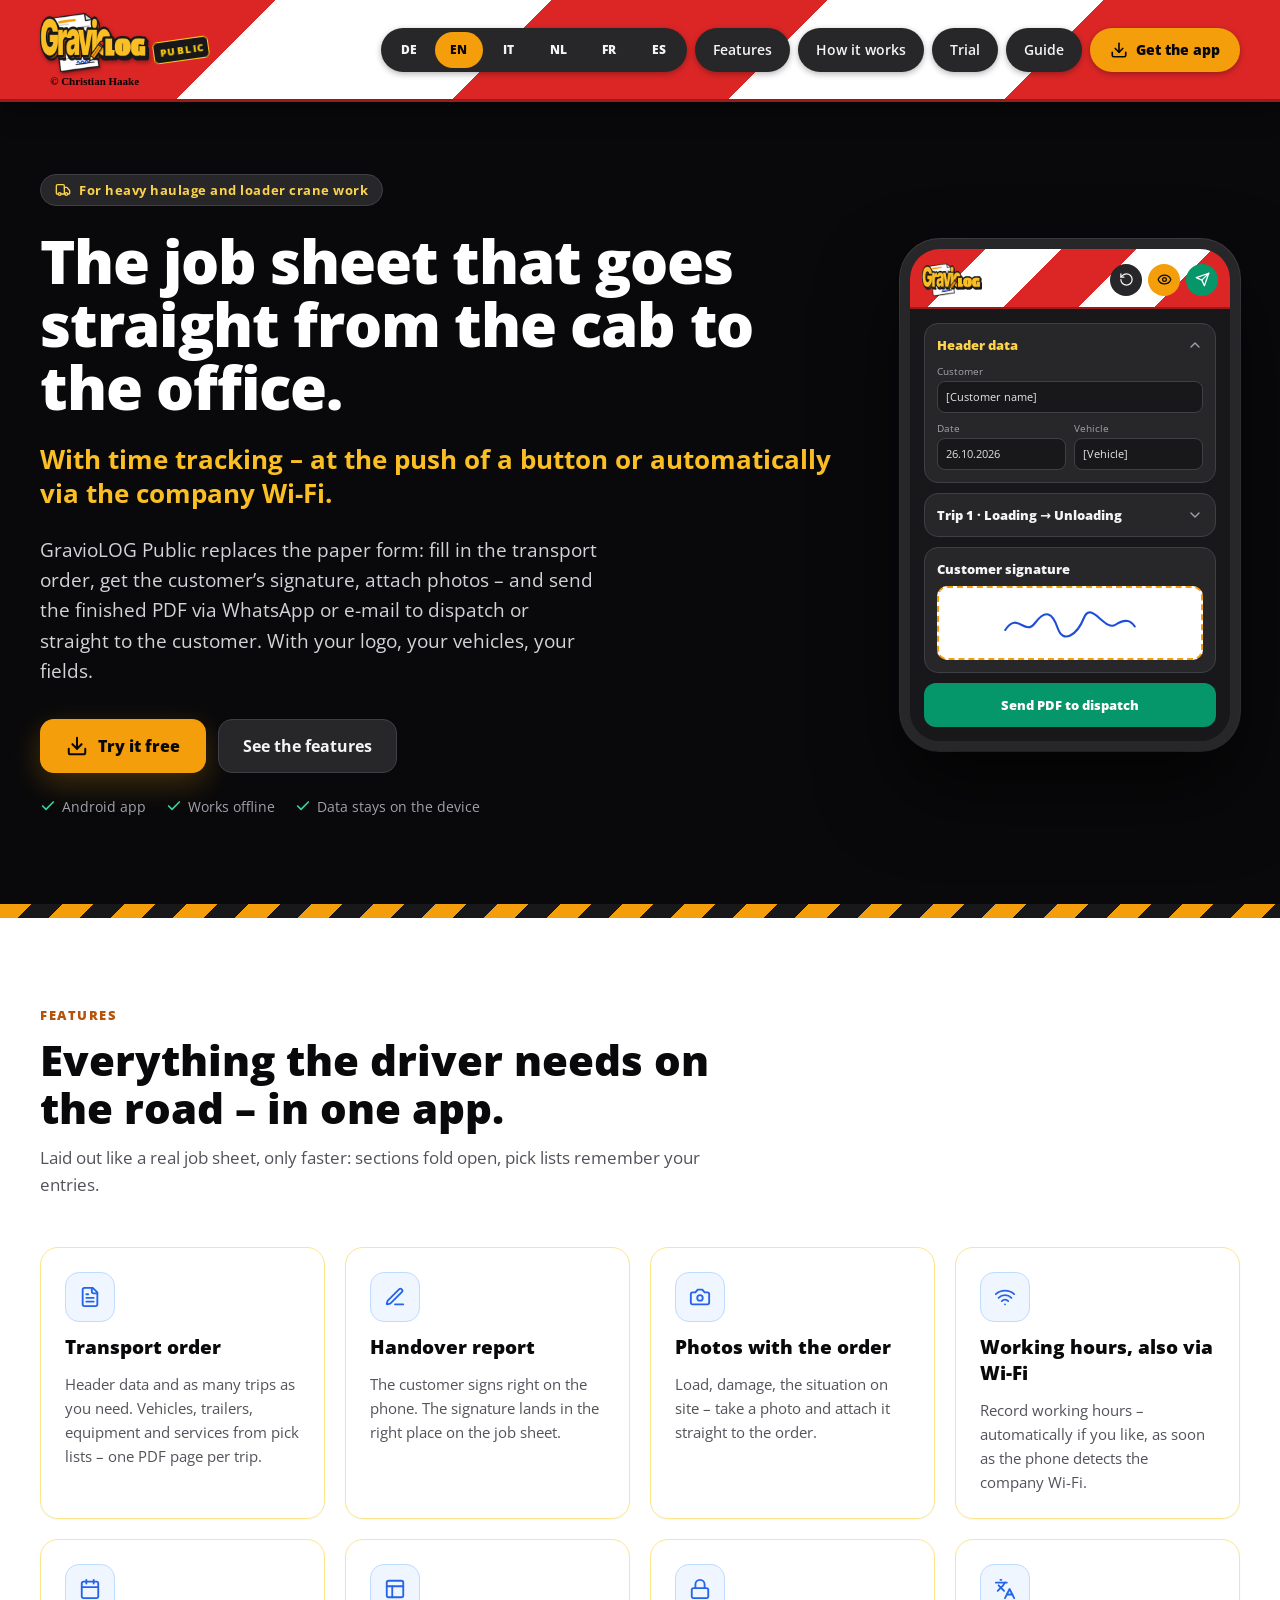
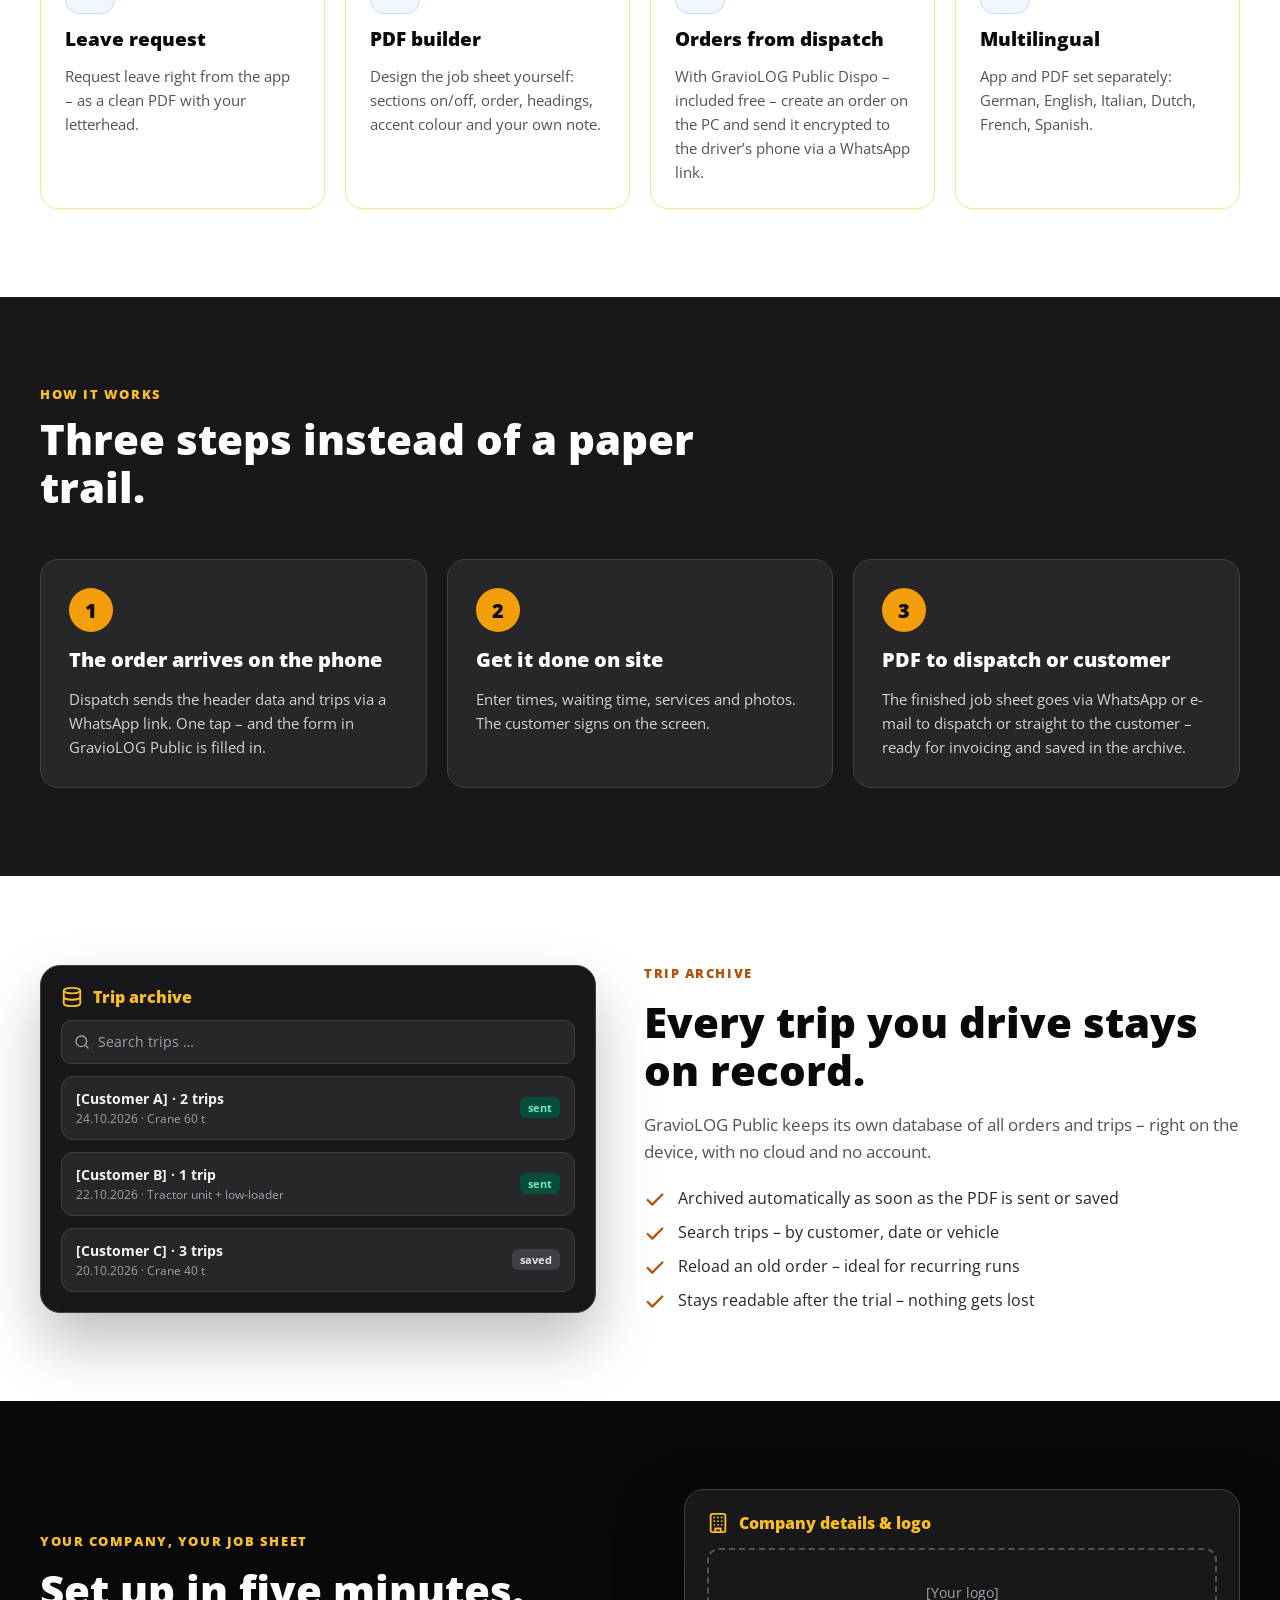
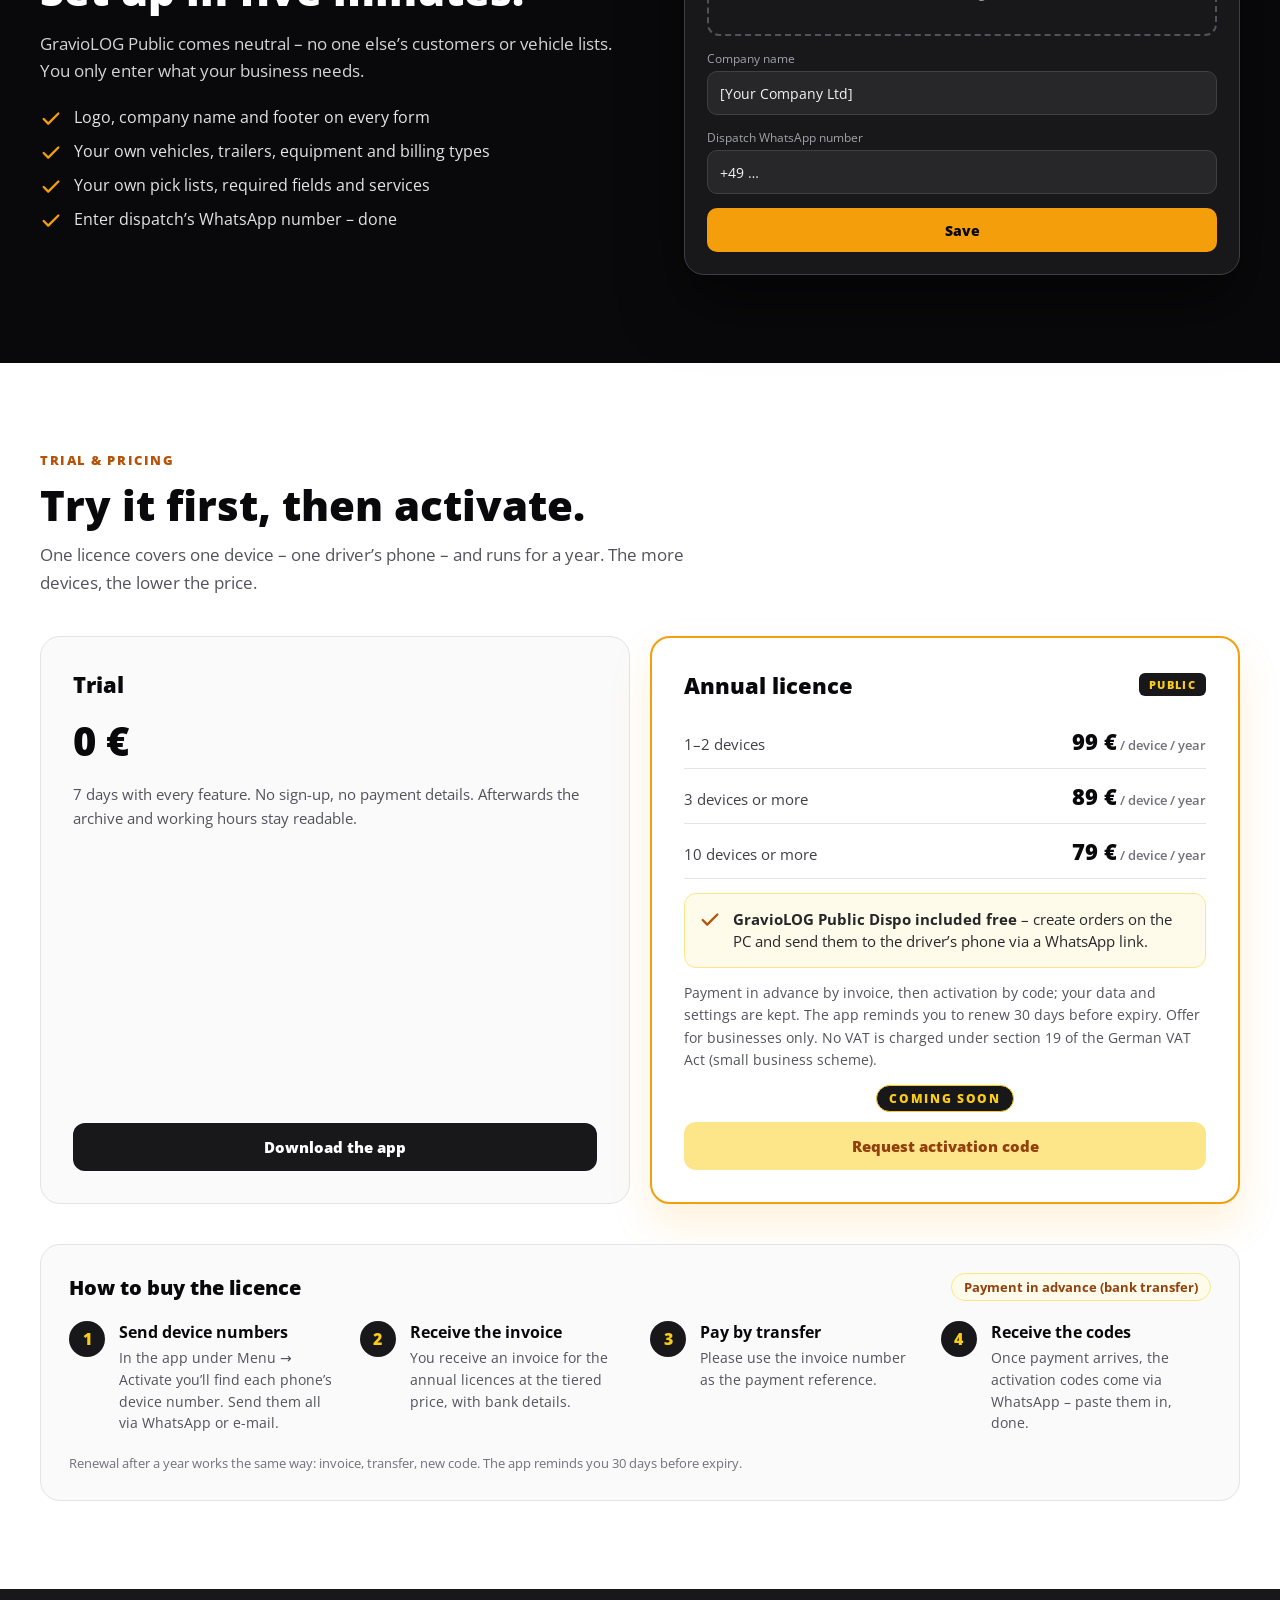
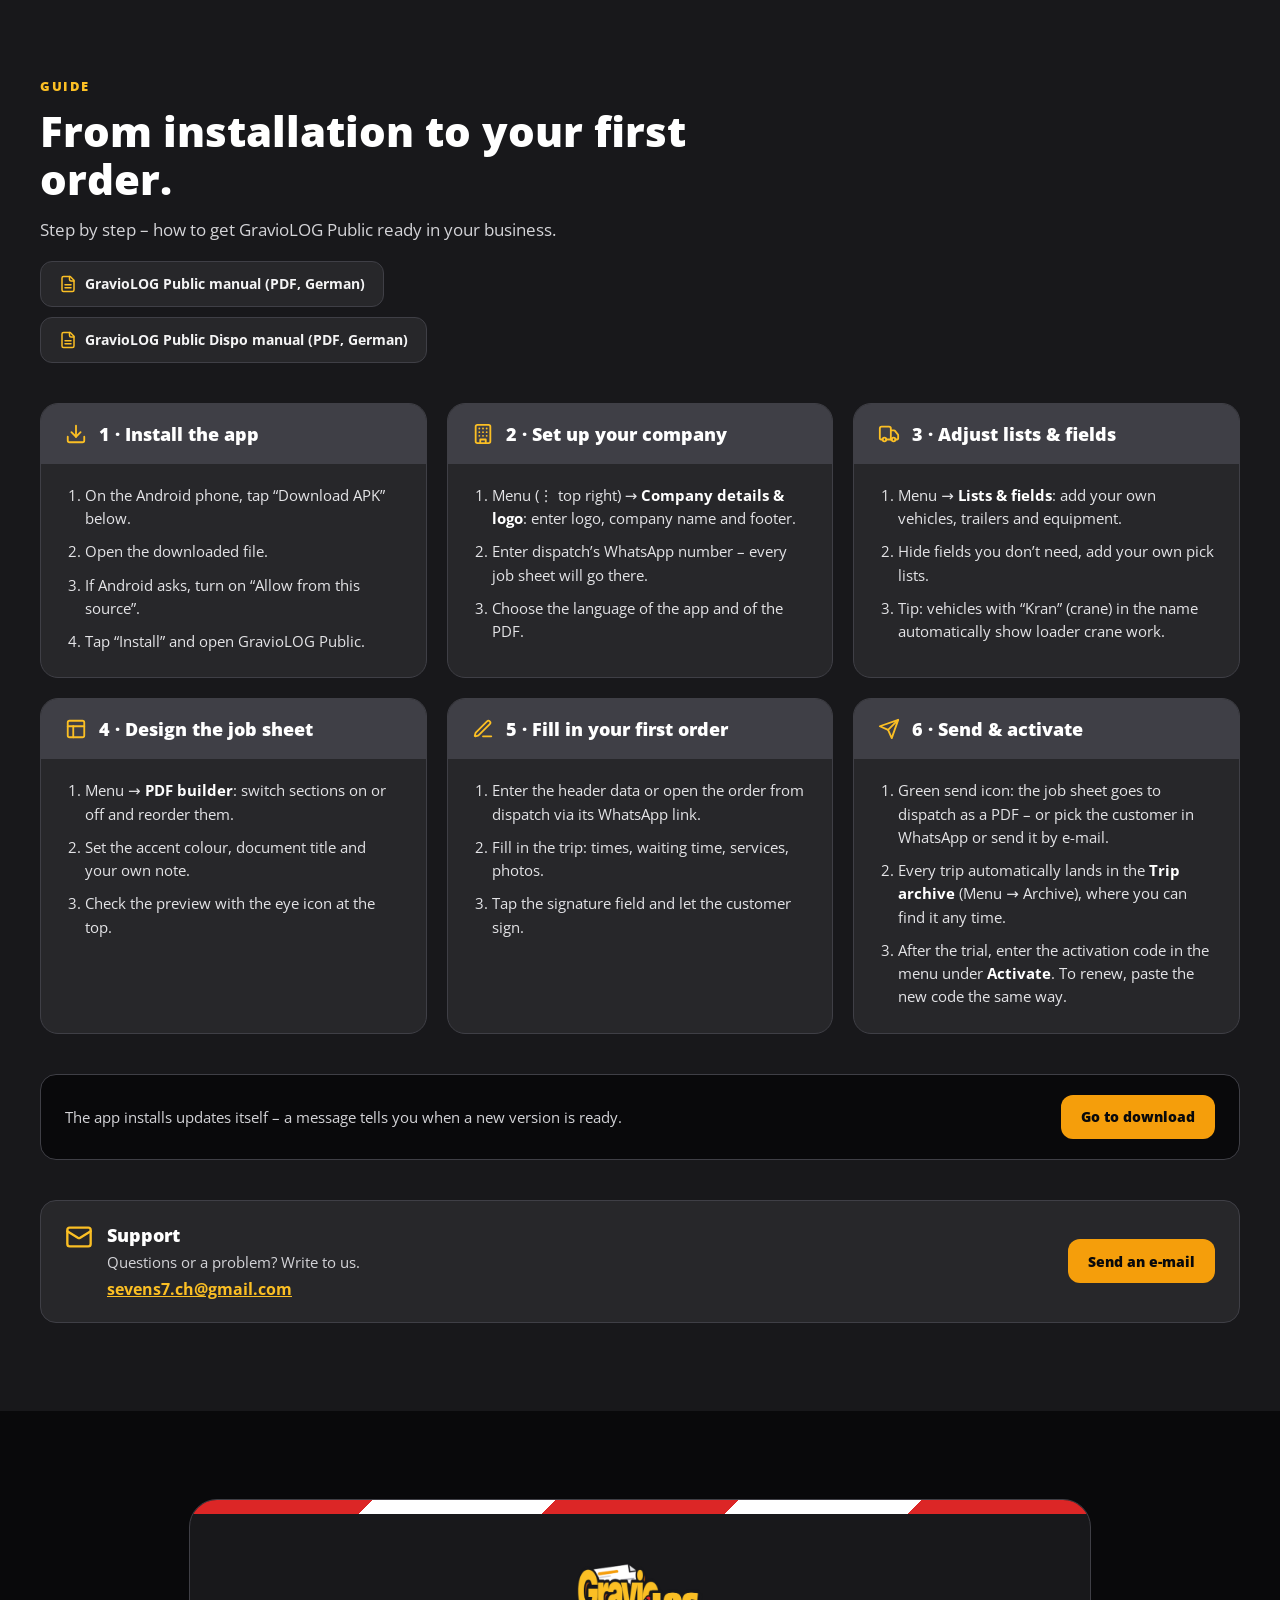
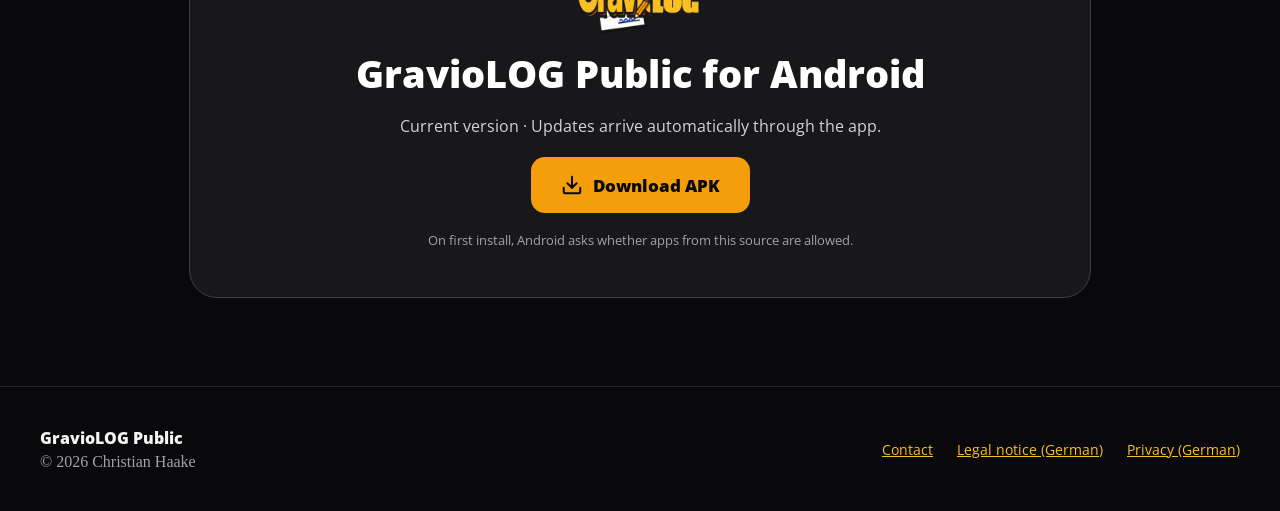
<file: en/index.html>
<!doctype html>
<html lang="en">
<head>
<meta charset="utf-8">
<meta name="viewport" content="width=device-width, initial-scale=1">
<title>GravioLOG Public – Digital transport order for Android</title>
<link rel="alternate" hreflang="de" href="https://sevens7ch-tech.github.io/Website-Gravio-Plus/"><link rel="alternate" hreflang="en" href="https://sevens7ch-tech.github.io/Website-Gravio-Plus/en/"><link rel="alternate" hreflang="it" href="https://sevens7ch-tech.github.io/Website-Gravio-Plus/it/"><link rel="alternate" hreflang="nl" href="https://sevens7ch-tech.github.io/Website-Gravio-Plus/nl/"><link rel="alternate" hreflang="fr" href="https://sevens7ch-tech.github.io/Website-Gravio-Plus/fr/"><link rel="alternate" hreflang="es" href="https://sevens7ch-tech.github.io/Website-Gravio-Plus/es/"><link rel="alternate" hreflang="x-default" href="https://sevens7ch-tech.github.io/Website-Gravio-Plus/">
<script>(function(){try{if('scrollRestoration' in history)history.scrollRestoration='manual';if(location.hash){history.replaceState(null,'',location.pathname+location.search);}window.scrollTo(0,0);window.addEventListener('load',function(){window.scrollTo(0,0);});}catch(e){}})();</script><script>(function(){try{document.addEventListener('click',function(e){var a=e.target.closest&&e.target.closest('[data-lang]');if(a)localStorage.setItem('gravio_lang',a.getAttribute('data-lang'));});}catch(e){}})();</script>
<meta name="description" content="GravioLOG Public: transport order, handover report with signature, photos, trip archive and PDF via WhatsApp – the app for heavy haulage and loader crane work.">
<link rel="icon" href="../logo.png">
<style>
@font-face{font-family:'Open Sans';src:url('../fonts/OpenSans-Variable.ttf') format('truetype');font-weight:300 800;font-display:swap}
html{scroll-behavior:smooth;scroll-padding-top:100px}body{margin:0;background:#09090b}
a{color:#fbbf24}a:hover{color:#fcd34d}
svg.ic{width:22px;height:22px;flex-shrink:0}
</style>
</head>
<body>
<!-- © 2026 Christian Haake, alle Rechte vorbehalten -->
<div style="font-family: 'Open Sans', system-ui, sans-serif; color: #f4f4f5; background: #09090b; min-height: 100vh">

  <!-- Kopfzeile wie in der App: rot-weiße Warnbake -->
  <header style="position: sticky; top: 0; z-index: 10; background: linear-gradient(135deg, #dc2626 0 20%, #ffffff 20% 40%, #dc2626 40% 60%, #ffffff 60% 80%, #dc2626 80% 100%); border-bottom: 3px solid #991b1b; box-shadow: 0 8px 24px rgba(0,0,0,.35)">
    <div style="max-width: 1200px; margin: 0 auto; padding: 12px 24px; display: flex; flex-wrap: wrap; align-items: center; justify-content: space-between; gap: 12px">
      <a href="#top" aria-label="GravioLOG Public home" style="display: flex; flex-direction: column; align-items: center; text-decoration: none; position: relative">
        <img src="../logo.png" alt="GravioLOG" style="height: 62px; width: auto; filter: drop-shadow(1px 2px 2px rgba(0,0,0,.35))">
        <span style="position: absolute; right: -60px; bottom: 26px; background: #18181b; color: #facc15; border: 1px solid #facc15; border-radius: 5px; font-size: 10px; font-weight: 800; letter-spacing: .14em; padding: 3px 4px 3px 6px; transform: rotate(-8deg)">PUBLIC</span>
        <span style="font-family: 'Dancing Script', 'Segoe Script', 'Brush Script MT', cursive; font-weight: 700; font-size: 11px; color: #000000; margin-top: 1px">© Christian Haake</span>
      </a>
      <nav aria-label="Main navigation" style="display: flex; flex-wrap: wrap; align-items: center; gap: 8px">
        <div class="lang-switch" role="group" aria-label="Sprache / Language" style="display: inline-flex; flex-wrap: wrap; gap: 2px; padding: 4px; border-radius: 999px; background: #27272a; box-shadow: 0 2px 6px rgba(0,0,0,.3)"><a href="../" hreflang="de" lang="de" title="Deutsch" data-lang="de" style="display: inline-flex; align-items: center; justify-content: center; min-width: 36px; min-height: 36px; padding: 0 6px; border-radius: 999px; background: transparent; color: #f4f4f5; font-size: 12px; font-weight: 800; letter-spacing: .04em; text-decoration: none">DE</a><a href="../en/" hreflang="en" lang="en" title="English" aria-current="page" data-lang="en" style="display: inline-flex; align-items: center; justify-content: center; min-width: 36px; min-height: 36px; padding: 0 6px; border-radius: 999px; background: #f59e0b; color: #09090b; font-size: 12px; font-weight: 800; letter-spacing: .04em; text-decoration: none">EN</a><a href="../it/" hreflang="it" lang="it" title="Italiano" data-lang="it" style="display: inline-flex; align-items: center; justify-content: center; min-width: 36px; min-height: 36px; padding: 0 6px; border-radius: 999px; background: transparent; color: #f4f4f5; font-size: 12px; font-weight: 800; letter-spacing: .04em; text-decoration: none">IT</a><a href="../nl/" hreflang="nl" lang="nl" title="Nederlands" data-lang="nl" style="display: inline-flex; align-items: center; justify-content: center; min-width: 36px; min-height: 36px; padding: 0 6px; border-radius: 999px; background: transparent; color: #f4f4f5; font-size: 12px; font-weight: 800; letter-spacing: .04em; text-decoration: none">NL</a><a href="../fr/" hreflang="fr" lang="fr" title="Français" data-lang="fr" style="display: inline-flex; align-items: center; justify-content: center; min-width: 36px; min-height: 36px; padding: 0 6px; border-radius: 999px; background: transparent; color: #f4f4f5; font-size: 12px; font-weight: 800; letter-spacing: .04em; text-decoration: none">FR</a><a href="../es/" hreflang="es" lang="es" title="Español" data-lang="es" style="display: inline-flex; align-items: center; justify-content: center; min-width: 36px; min-height: 36px; padding: 0 6px; border-radius: 999px; background: transparent; color: #f4f4f5; font-size: 12px; font-weight: 800; letter-spacing: .04em; text-decoration: none">ES</a></div>
        <a href="#funktionen" style="display: inline-flex; align-items: center; min-height: 44px; padding: 0 18px; border-radius: 999px; background: #27272a; color: #f4f4f5; font-size: 14px; font-weight: 600; text-decoration: none; box-shadow: 0 2px 6px rgba(0,0,0,.3)">Features</a>
        <a href="#ablauf" style="display: inline-flex; align-items: center; min-height: 44px; padding: 0 18px; border-radius: 999px; background: #27272a; color: #f4f4f5; font-size: 14px; font-weight: 600; text-decoration: none; box-shadow: 0 2px 6px rgba(0,0,0,.3)">How it works</a>
        <a href="#testphase" style="display: inline-flex; align-items: center; min-height: 44px; padding: 0 18px; border-radius: 999px; background: #27272a; color: #f4f4f5; font-size: 14px; font-weight: 600; text-decoration: none; box-shadow: 0 2px 6px rgba(0,0,0,.3)">Trial</a>
        <a href="#anleitung" style="display: inline-flex; align-items: center; min-height: 44px; padding: 0 18px; border-radius: 999px; background: #27272a; color: #f4f4f5; font-size: 14px; font-weight: 600; text-decoration: none; box-shadow: 0 2px 6px rgba(0,0,0,.3)">Guide</a>
        <a href="#download" style="display: inline-flex; align-items: center; gap: 8px; min-height: 44px; padding: 0 20px; border-radius: 999px; background: #f59e0b; color: #09090b; font-size: 14px; font-weight: 800; text-decoration: none; box-shadow: 0 2px 6px rgba(0,0,0,.3)">
          <svg class="ic" style="width: 18px; height: 18px" viewBox="0 0 24 24" fill="none" stroke="currentColor" stroke-width="2.2" stroke-linecap="round" stroke-linejoin="round" aria-hidden="true"><path d="M21 15v4a2 2 0 0 1-2 2H5a2 2 0 0 1-2-2v-4"></path><polyline points="7 10 12 15 17 10"></polyline><line x1="12" x2="12" y1="15" y2="3"></line></svg>
          Get the app
        </a>
      </nav>
    </div>
  </header>

  <!-- Hero -->
  <section id="top" style="background: #09090b; padding: 72px 24px 88px">
    <div style="max-width: 1200px; margin: 0 auto; display: flex; flex-wrap: wrap; align-items: center; gap: 56px">
      <div style="flex: 1 1 460px; min-width: 0; display: flex; flex-direction: column; gap: 24px">
        <span style="align-self: flex-start; display: inline-flex; align-items: center; gap: 8px; padding: 6px 14px; border-radius: 999px; background: #27272a; border: 1px solid #3f3f46; color: #fcd34d; font-size: 13px; font-weight: 700; letter-spacing: .04em">
          <svg class="ic" style="width: 16px; height: 16px" viewBox="0 0 24 24" fill="none" stroke="currentColor" stroke-width="2" stroke-linecap="round" stroke-linejoin="round" aria-hidden="true"><path d="M14 18V6a2 2 0 0 0-2-2H4a2 2 0 0 0-2 2v11a1 1 0 0 0 1 1h2"></path><path d="M15 18H9"></path><path d="M19 18h2a1 1 0 0 0 1-1v-3.65a1 1 0 0 0-.22-.624l-3.48-4.35A1 1 0 0 0 17.52 8H14"></path><circle cx="17" cy="18" r="2"></circle><circle cx="7" cy="18" r="2"></circle></svg>
          For heavy haulage and loader crane work
        </span>
        <h1 style="margin: 0; font-size: clamp(36px, 5vw, 60px); line-height: 1.05; font-weight: 800; letter-spacing: -.02em; color: #ffffff">The job sheet that goes straight from the cab to the office.</h1>
        <p style="margin: 0; font-size: clamp(20px, 2.4vw, 26px); line-height: 1.3; font-weight: 700; color: #fbbf24">With time tracking – at the push of a button or automatically via the company Wi-Fi.</p>
        <p style="margin: 0; font-size: 19px; line-height: 1.6; color: #d4d4d8; max-width: 560px">GravioLOG Public replaces the paper form: fill in the transport order, get the customer’s signature, attach photos – and send the finished PDF via WhatsApp or e-mail to dispatch or straight to the customer. With your logo, your vehicles, your fields.</p>
        <div style="display: flex; flex-wrap: wrap; gap: 12px; padding-top: 8px">
          <a href="#download" style="display: inline-flex; align-items: center; gap: 10px; min-height: 52px; padding: 0 26px; border-radius: 14px; background: #f59e0b; color: #09090b; font-size: 16px; font-weight: 800; text-decoration: none; box-shadow: 0 10px 30px rgba(245,158,11,.25)">
            <svg class="ic" viewBox="0 0 24 24" fill="none" stroke="currentColor" stroke-width="2.2" stroke-linecap="round" stroke-linejoin="round" aria-hidden="true"><path d="M21 15v4a2 2 0 0 1-2 2H5a2 2 0 0 1-2-2v-4"></path><polyline points="7 10 12 15 17 10"></polyline><line x1="12" x2="12" y1="15" y2="3"></line></svg>
            Try it free
          </a>
          <a href="#funktionen" style="display: inline-flex; align-items: center; min-height: 52px; padding: 0 24px; border-radius: 14px; background: #27272a; border: 1px solid #3f3f46; color: #f4f4f5; font-size: 16px; font-weight: 700; text-decoration: none">See the features</a>
        </div>
        <div style="display: flex; flex-wrap: wrap; gap: 20px; color: #a1a1aa; font-size: 14px">
          <span style="display: inline-flex; align-items: center; gap: 6px"><svg class="ic" style="width: 16px; height: 16px; color: #34d399" viewBox="0 0 24 24" fill="none" stroke="currentColor" stroke-width="2.5" stroke-linecap="round" stroke-linejoin="round" aria-hidden="true"><path d="M20 6 9 17l-5-5"></path></svg>Android app</span>
          <span style="display: inline-flex; align-items: center; gap: 6px"><svg class="ic" style="width: 16px; height: 16px; color: #34d399" viewBox="0 0 24 24" fill="none" stroke="currentColor" stroke-width="2.5" stroke-linecap="round" stroke-linejoin="round" aria-hidden="true"><path d="M20 6 9 17l-5-5"></path></svg>Works offline</span>
          <span style="display: inline-flex; align-items: center; gap: 6px"><svg class="ic" style="width: 16px; height: 16px; color: #34d399" viewBox="0 0 24 24" fill="none" stroke="currentColor" stroke-width="2.5" stroke-linecap="round" stroke-linejoin="round" aria-hidden="true"><path d="M20 6 9 17l-5-5"></path></svg>Data stays on the device</span>
        </div>
      </div>

      <!-- Handy-Mockup der App -->
      <div style="flex: 0 1 340px; min-width: 0; display: flex; justify-content: center">
        <div style="width: 320px; max-width: 100%; border-radius: 40px; background: #18181b; border: 10px solid #27272a; box-shadow: 0 40px 80px rgba(0,0,0,.6), 0 0 0 1px #3f3f46; overflow: hidden">
          <div style="background: linear-gradient(135deg, #dc2626 0 20%, #ffffff 20% 40%, #dc2626 40% 60%, #ffffff 60% 80%, #dc2626 80% 100%); border-bottom: 2px solid #991b1b; padding: 14px 12px 10px; display: flex; align-items: center; justify-content: space-between">
            <img src="../logo.png" alt="" style="height: 34px; width: auto">
            <div style="display: flex; gap: 6px">
              <span style="width: 32px; height: 32px; border-radius: 999px; background: #27272a; color: #f4f4f5; display: flex; align-items: center; justify-content: center"><svg class="ic" style="width: 15px; height: 15px" viewBox="0 0 24 24" fill="none" stroke="currentColor" stroke-width="2" stroke-linecap="round" stroke-linejoin="round" aria-hidden="true"><path d="M3 12a9 9 0 1 0 9-9 9.75 9.75 0 0 0-6.74 2.74L3 8"></path><path d="M3 3v5h5"></path></svg></span>
              <span style="width: 32px; height: 32px; border-radius: 999px; background: #f59e0b; color: #09090b; display: flex; align-items: center; justify-content: center"><svg class="ic" style="width: 15px; height: 15px" viewBox="0 0 24 24" fill="none" stroke="currentColor" stroke-width="2" stroke-linecap="round" stroke-linejoin="round" aria-hidden="true"><path d="M2.062 12.348a1 1 0 0 1 0-.696 10.75 10.75 0 0 1 19.876 0 1 1 0 0 1 0 .696 10.75 10.75 0 0 1-19.876 0"></path><circle cx="12" cy="12" r="3"></circle></svg></span>
              <span style="width: 32px; height: 32px; border-radius: 999px; background: #059669; color: #ffffff; display: flex; align-items: center; justify-content: center"><svg class="ic" style="width: 15px; height: 15px" viewBox="0 0 24 24" fill="none" stroke="currentColor" stroke-width="2" stroke-linecap="round" stroke-linejoin="round" aria-hidden="true"><path d="m22 2-7 20-4-9-9-4Z"></path><path d="M22 2 11 13"></path></svg></span>
            </div>
          </div>
          <div style="padding: 14px; display: flex; flex-direction: column; gap: 10px; background: #18181b">
            <div style="border-radius: 14px; background: #27272a; border: 1px solid #3f3f46; padding: 12px">
              <div style="display: flex; align-items: center; justify-content: space-between; margin-bottom: 10px">
                <span style="font-size: 13px; font-weight: 800; color: #fcd34d">Header data</span>
                <svg class="ic" style="width: 16px; height: 16px; color: #a1a1aa" viewBox="0 0 24 24" fill="none" stroke="currentColor" stroke-width="2" stroke-linecap="round" stroke-linejoin="round" aria-hidden="true"><path d="m18 15-6-6-6 6"></path></svg>
              </div>
              <div style="font-size: 10px; color: #a1a1aa; margin-bottom: 3px">Customer</div>
              <div style="height: 30px; border-radius: 8px; background: #18181b; border: 1px solid #3f3f46; margin-bottom: 8px; padding: 0 8px; display: flex; align-items: center; font-size: 11px; color: #e4e4e7">[Customer name]</div>
              <div style="display: flex; gap: 8px">
                <div style="flex: 1">
                  <div style="font-size: 10px; color: #a1a1aa; margin-bottom: 3px">Date</div>
                  <div style="height: 30px; border-radius: 8px; background: #18181b; border: 1px solid #3f3f46; padding: 0 8px; display: flex; align-items: center; font-size: 11px; color: #e4e4e7">26.10.2026</div>
                </div>
                <div style="flex: 1">
                  <div style="font-size: 10px; color: #a1a1aa; margin-bottom: 3px">Vehicle</div>
                  <div style="height: 30px; border-radius: 8px; background: #18181b; border: 1px solid #3f3f46; padding: 0 8px; display: flex; align-items: center; font-size: 11px; color: #e4e4e7">[Vehicle]</div>
                </div>
              </div>
            </div>
            <div style="border-radius: 14px; background: #27272a; border: 1px solid #3f3f46; padding: 12px; display: flex; align-items: center; justify-content: space-between">
              <span style="font-size: 13px; font-weight: 800; color: #f4f4f5">Trip 1 · Loading → Unloading</span>
              <svg class="ic" style="width: 16px; height: 16px; color: #a1a1aa" viewBox="0 0 24 24" fill="none" stroke="currentColor" stroke-width="2" stroke-linecap="round" stroke-linejoin="round" aria-hidden="true"><path d="m6 9 6 6 6-6"></path></svg>
            </div>
            <div style="border-radius: 14px; background: #27272a; border: 1px solid #3f3f46; padding: 12px">
              <div style="font-size: 13px; font-weight: 800; color: #f4f4f5; margin-bottom: 8px">Customer signature</div>
              <div style="height: 70px; border-radius: 10px; background: #ffffff; border: 2px dashed #f59e0b; display: flex; align-items: center; justify-content: center">
                <svg viewBox="0 0 160 40" style="width: 140px; height: 36px" aria-hidden="true"><path d="M6 28 C 20 6, 28 36, 40 20 S 60 8, 66 26 S 88 34, 96 14 S 120 30, 132 22 S 150 18, 154 24" fill="none" stroke="#1d4ed8" stroke-width="2.4" stroke-linecap="round"></path></svg>
              </div>
            </div>
            <div style="height: 44px; border-radius: 12px; background: #059669; color: #ffffff; font-size: 13px; font-weight: 800; display: flex; align-items: center; justify-content: center; gap: 8px">Send PDF to dispatch</div>
          </div>
        </div>
      </div>
    </div>
  </section>

  <!-- Warnband als Trenner -->
  <div aria-hidden="true" style="height: 14px; background: repeating-linear-gradient(135deg, #f59e0b 0 22px, #18181b 22px 44px)"></div>

  <!-- Funktionen (helle Fläche wie der Day Mode der App) -->
  <section id="funktionen" style="background: #ffffff; color: #18181b; padding: 88px 24px">
    <div style="max-width: 1200px; margin: 0 auto; display: flex; flex-direction: column; gap: 48px">
      <div style="display: flex; flex-direction: column; gap: 12px; max-width: 680px">
        <span style="font-size: 13px; font-weight: 800; letter-spacing: .12em; color: #b45309">FEATURES</span>
        <h2 style="margin: 0; font-size: clamp(28px, 3.6vw, 42px); line-height: 1.15; font-weight: 800; color: #09090b">Everything the driver needs on the road – in one app.</h2>
        <p style="margin: 0; font-size: 17px; line-height: 1.6; color: #52525b">Laid out like a real job sheet, only faster: sections fold open, pick lists remember your entries.</p>
      </div>
      <div style="display: grid; grid-template-columns: repeat(auto-fit, minmax(260px, 1fr)); gap: 20px">

        <div style="border-radius: 18px; background: #ffffff; border: 1px solid #fde68a; padding: 24px; display: flex; flex-direction: column; gap: 12px; box-shadow: 0 1px 2px rgba(0,0,0,.04)">
          <span style="width: 48px; height: 48px; border-radius: 14px; background: #eff6ff; border: 1px solid #bfdbfe; color: #2563eb; display: flex; align-items: center; justify-content: center"><svg class="ic" viewBox="0 0 24 24" fill="none" stroke="currentColor" stroke-width="2" stroke-linecap="round" stroke-linejoin="round" aria-hidden="true"><path d="M15 2H6a2 2 0 0 0-2 2v16a2 2 0 0 0 2 2h12a2 2 0 0 0 2-2V7Z"></path><path d="M14 2v4a2 2 0 0 0 2 2h4"></path><path d="M16 13H8"></path><path d="M16 17H8"></path><path d="M10 9H8"></path></svg></span>
          <h3 style="margin: 0; font-size: 19px; font-weight: 800; color: #09090b">Transport order</h3>
          <p style="margin: 0; font-size: 15px; line-height: 1.6; color: #52525b">Header data and as many trips as you need. Vehicles, trailers, equipment and services from pick lists – one PDF page per trip.</p>
        </div>

        <div style="border-radius: 18px; background: #ffffff; border: 1px solid #fde68a; padding: 24px; display: flex; flex-direction: column; gap: 12px; box-shadow: 0 1px 2px rgba(0,0,0,.04)">
          <span style="width: 48px; height: 48px; border-radius: 14px; background: #eff6ff; border: 1px solid #bfdbfe; color: #2563eb; display: flex; align-items: center; justify-content: center"><svg class="ic" viewBox="0 0 24 24" fill="none" stroke="currentColor" stroke-width="2" stroke-linecap="round" stroke-linejoin="round" aria-hidden="true"><path d="M12 20h9"></path><path d="M16.376 3.622a1 1 0 0 1 3.002 3.002L7.368 18.635a2 2 0 0 1-.855.506l-2.872.838a.5.5 0 0 1-.62-.62l.838-2.872a2 2 0 0 1 .506-.854z"></path></svg></span>
          <h3 style="margin: 0; font-size: 19px; font-weight: 800; color: #09090b">Handover report</h3>
          <p style="margin: 0; font-size: 15px; line-height: 1.6; color: #52525b">The customer signs right on the phone. The signature lands in the right place on the job sheet.</p>
        </div>

        <div style="border-radius: 18px; background: #ffffff; border: 1px solid #fde68a; padding: 24px; display: flex; flex-direction: column; gap: 12px; box-shadow: 0 1px 2px rgba(0,0,0,.04)">
          <span style="width: 48px; height: 48px; border-radius: 14px; background: #eff6ff; border: 1px solid #bfdbfe; color: #2563eb; display: flex; align-items: center; justify-content: center"><svg class="ic" viewBox="0 0 24 24" fill="none" stroke="currentColor" stroke-width="2" stroke-linecap="round" stroke-linejoin="round" aria-hidden="true"><path d="M14.5 4h-5L7 7H4a2 2 0 0 0-2 2v9a2 2 0 0 0 2 2h16a2 2 0 0 0 2-2V9a2 2 0 0 0-2-2h-3l-2.5-3z"></path><circle cx="12" cy="13" r="3"></circle></svg></span>
          <h3 style="margin: 0; font-size: 19px; font-weight: 800; color: #09090b">Photos with the order</h3>
          <p style="margin: 0; font-size: 15px; line-height: 1.6; color: #52525b">Load, damage, the situation on site – take a photo and attach it straight to the order.</p>
        </div>

        <div style="border-radius: 18px; background: #ffffff; border: 1px solid #fde68a; padding: 24px; display: flex; flex-direction: column; gap: 12px; box-shadow: 0 1px 2px rgba(0,0,0,.04)">
          <span style="width: 48px; height: 48px; border-radius: 14px; background: #eff6ff; border: 1px solid #bfdbfe; color: #2563eb; display: flex; align-items: center; justify-content: center"><svg class="ic" viewBox="0 0 24 24" fill="none" stroke="currentColor" stroke-width="2" stroke-linecap="round" stroke-linejoin="round" aria-hidden="true"><path d="M12 20h.01"></path><path d="M2 8.82a15 15 0 0 1 20 0"></path><path d="M5 12.859a10 10 0 0 1 14 0"></path><path d="M8.5 16.429a5 5 0 0 1 7 0"></path></svg></span>
          <h3 style="margin: 0; font-size: 19px; font-weight: 800; color: #09090b">Working hours, also via Wi-Fi</h3>
          <p style="margin: 0; font-size: 15px; line-height: 1.6; color: #52525b">Record working hours – automatically if you like, as soon as the phone detects the company Wi-Fi.</p>
        </div>

        <div style="border-radius: 18px; background: #ffffff; border: 1px solid #fde68a; padding: 24px; display: flex; flex-direction: column; gap: 12px; box-shadow: 0 1px 2px rgba(0,0,0,.04)">
          <span style="width: 48px; height: 48px; border-radius: 14px; background: #eff6ff; border: 1px solid #bfdbfe; color: #2563eb; display: flex; align-items: center; justify-content: center"><svg class="ic" viewBox="0 0 24 24" fill="none" stroke="currentColor" stroke-width="2" stroke-linecap="round" stroke-linejoin="round" aria-hidden="true"><rect width="18" height="18" x="3" y="4" rx="2"></rect><path d="M16 2v4"></path><path d="M8 2v4"></path><path d="M3 10h18"></path></svg></span>
          <h3 style="margin: 0; font-size: 19px; font-weight: 800; color: #09090b">Leave request</h3>
          <p style="margin: 0; font-size: 15px; line-height: 1.6; color: #52525b">Request leave right from the app – as a clean PDF with your letterhead.</p>
        </div>

        <div style="border-radius: 18px; background: #ffffff; border: 1px solid #fde68a; padding: 24px; display: flex; flex-direction: column; gap: 12px; box-shadow: 0 1px 2px rgba(0,0,0,.04)">
          <span style="width: 48px; height: 48px; border-radius: 14px; background: #eff6ff; border: 1px solid #bfdbfe; color: #2563eb; display: flex; align-items: center; justify-content: center"><svg class="ic" viewBox="0 0 24 24" fill="none" stroke="currentColor" stroke-width="2" stroke-linecap="round" stroke-linejoin="round" aria-hidden="true"><rect width="18" height="18" x="3" y="3" rx="2"></rect><path d="M3 9h18"></path><path d="M9 21V9"></path></svg></span>
          <h3 style="margin: 0; font-size: 19px; font-weight: 800; color: #09090b">PDF builder</h3>
          <p style="margin: 0; font-size: 15px; line-height: 1.6; color: #52525b">Design the job sheet yourself: sections on/off, order, headings, accent colour and your own note.</p>
        </div>

        <div style="border-radius: 18px; background: #ffffff; border: 1px solid #fde68a; padding: 24px; display: flex; flex-direction: column; gap: 12px; box-shadow: 0 1px 2px rgba(0,0,0,.04)">
          <span style="width: 48px; height: 48px; border-radius: 14px; background: #eff6ff; border: 1px solid #bfdbfe; color: #2563eb; display: flex; align-items: center; justify-content: center"><svg class="ic" viewBox="0 0 24 24" fill="none" stroke="currentColor" stroke-width="2" stroke-linecap="round" stroke-linejoin="round" aria-hidden="true"><rect width="18" height="11" x="3" y="11" rx="2" ry="2"></rect><path d="M7 11V7a5 5 0 0 1 10 0v4"></path></svg></span>
          <h3 style="margin: 0; font-size: 19px; font-weight: 800; color: #09090b">Orders from dispatch</h3>
          <p style="margin: 0; font-size: 15px; line-height: 1.6; color: #52525b">With GravioLOG Public Dispo – included free – create an order on the PC and send it encrypted to the driver’s phone via a WhatsApp link.</p>
        </div>

        <div style="border-radius: 18px; background: #ffffff; border: 1px solid #fde68a; padding: 24px; display: flex; flex-direction: column; gap: 12px; box-shadow: 0 1px 2px rgba(0,0,0,.04)">
          <span style="width: 48px; height: 48px; border-radius: 14px; background: #eff6ff; border: 1px solid #bfdbfe; color: #2563eb; display: flex; align-items: center; justify-content: center"><svg class="ic" viewBox="0 0 24 24" fill="none" stroke="currentColor" stroke-width="2" stroke-linecap="round" stroke-linejoin="round" aria-hidden="true"><path d="m5 8 6 6"></path><path d="m4 14 6-6 2-3"></path><path d="M2 5h12"></path><path d="M7 2h1"></path><path d="m22 22-5-10-5 10"></path><path d="M14 18h6"></path></svg></span>
          <h3 style="margin: 0; font-size: 19px; font-weight: 800; color: #09090b">Multilingual</h3>
          <p style="margin: 0; font-size: 15px; line-height: 1.6; color: #52525b">App and PDF set separately: German, English, Italian, Dutch, French, Spanish.</p>
        </div>

      </div>
    </div>
  </section>

  <!-- Ablauf -->
  <section id="ablauf" style="background: #18181b; padding: 88px 24px">
    <div style="max-width: 1200px; margin: 0 auto; display: flex; flex-direction: column; gap: 48px">
      <div style="display: flex; flex-direction: column; gap: 12px; max-width: 680px">
        <span style="font-size: 13px; font-weight: 800; letter-spacing: .12em; color: #fbbf24">HOW IT WORKS</span>
        <h2 style="margin: 0; font-size: clamp(28px, 3.6vw, 42px); line-height: 1.15; font-weight: 800; color: #ffffff">Three steps instead of a paper trail.</h2>
      </div>
      <div style="display: grid; grid-template-columns: repeat(auto-fit, minmax(280px, 1fr)); gap: 20px">
        <div style="border-radius: 18px; background: #27272a; border: 1px solid #3f3f46; padding: 28px; display: flex; flex-direction: column; gap: 14px">
          <span style="width: 44px; height: 44px; border-radius: 999px; background: #f59e0b; color: #09090b; font-size: 20px; font-weight: 800; display: flex; align-items: center; justify-content: center">1</span>
          <h3 style="margin: 0; font-size: 20px; font-weight: 800; color: #ffffff">The order arrives on the phone</h3>
          <p style="margin: 0; font-size: 15px; line-height: 1.6; color: #d4d4d8">Dispatch sends the header data and trips via a WhatsApp link. One tap – and the form in GravioLOG Public is filled in.</p>
        </div>
        <div style="border-radius: 18px; background: #27272a; border: 1px solid #3f3f46; padding: 28px; display: flex; flex-direction: column; gap: 14px">
          <span style="width: 44px; height: 44px; border-radius: 999px; background: #f59e0b; color: #09090b; font-size: 20px; font-weight: 800; display: flex; align-items: center; justify-content: center">2</span>
          <h3 style="margin: 0; font-size: 20px; font-weight: 800; color: #ffffff">Get it done on site</h3>
          <p style="margin: 0; font-size: 15px; line-height: 1.6; color: #d4d4d8">Enter times, waiting time, services and photos. The customer signs on the screen.</p>
        </div>
        <div style="border-radius: 18px; background: #27272a; border: 1px solid #3f3f46; padding: 28px; display: flex; flex-direction: column; gap: 14px">
          <span style="width: 44px; height: 44px; border-radius: 999px; background: #f59e0b; color: #09090b; font-size: 20px; font-weight: 800; display: flex; align-items: center; justify-content: center">3</span>
          <h3 style="margin: 0; font-size: 20px; font-weight: 800; color: #ffffff">PDF to dispatch or customer</h3>
          <p style="margin: 0; font-size: 15px; line-height: 1.6; color: #d4d4d8">The finished job sheet goes via WhatsApp or e-mail to dispatch or straight to the customer – ready for invoicing and saved in the archive.</p>
        </div>
      </div>
    </div>
  </section>

  <!-- Tour-Archiv -->
  <section id="archiv" style="background: #ffffff; color: #18181b; padding: 88px 24px">
    <div style="max-width: 1200px; margin: 0 auto; display: flex; flex-wrap: wrap; align-items: center; gap: 48px">
      <!-- Archiv-Fenster wie in der App -->
      <div style="flex: 1 1 380px; min-width: 0">
        <div style="border-radius: 20px; background: #18181b; border: 1px solid #3f3f46; padding: 20px; display: flex; flex-direction: column; gap: 12px; box-shadow: 0 30px 60px rgba(0,0,0,.25)">
          <div style="display: flex; align-items: center; gap: 10px; color: #fbbf24; font-weight: 800; font-size: 16px">
            <svg class="ic" viewBox="0 0 24 24" fill="none" stroke="currentColor" stroke-width="2" stroke-linecap="round" stroke-linejoin="round" aria-hidden="true"><ellipse cx="12" cy="5" rx="9" ry="3"></ellipse><path d="M3 5v14a9 3 0 0 0 18 0V5"></path><path d="M3 12a9 3 0 0 0 18 0"></path></svg>
            Trip archive
          </div>
          <div style="height: 42px; border-radius: 10px; background: #27272a; border: 1px solid #3f3f46; padding: 0 12px; display: flex; align-items: center; gap: 8px; font-size: 14px; color: #a1a1aa">
            <svg class="ic" style="width: 16px; height: 16px" viewBox="0 0 24 24" fill="none" stroke="currentColor" stroke-width="2" stroke-linecap="round" stroke-linejoin="round" aria-hidden="true"><circle cx="11" cy="11" r="8"></circle><path d="m21 21-4.3-4.3"></path></svg>
            Search trips …
          </div>
          <div style="border-radius: 12px; background: #27272a; border: 1px solid #3f3f46; padding: 12px 14px; display: flex; align-items: center; justify-content: space-between; gap: 12px">
            <div style="display: flex; flex-direction: column; gap: 2px; min-width: 0">
              <span style="font-size: 14px; font-weight: 700; color: #f4f4f5">[Customer A] · 2 trips</span>
              <span style="font-size: 12px; color: #a1a1aa">24.10.2026 · Crane 60 t</span>
            </div>
            <span style="flex-shrink: 0; padding: 3px 8px; border-radius: 6px; background: #064e3b; color: #6ee7b7; font-size: 11px; font-weight: 700">sent</span>
          </div>
          <div style="border-radius: 12px; background: #27272a; border: 1px solid #3f3f46; padding: 12px 14px; display: flex; align-items: center; justify-content: space-between; gap: 12px">
            <div style="display: flex; flex-direction: column; gap: 2px; min-width: 0">
              <span style="font-size: 14px; font-weight: 700; color: #f4f4f5">[Customer B] · 1 trip</span>
              <span style="font-size: 12px; color: #a1a1aa">22.10.2026 · Tractor unit + low-loader</span>
            </div>
            <span style="flex-shrink: 0; padding: 3px 8px; border-radius: 6px; background: #064e3b; color: #6ee7b7; font-size: 11px; font-weight: 700">sent</span>
          </div>
          <div style="border-radius: 12px; background: #27272a; border: 1px solid #3f3f46; padding: 12px 14px; display: flex; align-items: center; justify-content: space-between; gap: 12px">
            <div style="display: flex; flex-direction: column; gap: 2px; min-width: 0">
              <span style="font-size: 14px; font-weight: 700; color: #f4f4f5">[Customer C] · 3 trips</span>
              <span style="font-size: 12px; color: #a1a1aa">20.10.2026 · Crane 40 t</span>
            </div>
            <span style="flex-shrink: 0; padding: 3px 8px; border-radius: 6px; background: #3f3f46; color: #e4e4e7; font-size: 11px; font-weight: 700">saved</span>
          </div>
        </div>
      </div>
      <div style="flex: 1 1 420px; min-width: 0; display: flex; flex-direction: column; gap: 16px">
        <span style="font-size: 13px; font-weight: 800; letter-spacing: .12em; color: #b45309">TRIP ARCHIVE</span>
        <h2 style="margin: 0; font-size: clamp(28px, 3.6vw, 42px); line-height: 1.15; font-weight: 800; color: #09090b">Every trip you drive stays on record.</h2>
        <p style="margin: 0; font-size: 17px; line-height: 1.6; color: #52525b">GravioLOG Public keeps its own database of all orders and trips – right on the device, with no cloud and no account.</p>
        <div style="display: flex; flex-direction: column; gap: 10px; padding-top: 6px">
          <div style="display: flex; gap: 12px; align-items: flex-start; font-size: 16px; color: #27272a"><svg class="ic" style="color: #b45309; margin-top: 2px" viewBox="0 0 24 24" fill="none" stroke="currentColor" stroke-width="2.5" stroke-linecap="round" stroke-linejoin="round" aria-hidden="true"><path d="M20 6 9 17l-5-5"></path></svg><span>Archived automatically as soon as the PDF is sent or saved</span></div>
          <div style="display: flex; gap: 12px; align-items: flex-start; font-size: 16px; color: #27272a"><svg class="ic" style="color: #b45309; margin-top: 2px" viewBox="0 0 24 24" fill="none" stroke="currentColor" stroke-width="2.5" stroke-linecap="round" stroke-linejoin="round" aria-hidden="true"><path d="M20 6 9 17l-5-5"></path></svg><span>Search trips – by customer, date or vehicle</span></div>
          <div style="display: flex; gap: 12px; align-items: flex-start; font-size: 16px; color: #27272a"><svg class="ic" style="color: #b45309; margin-top: 2px" viewBox="0 0 24 24" fill="none" stroke="currentColor" stroke-width="2.5" stroke-linecap="round" stroke-linejoin="round" aria-hidden="true"><path d="M20 6 9 17l-5-5"></path></svg><span>Reload an old order – ideal for recurring runs</span></div>
          <div style="display: flex; gap: 12px; align-items: flex-start; font-size: 16px; color: #27272a"><svg class="ic" style="color: #b45309; margin-top: 2px" viewBox="0 0 24 24" fill="none" stroke="currentColor" stroke-width="2.5" stroke-linecap="round" stroke-linejoin="round" aria-hidden="true"><path d="M20 6 9 17l-5-5"></path></svg><span>Stays readable after the trial – nothing gets lost</span></div>
        </div>
      </div>
    </div>
  </section>

  <!-- Eigene Firma -->
  <section style="background: #09090b; padding: 88px 24px">
    <div style="max-width: 1200px; margin: 0 auto; display: flex; flex-wrap: wrap; align-items: center; gap: 48px">
      <div style="flex: 1 1 420px; min-width: 0; display: flex; flex-direction: column; gap: 16px">
        <span style="font-size: 13px; font-weight: 800; letter-spacing: .12em; color: #fbbf24">YOUR COMPANY, YOUR JOB SHEET</span>
        <h2 style="margin: 0; font-size: clamp(28px, 3.6vw, 42px); line-height: 1.15; font-weight: 800; color: #ffffff">Set up in five minutes.</h2>
        <p style="margin: 0; font-size: 17px; line-height: 1.6; color: #d4d4d8">GravioLOG Public comes neutral – no one else’s customers or vehicle lists. You only enter what your business needs.</p>
        <div style="display: flex; flex-direction: column; gap: 10px; padding-top: 6px">
          <div style="display: flex; gap: 12px; align-items: flex-start; font-size: 16px; color: #e4e4e7"><svg class="ic" style="color: #f59e0b; margin-top: 2px" viewBox="0 0 24 24" fill="none" stroke="currentColor" stroke-width="2.5" stroke-linecap="round" stroke-linejoin="round" aria-hidden="true"><path d="M20 6 9 17l-5-5"></path></svg><span>Logo, company name and footer on every form</span></div>
          <div style="display: flex; gap: 12px; align-items: flex-start; font-size: 16px; color: #e4e4e7"><svg class="ic" style="color: #f59e0b; margin-top: 2px" viewBox="0 0 24 24" fill="none" stroke="currentColor" stroke-width="2.5" stroke-linecap="round" stroke-linejoin="round" aria-hidden="true"><path d="M20 6 9 17l-5-5"></path></svg><span>Your own vehicles, trailers, equipment and billing types</span></div>
          <div style="display: flex; gap: 12px; align-items: flex-start; font-size: 16px; color: #e4e4e7"><svg class="ic" style="color: #f59e0b; margin-top: 2px" viewBox="0 0 24 24" fill="none" stroke="currentColor" stroke-width="2.5" stroke-linecap="round" stroke-linejoin="round" aria-hidden="true"><path d="M20 6 9 17l-5-5"></path></svg><span>Your own pick lists, required fields and services</span></div>
          <div style="display: flex; gap: 12px; align-items: flex-start; font-size: 16px; color: #e4e4e7"><svg class="ic" style="color: #f59e0b; margin-top: 2px" viewBox="0 0 24 24" fill="none" stroke="currentColor" stroke-width="2.5" stroke-linecap="round" stroke-linejoin="round" aria-hidden="true"><path d="M20 6 9 17l-5-5"></path></svg><span>Enter dispatch’s WhatsApp number – done</span></div>
        </div>
      </div>
      <!-- Einstellungs-Fenster wie in der App -->
      <div style="flex: 1 1 380px; min-width: 0">
        <div style="border-radius: 20px; background: #18181b; border: 1px solid #3f3f46; padding: 22px; display: flex; flex-direction: column; gap: 14px; box-shadow: 0 30px 60px rgba(0,0,0,.5)">
          <div style="display: flex; align-items: center; gap: 10px; color: #fbbf24; font-weight: 800; font-size: 16px">
            <svg class="ic" viewBox="0 0 24 24" fill="none" stroke="currentColor" stroke-width="2" stroke-linecap="round" stroke-linejoin="round" aria-hidden="true"><rect width="16" height="20" x="4" y="2" rx="2" ry="2"></rect><path d="M9 22v-4h6v4"></path><path d="M8 6h.01"></path><path d="M16 6h.01"></path><path d="M12 6h.01"></path><path d="M12 10h.01"></path><path d="M12 14h.01"></path><path d="M16 10h.01"></path><path d="M16 14h.01"></path><path d="M8 10h.01"></path><path d="M8 14h.01"></path></svg>
            Company details &amp; logo
          </div>
          <div style="height: 84px; border-radius: 12px; border: 2px dashed #52525b; display: flex; align-items: center; justify-content: center; color: #a1a1aa; font-size: 14px">[Your logo]</div>
          <div>
            <div style="font-size: 12px; color: #a1a1aa; margin-bottom: 4px">Company name</div>
            <div style="height: 42px; border-radius: 10px; background: #27272a; border: 1px solid #3f3f46; padding: 0 12px; display: flex; align-items: center; font-size: 14px; color: #f4f4f5">[Your Company Ltd]</div>
          </div>
          <div>
            <div style="font-size: 12px; color: #a1a1aa; margin-bottom: 4px">Dispatch WhatsApp number</div>
            <div style="height: 42px; border-radius: 10px; background: #27272a; border: 1px solid #3f3f46; padding: 0 12px; display: flex; align-items: center; font-size: 14px; color: #f4f4f5">+49 …</div>
          </div>
          <div style="height: 44px; border-radius: 10px; background: #f59e0b; color: #09090b; font-weight: 800; font-size: 14px; display: flex; align-items: center; justify-content: center">Save</div>
        </div>
      </div>
    </div>
  </section>

  <!-- Testphase & Freischaltung -->
  <section id="testphase" style="background: #ffffff; color: #18181b; padding: 88px 24px">
    <div style="max-width: 1200px; margin: 0 auto; display: flex; flex-direction: column; gap: 40px">
      <div style="display: flex; flex-direction: column; gap: 12px; max-width: 680px">
        <span style="font-size: 13px; font-weight: 800; letter-spacing: .12em; color: #b45309">TRIAL &amp; PRICING</span>
        <h2 style="margin: 0; font-size: clamp(28px, 3.6vw, 42px); line-height: 1.15; font-weight: 800; color: #09090b">Try it first, then activate.</h2>
        <p style="margin: 0; font-size: 17px; line-height: 1.6; color: #52525b">One licence covers one device – one driver’s phone – and runs for a year. The more devices, the lower the price.</p>
      </div>
      <div style="display: grid; grid-template-columns: repeat(auto-fit, minmax(300px, 1fr)); gap: 20px">
        <div style="border-radius: 20px; background: #fafafa; border: 1px solid #e4e4e7; padding: 32px; display: flex; flex-direction: column; gap: 14px">
          <h3 style="margin: 0; font-size: 22px; font-weight: 800; color: #09090b">Trial</h3>
          <div style="font-size: 40px; font-weight: 800; color: #09090b">0 €</div>
          <p style="margin: 0; font-size: 15px; line-height: 1.6; color: #52525b">7 days with every feature. No sign-up, no payment details. Afterwards the archive and working hours stay readable.</p>
          <div style="margin-top: auto; display: flex; flex-direction: column; gap: 10px">
            <a href="#download" style="display: inline-flex; align-items: center; justify-content: center; min-height: 48px; border-radius: 12px; background: #18181b; color: #ffffff; font-size: 15px; font-weight: 800; text-decoration: none">Download the app</a>
          </div>
        </div>
        <div style="border-radius: 20px; background: #ffffff; border: 2px solid #f59e0b; padding: 32px; display: flex; flex-direction: column; gap: 14px; box-shadow: 0 20px 40px rgba(245,158,11,.15)">
          <div style="display: flex; align-items: center; justify-content: space-between; gap: 12px">
            <h3 style="margin: 0; font-size: 22px; font-weight: 800; color: #09090b">Annual licence</h3>
            <span style="padding: 4px 10px; border-radius: 6px; background: #18181b; color: #facc15; font-size: 11px; font-weight: 800; letter-spacing: .12em">PUBLIC</span>
          </div>
          <div>
              <div style="display: flex; align-items: baseline; justify-content: space-between; gap: 12px; padding: 12px 0; border-bottom: 1px solid #e4e4e7">
                <span style="font-size: 15px; color: #3f3f46">1–2 devices</span>
                <span style="font-size: 22px; font-weight: 800; color: #09090b">99 €<span style="font-size: 13px; font-weight: 600; color: #71717a"> / device / year</span></span>
              </div>
              <div style="display: flex; align-items: baseline; justify-content: space-between; gap: 12px; padding: 12px 0; border-bottom: 1px solid #e4e4e7">
                <span style="font-size: 15px; color: #3f3f46">3 devices or more</span>
                <span style="font-size: 22px; font-weight: 800; color: #09090b">89 €<span style="font-size: 13px; font-weight: 600; color: #71717a"> / device / year</span></span>
              </div>
              <div style="display: flex; align-items: baseline; justify-content: space-between; gap: 12px; padding: 12px 0; border-bottom: 1px solid #e4e4e7">
                <span style="font-size: 15px; color: #3f3f46">10 devices or more</span>
                <span style="font-size: 22px; font-weight: 800; color: #09090b">79 €<span style="font-size: 13px; font-weight: 600; color: #71717a"> / device / year</span></span>
              </div>
          </div>
          <div style="display: flex; gap: 12px; align-items: flex-start; padding: 14px; border-radius: 12px; background: #fffbeb; border: 1px solid #fde68a">
            <svg class="ic" style="color: #b45309; margin-top: 1px" viewBox="0 0 24 24" fill="none" stroke="currentColor" stroke-width="2.5" stroke-linecap="round" stroke-linejoin="round" aria-hidden="true"><path d="M20 6 9 17l-5-5"></path></svg>
            <span style="font-size: 15px; line-height: 1.5; color: #27272a"><strong>GravioLOG Public Dispo included free</strong> – create orders on the PC and send them to the driver’s phone via a WhatsApp link.</span>
          </div>
          <p style="margin: 0; font-size: 14px; line-height: 1.6; color: #52525b">Payment in advance by invoice, then activation by code; your data and settings are kept. The app reminds you to renew 30 days before expiry. Offer for businesses only. No VAT is charged under section 19 of the German VAT Act (small business scheme).</p>
          <div style="margin-top: auto; display: flex; flex-direction: column; gap: 10px">
            <span style="display: inline-flex; align-self: center; padding: 4px 12px; border-radius: 999px; background: #18181b; color: #facc15; border: 1px solid #facc15; font-size: 12px; font-weight: 800; letter-spacing: .14em">COMING SOON</span>
            <a aria-disabled="true" title="Available soon" style="display: inline-flex; align-items: center; justify-content: center; min-height: 48px; border-radius: 12px; background: #fde68a; color: #92400e; font-size: 15px; font-weight: 800; text-decoration: none; cursor: not-allowed">Request activation code</a>
          </div>
        </div>
      </div>
      <div style="border-radius: 20px; background: #fafafa; border: 1px solid #e4e4e7; padding: 28px; display: flex; flex-direction: column; gap: 20px">
        <div style="display: flex; flex-wrap: wrap; align-items: center; justify-content: space-between; gap: 12px">
          <h3 style="margin: 0; font-size: 20px; font-weight: 800; color: #09090b">How to buy the licence</h3>
          <span style="padding: 4px 12px; border-radius: 999px; background: #fffbeb; border: 1px solid #fde68a; color: #92400e; font-size: 13px; font-weight: 700">Payment in advance (bank transfer)</span>
        </div>
        <div style="display: grid; grid-template-columns: repeat(auto-fit, minmax(220px, 1fr)); gap: 20px">
        <div style="display: flex; gap: 14px; align-items: flex-start">
          <span style="flex-shrink: 0; width: 36px; height: 36px; border-radius: 999px; background: #18181b; color: #facc15; font-weight: 800; display: flex; align-items: center; justify-content: center">1</span>
          <div style="display: flex; flex-direction: column; gap: 4px"><strong style="font-size: 16px; color: #09090b">Send device numbers</strong><span style="font-size: 14px; line-height: 1.55; color: #52525b">In the app under Menu → Activate you’ll find each phone’s device number. Send them all via WhatsApp or e-mail.</span></div>
        </div>
        <div style="display: flex; gap: 14px; align-items: flex-start">
          <span style="flex-shrink: 0; width: 36px; height: 36px; border-radius: 999px; background: #18181b; color: #facc15; font-weight: 800; display: flex; align-items: center; justify-content: center">2</span>
          <div style="display: flex; flex-direction: column; gap: 4px"><strong style="font-size: 16px; color: #09090b">Receive the invoice</strong><span style="font-size: 14px; line-height: 1.55; color: #52525b">You receive an invoice for the annual licences at the tiered price, with bank details.</span></div>
        </div>
        <div style="display: flex; gap: 14px; align-items: flex-start">
          <span style="flex-shrink: 0; width: 36px; height: 36px; border-radius: 999px; background: #18181b; color: #facc15; font-weight: 800; display: flex; align-items: center; justify-content: center">3</span>
          <div style="display: flex; flex-direction: column; gap: 4px"><strong style="font-size: 16px; color: #09090b">Pay by transfer</strong><span style="font-size: 14px; line-height: 1.55; color: #52525b">Please use the invoice number as the payment reference.</span></div>
        </div>
        <div style="display: flex; gap: 14px; align-items: flex-start">
          <span style="flex-shrink: 0; width: 36px; height: 36px; border-radius: 999px; background: #18181b; color: #facc15; font-weight: 800; display: flex; align-items: center; justify-content: center">4</span>
          <div style="display: flex; flex-direction: column; gap: 4px"><strong style="font-size: 16px; color: #09090b">Receive the codes</strong><span style="font-size: 14px; line-height: 1.55; color: #52525b">Once payment arrives, the activation codes come via WhatsApp – paste them in, done.</span></div>
        </div>
        </div>
        <p style="margin: 0; font-size: 13px; color: #71717a">Renewal after a year works the same way: invoice, transfer, new code. The app reminds you 30 days before expiry.</p>
      </div>
    </div>
  </section>

  <!-- Anleitung -->
  <section id="anleitung" style="background: #18181b; padding: 88px 24px">
    <div style="max-width: 1200px; margin: 0 auto; display: flex; flex-direction: column; gap: 40px">
      <div style="display: flex; flex-direction: column; gap: 12px; max-width: 680px">
        <span style="font-size: 13px; font-weight: 800; letter-spacing: .12em; color: #fbbf24">GUIDE</span>
        <h2 style="margin: 0; font-size: clamp(28px, 3.6vw, 42px); line-height: 1.15; font-weight: 800; color: #ffffff">From installation to your first order.</h2>
        <p style="margin: 0; font-size: 17px; line-height: 1.6; color: #d4d4d8">Step by step – how to get GravioLOG Public ready in your business.</p>
        <div style="display: flex; flex-wrap: wrap; gap: 10px; padding-top: 6px">
          <a href="../handbuch/GravioLOG-Public-Handbuch.pdf" target="_blank" rel="noopener" style="display: inline-flex; align-items: center; gap: 8px; min-height: 44px; padding: 0 18px; border-radius: 12px; background: #27272a; border: 1px solid #3f3f46; color: #f4f4f5; font-size: 14px; font-weight: 700; text-decoration: none">
            <svg class="ic" style="width: 18px; height: 18px; color: #fbbf24" viewBox="0 0 24 24" fill="none" stroke="currentColor" stroke-width="2" stroke-linecap="round" stroke-linejoin="round" aria-hidden="true"><path d="M15 2H6a2 2 0 0 0-2 2v16a2 2 0 0 0 2 2h12a2 2 0 0 0 2-2V7Z"></path><path d="M14 2v4a2 2 0 0 0 2 2h4"></path><path d="M16 13H8"></path><path d="M16 17H8"></path></svg>
            GravioLOG Public manual (PDF, German)</a>
          <a href="../handbuch/GravioLOG-Public-Dispo-Handbuch.pdf" target="_blank" rel="noopener" style="display: inline-flex; align-items: center; gap: 8px; min-height: 44px; padding: 0 18px; border-radius: 12px; background: #27272a; border: 1px solid #3f3f46; color: #f4f4f5; font-size: 14px; font-weight: 700; text-decoration: none">
            <svg class="ic" style="width: 18px; height: 18px; color: #fbbf24" viewBox="0 0 24 24" fill="none" stroke="currentColor" stroke-width="2" stroke-linecap="round" stroke-linejoin="round" aria-hidden="true"><path d="M15 2H6a2 2 0 0 0-2 2v16a2 2 0 0 0 2 2h12a2 2 0 0 0 2-2V7Z"></path><path d="M14 2v4a2 2 0 0 0 2 2h4"></path><path d="M16 13H8"></path><path d="M16 17H8"></path></svg>
            GravioLOG Public Dispo manual (PDF, German)</a>
        </div>
      </div>
      <div style="display: grid; grid-template-columns: repeat(auto-fit, minmax(320px, 1fr)); gap: 20px">

        <div style="border-radius: 18px; background: #27272a; border: 1px solid #3f3f46; overflow: hidden">
          <div style="padding: 18px 24px; background: #3f3f46; display: flex; align-items: center; gap: 12px">
            <svg class="ic" style="color: #fbbf24" viewBox="0 0 24 24" fill="none" stroke="currentColor" stroke-width="2" stroke-linecap="round" stroke-linejoin="round" aria-hidden="true"><path d="M21 15v4a2 2 0 0 1-2 2H5a2 2 0 0 1-2-2v-4"></path><polyline points="7 10 12 15 17 10"></polyline><line x1="12" x2="12" y1="15" y2="3"></line></svg>
            <h3 style="margin: 0; font-size: 18px; font-weight: 800; color: #ffffff">1 · Install the app</h3>
          </div>
          <ol style="margin: 0; padding: 20px 24px 24px 44px; display: flex; flex-direction: column; gap: 10px; font-size: 15px; line-height: 1.55; color: #e4e4e7">
            <li>On the Android phone, tap “Download APK” below.</li>
            <li>Open the downloaded file.</li>
            <li>If Android asks, turn on “Allow from this source”.</li>
            <li>Tap “Install” and open GravioLOG Public.</li>
          </ol>
        </div>

        <div style="border-radius: 18px; background: #27272a; border: 1px solid #3f3f46; overflow: hidden">
          <div style="padding: 18px 24px; background: #3f3f46; display: flex; align-items: center; gap: 12px">
            <svg class="ic" style="color: #fbbf24" viewBox="0 0 24 24" fill="none" stroke="currentColor" stroke-width="2" stroke-linecap="round" stroke-linejoin="round" aria-hidden="true"><rect width="16" height="20" x="4" y="2" rx="2" ry="2"></rect><path d="M9 22v-4h6v4"></path><path d="M8 6h.01"></path><path d="M16 6h.01"></path><path d="M12 6h.01"></path><path d="M12 10h.01"></path><path d="M12 14h.01"></path><path d="M16 10h.01"></path><path d="M16 14h.01"></path><path d="M8 10h.01"></path><path d="M8 14h.01"></path></svg>
            <h3 style="margin: 0; font-size: 18px; font-weight: 800; color: #ffffff">2 · Set up your company</h3>
          </div>
          <ol style="margin: 0; padding: 20px 24px 24px 44px; display: flex; flex-direction: column; gap: 10px; font-size: 15px; line-height: 1.55; color: #e4e4e7">
            <li>Menu (⋮ top right) → <strong style="color: #ffffff">Company details &amp; logo</strong>: enter logo, company name and footer.</li>
            <li>Enter dispatch’s WhatsApp number – every job sheet will go there.</li>
            <li>Choose the language of the app and of the PDF.</li>
          </ol>
        </div>

        <div style="border-radius: 18px; background: #27272a; border: 1px solid #3f3f46; overflow: hidden">
          <div style="padding: 18px 24px; background: #3f3f46; display: flex; align-items: center; gap: 12px">
            <svg class="ic" style="color: #fbbf24" viewBox="0 0 24 24" fill="none" stroke="currentColor" stroke-width="2" stroke-linecap="round" stroke-linejoin="round" aria-hidden="true"><path d="M14 18V6a2 2 0 0 0-2-2H4a2 2 0 0 0-2 2v11a1 1 0 0 0 1 1h2"></path><path d="M15 18H9"></path><path d="M19 18h2a1 1 0 0 0 1-1v-3.65a1 1 0 0 0-.22-.624l-3.48-4.35A1 1 0 0 0 17.52 8H14"></path><circle cx="17" cy="18" r="2"></circle><circle cx="7" cy="18" r="2"></circle></svg>
            <h3 style="margin: 0; font-size: 18px; font-weight: 800; color: #ffffff">3 · Adjust lists &amp; fields</h3>
          </div>
          <ol style="margin: 0; padding: 20px 24px 24px 44px; display: flex; flex-direction: column; gap: 10px; font-size: 15px; line-height: 1.55; color: #e4e4e7">
            <li>Menu → <strong style="color: #ffffff">Lists &amp; fields</strong>: add your own vehicles, trailers and equipment.</li>
            <li>Hide fields you don’t need, add your own pick lists.</li>
            <li>Tip: vehicles with “Kran” (crane) in the name automatically show loader crane work.</li>
          </ol>
        </div>

        <div style="border-radius: 18px; background: #27272a; border: 1px solid #3f3f46; overflow: hidden">
          <div style="padding: 18px 24px; background: #3f3f46; display: flex; align-items: center; gap: 12px">
            <svg class="ic" style="color: #fbbf24" viewBox="0 0 24 24" fill="none" stroke="currentColor" stroke-width="2" stroke-linecap="round" stroke-linejoin="round" aria-hidden="true"><rect width="18" height="18" x="3" y="3" rx="2"></rect><path d="M3 9h18"></path><path d="M9 21V9"></path></svg>
            <h3 style="margin: 0; font-size: 18px; font-weight: 800; color: #ffffff">4 · Design the job sheet</h3>
          </div>
          <ol style="margin: 0; padding: 20px 24px 24px 44px; display: flex; flex-direction: column; gap: 10px; font-size: 15px; line-height: 1.55; color: #e4e4e7">
            <li>Menu → <strong style="color: #ffffff">PDF builder</strong>: switch sections on or off and reorder them.</li>
            <li>Set the accent colour, document title and your own note.</li>
            <li>Check the preview with the eye icon at the top.</li>
          </ol>
        </div>

        <div style="border-radius: 18px; background: #27272a; border: 1px solid #3f3f46; overflow: hidden">
          <div style="padding: 18px 24px; background: #3f3f46; display: flex; align-items: center; gap: 12px">
            <svg class="ic" style="color: #fbbf24" viewBox="0 0 24 24" fill="none" stroke="currentColor" stroke-width="2" stroke-linecap="round" stroke-linejoin="round" aria-hidden="true"><path d="M12 20h9"></path><path d="M16.376 3.622a1 1 0 0 1 3.002 3.002L7.368 18.635a2 2 0 0 1-.855.506l-2.872.838a.5.5 0 0 1-.62-.62l.838-2.872a2 2 0 0 1 .506-.854z"></path></svg>
            <h3 style="margin: 0; font-size: 18px; font-weight: 800; color: #ffffff">5 · Fill in your first order</h3>
          </div>
          <ol style="margin: 0; padding: 20px 24px 24px 44px; display: flex; flex-direction: column; gap: 10px; font-size: 15px; line-height: 1.55; color: #e4e4e7">
            <li>Enter the header data or open the order from dispatch via its WhatsApp link.</li>
            <li>Fill in the trip: times, waiting time, services, photos.</li>
            <li>Tap the signature field and let the customer sign.</li>
          </ol>
        </div>

        <div style="border-radius: 18px; background: #27272a; border: 1px solid #3f3f46; overflow: hidden">
          <div style="padding: 18px 24px; background: #3f3f46; display: flex; align-items: center; gap: 12px">
            <svg class="ic" style="color: #fbbf24" viewBox="0 0 24 24" fill="none" stroke="currentColor" stroke-width="2" stroke-linecap="round" stroke-linejoin="round" aria-hidden="true"><path d="m22 2-7 20-4-9-9-4Z"></path><path d="M22 2 11 13"></path></svg>
            <h3 style="margin: 0; font-size: 18px; font-weight: 800; color: #ffffff">6 · Send &amp; activate</h3>
          </div>
          <ol style="margin: 0; padding: 20px 24px 24px 44px; display: flex; flex-direction: column; gap: 10px; font-size: 15px; line-height: 1.55; color: #e4e4e7">
            <li>Green send icon: the job sheet goes to dispatch as a PDF – or pick the customer in WhatsApp or send it by e-mail.</li>
            <li>Every trip automatically lands in the <strong style="color: #ffffff">Trip archive</strong> (Menu → Archive), where you can find it any time.</li>
            <li>After the trial, enter the activation code in the menu under <strong style="color: #ffffff">Activate</strong>. To renew, paste the new code the same way.</li>
          </ol>
        </div>

      </div>
      <div style="display: flex; flex-wrap: wrap; align-items: center; justify-content: space-between; gap: 16px; border-radius: 16px; background: #09090b; border: 1px solid #3f3f46; padding: 20px 24px">
        <span style="font-size: 15px; color: #d4d4d8">The app installs updates itself – a message tells you when a new version is ready.</span>
        <a href="#download" style="display: inline-flex; align-items: center; gap: 8px; min-height: 44px; padding: 0 20px; border-radius: 12px; background: #f59e0b; color: #09090b; font-size: 14px; font-weight: 800; text-decoration: none">Go to download</a>
      </div>
      <div id="support" style="display: flex; flex-wrap: wrap; align-items: center; justify-content: space-between; gap: 16px; border-radius: 16px; background: #27272a; border: 1px solid #3f3f46; padding: 22px 24px">
        <div style="display: flex; gap: 14px; align-items: flex-start; min-width: 0; flex: 1 1 320px">
          <svg class="ic" style="width: 28px; height: 28px; color: #fbbf24; flex-shrink: 0" viewBox="0 0 24 24" fill="none" stroke="currentColor" stroke-width="2" stroke-linecap="round" stroke-linejoin="round" aria-hidden="true"><rect width="20" height="16" x="2" y="4" rx="2"></rect><path d="m22 7-8.97 5.7a1.94 1.94 0 0 1-2.06 0L2 7"></path></svg>
          <div style="display: flex; flex-direction: column; gap: 4px; min-width: 0">
            <h3 style="margin: 0; font-size: 18px; font-weight: 800; color: #ffffff">Support</h3>
            <p style="margin: 0; font-size: 15px; line-height: 1.55; color: #d4d4d8">Questions or a problem? Write to us.</p>
            <a href="mailto:sevens7.ch@gmail.com?subject=Support%20GravioLOG%20Plus" style="font-size: 16px; font-weight: 700; overflow-wrap: anywhere">sevens7.ch@gmail.com</a>
          </div>
        </div>
        <a href="mailto:sevens7.ch@gmail.com?subject=Support%20GravioLOG%20Plus" style="display: inline-flex; align-items: center; min-height: 44px; padding: 0 20px; border-radius: 12px; background: #f59e0b; color: #09090b; font-size: 14px; font-weight: 800; text-decoration: none">Send an e-mail</a>
      </div>
    </div>
  </section>

  <!-- Download -->
  <section id="download" style="background: #09090b; padding: 88px 24px">
    <div style="max-width: 900px; margin: 0 auto; border-radius: 28px; background: #18181b; border: 1px solid #3f3f46; overflow: hidden">
      <div aria-hidden="true" style="height: 14px; background: linear-gradient(135deg, #dc2626 0 20%, #ffffff 20% 40%, #dc2626 40% 60%, #ffffff 60% 80%, #dc2626 80% 100%)"></div>
      <div style="padding: 48px 32px; display: flex; flex-direction: column; align-items: center; text-align: center; gap: 18px">
        <img src="../logo.png" alt="GravioLOG" style="height: 72px; width: auto">
        <h2 style="margin: 0; font-size: clamp(26px, 3.2vw, 38px); line-height: 1.15; font-weight: 800; color: #ffffff">GravioLOG Public for Android</h2>
        <p style="margin: 0; font-size: 16px; line-height: 1.6; color: #d4d4d8; max-width: 520px"><span id="apk-version">Current version</span> · Updates arrive automatically through the app.</p>
        <a id="apk-link" href="https://github.com/sevens7ch-tech/Gravio-Updates/releases?q=gravio-public&amp;expanded=true" rel="noopener" style="display: inline-flex; align-items: center; gap: 10px; min-height: 56px; padding: 0 30px; border-radius: 14px; background: #f59e0b; color: #09090b; font-size: 17px; font-weight: 800; text-decoration: none">
          <svg class="ic" viewBox="0 0 24 24" fill="none" stroke="currentColor" stroke-width="2.2" stroke-linecap="round" stroke-linejoin="round" aria-hidden="true"><path d="M21 15v4a2 2 0 0 1-2 2H5a2 2 0 0 1-2-2v-4"></path><polyline points="7 10 12 15 17 10"></polyline><line x1="12" x2="12" y1="15" y2="3"></line></svg>
          Download APK
        </a>
        <p style="margin: 0; font-size: 13px; color: #a1a1aa">On first install, Android asks whether apps from this source are allowed.</p>
      </div>
    </div>
  </section>

  <!-- Fußzeile -->
  <footer id="kontakt" style="background: #09090b; border-top: 1px solid #27272a; padding: 40px 24px">
    <div style="max-width: 1200px; margin: 0 auto; display: flex; flex-wrap: wrap; align-items: center; justify-content: space-between; gap: 20px">
      <div style="display: flex; flex-direction: column; gap: 4px">
        <span style="font-weight: 800; color: #f4f4f5">GravioLOG Public</span>
        <span style="font-family: 'Dancing Script', 'Segoe Script', 'Brush Script MT', cursive; font-size: 16px; color: #a1a1aa">© 2026 Christian Haake</span>
      </div>
      <nav aria-label="Legal" style="display: flex; flex-wrap: wrap; gap: 24px; font-size: 14px">
        <a href="mailto:sevens7.ch@gmail.com">Contact</a>
        <a href="../impressum.html">Legal notice (German)</a>
        <a href="../datenschutz.html">Privacy (German)</a>
      </nav>
    </div>
  </footer>

</div>
<script>
// Neueste APK aus dem öffentlichen Repo Gravio-Updates (wird bei jedem Build automatisch aktualisiert)
fetch('https://raw.githubusercontent.com/sevens7ch-tech/Gravio-Updates/main/gravio-public.json', { cache: 'no-store' })
  .then(function (r) { return r.ok ? r.json() : Promise.reject(); })
  .then(function (u) {
    var l = document.getElementById('apk-link');
    if (u.apk && l) l.href = u.apk;
    if (u.version) document.getElementById('apk-version').textContent = 'Current version ' + u.version + (u.build ? ' (Build ' + u.build + ')' : '');
  })
  .catch(function () { /* Link bleibt auf der Release-Übersicht von GravioLOG Public */ });
</script>
</body>
</html>
</file>
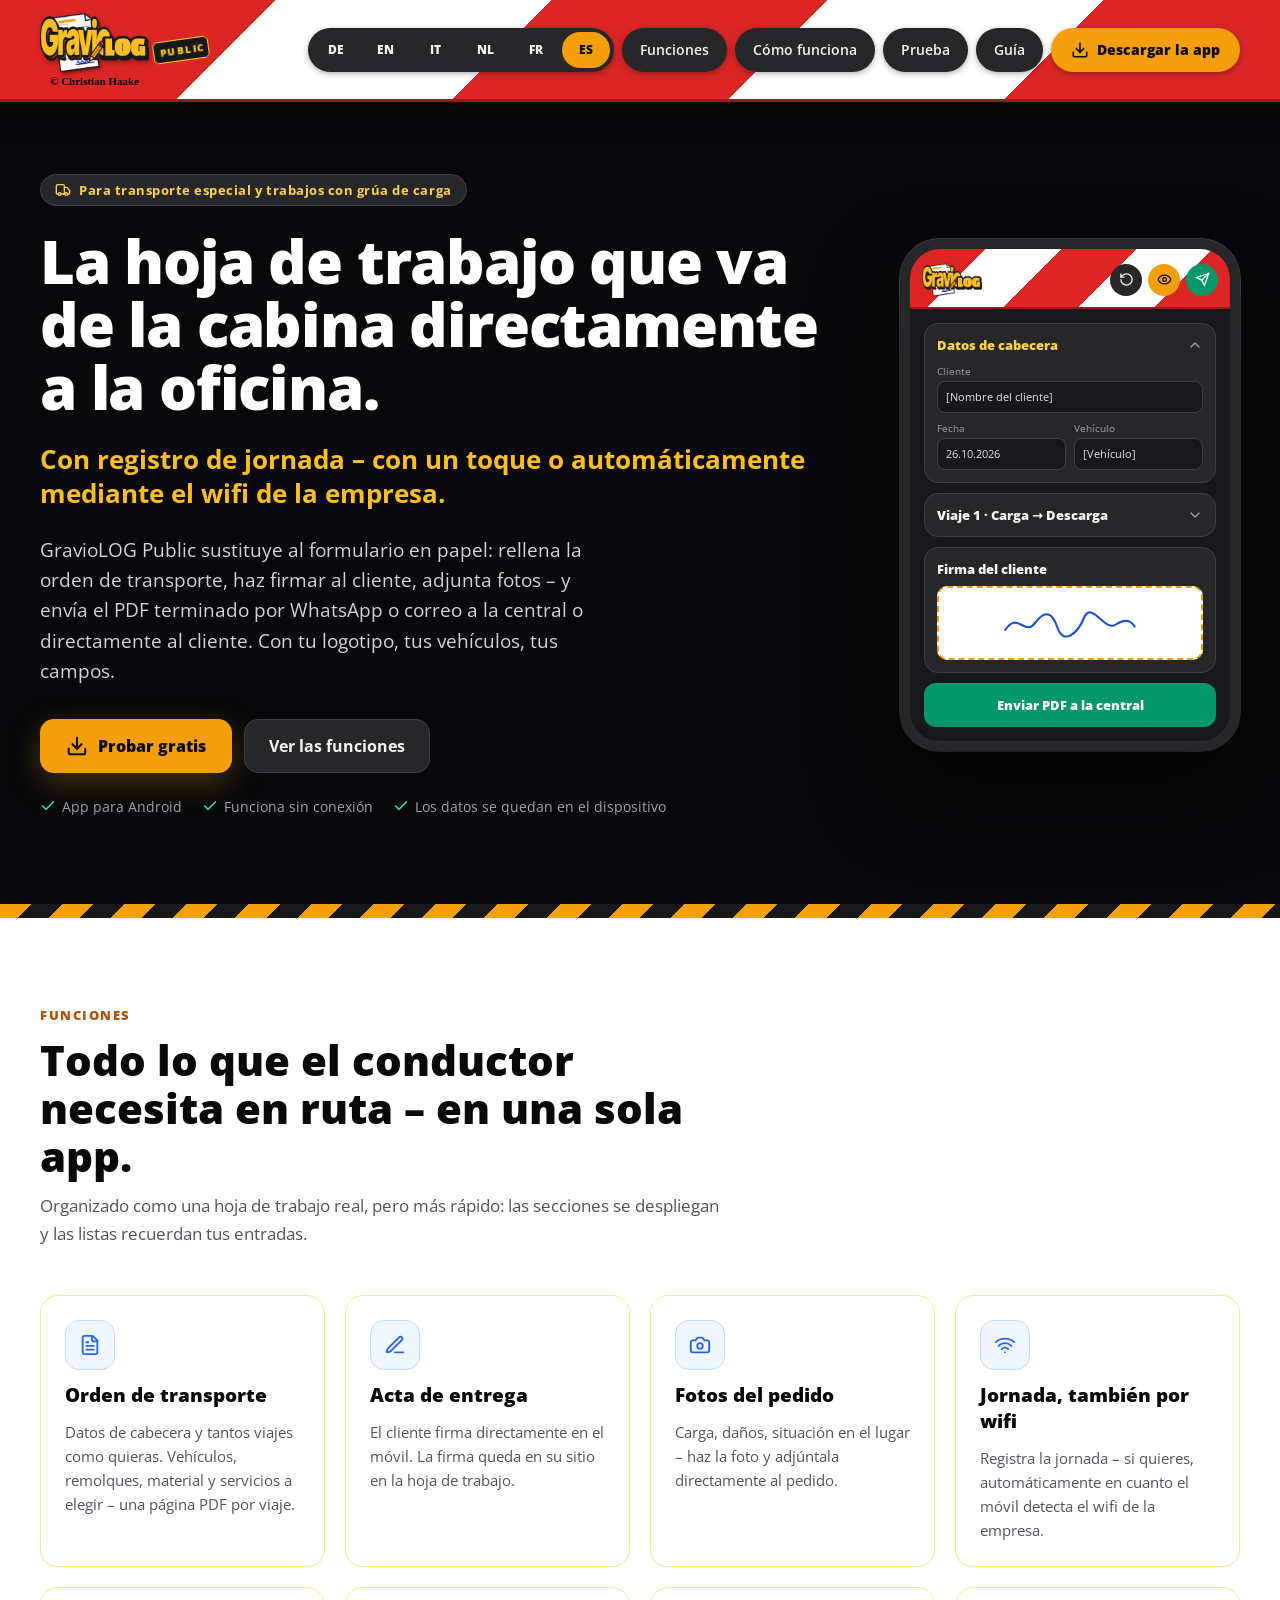
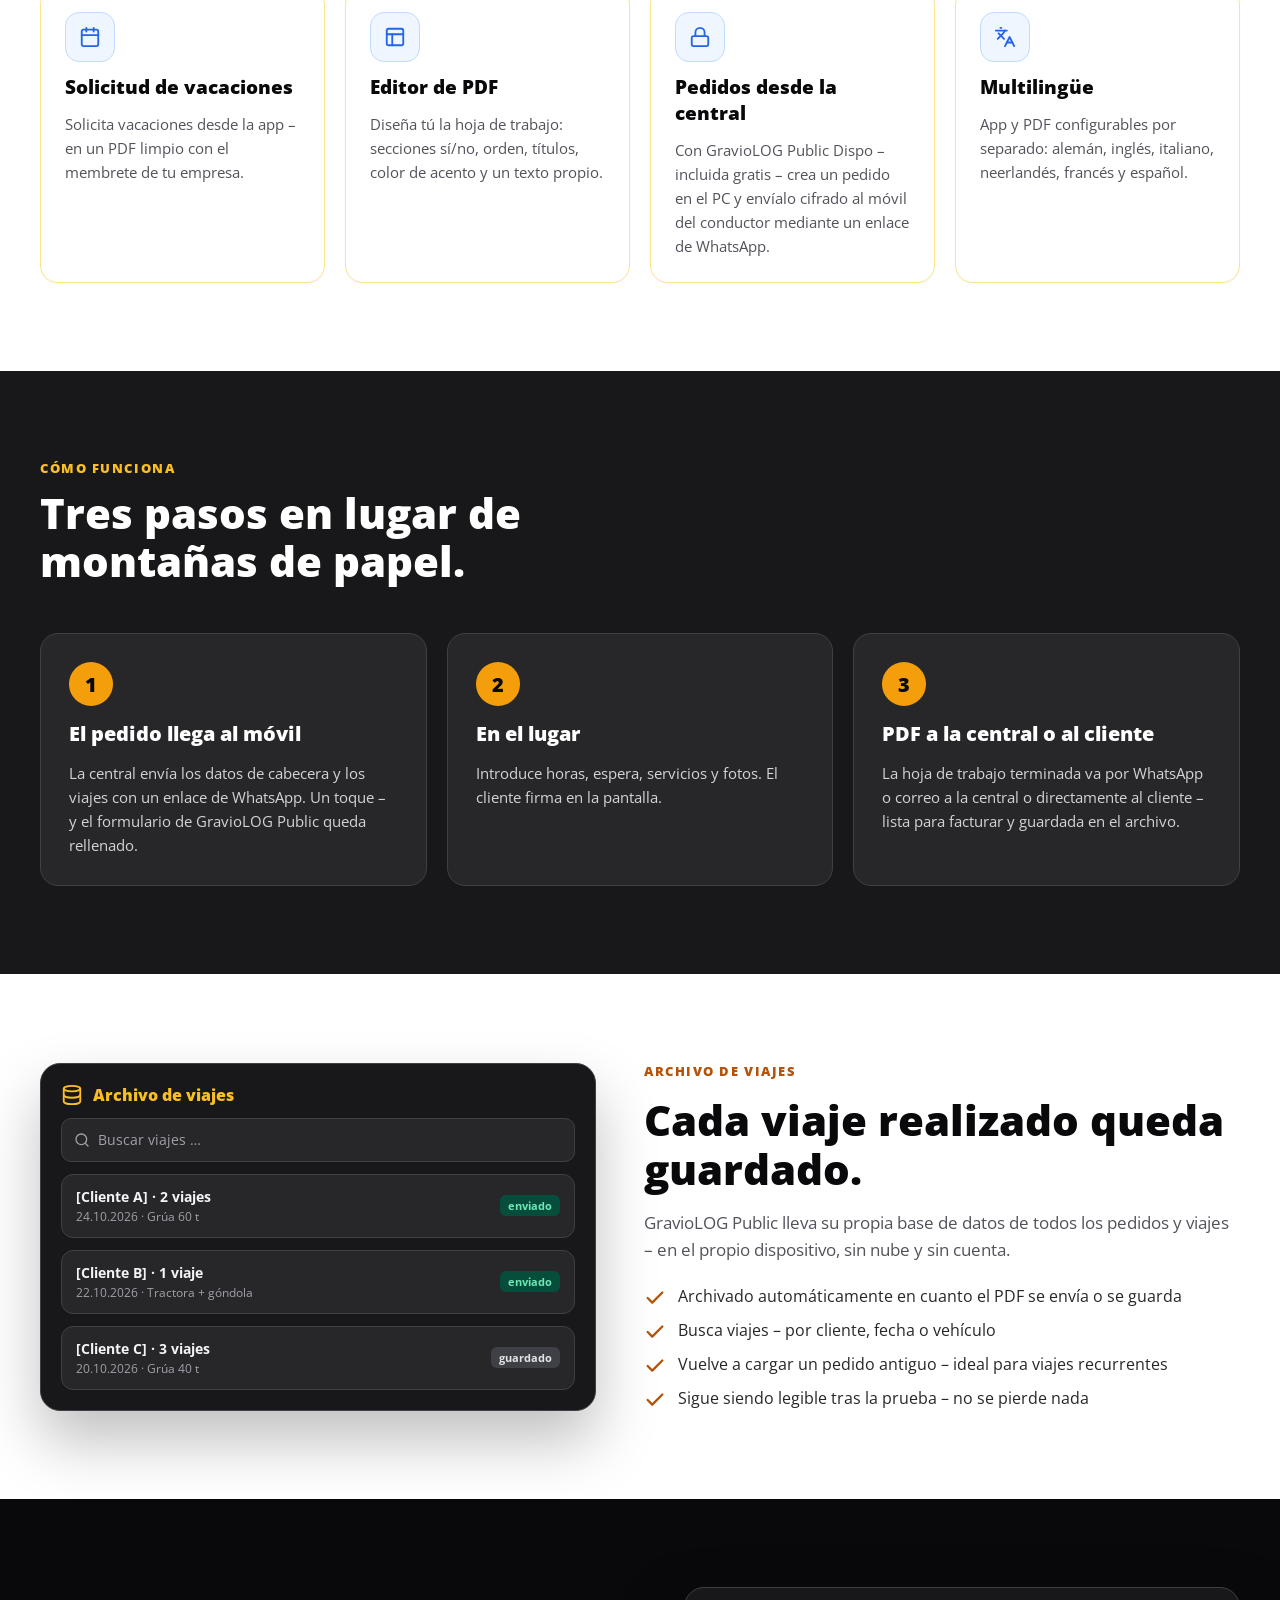
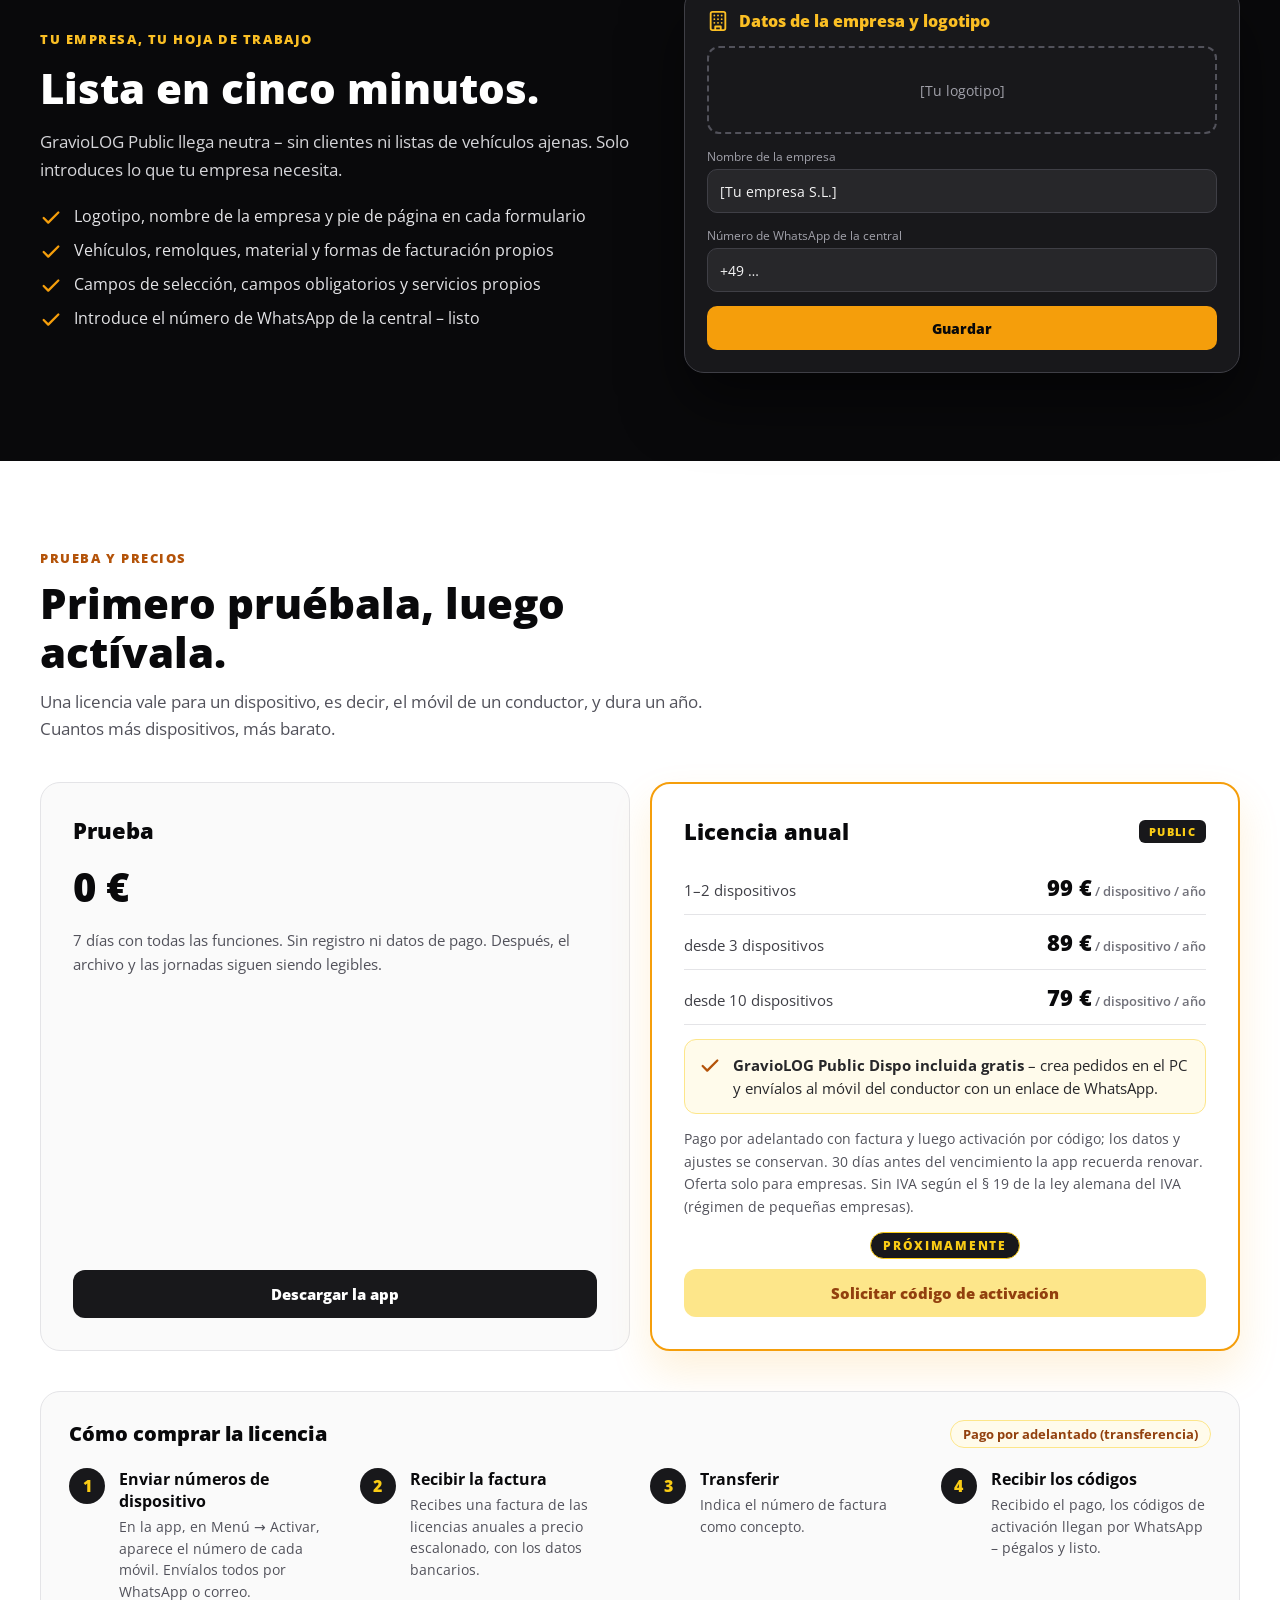
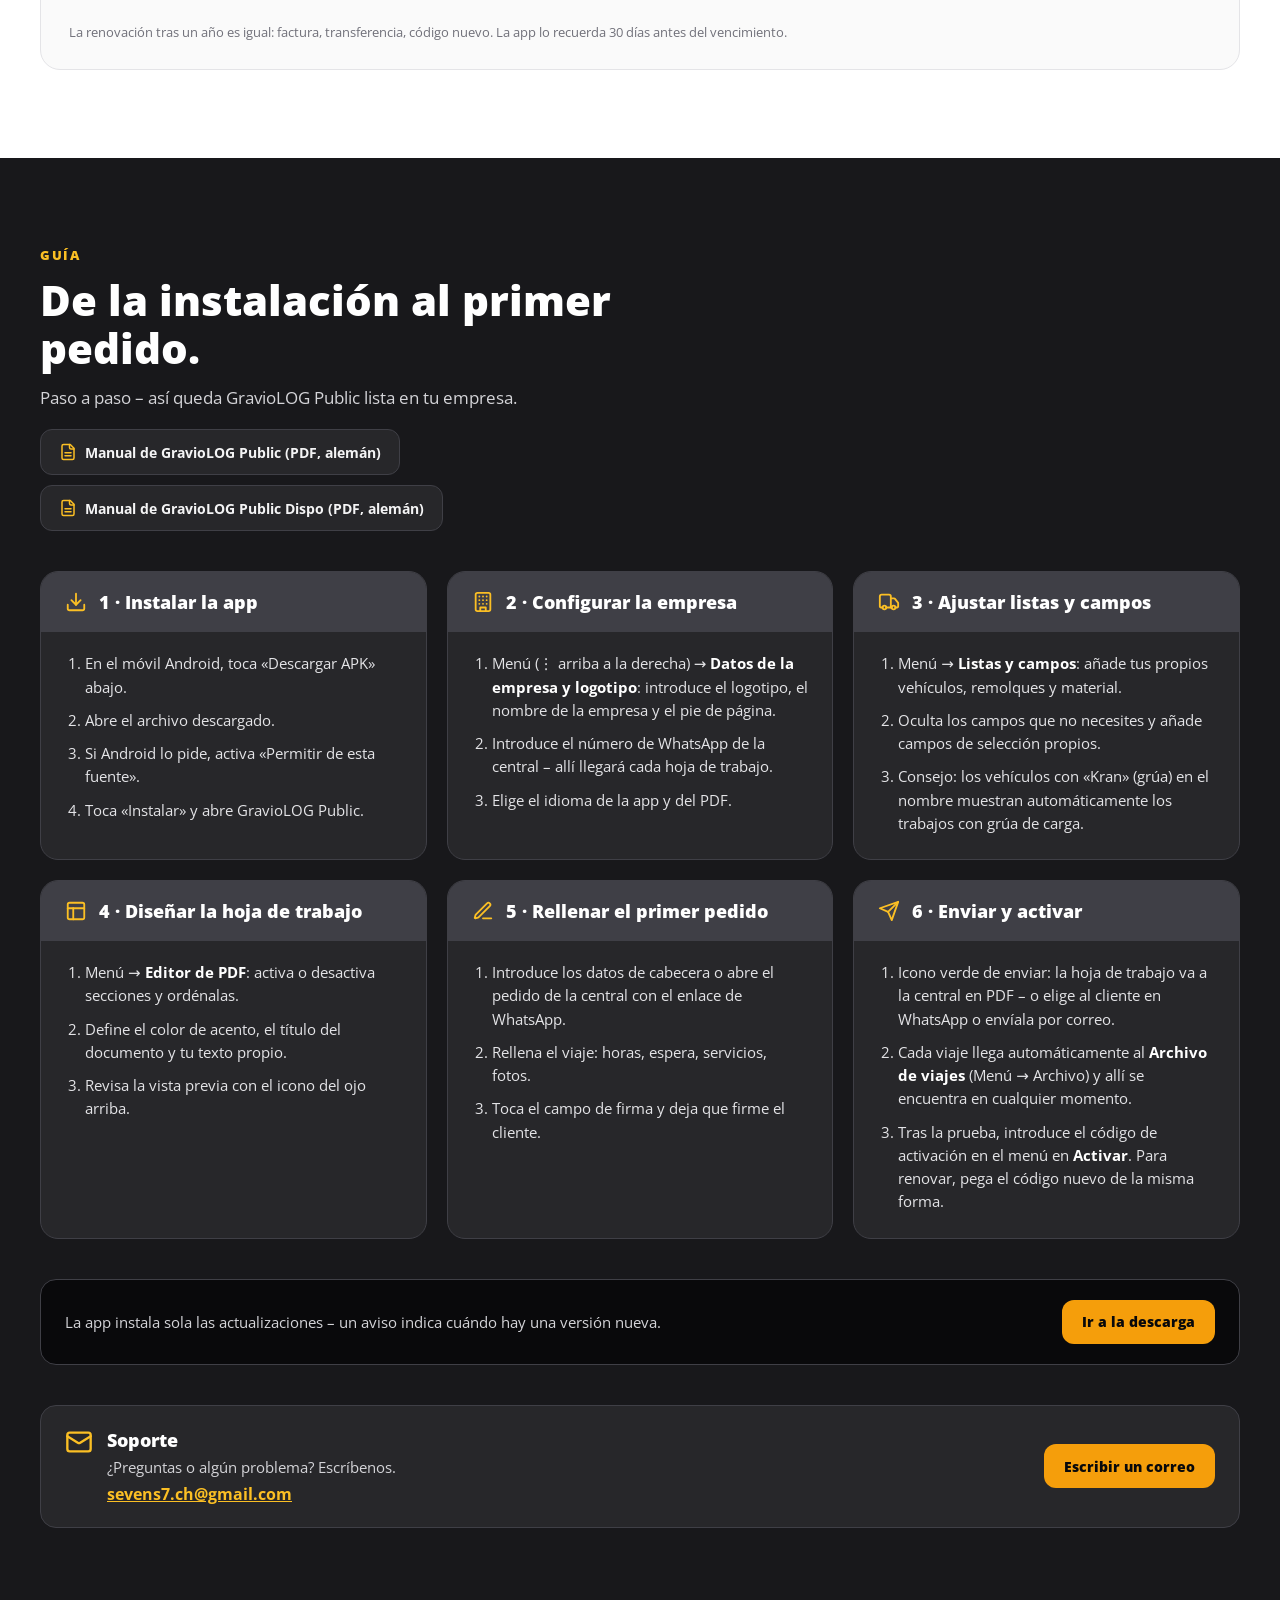
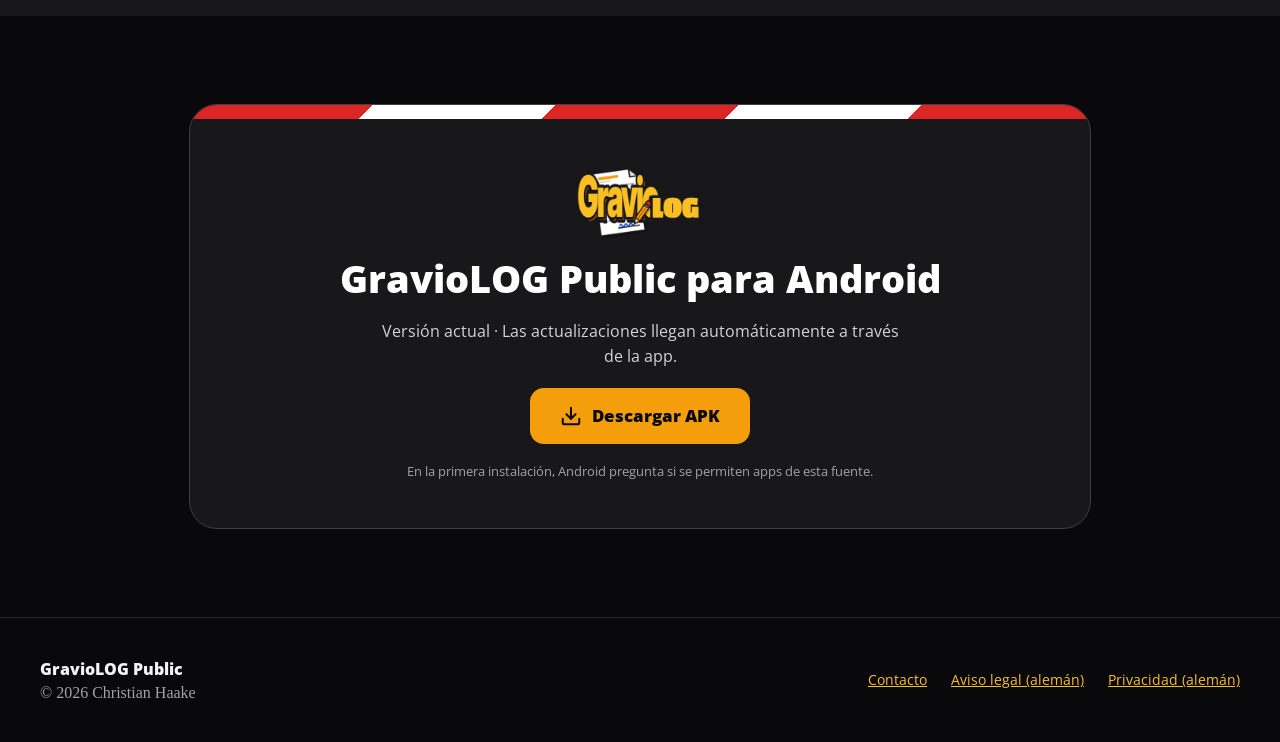
<file: es/index.html>
<!doctype html>
<html lang="es">
<head>
<meta charset="utf-8">
<meta name="viewport" content="width=device-width, initial-scale=1">
<title>GravioLOG Public – Orden de transporte digital para Android</title>
<link rel="alternate" hreflang="de" href="https://sevens7ch-tech.github.io/Website-Gravio-Plus/"><link rel="alternate" hreflang="en" href="https://sevens7ch-tech.github.io/Website-Gravio-Plus/en/"><link rel="alternate" hreflang="it" href="https://sevens7ch-tech.github.io/Website-Gravio-Plus/it/"><link rel="alternate" hreflang="nl" href="https://sevens7ch-tech.github.io/Website-Gravio-Plus/nl/"><link rel="alternate" hreflang="fr" href="https://sevens7ch-tech.github.io/Website-Gravio-Plus/fr/"><link rel="alternate" hreflang="es" href="https://sevens7ch-tech.github.io/Website-Gravio-Plus/es/"><link rel="alternate" hreflang="x-default" href="https://sevens7ch-tech.github.io/Website-Gravio-Plus/">
<script>(function(){try{if('scrollRestoration' in history)history.scrollRestoration='manual';if(location.hash){history.replaceState(null,'',location.pathname+location.search);}window.scrollTo(0,0);window.addEventListener('load',function(){window.scrollTo(0,0);});}catch(e){}})();</script><script>(function(){try{document.addEventListener('click',function(e){var a=e.target.closest&&e.target.closest('[data-lang]');if(a)localStorage.setItem('gravio_lang',a.getAttribute('data-lang'));});}catch(e){}})();</script>
<meta name="description" content="GravioLOG Public: orden de transporte, acta de entrega con firma, fotos, archivo de viajes y PDF por WhatsApp – la app para transporte especial y trabajos con grúa de carga.">
<link rel="icon" href="../logo.png">
<style>
@font-face{font-family:'Open Sans';src:url('../fonts/OpenSans-Variable.ttf') format('truetype');font-weight:300 800;font-display:swap}
html{scroll-behavior:smooth;scroll-padding-top:100px}body{margin:0;background:#09090b}
a{color:#fbbf24}a:hover{color:#fcd34d}
svg.ic{width:22px;height:22px;flex-shrink:0}
</style>
</head>
<body>
<!-- © 2026 Christian Haake, alle Rechte vorbehalten -->
<div style="font-family: 'Open Sans', system-ui, sans-serif; color: #f4f4f5; background: #09090b; min-height: 100vh">

  <!-- Kopfzeile wie in der App: rot-weiße Warnbake -->
  <header style="position: sticky; top: 0; z-index: 10; background: linear-gradient(135deg, #dc2626 0 20%, #ffffff 20% 40%, #dc2626 40% 60%, #ffffff 60% 80%, #dc2626 80% 100%); border-bottom: 3px solid #991b1b; box-shadow: 0 8px 24px rgba(0,0,0,.35)">
    <div style="max-width: 1200px; margin: 0 auto; padding: 12px 24px; display: flex; flex-wrap: wrap; align-items: center; justify-content: space-between; gap: 12px">
      <a href="#top" aria-label="Inicio de GravioLOG Public" style="display: flex; flex-direction: column; align-items: center; text-decoration: none; position: relative">
        <img src="../logo.png" alt="GravioLOG" style="height: 62px; width: auto; filter: drop-shadow(1px 2px 2px rgba(0,0,0,.35))">
        <span style="position: absolute; right: -60px; bottom: 26px; background: #18181b; color: #facc15; border: 1px solid #facc15; border-radius: 5px; font-size: 10px; font-weight: 800; letter-spacing: .14em; padding: 3px 4px 3px 6px; transform: rotate(-8deg)">PUBLIC</span>
        <span style="font-family: 'Dancing Script', 'Segoe Script', 'Brush Script MT', cursive; font-weight: 700; font-size: 11px; color: #000000; margin-top: 1px">© Christian Haake</span>
      </a>
      <nav aria-label="Navegación principal" style="display: flex; flex-wrap: wrap; align-items: center; gap: 8px">
        <div class="lang-switch" role="group" aria-label="Sprache / Language" style="display: inline-flex; flex-wrap: wrap; gap: 2px; padding: 4px; border-radius: 999px; background: #27272a; box-shadow: 0 2px 6px rgba(0,0,0,.3)"><a href="../" hreflang="de" lang="de" title="Deutsch" data-lang="de" style="display: inline-flex; align-items: center; justify-content: center; min-width: 36px; min-height: 36px; padding: 0 6px; border-radius: 999px; background: transparent; color: #f4f4f5; font-size: 12px; font-weight: 800; letter-spacing: .04em; text-decoration: none">DE</a><a href="../en/" hreflang="en" lang="en" title="English" data-lang="en" style="display: inline-flex; align-items: center; justify-content: center; min-width: 36px; min-height: 36px; padding: 0 6px; border-radius: 999px; background: transparent; color: #f4f4f5; font-size: 12px; font-weight: 800; letter-spacing: .04em; text-decoration: none">EN</a><a href="../it/" hreflang="it" lang="it" title="Italiano" data-lang="it" style="display: inline-flex; align-items: center; justify-content: center; min-width: 36px; min-height: 36px; padding: 0 6px; border-radius: 999px; background: transparent; color: #f4f4f5; font-size: 12px; font-weight: 800; letter-spacing: .04em; text-decoration: none">IT</a><a href="../nl/" hreflang="nl" lang="nl" title="Nederlands" data-lang="nl" style="display: inline-flex; align-items: center; justify-content: center; min-width: 36px; min-height: 36px; padding: 0 6px; border-radius: 999px; background: transparent; color: #f4f4f5; font-size: 12px; font-weight: 800; letter-spacing: .04em; text-decoration: none">NL</a><a href="../fr/" hreflang="fr" lang="fr" title="Français" data-lang="fr" style="display: inline-flex; align-items: center; justify-content: center; min-width: 36px; min-height: 36px; padding: 0 6px; border-radius: 999px; background: transparent; color: #f4f4f5; font-size: 12px; font-weight: 800; letter-spacing: .04em; text-decoration: none">FR</a><a href="../es/" hreflang="es" lang="es" title="Español" aria-current="page" data-lang="es" style="display: inline-flex; align-items: center; justify-content: center; min-width: 36px; min-height: 36px; padding: 0 6px; border-radius: 999px; background: #f59e0b; color: #09090b; font-size: 12px; font-weight: 800; letter-spacing: .04em; text-decoration: none">ES</a></div>
        <a href="#funktionen" style="display: inline-flex; align-items: center; min-height: 44px; padding: 0 18px; border-radius: 999px; background: #27272a; color: #f4f4f5; font-size: 14px; font-weight: 600; text-decoration: none; box-shadow: 0 2px 6px rgba(0,0,0,.3)">Funciones</a>
        <a href="#ablauf" style="display: inline-flex; align-items: center; min-height: 44px; padding: 0 18px; border-radius: 999px; background: #27272a; color: #f4f4f5; font-size: 14px; font-weight: 600; text-decoration: none; box-shadow: 0 2px 6px rgba(0,0,0,.3)">Cómo funciona</a>
        <a href="#testphase" style="display: inline-flex; align-items: center; min-height: 44px; padding: 0 18px; border-radius: 999px; background: #27272a; color: #f4f4f5; font-size: 14px; font-weight: 600; text-decoration: none; box-shadow: 0 2px 6px rgba(0,0,0,.3)">Prueba</a>
        <a href="#anleitung" style="display: inline-flex; align-items: center; min-height: 44px; padding: 0 18px; border-radius: 999px; background: #27272a; color: #f4f4f5; font-size: 14px; font-weight: 600; text-decoration: none; box-shadow: 0 2px 6px rgba(0,0,0,.3)">Guía</a>
        <a href="#download" style="display: inline-flex; align-items: center; gap: 8px; min-height: 44px; padding: 0 20px; border-radius: 999px; background: #f59e0b; color: #09090b; font-size: 14px; font-weight: 800; text-decoration: none; box-shadow: 0 2px 6px rgba(0,0,0,.3)">
          <svg class="ic" style="width: 18px; height: 18px" viewBox="0 0 24 24" fill="none" stroke="currentColor" stroke-width="2.2" stroke-linecap="round" stroke-linejoin="round" aria-hidden="true"><path d="M21 15v4a2 2 0 0 1-2 2H5a2 2 0 0 1-2-2v-4"></path><polyline points="7 10 12 15 17 10"></polyline><line x1="12" x2="12" y1="15" y2="3"></line></svg>
          Descargar la app
        </a>
      </nav>
    </div>
  </header>

  <!-- Hero -->
  <section id="top" style="background: #09090b; padding: 72px 24px 88px">
    <div style="max-width: 1200px; margin: 0 auto; display: flex; flex-wrap: wrap; align-items: center; gap: 56px">
      <div style="flex: 1 1 460px; min-width: 0; display: flex; flex-direction: column; gap: 24px">
        <span style="align-self: flex-start; display: inline-flex; align-items: center; gap: 8px; padding: 6px 14px; border-radius: 999px; background: #27272a; border: 1px solid #3f3f46; color: #fcd34d; font-size: 13px; font-weight: 700; letter-spacing: .04em">
          <svg class="ic" style="width: 16px; height: 16px" viewBox="0 0 24 24" fill="none" stroke="currentColor" stroke-width="2" stroke-linecap="round" stroke-linejoin="round" aria-hidden="true"><path d="M14 18V6a2 2 0 0 0-2-2H4a2 2 0 0 0-2 2v11a1 1 0 0 0 1 1h2"></path><path d="M15 18H9"></path><path d="M19 18h2a1 1 0 0 0 1-1v-3.65a1 1 0 0 0-.22-.624l-3.48-4.35A1 1 0 0 0 17.52 8H14"></path><circle cx="17" cy="18" r="2"></circle><circle cx="7" cy="18" r="2"></circle></svg>
          Para transporte especial y trabajos con grúa de carga
        </span>
        <h1 style="margin: 0; font-size: clamp(36px, 5vw, 60px); line-height: 1.05; font-weight: 800; letter-spacing: -.02em; color: #ffffff">La hoja de trabajo que va de la cabina directamente a la oficina.</h1>
        <p style="margin: 0; font-size: clamp(20px, 2.4vw, 26px); line-height: 1.3; font-weight: 700; color: #fbbf24">Con registro de jornada – con un toque o automáticamente mediante el wifi de la empresa.</p>
        <p style="margin: 0; font-size: 19px; line-height: 1.6; color: #d4d4d8; max-width: 560px">GravioLOG Public sustituye al formulario en papel: rellena la orden de transporte, haz firmar al cliente, adjunta fotos – y envía el PDF terminado por WhatsApp o correo a la central o directamente al cliente. Con tu logotipo, tus vehículos, tus campos.</p>
        <div style="display: flex; flex-wrap: wrap; gap: 12px; padding-top: 8px">
          <a href="#download" style="display: inline-flex; align-items: center; gap: 10px; min-height: 52px; padding: 0 26px; border-radius: 14px; background: #f59e0b; color: #09090b; font-size: 16px; font-weight: 800; text-decoration: none; box-shadow: 0 10px 30px rgba(245,158,11,.25)">
            <svg class="ic" viewBox="0 0 24 24" fill="none" stroke="currentColor" stroke-width="2.2" stroke-linecap="round" stroke-linejoin="round" aria-hidden="true"><path d="M21 15v4a2 2 0 0 1-2 2H5a2 2 0 0 1-2-2v-4"></path><polyline points="7 10 12 15 17 10"></polyline><line x1="12" x2="12" y1="15" y2="3"></line></svg>
            Probar gratis
          </a>
          <a href="#funktionen" style="display: inline-flex; align-items: center; min-height: 52px; padding: 0 24px; border-radius: 14px; background: #27272a; border: 1px solid #3f3f46; color: #f4f4f5; font-size: 16px; font-weight: 700; text-decoration: none">Ver las funciones</a>
        </div>
        <div style="display: flex; flex-wrap: wrap; gap: 20px; color: #a1a1aa; font-size: 14px">
          <span style="display: inline-flex; align-items: center; gap: 6px"><svg class="ic" style="width: 16px; height: 16px; color: #34d399" viewBox="0 0 24 24" fill="none" stroke="currentColor" stroke-width="2.5" stroke-linecap="round" stroke-linejoin="round" aria-hidden="true"><path d="M20 6 9 17l-5-5"></path></svg>App para Android</span>
          <span style="display: inline-flex; align-items: center; gap: 6px"><svg class="ic" style="width: 16px; height: 16px; color: #34d399" viewBox="0 0 24 24" fill="none" stroke="currentColor" stroke-width="2.5" stroke-linecap="round" stroke-linejoin="round" aria-hidden="true"><path d="M20 6 9 17l-5-5"></path></svg>Funciona sin conexión</span>
          <span style="display: inline-flex; align-items: center; gap: 6px"><svg class="ic" style="width: 16px; height: 16px; color: #34d399" viewBox="0 0 24 24" fill="none" stroke="currentColor" stroke-width="2.5" stroke-linecap="round" stroke-linejoin="round" aria-hidden="true"><path d="M20 6 9 17l-5-5"></path></svg>Los datos se quedan en el dispositivo</span>
        </div>
      </div>

      <!-- Handy-Mockup der App -->
      <div style="flex: 0 1 340px; min-width: 0; display: flex; justify-content: center">
        <div style="width: 320px; max-width: 100%; border-radius: 40px; background: #18181b; border: 10px solid #27272a; box-shadow: 0 40px 80px rgba(0,0,0,.6), 0 0 0 1px #3f3f46; overflow: hidden">
          <div style="background: linear-gradient(135deg, #dc2626 0 20%, #ffffff 20% 40%, #dc2626 40% 60%, #ffffff 60% 80%, #dc2626 80% 100%); border-bottom: 2px solid #991b1b; padding: 14px 12px 10px; display: flex; align-items: center; justify-content: space-between">
            <img src="../logo.png" alt="" style="height: 34px; width: auto">
            <div style="display: flex; gap: 6px">
              <span style="width: 32px; height: 32px; border-radius: 999px; background: #27272a; color: #f4f4f5; display: flex; align-items: center; justify-content: center"><svg class="ic" style="width: 15px; height: 15px" viewBox="0 0 24 24" fill="none" stroke="currentColor" stroke-width="2" stroke-linecap="round" stroke-linejoin="round" aria-hidden="true"><path d="M3 12a9 9 0 1 0 9-9 9.75 9.75 0 0 0-6.74 2.74L3 8"></path><path d="M3 3v5h5"></path></svg></span>
              <span style="width: 32px; height: 32px; border-radius: 999px; background: #f59e0b; color: #09090b; display: flex; align-items: center; justify-content: center"><svg class="ic" style="width: 15px; height: 15px" viewBox="0 0 24 24" fill="none" stroke="currentColor" stroke-width="2" stroke-linecap="round" stroke-linejoin="round" aria-hidden="true"><path d="M2.062 12.348a1 1 0 0 1 0-.696 10.75 10.75 0 0 1 19.876 0 1 1 0 0 1 0 .696 10.75 10.75 0 0 1-19.876 0"></path><circle cx="12" cy="12" r="3"></circle></svg></span>
              <span style="width: 32px; height: 32px; border-radius: 999px; background: #059669; color: #ffffff; display: flex; align-items: center; justify-content: center"><svg class="ic" style="width: 15px; height: 15px" viewBox="0 0 24 24" fill="none" stroke="currentColor" stroke-width="2" stroke-linecap="round" stroke-linejoin="round" aria-hidden="true"><path d="m22 2-7 20-4-9-9-4Z"></path><path d="M22 2 11 13"></path></svg></span>
            </div>
          </div>
          <div style="padding: 14px; display: flex; flex-direction: column; gap: 10px; background: #18181b">
            <div style="border-radius: 14px; background: #27272a; border: 1px solid #3f3f46; padding: 12px">
              <div style="display: flex; align-items: center; justify-content: space-between; margin-bottom: 10px">
                <span style="font-size: 13px; font-weight: 800; color: #fcd34d">Datos de cabecera</span>
                <svg class="ic" style="width: 16px; height: 16px; color: #a1a1aa" viewBox="0 0 24 24" fill="none" stroke="currentColor" stroke-width="2" stroke-linecap="round" stroke-linejoin="round" aria-hidden="true"><path d="m18 15-6-6-6 6"></path></svg>
              </div>
              <div style="font-size: 10px; color: #a1a1aa; margin-bottom: 3px">Cliente</div>
              <div style="height: 30px; border-radius: 8px; background: #18181b; border: 1px solid #3f3f46; margin-bottom: 8px; padding: 0 8px; display: flex; align-items: center; font-size: 11px; color: #e4e4e7">[Nombre del cliente]</div>
              <div style="display: flex; gap: 8px">
                <div style="flex: 1">
                  <div style="font-size: 10px; color: #a1a1aa; margin-bottom: 3px">Fecha</div>
                  <div style="height: 30px; border-radius: 8px; background: #18181b; border: 1px solid #3f3f46; padding: 0 8px; display: flex; align-items: center; font-size: 11px; color: #e4e4e7">26.10.2026</div>
                </div>
                <div style="flex: 1">
                  <div style="font-size: 10px; color: #a1a1aa; margin-bottom: 3px">Vehículo</div>
                  <div style="height: 30px; border-radius: 8px; background: #18181b; border: 1px solid #3f3f46; padding: 0 8px; display: flex; align-items: center; font-size: 11px; color: #e4e4e7">[Vehículo]</div>
                </div>
              </div>
            </div>
            <div style="border-radius: 14px; background: #27272a; border: 1px solid #3f3f46; padding: 12px; display: flex; align-items: center; justify-content: space-between">
              <span style="font-size: 13px; font-weight: 800; color: #f4f4f5">Viaje 1 · Carga → Descarga</span>
              <svg class="ic" style="width: 16px; height: 16px; color: #a1a1aa" viewBox="0 0 24 24" fill="none" stroke="currentColor" stroke-width="2" stroke-linecap="round" stroke-linejoin="round" aria-hidden="true"><path d="m6 9 6 6 6-6"></path></svg>
            </div>
            <div style="border-radius: 14px; background: #27272a; border: 1px solid #3f3f46; padding: 12px">
              <div style="font-size: 13px; font-weight: 800; color: #f4f4f5; margin-bottom: 8px">Firma del cliente</div>
              <div style="height: 70px; border-radius: 10px; background: #ffffff; border: 2px dashed #f59e0b; display: flex; align-items: center; justify-content: center">
                <svg viewBox="0 0 160 40" style="width: 140px; height: 36px" aria-hidden="true"><path d="M6 28 C 20 6, 28 36, 40 20 S 60 8, 66 26 S 88 34, 96 14 S 120 30, 132 22 S 150 18, 154 24" fill="none" stroke="#1d4ed8" stroke-width="2.4" stroke-linecap="round"></path></svg>
              </div>
            </div>
            <div style="height: 44px; border-radius: 12px; background: #059669; color: #ffffff; font-size: 13px; font-weight: 800; display: flex; align-items: center; justify-content: center; gap: 8px">Enviar PDF a la central</div>
          </div>
        </div>
      </div>
    </div>
  </section>

  <!-- Warnband als Trenner -->
  <div aria-hidden="true" style="height: 14px; background: repeating-linear-gradient(135deg, #f59e0b 0 22px, #18181b 22px 44px)"></div>

  <!-- Funktionen (helle Fläche wie der Day Mode der App) -->
  <section id="funktionen" style="background: #ffffff; color: #18181b; padding: 88px 24px">
    <div style="max-width: 1200px; margin: 0 auto; display: flex; flex-direction: column; gap: 48px">
      <div style="display: flex; flex-direction: column; gap: 12px; max-width: 680px">
        <span style="font-size: 13px; font-weight: 800; letter-spacing: .12em; color: #b45309">FUNCIONES</span>
        <h2 style="margin: 0; font-size: clamp(28px, 3.6vw, 42px); line-height: 1.15; font-weight: 800; color: #09090b">Todo lo que el conductor necesita en ruta – en una sola app.</h2>
        <p style="margin: 0; font-size: 17px; line-height: 1.6; color: #52525b">Organizado como una hoja de trabajo real, pero más rápido: las secciones se despliegan y las listas recuerdan tus entradas.</p>
      </div>
      <div style="display: grid; grid-template-columns: repeat(auto-fit, minmax(260px, 1fr)); gap: 20px">

        <div style="border-radius: 18px; background: #ffffff; border: 1px solid #fde68a; padding: 24px; display: flex; flex-direction: column; gap: 12px; box-shadow: 0 1px 2px rgba(0,0,0,.04)">
          <span style="width: 48px; height: 48px; border-radius: 14px; background: #eff6ff; border: 1px solid #bfdbfe; color: #2563eb; display: flex; align-items: center; justify-content: center"><svg class="ic" viewBox="0 0 24 24" fill="none" stroke="currentColor" stroke-width="2" stroke-linecap="round" stroke-linejoin="round" aria-hidden="true"><path d="M15 2H6a2 2 0 0 0-2 2v16a2 2 0 0 0 2 2h12a2 2 0 0 0 2-2V7Z"></path><path d="M14 2v4a2 2 0 0 0 2 2h4"></path><path d="M16 13H8"></path><path d="M16 17H8"></path><path d="M10 9H8"></path></svg></span>
          <h3 style="margin: 0; font-size: 19px; font-weight: 800; color: #09090b">Orden de transporte</h3>
          <p style="margin: 0; font-size: 15px; line-height: 1.6; color: #52525b">Datos de cabecera y tantos viajes como quieras. Vehículos, remolques, material y servicios a elegir – una página PDF por viaje.</p>
        </div>

        <div style="border-radius: 18px; background: #ffffff; border: 1px solid #fde68a; padding: 24px; display: flex; flex-direction: column; gap: 12px; box-shadow: 0 1px 2px rgba(0,0,0,.04)">
          <span style="width: 48px; height: 48px; border-radius: 14px; background: #eff6ff; border: 1px solid #bfdbfe; color: #2563eb; display: flex; align-items: center; justify-content: center"><svg class="ic" viewBox="0 0 24 24" fill="none" stroke="currentColor" stroke-width="2" stroke-linecap="round" stroke-linejoin="round" aria-hidden="true"><path d="M12 20h9"></path><path d="M16.376 3.622a1 1 0 0 1 3.002 3.002L7.368 18.635a2 2 0 0 1-.855.506l-2.872.838a.5.5 0 0 1-.62-.62l.838-2.872a2 2 0 0 1 .506-.854z"></path></svg></span>
          <h3 style="margin: 0; font-size: 19px; font-weight: 800; color: #09090b">Acta de entrega</h3>
          <p style="margin: 0; font-size: 15px; line-height: 1.6; color: #52525b">El cliente firma directamente en el móvil. La firma queda en su sitio en la hoja de trabajo.</p>
        </div>

        <div style="border-radius: 18px; background: #ffffff; border: 1px solid #fde68a; padding: 24px; display: flex; flex-direction: column; gap: 12px; box-shadow: 0 1px 2px rgba(0,0,0,.04)">
          <span style="width: 48px; height: 48px; border-radius: 14px; background: #eff6ff; border: 1px solid #bfdbfe; color: #2563eb; display: flex; align-items: center; justify-content: center"><svg class="ic" viewBox="0 0 24 24" fill="none" stroke="currentColor" stroke-width="2" stroke-linecap="round" stroke-linejoin="round" aria-hidden="true"><path d="M14.5 4h-5L7 7H4a2 2 0 0 0-2 2v9a2 2 0 0 0 2 2h16a2 2 0 0 0 2-2V9a2 2 0 0 0-2-2h-3l-2.5-3z"></path><circle cx="12" cy="13" r="3"></circle></svg></span>
          <h3 style="margin: 0; font-size: 19px; font-weight: 800; color: #09090b">Fotos del pedido</h3>
          <p style="margin: 0; font-size: 15px; line-height: 1.6; color: #52525b">Carga, daños, situación en el lugar – haz la foto y adjúntala directamente al pedido.</p>
        </div>

        <div style="border-radius: 18px; background: #ffffff; border: 1px solid #fde68a; padding: 24px; display: flex; flex-direction: column; gap: 12px; box-shadow: 0 1px 2px rgba(0,0,0,.04)">
          <span style="width: 48px; height: 48px; border-radius: 14px; background: #eff6ff; border: 1px solid #bfdbfe; color: #2563eb; display: flex; align-items: center; justify-content: center"><svg class="ic" viewBox="0 0 24 24" fill="none" stroke="currentColor" stroke-width="2" stroke-linecap="round" stroke-linejoin="round" aria-hidden="true"><path d="M12 20h.01"></path><path d="M2 8.82a15 15 0 0 1 20 0"></path><path d="M5 12.859a10 10 0 0 1 14 0"></path><path d="M8.5 16.429a5 5 0 0 1 7 0"></path></svg></span>
          <h3 style="margin: 0; font-size: 19px; font-weight: 800; color: #09090b">Jornada, también por wifi</h3>
          <p style="margin: 0; font-size: 15px; line-height: 1.6; color: #52525b">Registra la jornada – si quieres, automáticamente en cuanto el móvil detecta el wifi de la empresa.</p>
        </div>

        <div style="border-radius: 18px; background: #ffffff; border: 1px solid #fde68a; padding: 24px; display: flex; flex-direction: column; gap: 12px; box-shadow: 0 1px 2px rgba(0,0,0,.04)">
          <span style="width: 48px; height: 48px; border-radius: 14px; background: #eff6ff; border: 1px solid #bfdbfe; color: #2563eb; display: flex; align-items: center; justify-content: center"><svg class="ic" viewBox="0 0 24 24" fill="none" stroke="currentColor" stroke-width="2" stroke-linecap="round" stroke-linejoin="round" aria-hidden="true"><rect width="18" height="18" x="3" y="4" rx="2"></rect><path d="M16 2v4"></path><path d="M8 2v4"></path><path d="M3 10h18"></path></svg></span>
          <h3 style="margin: 0; font-size: 19px; font-weight: 800; color: #09090b">Solicitud de vacaciones</h3>
          <p style="margin: 0; font-size: 15px; line-height: 1.6; color: #52525b">Solicita vacaciones desde la app – en un PDF limpio con el membrete de tu empresa.</p>
        </div>

        <div style="border-radius: 18px; background: #ffffff; border: 1px solid #fde68a; padding: 24px; display: flex; flex-direction: column; gap: 12px; box-shadow: 0 1px 2px rgba(0,0,0,.04)">
          <span style="width: 48px; height: 48px; border-radius: 14px; background: #eff6ff; border: 1px solid #bfdbfe; color: #2563eb; display: flex; align-items: center; justify-content: center"><svg class="ic" viewBox="0 0 24 24" fill="none" stroke="currentColor" stroke-width="2" stroke-linecap="round" stroke-linejoin="round" aria-hidden="true"><rect width="18" height="18" x="3" y="3" rx="2"></rect><path d="M3 9h18"></path><path d="M9 21V9"></path></svg></span>
          <h3 style="margin: 0; font-size: 19px; font-weight: 800; color: #09090b">Editor de PDF</h3>
          <p style="margin: 0; font-size: 15px; line-height: 1.6; color: #52525b">Diseña tú la hoja de trabajo: secciones sí/no, orden, títulos, color de acento y un texto propio.</p>
        </div>

        <div style="border-radius: 18px; background: #ffffff; border: 1px solid #fde68a; padding: 24px; display: flex; flex-direction: column; gap: 12px; box-shadow: 0 1px 2px rgba(0,0,0,.04)">
          <span style="width: 48px; height: 48px; border-radius: 14px; background: #eff6ff; border: 1px solid #bfdbfe; color: #2563eb; display: flex; align-items: center; justify-content: center"><svg class="ic" viewBox="0 0 24 24" fill="none" stroke="currentColor" stroke-width="2" stroke-linecap="round" stroke-linejoin="round" aria-hidden="true"><rect width="18" height="11" x="3" y="11" rx="2" ry="2"></rect><path d="M7 11V7a5 5 0 0 1 10 0v4"></path></svg></span>
          <h3 style="margin: 0; font-size: 19px; font-weight: 800; color: #09090b">Pedidos desde la central</h3>
          <p style="margin: 0; font-size: 15px; line-height: 1.6; color: #52525b">Con GravioLOG Public Dispo – incluida gratis – crea un pedido en el PC y envíalo cifrado al móvil del conductor mediante un enlace de WhatsApp.</p>
        </div>

        <div style="border-radius: 18px; background: #ffffff; border: 1px solid #fde68a; padding: 24px; display: flex; flex-direction: column; gap: 12px; box-shadow: 0 1px 2px rgba(0,0,0,.04)">
          <span style="width: 48px; height: 48px; border-radius: 14px; background: #eff6ff; border: 1px solid #bfdbfe; color: #2563eb; display: flex; align-items: center; justify-content: center"><svg class="ic" viewBox="0 0 24 24" fill="none" stroke="currentColor" stroke-width="2" stroke-linecap="round" stroke-linejoin="round" aria-hidden="true"><path d="m5 8 6 6"></path><path d="m4 14 6-6 2-3"></path><path d="M2 5h12"></path><path d="M7 2h1"></path><path d="m22 22-5-10-5 10"></path><path d="M14 18h6"></path></svg></span>
          <h3 style="margin: 0; font-size: 19px; font-weight: 800; color: #09090b">Multilingüe</h3>
          <p style="margin: 0; font-size: 15px; line-height: 1.6; color: #52525b">App y PDF configurables por separado: alemán, inglés, italiano, neerlandés, francés y español.</p>
        </div>

      </div>
    </div>
  </section>

  <!-- Ablauf -->
  <section id="ablauf" style="background: #18181b; padding: 88px 24px">
    <div style="max-width: 1200px; margin: 0 auto; display: flex; flex-direction: column; gap: 48px">
      <div style="display: flex; flex-direction: column; gap: 12px; max-width: 680px">
        <span style="font-size: 13px; font-weight: 800; letter-spacing: .12em; color: #fbbf24">CÓMO FUNCIONA</span>
        <h2 style="margin: 0; font-size: clamp(28px, 3.6vw, 42px); line-height: 1.15; font-weight: 800; color: #ffffff">Tres pasos en lugar de montañas de papel.</h2>
      </div>
      <div style="display: grid; grid-template-columns: repeat(auto-fit, minmax(280px, 1fr)); gap: 20px">
        <div style="border-radius: 18px; background: #27272a; border: 1px solid #3f3f46; padding: 28px; display: flex; flex-direction: column; gap: 14px">
          <span style="width: 44px; height: 44px; border-radius: 999px; background: #f59e0b; color: #09090b; font-size: 20px; font-weight: 800; display: flex; align-items: center; justify-content: center">1</span>
          <h3 style="margin: 0; font-size: 20px; font-weight: 800; color: #ffffff">El pedido llega al móvil</h3>
          <p style="margin: 0; font-size: 15px; line-height: 1.6; color: #d4d4d8">La central envía los datos de cabecera y los viajes con un enlace de WhatsApp. Un toque – y el formulario de GravioLOG Public queda rellenado.</p>
        </div>
        <div style="border-radius: 18px; background: #27272a; border: 1px solid #3f3f46; padding: 28px; display: flex; flex-direction: column; gap: 14px">
          <span style="width: 44px; height: 44px; border-radius: 999px; background: #f59e0b; color: #09090b; font-size: 20px; font-weight: 800; display: flex; align-items: center; justify-content: center">2</span>
          <h3 style="margin: 0; font-size: 20px; font-weight: 800; color: #ffffff">En el lugar</h3>
          <p style="margin: 0; font-size: 15px; line-height: 1.6; color: #d4d4d8">Introduce horas, espera, servicios y fotos. El cliente firma en la pantalla.</p>
        </div>
        <div style="border-radius: 18px; background: #27272a; border: 1px solid #3f3f46; padding: 28px; display: flex; flex-direction: column; gap: 14px">
          <span style="width: 44px; height: 44px; border-radius: 999px; background: #f59e0b; color: #09090b; font-size: 20px; font-weight: 800; display: flex; align-items: center; justify-content: center">3</span>
          <h3 style="margin: 0; font-size: 20px; font-weight: 800; color: #ffffff">PDF a la central o al cliente</h3>
          <p style="margin: 0; font-size: 15px; line-height: 1.6; color: #d4d4d8">La hoja de trabajo terminada va por WhatsApp o correo a la central o directamente al cliente – lista para facturar y guardada en el archivo.</p>
        </div>
      </div>
    </div>
  </section>

  <!-- Tour-Archiv -->
  <section id="archiv" style="background: #ffffff; color: #18181b; padding: 88px 24px">
    <div style="max-width: 1200px; margin: 0 auto; display: flex; flex-wrap: wrap; align-items: center; gap: 48px">
      <!-- Archiv-Fenster wie in der App -->
      <div style="flex: 1 1 380px; min-width: 0">
        <div style="border-radius: 20px; background: #18181b; border: 1px solid #3f3f46; padding: 20px; display: flex; flex-direction: column; gap: 12px; box-shadow: 0 30px 60px rgba(0,0,0,.25)">
          <div style="display: flex; align-items: center; gap: 10px; color: #fbbf24; font-weight: 800; font-size: 16px">
            <svg class="ic" viewBox="0 0 24 24" fill="none" stroke="currentColor" stroke-width="2" stroke-linecap="round" stroke-linejoin="round" aria-hidden="true"><ellipse cx="12" cy="5" rx="9" ry="3"></ellipse><path d="M3 5v14a9 3 0 0 0 18 0V5"></path><path d="M3 12a9 3 0 0 0 18 0"></path></svg>
            Archivo de viajes
          </div>
          <div style="height: 42px; border-radius: 10px; background: #27272a; border: 1px solid #3f3f46; padding: 0 12px; display: flex; align-items: center; gap: 8px; font-size: 14px; color: #a1a1aa">
            <svg class="ic" style="width: 16px; height: 16px" viewBox="0 0 24 24" fill="none" stroke="currentColor" stroke-width="2" stroke-linecap="round" stroke-linejoin="round" aria-hidden="true"><circle cx="11" cy="11" r="8"></circle><path d="m21 21-4.3-4.3"></path></svg>
            Buscar viajes …
          </div>
          <div style="border-radius: 12px; background: #27272a; border: 1px solid #3f3f46; padding: 12px 14px; display: flex; align-items: center; justify-content: space-between; gap: 12px">
            <div style="display: flex; flex-direction: column; gap: 2px; min-width: 0">
              <span style="font-size: 14px; font-weight: 700; color: #f4f4f5">[Cliente A] · 2 viajes</span>
              <span style="font-size: 12px; color: #a1a1aa">24.10.2026 · Grúa 60 t</span>
            </div>
            <span style="flex-shrink: 0; padding: 3px 8px; border-radius: 6px; background: #064e3b; color: #6ee7b7; font-size: 11px; font-weight: 700">enviado</span>
          </div>
          <div style="border-radius: 12px; background: #27272a; border: 1px solid #3f3f46; padding: 12px 14px; display: flex; align-items: center; justify-content: space-between; gap: 12px">
            <div style="display: flex; flex-direction: column; gap: 2px; min-width: 0">
              <span style="font-size: 14px; font-weight: 700; color: #f4f4f5">[Cliente B] · 1 viaje</span>
              <span style="font-size: 12px; color: #a1a1aa">22.10.2026 · Tractora + góndola</span>
            </div>
            <span style="flex-shrink: 0; padding: 3px 8px; border-radius: 6px; background: #064e3b; color: #6ee7b7; font-size: 11px; font-weight: 700">enviado</span>
          </div>
          <div style="border-radius: 12px; background: #27272a; border: 1px solid #3f3f46; padding: 12px 14px; display: flex; align-items: center; justify-content: space-between; gap: 12px">
            <div style="display: flex; flex-direction: column; gap: 2px; min-width: 0">
              <span style="font-size: 14px; font-weight: 700; color: #f4f4f5">[Cliente C] · 3 viajes</span>
              <span style="font-size: 12px; color: #a1a1aa">20.10.2026 · Grúa 40 t</span>
            </div>
            <span style="flex-shrink: 0; padding: 3px 8px; border-radius: 6px; background: #3f3f46; color: #e4e4e7; font-size: 11px; font-weight: 700">guardado</span>
          </div>
        </div>
      </div>
      <div style="flex: 1 1 420px; min-width: 0; display: flex; flex-direction: column; gap: 16px">
        <span style="font-size: 13px; font-weight: 800; letter-spacing: .12em; color: #b45309">ARCHIVO DE VIAJES</span>
        <h2 style="margin: 0; font-size: clamp(28px, 3.6vw, 42px); line-height: 1.15; font-weight: 800; color: #09090b">Cada viaje realizado queda guardado.</h2>
        <p style="margin: 0; font-size: 17px; line-height: 1.6; color: #52525b">GravioLOG Public lleva su propia base de datos de todos los pedidos y viajes – en el propio dispositivo, sin nube y sin cuenta.</p>
        <div style="display: flex; flex-direction: column; gap: 10px; padding-top: 6px">
          <div style="display: flex; gap: 12px; align-items: flex-start; font-size: 16px; color: #27272a"><svg class="ic" style="color: #b45309; margin-top: 2px" viewBox="0 0 24 24" fill="none" stroke="currentColor" stroke-width="2.5" stroke-linecap="round" stroke-linejoin="round" aria-hidden="true"><path d="M20 6 9 17l-5-5"></path></svg><span>Archivado automáticamente en cuanto el PDF se envía o se guarda</span></div>
          <div style="display: flex; gap: 12px; align-items: flex-start; font-size: 16px; color: #27272a"><svg class="ic" style="color: #b45309; margin-top: 2px" viewBox="0 0 24 24" fill="none" stroke="currentColor" stroke-width="2.5" stroke-linecap="round" stroke-linejoin="round" aria-hidden="true"><path d="M20 6 9 17l-5-5"></path></svg><span>Busca viajes – por cliente, fecha o vehículo</span></div>
          <div style="display: flex; gap: 12px; align-items: flex-start; font-size: 16px; color: #27272a"><svg class="ic" style="color: #b45309; margin-top: 2px" viewBox="0 0 24 24" fill="none" stroke="currentColor" stroke-width="2.5" stroke-linecap="round" stroke-linejoin="round" aria-hidden="true"><path d="M20 6 9 17l-5-5"></path></svg><span>Vuelve a cargar un pedido antiguo – ideal para viajes recurrentes</span></div>
          <div style="display: flex; gap: 12px; align-items: flex-start; font-size: 16px; color: #27272a"><svg class="ic" style="color: #b45309; margin-top: 2px" viewBox="0 0 24 24" fill="none" stroke="currentColor" stroke-width="2.5" stroke-linecap="round" stroke-linejoin="round" aria-hidden="true"><path d="M20 6 9 17l-5-5"></path></svg><span>Sigue siendo legible tras la prueba – no se pierde nada</span></div>
        </div>
      </div>
    </div>
  </section>

  <!-- Eigene Firma -->
  <section style="background: #09090b; padding: 88px 24px">
    <div style="max-width: 1200px; margin: 0 auto; display: flex; flex-wrap: wrap; align-items: center; gap: 48px">
      <div style="flex: 1 1 420px; min-width: 0; display: flex; flex-direction: column; gap: 16px">
        <span style="font-size: 13px; font-weight: 800; letter-spacing: .12em; color: #fbbf24">TU EMPRESA, TU HOJA DE TRABAJO</span>
        <h2 style="margin: 0; font-size: clamp(28px, 3.6vw, 42px); line-height: 1.15; font-weight: 800; color: #ffffff">Lista en cinco minutos.</h2>
        <p style="margin: 0; font-size: 17px; line-height: 1.6; color: #d4d4d8">GravioLOG Public llega neutra – sin clientes ni listas de vehículos ajenas. Solo introduces lo que tu empresa necesita.</p>
        <div style="display: flex; flex-direction: column; gap: 10px; padding-top: 6px">
          <div style="display: flex; gap: 12px; align-items: flex-start; font-size: 16px; color: #e4e4e7"><svg class="ic" style="color: #f59e0b; margin-top: 2px" viewBox="0 0 24 24" fill="none" stroke="currentColor" stroke-width="2.5" stroke-linecap="round" stroke-linejoin="round" aria-hidden="true"><path d="M20 6 9 17l-5-5"></path></svg><span>Logotipo, nombre de la empresa y pie de página en cada formulario</span></div>
          <div style="display: flex; gap: 12px; align-items: flex-start; font-size: 16px; color: #e4e4e7"><svg class="ic" style="color: #f59e0b; margin-top: 2px" viewBox="0 0 24 24" fill="none" stroke="currentColor" stroke-width="2.5" stroke-linecap="round" stroke-linejoin="round" aria-hidden="true"><path d="M20 6 9 17l-5-5"></path></svg><span>Vehículos, remolques, material y formas de facturación propios</span></div>
          <div style="display: flex; gap: 12px; align-items: flex-start; font-size: 16px; color: #e4e4e7"><svg class="ic" style="color: #f59e0b; margin-top: 2px" viewBox="0 0 24 24" fill="none" stroke="currentColor" stroke-width="2.5" stroke-linecap="round" stroke-linejoin="round" aria-hidden="true"><path d="M20 6 9 17l-5-5"></path></svg><span>Campos de selección, campos obligatorios y servicios propios</span></div>
          <div style="display: flex; gap: 12px; align-items: flex-start; font-size: 16px; color: #e4e4e7"><svg class="ic" style="color: #f59e0b; margin-top: 2px" viewBox="0 0 24 24" fill="none" stroke="currentColor" stroke-width="2.5" stroke-linecap="round" stroke-linejoin="round" aria-hidden="true"><path d="M20 6 9 17l-5-5"></path></svg><span>Introduce el número de WhatsApp de la central – listo</span></div>
        </div>
      </div>
      <!-- Einstellungs-Fenster wie in der App -->
      <div style="flex: 1 1 380px; min-width: 0">
        <div style="border-radius: 20px; background: #18181b; border: 1px solid #3f3f46; padding: 22px; display: flex; flex-direction: column; gap: 14px; box-shadow: 0 30px 60px rgba(0,0,0,.5)">
          <div style="display: flex; align-items: center; gap: 10px; color: #fbbf24; font-weight: 800; font-size: 16px">
            <svg class="ic" viewBox="0 0 24 24" fill="none" stroke="currentColor" stroke-width="2" stroke-linecap="round" stroke-linejoin="round" aria-hidden="true"><rect width="16" height="20" x="4" y="2" rx="2" ry="2"></rect><path d="M9 22v-4h6v4"></path><path d="M8 6h.01"></path><path d="M16 6h.01"></path><path d="M12 6h.01"></path><path d="M12 10h.01"></path><path d="M12 14h.01"></path><path d="M16 10h.01"></path><path d="M16 14h.01"></path><path d="M8 10h.01"></path><path d="M8 14h.01"></path></svg>
            Datos de la empresa y logotipo
          </div>
          <div style="height: 84px; border-radius: 12px; border: 2px dashed #52525b; display: flex; align-items: center; justify-content: center; color: #a1a1aa; font-size: 14px">[Tu logotipo]</div>
          <div>
            <div style="font-size: 12px; color: #a1a1aa; margin-bottom: 4px">Nombre de la empresa</div>
            <div style="height: 42px; border-radius: 10px; background: #27272a; border: 1px solid #3f3f46; padding: 0 12px; display: flex; align-items: center; font-size: 14px; color: #f4f4f5">[Tu empresa S.L.]</div>
          </div>
          <div>
            <div style="font-size: 12px; color: #a1a1aa; margin-bottom: 4px">Número de WhatsApp de la central</div>
            <div style="height: 42px; border-radius: 10px; background: #27272a; border: 1px solid #3f3f46; padding: 0 12px; display: flex; align-items: center; font-size: 14px; color: #f4f4f5">+49 …</div>
          </div>
          <div style="height: 44px; border-radius: 10px; background: #f59e0b; color: #09090b; font-weight: 800; font-size: 14px; display: flex; align-items: center; justify-content: center">Guardar</div>
        </div>
      </div>
    </div>
  </section>

  <!-- Testphase & Freischaltung -->
  <section id="testphase" style="background: #ffffff; color: #18181b; padding: 88px 24px">
    <div style="max-width: 1200px; margin: 0 auto; display: flex; flex-direction: column; gap: 40px">
      <div style="display: flex; flex-direction: column; gap: 12px; max-width: 680px">
        <span style="font-size: 13px; font-weight: 800; letter-spacing: .12em; color: #b45309">PRUEBA Y PRECIOS</span>
        <h2 style="margin: 0; font-size: clamp(28px, 3.6vw, 42px); line-height: 1.15; font-weight: 800; color: #09090b">Primero pruébala, luego actívala.</h2>
        <p style="margin: 0; font-size: 17px; line-height: 1.6; color: #52525b">Una licencia vale para un dispositivo, es decir, el móvil de un conductor, y dura un año. Cuantos más dispositivos, más barato.</p>
      </div>
      <div style="display: grid; grid-template-columns: repeat(auto-fit, minmax(300px, 1fr)); gap: 20px">
        <div style="border-radius: 20px; background: #fafafa; border: 1px solid #e4e4e7; padding: 32px; display: flex; flex-direction: column; gap: 14px">
          <h3 style="margin: 0; font-size: 22px; font-weight: 800; color: #09090b">Prueba</h3>
          <div style="font-size: 40px; font-weight: 800; color: #09090b">0 €</div>
          <p style="margin: 0; font-size: 15px; line-height: 1.6; color: #52525b">7 días con todas las funciones. Sin registro ni datos de pago. Después, el archivo y las jornadas siguen siendo legibles.</p>
          <div style="margin-top: auto; display: flex; flex-direction: column; gap: 10px">
            <a href="#download" style="display: inline-flex; align-items: center; justify-content: center; min-height: 48px; border-radius: 12px; background: #18181b; color: #ffffff; font-size: 15px; font-weight: 800; text-decoration: none">Descargar la app</a>
          </div>
        </div>
        <div style="border-radius: 20px; background: #ffffff; border: 2px solid #f59e0b; padding: 32px; display: flex; flex-direction: column; gap: 14px; box-shadow: 0 20px 40px rgba(245,158,11,.15)">
          <div style="display: flex; align-items: center; justify-content: space-between; gap: 12px">
            <h3 style="margin: 0; font-size: 22px; font-weight: 800; color: #09090b">Licencia anual</h3>
            <span style="padding: 4px 10px; border-radius: 6px; background: #18181b; color: #facc15; font-size: 11px; font-weight: 800; letter-spacing: .12em">PUBLIC</span>
          </div>
          <div>
              <div style="display: flex; align-items: baseline; justify-content: space-between; gap: 12px; padding: 12px 0; border-bottom: 1px solid #e4e4e7">
                <span style="font-size: 15px; color: #3f3f46">1–2 dispositivos</span>
                <span style="font-size: 22px; font-weight: 800; color: #09090b">99 €<span style="font-size: 13px; font-weight: 600; color: #71717a"> / dispositivo / año</span></span>
              </div>
              <div style="display: flex; align-items: baseline; justify-content: space-between; gap: 12px; padding: 12px 0; border-bottom: 1px solid #e4e4e7">
                <span style="font-size: 15px; color: #3f3f46">desde 3 dispositivos</span>
                <span style="font-size: 22px; font-weight: 800; color: #09090b">89 €<span style="font-size: 13px; font-weight: 600; color: #71717a"> / dispositivo / año</span></span>
              </div>
              <div style="display: flex; align-items: baseline; justify-content: space-between; gap: 12px; padding: 12px 0; border-bottom: 1px solid #e4e4e7">
                <span style="font-size: 15px; color: #3f3f46">desde 10 dispositivos</span>
                <span style="font-size: 22px; font-weight: 800; color: #09090b">79 €<span style="font-size: 13px; font-weight: 600; color: #71717a"> / dispositivo / año</span></span>
              </div>
          </div>
          <div style="display: flex; gap: 12px; align-items: flex-start; padding: 14px; border-radius: 12px; background: #fffbeb; border: 1px solid #fde68a">
            <svg class="ic" style="color: #b45309; margin-top: 1px" viewBox="0 0 24 24" fill="none" stroke="currentColor" stroke-width="2.5" stroke-linecap="round" stroke-linejoin="round" aria-hidden="true"><path d="M20 6 9 17l-5-5"></path></svg>
            <span style="font-size: 15px; line-height: 1.5; color: #27272a"><strong>GravioLOG Public Dispo incluida gratis</strong> – crea pedidos en el PC y envíalos al móvil del conductor con un enlace de WhatsApp.</span>
          </div>
          <p style="margin: 0; font-size: 14px; line-height: 1.6; color: #52525b">Pago por adelantado con factura y luego activación por código; los datos y ajustes se conservan. 30 días antes del vencimiento la app recuerda renovar. Oferta solo para empresas. Sin IVA según el § 19 de la ley alemana del IVA (régimen de pequeñas empresas).</p>
          <div style="margin-top: auto; display: flex; flex-direction: column; gap: 10px">
            <span style="display: inline-flex; align-self: center; padding: 4px 12px; border-radius: 999px; background: #18181b; color: #facc15; border: 1px solid #facc15; font-size: 12px; font-weight: 800; letter-spacing: .14em">PRÓXIMAMENTE</span>
            <a aria-disabled="true" title="Disponible próximamente" style="display: inline-flex; align-items: center; justify-content: center; min-height: 48px; border-radius: 12px; background: #fde68a; color: #92400e; font-size: 15px; font-weight: 800; text-decoration: none; cursor: not-allowed">Solicitar código de activación</a>
          </div>
        </div>
      </div>
      <div style="border-radius: 20px; background: #fafafa; border: 1px solid #e4e4e7; padding: 28px; display: flex; flex-direction: column; gap: 20px">
        <div style="display: flex; flex-wrap: wrap; align-items: center; justify-content: space-between; gap: 12px">
          <h3 style="margin: 0; font-size: 20px; font-weight: 800; color: #09090b">Cómo comprar la licencia</h3>
          <span style="padding: 4px 12px; border-radius: 999px; background: #fffbeb; border: 1px solid #fde68a; color: #92400e; font-size: 13px; font-weight: 700">Pago por adelantado (transferencia)</span>
        </div>
        <div style="display: grid; grid-template-columns: repeat(auto-fit, minmax(220px, 1fr)); gap: 20px">
        <div style="display: flex; gap: 14px; align-items: flex-start">
          <span style="flex-shrink: 0; width: 36px; height: 36px; border-radius: 999px; background: #18181b; color: #facc15; font-weight: 800; display: flex; align-items: center; justify-content: center">1</span>
          <div style="display: flex; flex-direction: column; gap: 4px"><strong style="font-size: 16px; color: #09090b">Enviar números de dispositivo</strong><span style="font-size: 14px; line-height: 1.55; color: #52525b">En la app, en Menú → Activar, aparece el número de cada móvil. Envíalos todos por WhatsApp o correo.</span></div>
        </div>
        <div style="display: flex; gap: 14px; align-items: flex-start">
          <span style="flex-shrink: 0; width: 36px; height: 36px; border-radius: 999px; background: #18181b; color: #facc15; font-weight: 800; display: flex; align-items: center; justify-content: center">2</span>
          <div style="display: flex; flex-direction: column; gap: 4px"><strong style="font-size: 16px; color: #09090b">Recibir la factura</strong><span style="font-size: 14px; line-height: 1.55; color: #52525b">Recibes una factura de las licencias anuales a precio escalonado, con los datos bancarios.</span></div>
        </div>
        <div style="display: flex; gap: 14px; align-items: flex-start">
          <span style="flex-shrink: 0; width: 36px; height: 36px; border-radius: 999px; background: #18181b; color: #facc15; font-weight: 800; display: flex; align-items: center; justify-content: center">3</span>
          <div style="display: flex; flex-direction: column; gap: 4px"><strong style="font-size: 16px; color: #09090b">Transferir</strong><span style="font-size: 14px; line-height: 1.55; color: #52525b">Indica el número de factura como concepto.</span></div>
        </div>
        <div style="display: flex; gap: 14px; align-items: flex-start">
          <span style="flex-shrink: 0; width: 36px; height: 36px; border-radius: 999px; background: #18181b; color: #facc15; font-weight: 800; display: flex; align-items: center; justify-content: center">4</span>
          <div style="display: flex; flex-direction: column; gap: 4px"><strong style="font-size: 16px; color: #09090b">Recibir los códigos</strong><span style="font-size: 14px; line-height: 1.55; color: #52525b">Recibido el pago, los códigos de activación llegan por WhatsApp – pégalos y listo.</span></div>
        </div>
        </div>
        <p style="margin: 0; font-size: 13px; color: #71717a">La renovación tras un año es igual: factura, transferencia, código nuevo. La app lo recuerda 30 días antes del vencimiento.</p>
      </div>
    </div>
  </section>

  <!-- Anleitung -->
  <section id="anleitung" style="background: #18181b; padding: 88px 24px">
    <div style="max-width: 1200px; margin: 0 auto; display: flex; flex-direction: column; gap: 40px">
      <div style="display: flex; flex-direction: column; gap: 12px; max-width: 680px">
        <span style="font-size: 13px; font-weight: 800; letter-spacing: .12em; color: #fbbf24">GUÍA</span>
        <h2 style="margin: 0; font-size: clamp(28px, 3.6vw, 42px); line-height: 1.15; font-weight: 800; color: #ffffff">De la instalación al primer pedido.</h2>
        <p style="margin: 0; font-size: 17px; line-height: 1.6; color: #d4d4d8">Paso a paso – así queda GravioLOG Public lista en tu empresa.</p>
        <div style="display: flex; flex-wrap: wrap; gap: 10px; padding-top: 6px">
          <a href="../handbuch/GravioLOG-Public-Handbuch.pdf" target="_blank" rel="noopener" style="display: inline-flex; align-items: center; gap: 8px; min-height: 44px; padding: 0 18px; border-radius: 12px; background: #27272a; border: 1px solid #3f3f46; color: #f4f4f5; font-size: 14px; font-weight: 700; text-decoration: none">
            <svg class="ic" style="width: 18px; height: 18px; color: #fbbf24" viewBox="0 0 24 24" fill="none" stroke="currentColor" stroke-width="2" stroke-linecap="round" stroke-linejoin="round" aria-hidden="true"><path d="M15 2H6a2 2 0 0 0-2 2v16a2 2 0 0 0 2 2h12a2 2 0 0 0 2-2V7Z"></path><path d="M14 2v4a2 2 0 0 0 2 2h4"></path><path d="M16 13H8"></path><path d="M16 17H8"></path></svg>
            Manual de GravioLOG Public (PDF, alemán)</a>
          <a href="../handbuch/GravioLOG-Public-Dispo-Handbuch.pdf" target="_blank" rel="noopener" style="display: inline-flex; align-items: center; gap: 8px; min-height: 44px; padding: 0 18px; border-radius: 12px; background: #27272a; border: 1px solid #3f3f46; color: #f4f4f5; font-size: 14px; font-weight: 700; text-decoration: none">
            <svg class="ic" style="width: 18px; height: 18px; color: #fbbf24" viewBox="0 0 24 24" fill="none" stroke="currentColor" stroke-width="2" stroke-linecap="round" stroke-linejoin="round" aria-hidden="true"><path d="M15 2H6a2 2 0 0 0-2 2v16a2 2 0 0 0 2 2h12a2 2 0 0 0 2-2V7Z"></path><path d="M14 2v4a2 2 0 0 0 2 2h4"></path><path d="M16 13H8"></path><path d="M16 17H8"></path></svg>
            Manual de GravioLOG Public Dispo (PDF, alemán)</a>
        </div>
      </div>
      <div style="display: grid; grid-template-columns: repeat(auto-fit, minmax(320px, 1fr)); gap: 20px">

        <div style="border-radius: 18px; background: #27272a; border: 1px solid #3f3f46; overflow: hidden">
          <div style="padding: 18px 24px; background: #3f3f46; display: flex; align-items: center; gap: 12px">
            <svg class="ic" style="color: #fbbf24" viewBox="0 0 24 24" fill="none" stroke="currentColor" stroke-width="2" stroke-linecap="round" stroke-linejoin="round" aria-hidden="true"><path d="M21 15v4a2 2 0 0 1-2 2H5a2 2 0 0 1-2-2v-4"></path><polyline points="7 10 12 15 17 10"></polyline><line x1="12" x2="12" y1="15" y2="3"></line></svg>
            <h3 style="margin: 0; font-size: 18px; font-weight: 800; color: #ffffff">1 · Instalar la app</h3>
          </div>
          <ol style="margin: 0; padding: 20px 24px 24px 44px; display: flex; flex-direction: column; gap: 10px; font-size: 15px; line-height: 1.55; color: #e4e4e7">
            <li>En el móvil Android, toca «Descargar APK» abajo.</li>
            <li>Abre el archivo descargado.</li>
            <li>Si Android lo pide, activa «Permitir de esta fuente».</li>
            <li>Toca «Instalar» y abre GravioLOG Public.</li>
          </ol>
        </div>

        <div style="border-radius: 18px; background: #27272a; border: 1px solid #3f3f46; overflow: hidden">
          <div style="padding: 18px 24px; background: #3f3f46; display: flex; align-items: center; gap: 12px">
            <svg class="ic" style="color: #fbbf24" viewBox="0 0 24 24" fill="none" stroke="currentColor" stroke-width="2" stroke-linecap="round" stroke-linejoin="round" aria-hidden="true"><rect width="16" height="20" x="4" y="2" rx="2" ry="2"></rect><path d="M9 22v-4h6v4"></path><path d="M8 6h.01"></path><path d="M16 6h.01"></path><path d="M12 6h.01"></path><path d="M12 10h.01"></path><path d="M12 14h.01"></path><path d="M16 10h.01"></path><path d="M16 14h.01"></path><path d="M8 10h.01"></path><path d="M8 14h.01"></path></svg>
            <h3 style="margin: 0; font-size: 18px; font-weight: 800; color: #ffffff">2 · Configurar la empresa</h3>
          </div>
          <ol style="margin: 0; padding: 20px 24px 24px 44px; display: flex; flex-direction: column; gap: 10px; font-size: 15px; line-height: 1.55; color: #e4e4e7">
            <li>Menú (⋮ arriba a la derecha) → <strong style="color: #ffffff">Datos de la empresa y logotipo</strong>: introduce el logotipo, el nombre de la empresa y el pie de página.</li>
            <li>Introduce el número de WhatsApp de la central – allí llegará cada hoja de trabajo.</li>
            <li>Elige el idioma de la app y del PDF.</li>
          </ol>
        </div>

        <div style="border-radius: 18px; background: #27272a; border: 1px solid #3f3f46; overflow: hidden">
          <div style="padding: 18px 24px; background: #3f3f46; display: flex; align-items: center; gap: 12px">
            <svg class="ic" style="color: #fbbf24" viewBox="0 0 24 24" fill="none" stroke="currentColor" stroke-width="2" stroke-linecap="round" stroke-linejoin="round" aria-hidden="true"><path d="M14 18V6a2 2 0 0 0-2-2H4a2 2 0 0 0-2 2v11a1 1 0 0 0 1 1h2"></path><path d="M15 18H9"></path><path d="M19 18h2a1 1 0 0 0 1-1v-3.65a1 1 0 0 0-.22-.624l-3.48-4.35A1 1 0 0 0 17.52 8H14"></path><circle cx="17" cy="18" r="2"></circle><circle cx="7" cy="18" r="2"></circle></svg>
            <h3 style="margin: 0; font-size: 18px; font-weight: 800; color: #ffffff">3 · Ajustar listas y campos</h3>
          </div>
          <ol style="margin: 0; padding: 20px 24px 24px 44px; display: flex; flex-direction: column; gap: 10px; font-size: 15px; line-height: 1.55; color: #e4e4e7">
            <li>Menú → <strong style="color: #ffffff">Listas y campos</strong>: añade tus propios vehículos, remolques y material.</li>
            <li>Oculta los campos que no necesites y añade campos de selección propios.</li>
            <li>Consejo: los vehículos con «Kran» (grúa) en el nombre muestran automáticamente los trabajos con grúa de carga.</li>
          </ol>
        </div>

        <div style="border-radius: 18px; background: #27272a; border: 1px solid #3f3f46; overflow: hidden">
          <div style="padding: 18px 24px; background: #3f3f46; display: flex; align-items: center; gap: 12px">
            <svg class="ic" style="color: #fbbf24" viewBox="0 0 24 24" fill="none" stroke="currentColor" stroke-width="2" stroke-linecap="round" stroke-linejoin="round" aria-hidden="true"><rect width="18" height="18" x="3" y="3" rx="2"></rect><path d="M3 9h18"></path><path d="M9 21V9"></path></svg>
            <h3 style="margin: 0; font-size: 18px; font-weight: 800; color: #ffffff">4 · Diseñar la hoja de trabajo</h3>
          </div>
          <ol style="margin: 0; padding: 20px 24px 24px 44px; display: flex; flex-direction: column; gap: 10px; font-size: 15px; line-height: 1.55; color: #e4e4e7">
            <li>Menú → <strong style="color: #ffffff">Editor de PDF</strong>: activa o desactiva secciones y ordénalas.</li>
            <li>Define el color de acento, el título del documento y tu texto propio.</li>
            <li>Revisa la vista previa con el icono del ojo arriba.</li>
          </ol>
        </div>

        <div style="border-radius: 18px; background: #27272a; border: 1px solid #3f3f46; overflow: hidden">
          <div style="padding: 18px 24px; background: #3f3f46; display: flex; align-items: center; gap: 12px">
            <svg class="ic" style="color: #fbbf24" viewBox="0 0 24 24" fill="none" stroke="currentColor" stroke-width="2" stroke-linecap="round" stroke-linejoin="round" aria-hidden="true"><path d="M12 20h9"></path><path d="M16.376 3.622a1 1 0 0 1 3.002 3.002L7.368 18.635a2 2 0 0 1-.855.506l-2.872.838a.5.5 0 0 1-.62-.62l.838-2.872a2 2 0 0 1 .506-.854z"></path></svg>
            <h3 style="margin: 0; font-size: 18px; font-weight: 800; color: #ffffff">5 · Rellenar el primer pedido</h3>
          </div>
          <ol style="margin: 0; padding: 20px 24px 24px 44px; display: flex; flex-direction: column; gap: 10px; font-size: 15px; line-height: 1.55; color: #e4e4e7">
            <li>Introduce los datos de cabecera o abre el pedido de la central con el enlace de WhatsApp.</li>
            <li>Rellena el viaje: horas, espera, servicios, fotos.</li>
            <li>Toca el campo de firma y deja que firme el cliente.</li>
          </ol>
        </div>

        <div style="border-radius: 18px; background: #27272a; border: 1px solid #3f3f46; overflow: hidden">
          <div style="padding: 18px 24px; background: #3f3f46; display: flex; align-items: center; gap: 12px">
            <svg class="ic" style="color: #fbbf24" viewBox="0 0 24 24" fill="none" stroke="currentColor" stroke-width="2" stroke-linecap="round" stroke-linejoin="round" aria-hidden="true"><path d="m22 2-7 20-4-9-9-4Z"></path><path d="M22 2 11 13"></path></svg>
            <h3 style="margin: 0; font-size: 18px; font-weight: 800; color: #ffffff">6 · Enviar y activar</h3>
          </div>
          <ol style="margin: 0; padding: 20px 24px 24px 44px; display: flex; flex-direction: column; gap: 10px; font-size: 15px; line-height: 1.55; color: #e4e4e7">
            <li>Icono verde de enviar: la hoja de trabajo va a la central en PDF – o elige al cliente en WhatsApp o envíala por correo.</li>
            <li>Cada viaje llega automáticamente al <strong style="color: #ffffff">Archivo de viajes</strong> (Menú → Archivo) y allí se encuentra en cualquier momento.</li>
            <li>Tras la prueba, introduce el código de activación en el menú en <strong style="color: #ffffff">Activar</strong>. Para renovar, pega el código nuevo de la misma forma.</li>
          </ol>
        </div>

      </div>
      <div style="display: flex; flex-wrap: wrap; align-items: center; justify-content: space-between; gap: 16px; border-radius: 16px; background: #09090b; border: 1px solid #3f3f46; padding: 20px 24px">
        <span style="font-size: 15px; color: #d4d4d8">La app instala sola las actualizaciones – un aviso indica cuándo hay una versión nueva.</span>
        <a href="#download" style="display: inline-flex; align-items: center; gap: 8px; min-height: 44px; padding: 0 20px; border-radius: 12px; background: #f59e0b; color: #09090b; font-size: 14px; font-weight: 800; text-decoration: none">Ir a la descarga</a>
      </div>
      <div id="support" style="display: flex; flex-wrap: wrap; align-items: center; justify-content: space-between; gap: 16px; border-radius: 16px; background: #27272a; border: 1px solid #3f3f46; padding: 22px 24px">
        <div style="display: flex; gap: 14px; align-items: flex-start; min-width: 0; flex: 1 1 320px">
          <svg class="ic" style="width: 28px; height: 28px; color: #fbbf24; flex-shrink: 0" viewBox="0 0 24 24" fill="none" stroke="currentColor" stroke-width="2" stroke-linecap="round" stroke-linejoin="round" aria-hidden="true"><rect width="20" height="16" x="2" y="4" rx="2"></rect><path d="m22 7-8.97 5.7a1.94 1.94 0 0 1-2.06 0L2 7"></path></svg>
          <div style="display: flex; flex-direction: column; gap: 4px; min-width: 0">
            <h3 style="margin: 0; font-size: 18px; font-weight: 800; color: #ffffff">Soporte</h3>
            <p style="margin: 0; font-size: 15px; line-height: 1.55; color: #d4d4d8">¿Preguntas o algún problema? Escríbenos.</p>
            <a href="mailto:sevens7.ch@gmail.com?subject=Support%20GravioLOG%20Plus" style="font-size: 16px; font-weight: 700; overflow-wrap: anywhere">sevens7.ch@gmail.com</a>
          </div>
        </div>
        <a href="mailto:sevens7.ch@gmail.com?subject=Support%20GravioLOG%20Plus" style="display: inline-flex; align-items: center; min-height: 44px; padding: 0 20px; border-radius: 12px; background: #f59e0b; color: #09090b; font-size: 14px; font-weight: 800; text-decoration: none">Escribir un correo</a>
      </div>
    </div>
  </section>

  <!-- Download -->
  <section id="download" style="background: #09090b; padding: 88px 24px">
    <div style="max-width: 900px; margin: 0 auto; border-radius: 28px; background: #18181b; border: 1px solid #3f3f46; overflow: hidden">
      <div aria-hidden="true" style="height: 14px; background: linear-gradient(135deg, #dc2626 0 20%, #ffffff 20% 40%, #dc2626 40% 60%, #ffffff 60% 80%, #dc2626 80% 100%)"></div>
      <div style="padding: 48px 32px; display: flex; flex-direction: column; align-items: center; text-align: center; gap: 18px">
        <img src="../logo.png" alt="GravioLOG" style="height: 72px; width: auto">
        <h2 style="margin: 0; font-size: clamp(26px, 3.2vw, 38px); line-height: 1.15; font-weight: 800; color: #ffffff">GravioLOG Public para Android</h2>
        <p style="margin: 0; font-size: 16px; line-height: 1.6; color: #d4d4d8; max-width: 520px"><span id="apk-version">Versión actual</span> · Las actualizaciones llegan automáticamente a través de la app.</p>
        <a id="apk-link" href="https://github.com/sevens7ch-tech/Gravio-Updates/releases?q=gravio-public&amp;expanded=true" rel="noopener" style="display: inline-flex; align-items: center; gap: 10px; min-height: 56px; padding: 0 30px; border-radius: 14px; background: #f59e0b; color: #09090b; font-size: 17px; font-weight: 800; text-decoration: none">
          <svg class="ic" viewBox="0 0 24 24" fill="none" stroke="currentColor" stroke-width="2.2" stroke-linecap="round" stroke-linejoin="round" aria-hidden="true"><path d="M21 15v4a2 2 0 0 1-2 2H5a2 2 0 0 1-2-2v-4"></path><polyline points="7 10 12 15 17 10"></polyline><line x1="12" x2="12" y1="15" y2="3"></line></svg>
          Descargar APK
        </a>
        <p style="margin: 0; font-size: 13px; color: #a1a1aa">En la primera instalación, Android pregunta si se permiten apps de esta fuente.</p>
      </div>
    </div>
  </section>

  <!-- Fußzeile -->
  <footer id="kontakt" style="background: #09090b; border-top: 1px solid #27272a; padding: 40px 24px">
    <div style="max-width: 1200px; margin: 0 auto; display: flex; flex-wrap: wrap; align-items: center; justify-content: space-between; gap: 20px">
      <div style="display: flex; flex-direction: column; gap: 4px">
        <span style="font-weight: 800; color: #f4f4f5">GravioLOG Public</span>
        <span style="font-family: 'Dancing Script', 'Segoe Script', 'Brush Script MT', cursive; font-size: 16px; color: #a1a1aa">© 2026 Christian Haake</span>
      </div>
      <nav aria-label="Aviso legal" style="display: flex; flex-wrap: wrap; gap: 24px; font-size: 14px">
        <a href="mailto:sevens7.ch@gmail.com">Contacto</a>
        <a href="../impressum.html">Aviso legal (alemán)</a>
        <a href="../datenschutz.html">Privacidad (alemán)</a>
      </nav>
    </div>
  </footer>

</div>
<script>
// Neueste APK aus dem öffentlichen Repo Gravio-Updates (wird bei jedem Build automatisch aktualisiert)
fetch('https://raw.githubusercontent.com/sevens7ch-tech/Gravio-Updates/main/gravio-public.json', { cache: 'no-store' })
  .then(function (r) { return r.ok ? r.json() : Promise.reject(); })
  .then(function (u) {
    var l = document.getElementById('apk-link');
    if (u.apk && l) l.href = u.apk;
    if (u.version) document.getElementById('apk-version').textContent = 'Versión actual ' + u.version + (u.build ? ' (Build ' + u.build + ')' : '');
  })
  .catch(function () { /* Link bleibt auf der Release-Übersicht von GravioLOG Public */ });
</script>
</body>
</html>
</file>
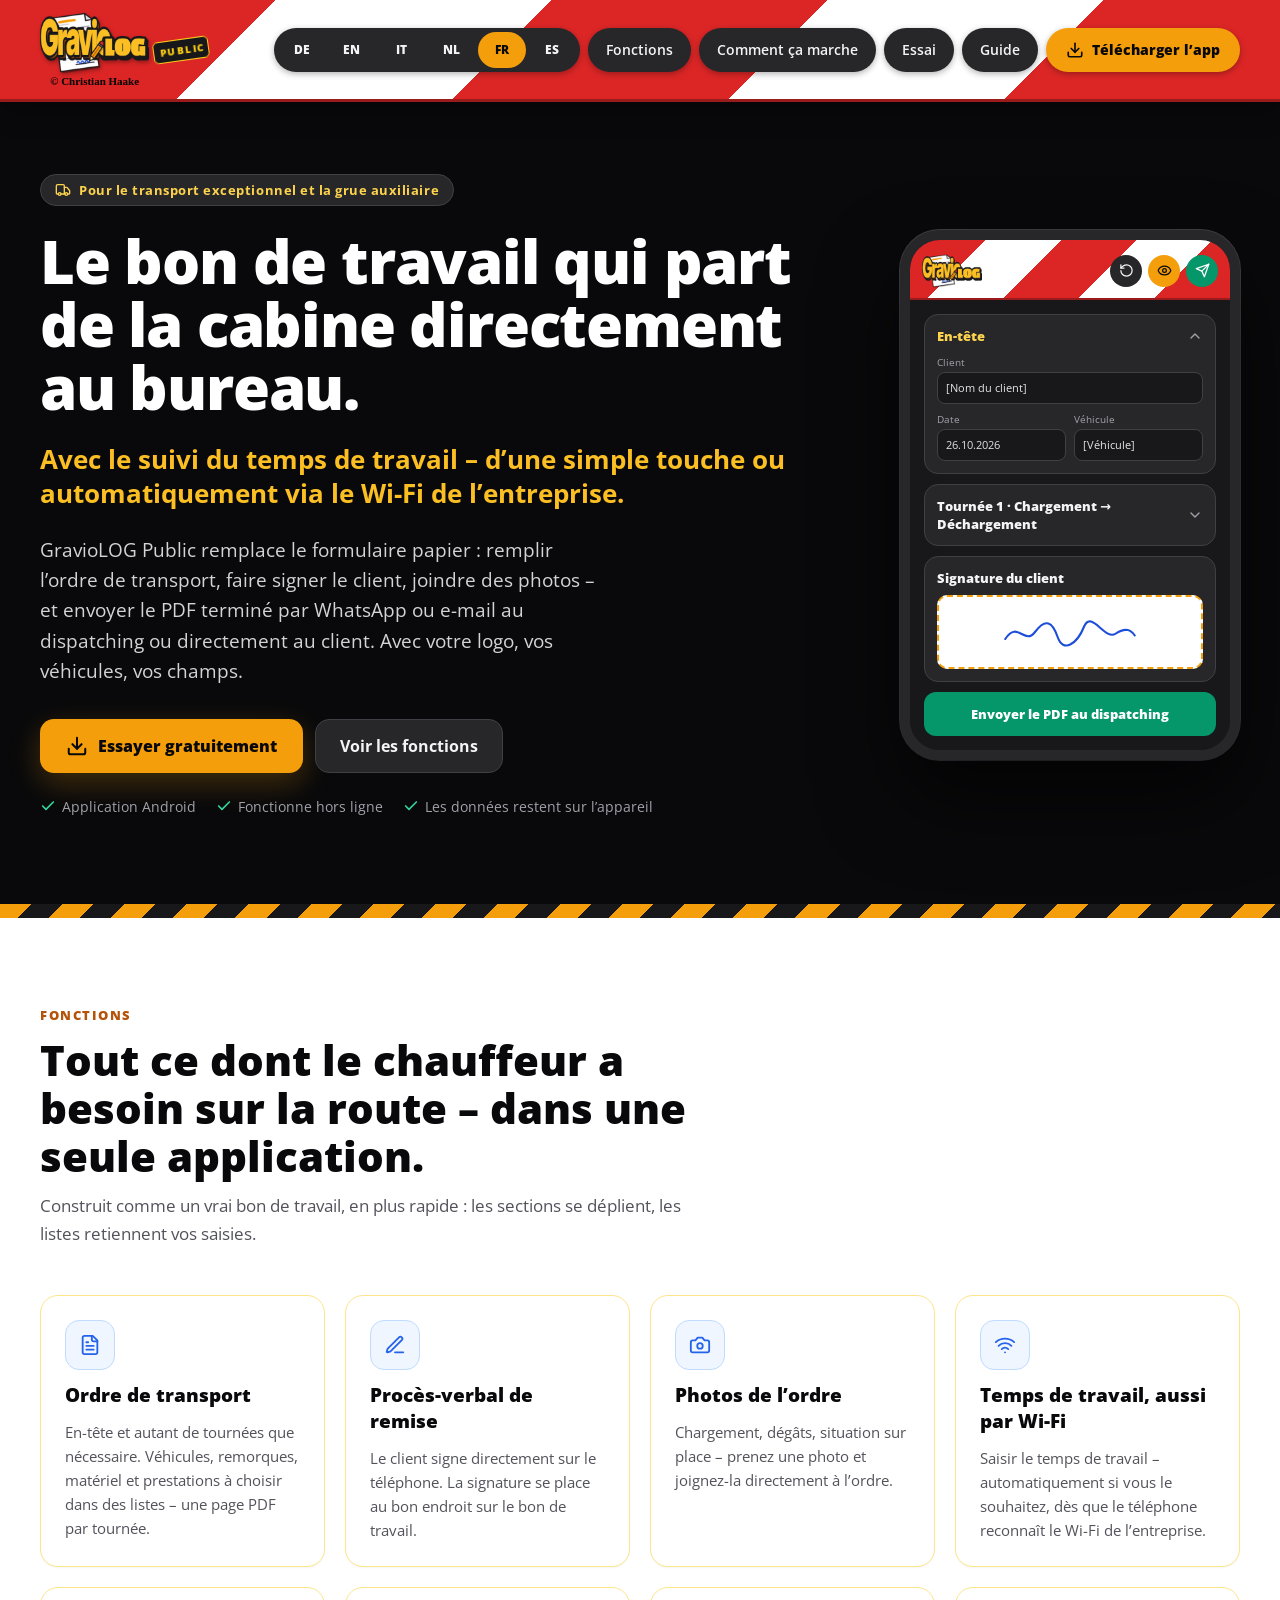
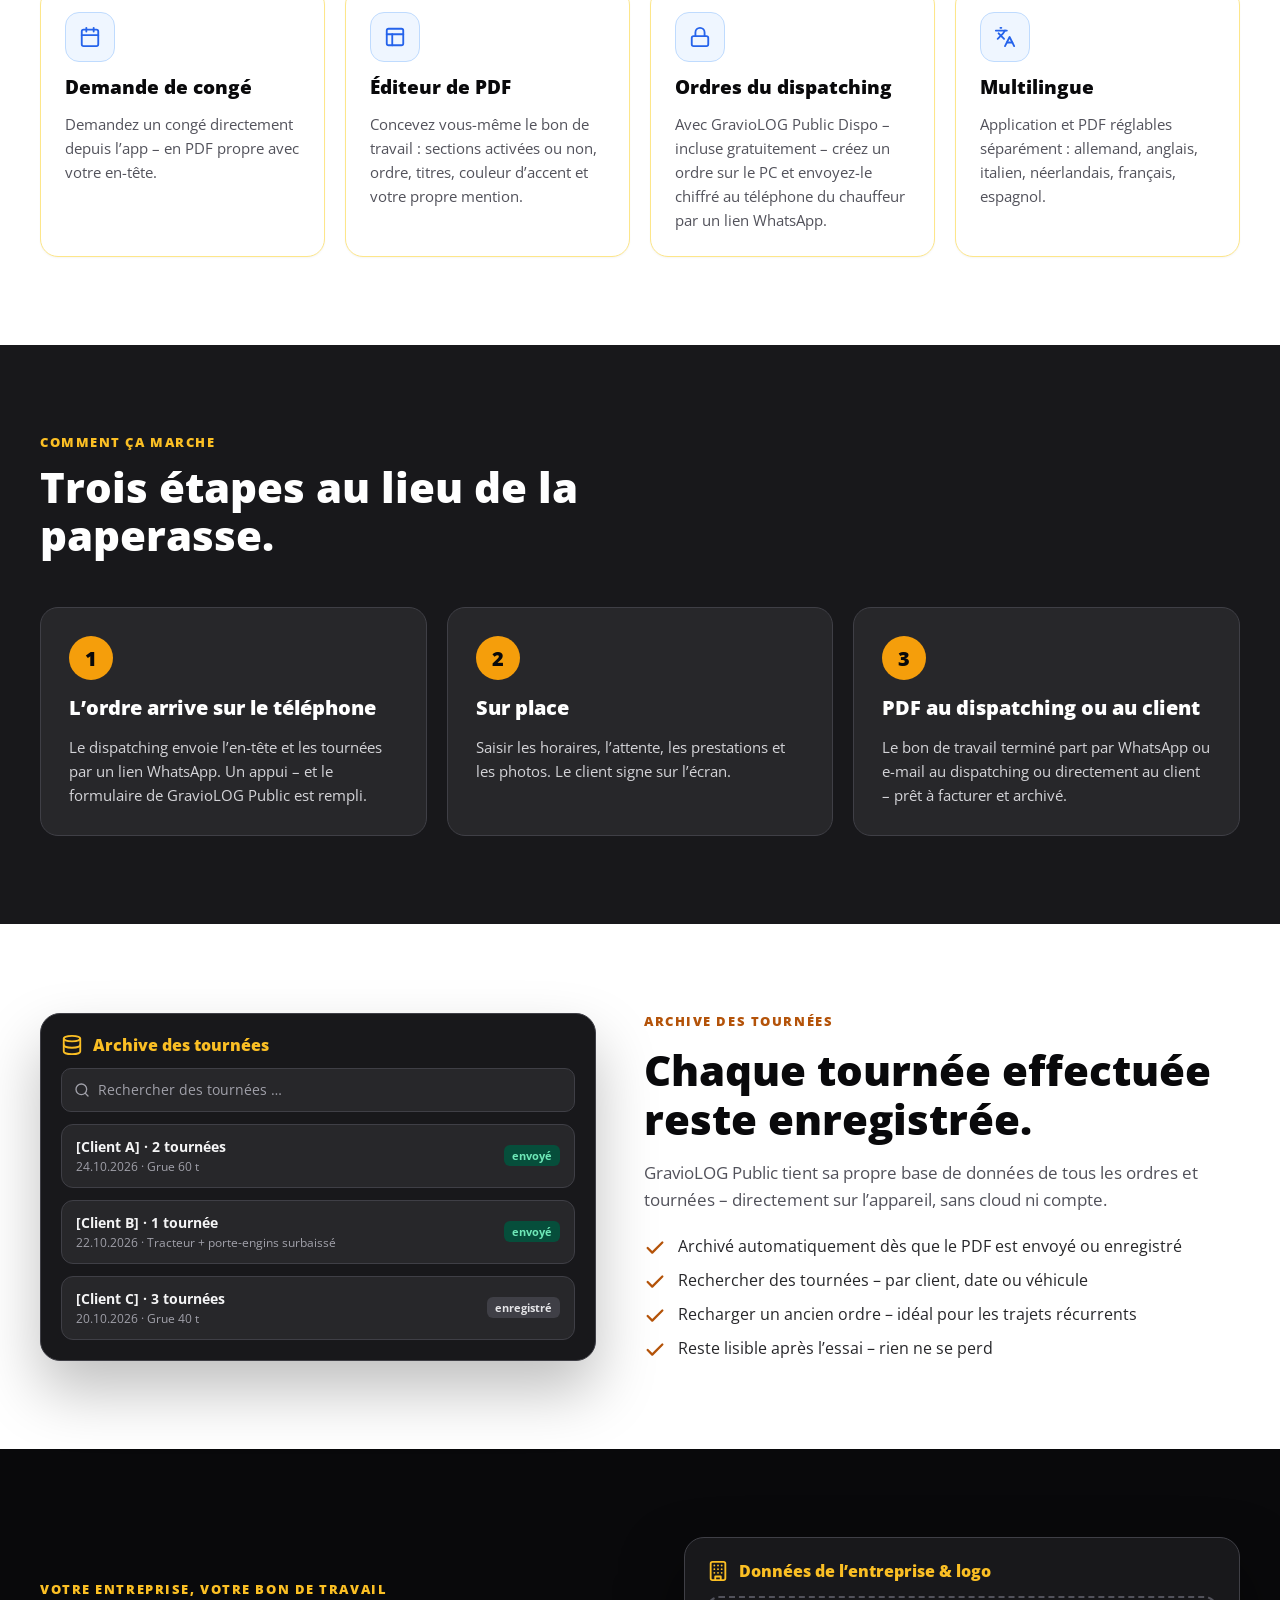
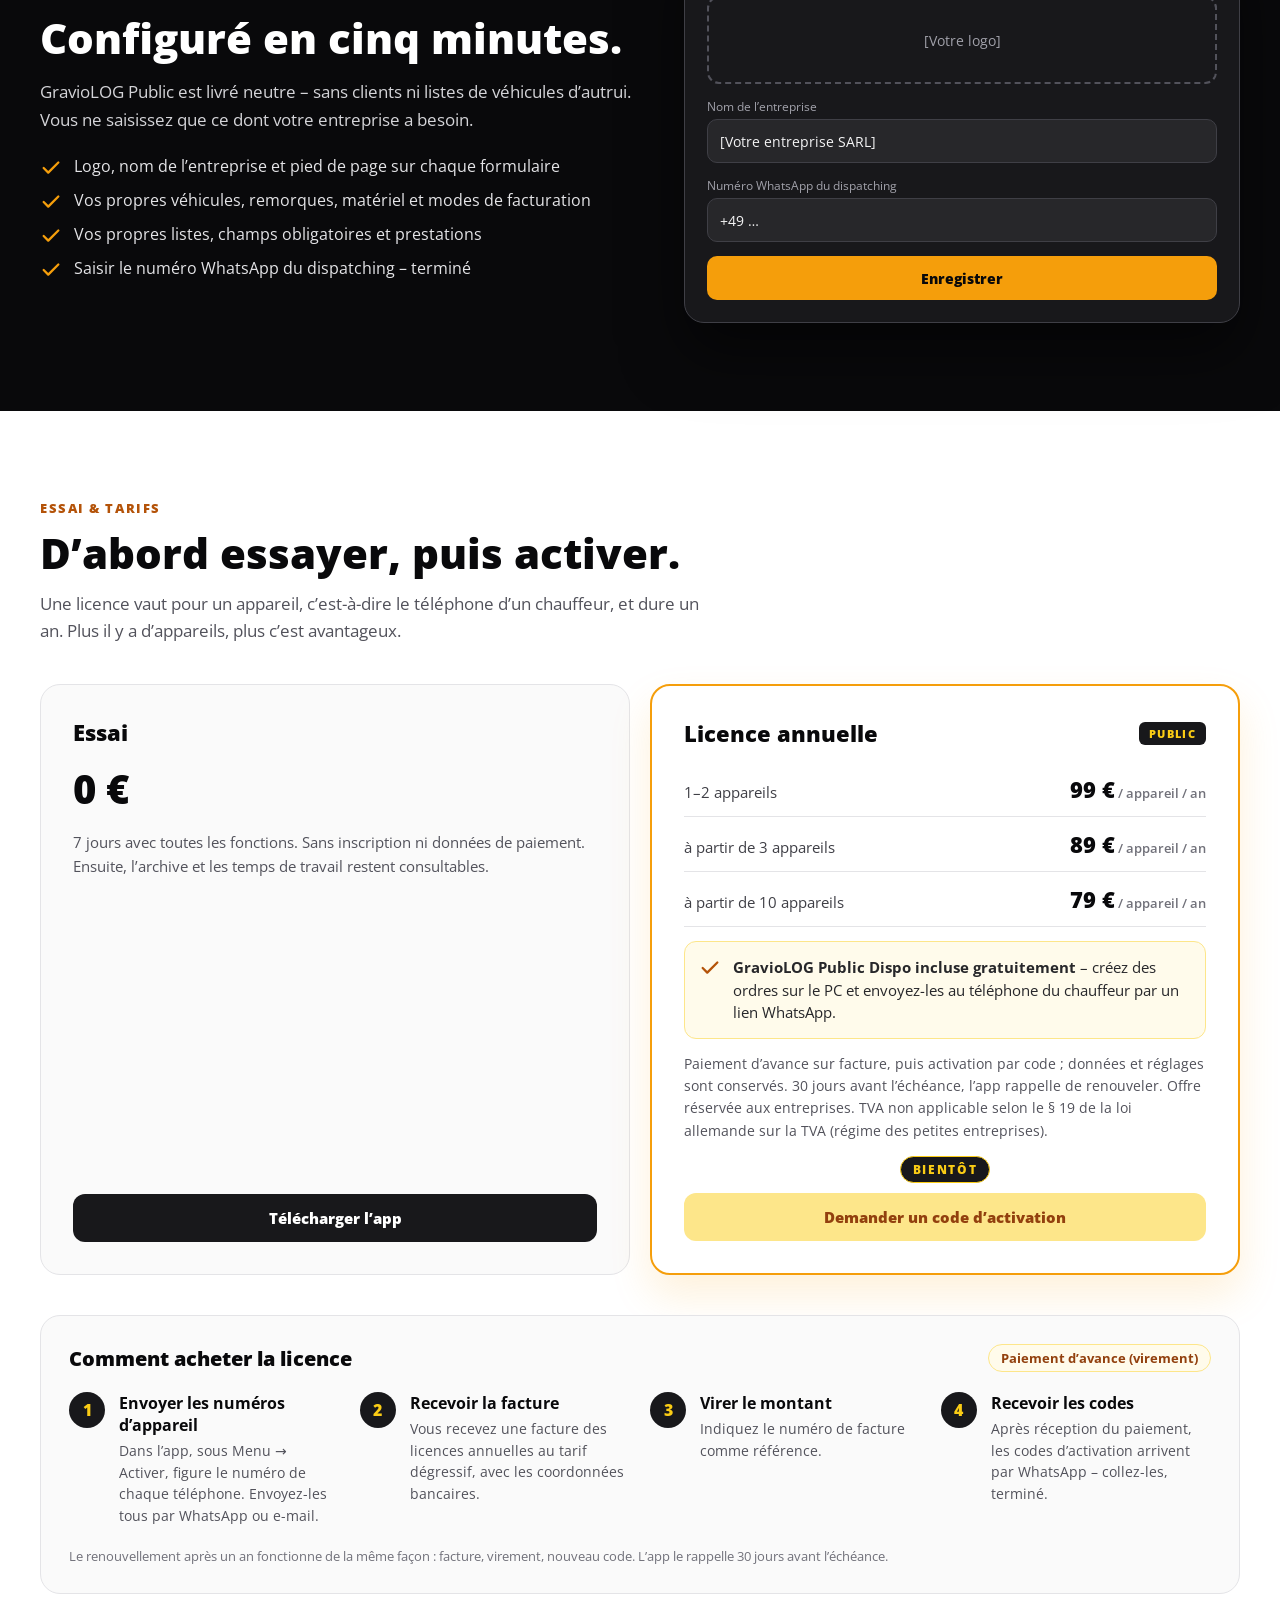
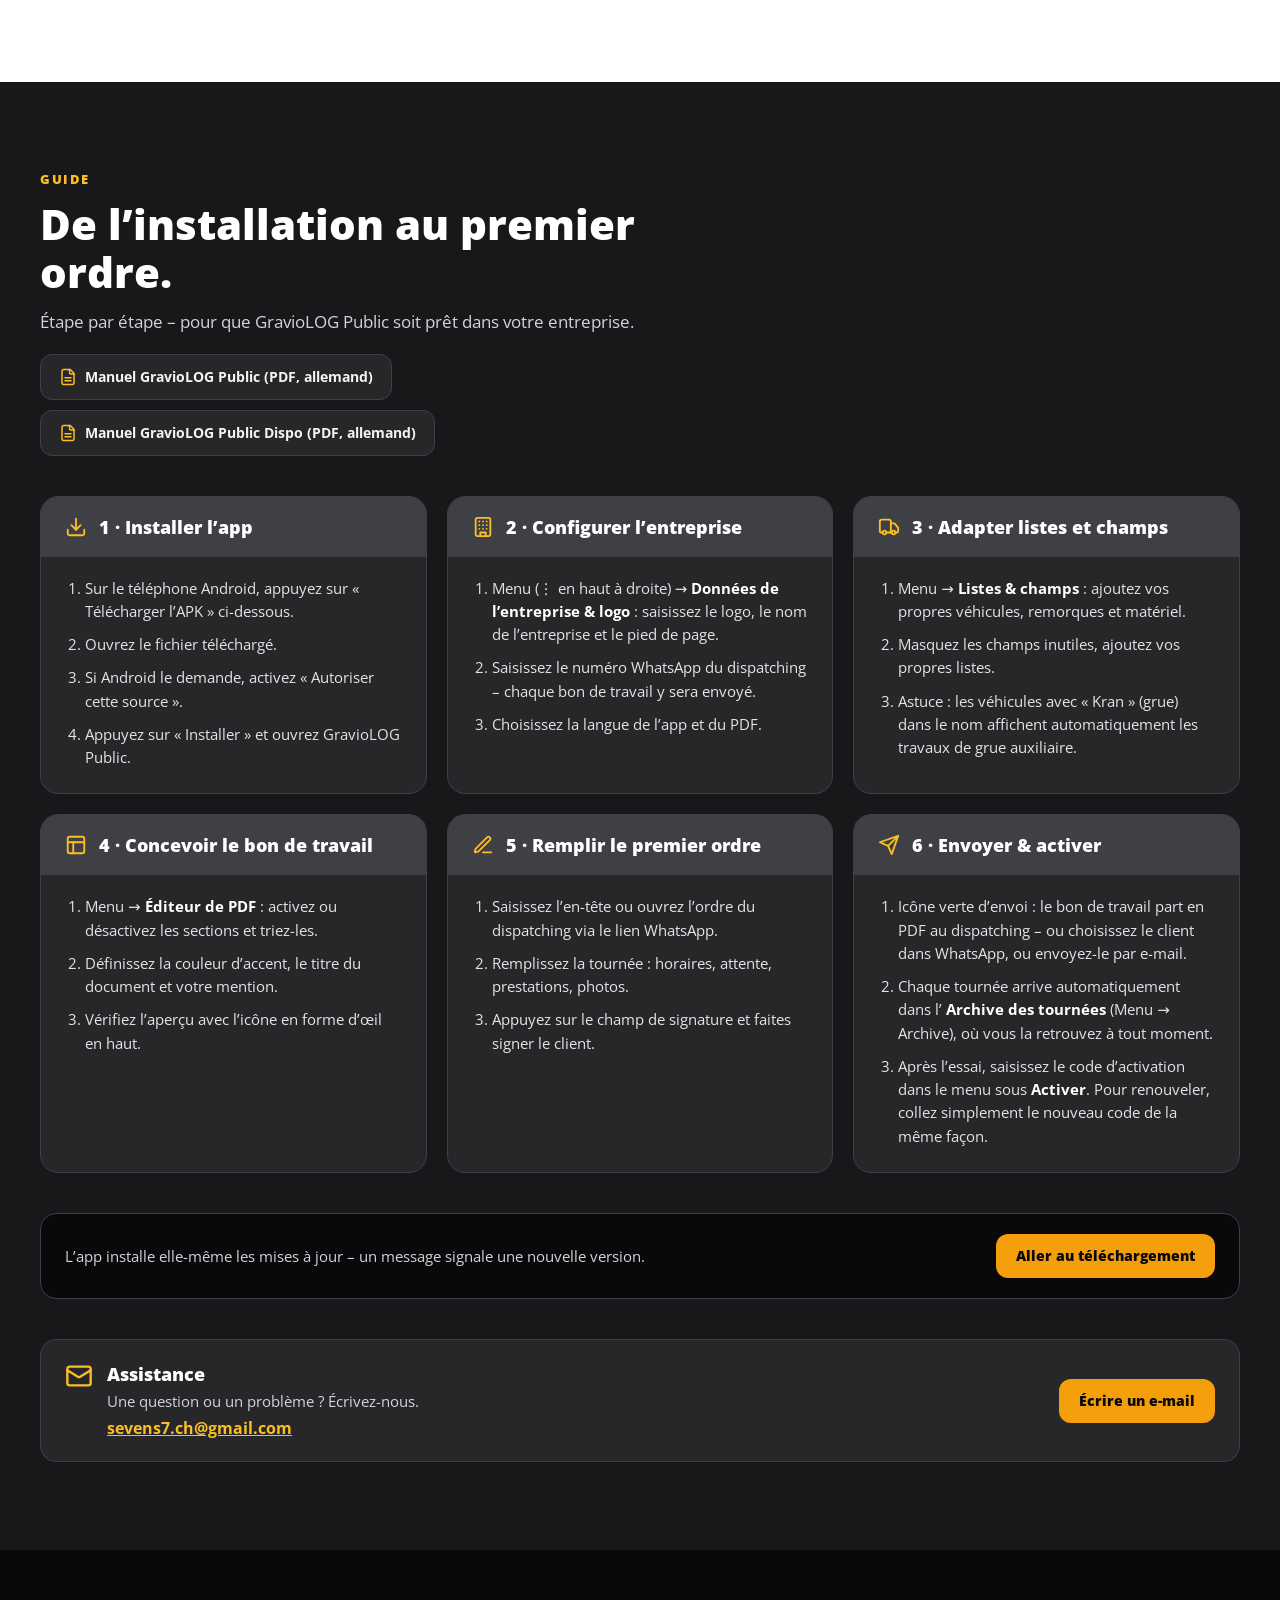
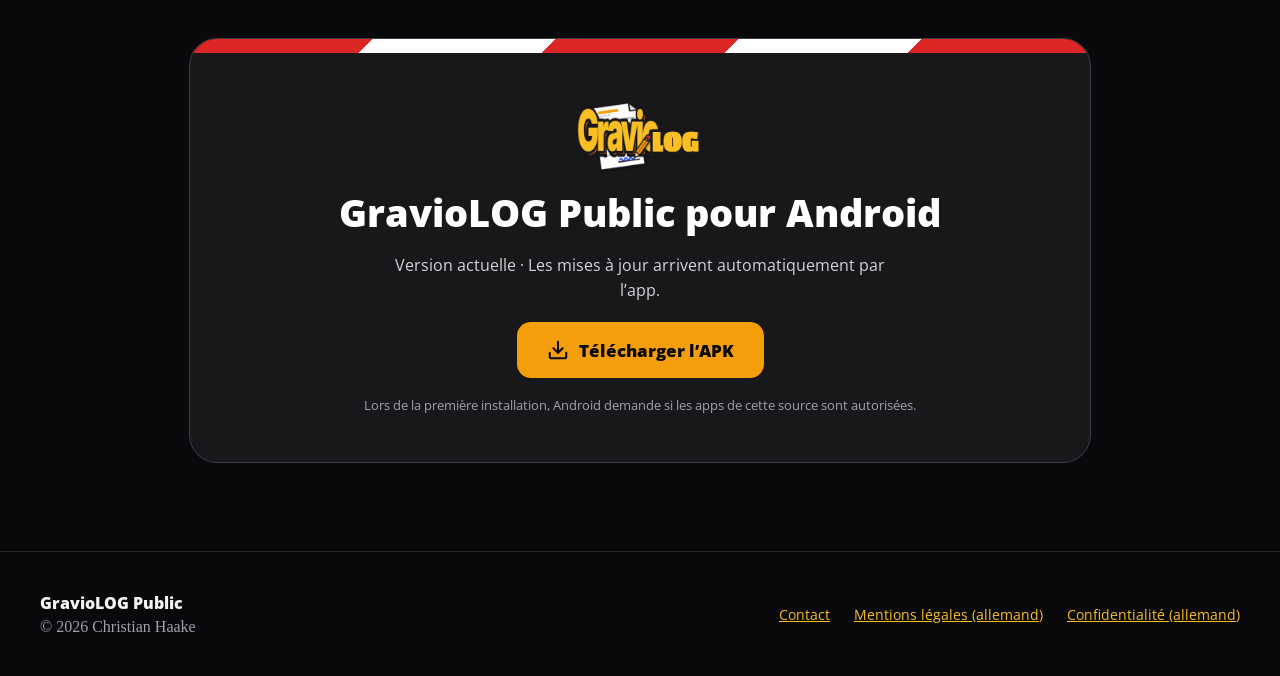
<file: fr/index.html>
<!doctype html>
<html lang="fr">
<head>
<meta charset="utf-8">
<meta name="viewport" content="width=device-width, initial-scale=1">
<title>GravioLOG Public – Ordre de transport numérique pour Android</title>
<link rel="alternate" hreflang="de" href="https://sevens7ch-tech.github.io/Website-Gravio-Plus/"><link rel="alternate" hreflang="en" href="https://sevens7ch-tech.github.io/Website-Gravio-Plus/en/"><link rel="alternate" hreflang="it" href="https://sevens7ch-tech.github.io/Website-Gravio-Plus/it/"><link rel="alternate" hreflang="nl" href="https://sevens7ch-tech.github.io/Website-Gravio-Plus/nl/"><link rel="alternate" hreflang="fr" href="https://sevens7ch-tech.github.io/Website-Gravio-Plus/fr/"><link rel="alternate" hreflang="es" href="https://sevens7ch-tech.github.io/Website-Gravio-Plus/es/"><link rel="alternate" hreflang="x-default" href="https://sevens7ch-tech.github.io/Website-Gravio-Plus/">
<script>(function(){try{if('scrollRestoration' in history)history.scrollRestoration='manual';if(location.hash){history.replaceState(null,'',location.pathname+location.search);}window.scrollTo(0,0);window.addEventListener('load',function(){window.scrollTo(0,0);});}catch(e){}})();</script><script>(function(){try{document.addEventListener('click',function(e){var a=e.target.closest&&e.target.closest('[data-lang]');if(a)localStorage.setItem('gravio_lang',a.getAttribute('data-lang'));});}catch(e){}})();</script>
<meta name="description" content="GravioLOG Public : ordre de transport, procès-verbal de remise signé, photos, archive des tournées et PDF par WhatsApp – l’application pour le transport exceptionnel et les travaux de grue auxiliaire.">
<link rel="icon" href="../logo.png">
<style>
@font-face{font-family:'Open Sans';src:url('../fonts/OpenSans-Variable.ttf') format('truetype');font-weight:300 800;font-display:swap}
html{scroll-behavior:smooth;scroll-padding-top:100px}body{margin:0;background:#09090b}
a{color:#fbbf24}a:hover{color:#fcd34d}
svg.ic{width:22px;height:22px;flex-shrink:0}
</style>
</head>
<body>
<!-- © 2026 Christian Haake, alle Rechte vorbehalten -->
<div style="font-family: 'Open Sans', system-ui, sans-serif; color: #f4f4f5; background: #09090b; min-height: 100vh">

  <!-- Kopfzeile wie in der App: rot-weiße Warnbake -->
  <header style="position: sticky; top: 0; z-index: 10; background: linear-gradient(135deg, #dc2626 0 20%, #ffffff 20% 40%, #dc2626 40% 60%, #ffffff 60% 80%, #dc2626 80% 100%); border-bottom: 3px solid #991b1b; box-shadow: 0 8px 24px rgba(0,0,0,.35)">
    <div style="max-width: 1200px; margin: 0 auto; padding: 12px 24px; display: flex; flex-wrap: wrap; align-items: center; justify-content: space-between; gap: 12px">
      <a href="#top" aria-label="Accueil GravioLOG Public" style="display: flex; flex-direction: column; align-items: center; text-decoration: none; position: relative">
        <img src="../logo.png" alt="GravioLOG" style="height: 62px; width: auto; filter: drop-shadow(1px 2px 2px rgba(0,0,0,.35))">
        <span style="position: absolute; right: -60px; bottom: 26px; background: #18181b; color: #facc15; border: 1px solid #facc15; border-radius: 5px; font-size: 10px; font-weight: 800; letter-spacing: .14em; padding: 3px 4px 3px 6px; transform: rotate(-8deg)">PUBLIC</span>
        <span style="font-family: 'Dancing Script', 'Segoe Script', 'Brush Script MT', cursive; font-weight: 700; font-size: 11px; color: #000000; margin-top: 1px">© Christian Haake</span>
      </a>
      <nav aria-label="Navigation principale" style="display: flex; flex-wrap: wrap; align-items: center; gap: 8px">
        <div class="lang-switch" role="group" aria-label="Sprache / Language" style="display: inline-flex; flex-wrap: wrap; gap: 2px; padding: 4px; border-radius: 999px; background: #27272a; box-shadow: 0 2px 6px rgba(0,0,0,.3)"><a href="../" hreflang="de" lang="de" title="Deutsch" data-lang="de" style="display: inline-flex; align-items: center; justify-content: center; min-width: 36px; min-height: 36px; padding: 0 6px; border-radius: 999px; background: transparent; color: #f4f4f5; font-size: 12px; font-weight: 800; letter-spacing: .04em; text-decoration: none">DE</a><a href="../en/" hreflang="en" lang="en" title="English" data-lang="en" style="display: inline-flex; align-items: center; justify-content: center; min-width: 36px; min-height: 36px; padding: 0 6px; border-radius: 999px; background: transparent; color: #f4f4f5; font-size: 12px; font-weight: 800; letter-spacing: .04em; text-decoration: none">EN</a><a href="../it/" hreflang="it" lang="it" title="Italiano" data-lang="it" style="display: inline-flex; align-items: center; justify-content: center; min-width: 36px; min-height: 36px; padding: 0 6px; border-radius: 999px; background: transparent; color: #f4f4f5; font-size: 12px; font-weight: 800; letter-spacing: .04em; text-decoration: none">IT</a><a href="../nl/" hreflang="nl" lang="nl" title="Nederlands" data-lang="nl" style="display: inline-flex; align-items: center; justify-content: center; min-width: 36px; min-height: 36px; padding: 0 6px; border-radius: 999px; background: transparent; color: #f4f4f5; font-size: 12px; font-weight: 800; letter-spacing: .04em; text-decoration: none">NL</a><a href="../fr/" hreflang="fr" lang="fr" title="Français" aria-current="page" data-lang="fr" style="display: inline-flex; align-items: center; justify-content: center; min-width: 36px; min-height: 36px; padding: 0 6px; border-radius: 999px; background: #f59e0b; color: #09090b; font-size: 12px; font-weight: 800; letter-spacing: .04em; text-decoration: none">FR</a><a href="../es/" hreflang="es" lang="es" title="Español" data-lang="es" style="display: inline-flex; align-items: center; justify-content: center; min-width: 36px; min-height: 36px; padding: 0 6px; border-radius: 999px; background: transparent; color: #f4f4f5; font-size: 12px; font-weight: 800; letter-spacing: .04em; text-decoration: none">ES</a></div>
        <a href="#funktionen" style="display: inline-flex; align-items: center; min-height: 44px; padding: 0 18px; border-radius: 999px; background: #27272a; color: #f4f4f5; font-size: 14px; font-weight: 600; text-decoration: none; box-shadow: 0 2px 6px rgba(0,0,0,.3)">Fonctions</a>
        <a href="#ablauf" style="display: inline-flex; align-items: center; min-height: 44px; padding: 0 18px; border-radius: 999px; background: #27272a; color: #f4f4f5; font-size: 14px; font-weight: 600; text-decoration: none; box-shadow: 0 2px 6px rgba(0,0,0,.3)">Comment ça marche</a>
        <a href="#testphase" style="display: inline-flex; align-items: center; min-height: 44px; padding: 0 18px; border-radius: 999px; background: #27272a; color: #f4f4f5; font-size: 14px; font-weight: 600; text-decoration: none; box-shadow: 0 2px 6px rgba(0,0,0,.3)">Essai</a>
        <a href="#anleitung" style="display: inline-flex; align-items: center; min-height: 44px; padding: 0 18px; border-radius: 999px; background: #27272a; color: #f4f4f5; font-size: 14px; font-weight: 600; text-decoration: none; box-shadow: 0 2px 6px rgba(0,0,0,.3)">Guide</a>
        <a href="#download" style="display: inline-flex; align-items: center; gap: 8px; min-height: 44px; padding: 0 20px; border-radius: 999px; background: #f59e0b; color: #09090b; font-size: 14px; font-weight: 800; text-decoration: none; box-shadow: 0 2px 6px rgba(0,0,0,.3)">
          <svg class="ic" style="width: 18px; height: 18px" viewBox="0 0 24 24" fill="none" stroke="currentColor" stroke-width="2.2" stroke-linecap="round" stroke-linejoin="round" aria-hidden="true"><path d="M21 15v4a2 2 0 0 1-2 2H5a2 2 0 0 1-2-2v-4"></path><polyline points="7 10 12 15 17 10"></polyline><line x1="12" x2="12" y1="15" y2="3"></line></svg>
          Télécharger l’app
        </a>
      </nav>
    </div>
  </header>

  <!-- Hero -->
  <section id="top" style="background: #09090b; padding: 72px 24px 88px">
    <div style="max-width: 1200px; margin: 0 auto; display: flex; flex-wrap: wrap; align-items: center; gap: 56px">
      <div style="flex: 1 1 460px; min-width: 0; display: flex; flex-direction: column; gap: 24px">
        <span style="align-self: flex-start; display: inline-flex; align-items: center; gap: 8px; padding: 6px 14px; border-radius: 999px; background: #27272a; border: 1px solid #3f3f46; color: #fcd34d; font-size: 13px; font-weight: 700; letter-spacing: .04em">
          <svg class="ic" style="width: 16px; height: 16px" viewBox="0 0 24 24" fill="none" stroke="currentColor" stroke-width="2" stroke-linecap="round" stroke-linejoin="round" aria-hidden="true"><path d="M14 18V6a2 2 0 0 0-2-2H4a2 2 0 0 0-2 2v11a1 1 0 0 0 1 1h2"></path><path d="M15 18H9"></path><path d="M19 18h2a1 1 0 0 0 1-1v-3.65a1 1 0 0 0-.22-.624l-3.48-4.35A1 1 0 0 0 17.52 8H14"></path><circle cx="17" cy="18" r="2"></circle><circle cx="7" cy="18" r="2"></circle></svg>
          Pour le transport exceptionnel et la grue auxiliaire
        </span>
        <h1 style="margin: 0; font-size: clamp(36px, 5vw, 60px); line-height: 1.05; font-weight: 800; letter-spacing: -.02em; color: #ffffff">Le bon de travail qui part de la cabine directement au bureau.</h1>
        <p style="margin: 0; font-size: clamp(20px, 2.4vw, 26px); line-height: 1.3; font-weight: 700; color: #fbbf24">Avec le suivi du temps de travail – d’une simple touche ou automatiquement via le Wi-Fi de l’entreprise.</p>
        <p style="margin: 0; font-size: 19px; line-height: 1.6; color: #d4d4d8; max-width: 560px">GravioLOG Public remplace le formulaire papier : remplir l’ordre de transport, faire signer le client, joindre des photos – et envoyer le PDF terminé par WhatsApp ou e-mail au dispatching ou directement au client. Avec votre logo, vos véhicules, vos champs.</p>
        <div style="display: flex; flex-wrap: wrap; gap: 12px; padding-top: 8px">
          <a href="#download" style="display: inline-flex; align-items: center; gap: 10px; min-height: 52px; padding: 0 26px; border-radius: 14px; background: #f59e0b; color: #09090b; font-size: 16px; font-weight: 800; text-decoration: none; box-shadow: 0 10px 30px rgba(245,158,11,.25)">
            <svg class="ic" viewBox="0 0 24 24" fill="none" stroke="currentColor" stroke-width="2.2" stroke-linecap="round" stroke-linejoin="round" aria-hidden="true"><path d="M21 15v4a2 2 0 0 1-2 2H5a2 2 0 0 1-2-2v-4"></path><polyline points="7 10 12 15 17 10"></polyline><line x1="12" x2="12" y1="15" y2="3"></line></svg>
            Essayer gratuitement
          </a>
          <a href="#funktionen" style="display: inline-flex; align-items: center; min-height: 52px; padding: 0 24px; border-radius: 14px; background: #27272a; border: 1px solid #3f3f46; color: #f4f4f5; font-size: 16px; font-weight: 700; text-decoration: none">Voir les fonctions</a>
        </div>
        <div style="display: flex; flex-wrap: wrap; gap: 20px; color: #a1a1aa; font-size: 14px">
          <span style="display: inline-flex; align-items: center; gap: 6px"><svg class="ic" style="width: 16px; height: 16px; color: #34d399" viewBox="0 0 24 24" fill="none" stroke="currentColor" stroke-width="2.5" stroke-linecap="round" stroke-linejoin="round" aria-hidden="true"><path d="M20 6 9 17l-5-5"></path></svg>Application Android</span>
          <span style="display: inline-flex; align-items: center; gap: 6px"><svg class="ic" style="width: 16px; height: 16px; color: #34d399" viewBox="0 0 24 24" fill="none" stroke="currentColor" stroke-width="2.5" stroke-linecap="round" stroke-linejoin="round" aria-hidden="true"><path d="M20 6 9 17l-5-5"></path></svg>Fonctionne hors ligne</span>
          <span style="display: inline-flex; align-items: center; gap: 6px"><svg class="ic" style="width: 16px; height: 16px; color: #34d399" viewBox="0 0 24 24" fill="none" stroke="currentColor" stroke-width="2.5" stroke-linecap="round" stroke-linejoin="round" aria-hidden="true"><path d="M20 6 9 17l-5-5"></path></svg>Les données restent sur l’appareil</span>
        </div>
      </div>

      <!-- Handy-Mockup der App -->
      <div style="flex: 0 1 340px; min-width: 0; display: flex; justify-content: center">
        <div style="width: 320px; max-width: 100%; border-radius: 40px; background: #18181b; border: 10px solid #27272a; box-shadow: 0 40px 80px rgba(0,0,0,.6), 0 0 0 1px #3f3f46; overflow: hidden">
          <div style="background: linear-gradient(135deg, #dc2626 0 20%, #ffffff 20% 40%, #dc2626 40% 60%, #ffffff 60% 80%, #dc2626 80% 100%); border-bottom: 2px solid #991b1b; padding: 14px 12px 10px; display: flex; align-items: center; justify-content: space-between">
            <img src="../logo.png" alt="" style="height: 34px; width: auto">
            <div style="display: flex; gap: 6px">
              <span style="width: 32px; height: 32px; border-radius: 999px; background: #27272a; color: #f4f4f5; display: flex; align-items: center; justify-content: center"><svg class="ic" style="width: 15px; height: 15px" viewBox="0 0 24 24" fill="none" stroke="currentColor" stroke-width="2" stroke-linecap="round" stroke-linejoin="round" aria-hidden="true"><path d="M3 12a9 9 0 1 0 9-9 9.75 9.75 0 0 0-6.74 2.74L3 8"></path><path d="M3 3v5h5"></path></svg></span>
              <span style="width: 32px; height: 32px; border-radius: 999px; background: #f59e0b; color: #09090b; display: flex; align-items: center; justify-content: center"><svg class="ic" style="width: 15px; height: 15px" viewBox="0 0 24 24" fill="none" stroke="currentColor" stroke-width="2" stroke-linecap="round" stroke-linejoin="round" aria-hidden="true"><path d="M2.062 12.348a1 1 0 0 1 0-.696 10.75 10.75 0 0 1 19.876 0 1 1 0 0 1 0 .696 10.75 10.75 0 0 1-19.876 0"></path><circle cx="12" cy="12" r="3"></circle></svg></span>
              <span style="width: 32px; height: 32px; border-radius: 999px; background: #059669; color: #ffffff; display: flex; align-items: center; justify-content: center"><svg class="ic" style="width: 15px; height: 15px" viewBox="0 0 24 24" fill="none" stroke="currentColor" stroke-width="2" stroke-linecap="round" stroke-linejoin="round" aria-hidden="true"><path d="m22 2-7 20-4-9-9-4Z"></path><path d="M22 2 11 13"></path></svg></span>
            </div>
          </div>
          <div style="padding: 14px; display: flex; flex-direction: column; gap: 10px; background: #18181b">
            <div style="border-radius: 14px; background: #27272a; border: 1px solid #3f3f46; padding: 12px">
              <div style="display: flex; align-items: center; justify-content: space-between; margin-bottom: 10px">
                <span style="font-size: 13px; font-weight: 800; color: #fcd34d">En-tête</span>
                <svg class="ic" style="width: 16px; height: 16px; color: #a1a1aa" viewBox="0 0 24 24" fill="none" stroke="currentColor" stroke-width="2" stroke-linecap="round" stroke-linejoin="round" aria-hidden="true"><path d="m18 15-6-6-6 6"></path></svg>
              </div>
              <div style="font-size: 10px; color: #a1a1aa; margin-bottom: 3px">Client</div>
              <div style="height: 30px; border-radius: 8px; background: #18181b; border: 1px solid #3f3f46; margin-bottom: 8px; padding: 0 8px; display: flex; align-items: center; font-size: 11px; color: #e4e4e7">[Nom du client]</div>
              <div style="display: flex; gap: 8px">
                <div style="flex: 1">
                  <div style="font-size: 10px; color: #a1a1aa; margin-bottom: 3px">Date</div>
                  <div style="height: 30px; border-radius: 8px; background: #18181b; border: 1px solid #3f3f46; padding: 0 8px; display: flex; align-items: center; font-size: 11px; color: #e4e4e7">26.10.2026</div>
                </div>
                <div style="flex: 1">
                  <div style="font-size: 10px; color: #a1a1aa; margin-bottom: 3px">Véhicule</div>
                  <div style="height: 30px; border-radius: 8px; background: #18181b; border: 1px solid #3f3f46; padding: 0 8px; display: flex; align-items: center; font-size: 11px; color: #e4e4e7">[Véhicule]</div>
                </div>
              </div>
            </div>
            <div style="border-radius: 14px; background: #27272a; border: 1px solid #3f3f46; padding: 12px; display: flex; align-items: center; justify-content: space-between">
              <span style="font-size: 13px; font-weight: 800; color: #f4f4f5">Tournée 1 · Chargement → Déchargement</span>
              <svg class="ic" style="width: 16px; height: 16px; color: #a1a1aa" viewBox="0 0 24 24" fill="none" stroke="currentColor" stroke-width="2" stroke-linecap="round" stroke-linejoin="round" aria-hidden="true"><path d="m6 9 6 6 6-6"></path></svg>
            </div>
            <div style="border-radius: 14px; background: #27272a; border: 1px solid #3f3f46; padding: 12px">
              <div style="font-size: 13px; font-weight: 800; color: #f4f4f5; margin-bottom: 8px">Signature du client</div>
              <div style="height: 70px; border-radius: 10px; background: #ffffff; border: 2px dashed #f59e0b; display: flex; align-items: center; justify-content: center">
                <svg viewBox="0 0 160 40" style="width: 140px; height: 36px" aria-hidden="true"><path d="M6 28 C 20 6, 28 36, 40 20 S 60 8, 66 26 S 88 34, 96 14 S 120 30, 132 22 S 150 18, 154 24" fill="none" stroke="#1d4ed8" stroke-width="2.4" stroke-linecap="round"></path></svg>
              </div>
            </div>
            <div style="height: 44px; border-radius: 12px; background: #059669; color: #ffffff; font-size: 13px; font-weight: 800; display: flex; align-items: center; justify-content: center; gap: 8px">Envoyer le PDF au dispatching</div>
          </div>
        </div>
      </div>
    </div>
  </section>

  <!-- Warnband als Trenner -->
  <div aria-hidden="true" style="height: 14px; background: repeating-linear-gradient(135deg, #f59e0b 0 22px, #18181b 22px 44px)"></div>

  <!-- Funktionen (helle Fläche wie der Day Mode der App) -->
  <section id="funktionen" style="background: #ffffff; color: #18181b; padding: 88px 24px">
    <div style="max-width: 1200px; margin: 0 auto; display: flex; flex-direction: column; gap: 48px">
      <div style="display: flex; flex-direction: column; gap: 12px; max-width: 680px">
        <span style="font-size: 13px; font-weight: 800; letter-spacing: .12em; color: #b45309">FONCTIONS</span>
        <h2 style="margin: 0; font-size: clamp(28px, 3.6vw, 42px); line-height: 1.15; font-weight: 800; color: #09090b">Tout ce dont le chauffeur a besoin sur la route – dans une seule application.</h2>
        <p style="margin: 0; font-size: 17px; line-height: 1.6; color: #52525b">Construit comme un vrai bon de travail, en plus rapide : les sections se déplient, les listes retiennent vos saisies.</p>
      </div>
      <div style="display: grid; grid-template-columns: repeat(auto-fit, minmax(260px, 1fr)); gap: 20px">

        <div style="border-radius: 18px; background: #ffffff; border: 1px solid #fde68a; padding: 24px; display: flex; flex-direction: column; gap: 12px; box-shadow: 0 1px 2px rgba(0,0,0,.04)">
          <span style="width: 48px; height: 48px; border-radius: 14px; background: #eff6ff; border: 1px solid #bfdbfe; color: #2563eb; display: flex; align-items: center; justify-content: center"><svg class="ic" viewBox="0 0 24 24" fill="none" stroke="currentColor" stroke-width="2" stroke-linecap="round" stroke-linejoin="round" aria-hidden="true"><path d="M15 2H6a2 2 0 0 0-2 2v16a2 2 0 0 0 2 2h12a2 2 0 0 0 2-2V7Z"></path><path d="M14 2v4a2 2 0 0 0 2 2h4"></path><path d="M16 13H8"></path><path d="M16 17H8"></path><path d="M10 9H8"></path></svg></span>
          <h3 style="margin: 0; font-size: 19px; font-weight: 800; color: #09090b">Ordre de transport</h3>
          <p style="margin: 0; font-size: 15px; line-height: 1.6; color: #52525b">En-tête et autant de tournées que nécessaire. Véhicules, remorques, matériel et prestations à choisir dans des listes – une page PDF par tournée.</p>
        </div>

        <div style="border-radius: 18px; background: #ffffff; border: 1px solid #fde68a; padding: 24px; display: flex; flex-direction: column; gap: 12px; box-shadow: 0 1px 2px rgba(0,0,0,.04)">
          <span style="width: 48px; height: 48px; border-radius: 14px; background: #eff6ff; border: 1px solid #bfdbfe; color: #2563eb; display: flex; align-items: center; justify-content: center"><svg class="ic" viewBox="0 0 24 24" fill="none" stroke="currentColor" stroke-width="2" stroke-linecap="round" stroke-linejoin="round" aria-hidden="true"><path d="M12 20h9"></path><path d="M16.376 3.622a1 1 0 0 1 3.002 3.002L7.368 18.635a2 2 0 0 1-.855.506l-2.872.838a.5.5 0 0 1-.62-.62l.838-2.872a2 2 0 0 1 .506-.854z"></path></svg></span>
          <h3 style="margin: 0; font-size: 19px; font-weight: 800; color: #09090b">Procès-verbal de remise</h3>
          <p style="margin: 0; font-size: 15px; line-height: 1.6; color: #52525b">Le client signe directement sur le téléphone. La signature se place au bon endroit sur le bon de travail.</p>
        </div>

        <div style="border-radius: 18px; background: #ffffff; border: 1px solid #fde68a; padding: 24px; display: flex; flex-direction: column; gap: 12px; box-shadow: 0 1px 2px rgba(0,0,0,.04)">
          <span style="width: 48px; height: 48px; border-radius: 14px; background: #eff6ff; border: 1px solid #bfdbfe; color: #2563eb; display: flex; align-items: center; justify-content: center"><svg class="ic" viewBox="0 0 24 24" fill="none" stroke="currentColor" stroke-width="2" stroke-linecap="round" stroke-linejoin="round" aria-hidden="true"><path d="M14.5 4h-5L7 7H4a2 2 0 0 0-2 2v9a2 2 0 0 0 2 2h16a2 2 0 0 0 2-2V9a2 2 0 0 0-2-2h-3l-2.5-3z"></path><circle cx="12" cy="13" r="3"></circle></svg></span>
          <h3 style="margin: 0; font-size: 19px; font-weight: 800; color: #09090b">Photos de l’ordre</h3>
          <p style="margin: 0; font-size: 15px; line-height: 1.6; color: #52525b">Chargement, dégâts, situation sur place – prenez une photo et joignez-la directement à l’ordre.</p>
        </div>

        <div style="border-radius: 18px; background: #ffffff; border: 1px solid #fde68a; padding: 24px; display: flex; flex-direction: column; gap: 12px; box-shadow: 0 1px 2px rgba(0,0,0,.04)">
          <span style="width: 48px; height: 48px; border-radius: 14px; background: #eff6ff; border: 1px solid #bfdbfe; color: #2563eb; display: flex; align-items: center; justify-content: center"><svg class="ic" viewBox="0 0 24 24" fill="none" stroke="currentColor" stroke-width="2" stroke-linecap="round" stroke-linejoin="round" aria-hidden="true"><path d="M12 20h.01"></path><path d="M2 8.82a15 15 0 0 1 20 0"></path><path d="M5 12.859a10 10 0 0 1 14 0"></path><path d="M8.5 16.429a5 5 0 0 1 7 0"></path></svg></span>
          <h3 style="margin: 0; font-size: 19px; font-weight: 800; color: #09090b">Temps de travail, aussi par Wi-Fi</h3>
          <p style="margin: 0; font-size: 15px; line-height: 1.6; color: #52525b">Saisir le temps de travail – automatiquement si vous le souhaitez, dès que le téléphone reconnaît le Wi-Fi de l’entreprise.</p>
        </div>

        <div style="border-radius: 18px; background: #ffffff; border: 1px solid #fde68a; padding: 24px; display: flex; flex-direction: column; gap: 12px; box-shadow: 0 1px 2px rgba(0,0,0,.04)">
          <span style="width: 48px; height: 48px; border-radius: 14px; background: #eff6ff; border: 1px solid #bfdbfe; color: #2563eb; display: flex; align-items: center; justify-content: center"><svg class="ic" viewBox="0 0 24 24" fill="none" stroke="currentColor" stroke-width="2" stroke-linecap="round" stroke-linejoin="round" aria-hidden="true"><rect width="18" height="18" x="3" y="4" rx="2"></rect><path d="M16 2v4"></path><path d="M8 2v4"></path><path d="M3 10h18"></path></svg></span>
          <h3 style="margin: 0; font-size: 19px; font-weight: 800; color: #09090b">Demande de congé</h3>
          <p style="margin: 0; font-size: 15px; line-height: 1.6; color: #52525b">Demandez un congé directement depuis l’app – en PDF propre avec votre en-tête.</p>
        </div>

        <div style="border-radius: 18px; background: #ffffff; border: 1px solid #fde68a; padding: 24px; display: flex; flex-direction: column; gap: 12px; box-shadow: 0 1px 2px rgba(0,0,0,.04)">
          <span style="width: 48px; height: 48px; border-radius: 14px; background: #eff6ff; border: 1px solid #bfdbfe; color: #2563eb; display: flex; align-items: center; justify-content: center"><svg class="ic" viewBox="0 0 24 24" fill="none" stroke="currentColor" stroke-width="2" stroke-linecap="round" stroke-linejoin="round" aria-hidden="true"><rect width="18" height="18" x="3" y="3" rx="2"></rect><path d="M3 9h18"></path><path d="M9 21V9"></path></svg></span>
          <h3 style="margin: 0; font-size: 19px; font-weight: 800; color: #09090b">Éditeur de PDF</h3>
          <p style="margin: 0; font-size: 15px; line-height: 1.6; color: #52525b">Concevez vous-même le bon de travail : sections activées ou non, ordre, titres, couleur d’accent et votre propre mention.</p>
        </div>

        <div style="border-radius: 18px; background: #ffffff; border: 1px solid #fde68a; padding: 24px; display: flex; flex-direction: column; gap: 12px; box-shadow: 0 1px 2px rgba(0,0,0,.04)">
          <span style="width: 48px; height: 48px; border-radius: 14px; background: #eff6ff; border: 1px solid #bfdbfe; color: #2563eb; display: flex; align-items: center; justify-content: center"><svg class="ic" viewBox="0 0 24 24" fill="none" stroke="currentColor" stroke-width="2" stroke-linecap="round" stroke-linejoin="round" aria-hidden="true"><rect width="18" height="11" x="3" y="11" rx="2" ry="2"></rect><path d="M7 11V7a5 5 0 0 1 10 0v4"></path></svg></span>
          <h3 style="margin: 0; font-size: 19px; font-weight: 800; color: #09090b">Ordres du dispatching</h3>
          <p style="margin: 0; font-size: 15px; line-height: 1.6; color: #52525b">Avec GravioLOG Public Dispo – incluse gratuitement – créez un ordre sur le PC et envoyez-le chiffré au téléphone du chauffeur par un lien WhatsApp.</p>
        </div>

        <div style="border-radius: 18px; background: #ffffff; border: 1px solid #fde68a; padding: 24px; display: flex; flex-direction: column; gap: 12px; box-shadow: 0 1px 2px rgba(0,0,0,.04)">
          <span style="width: 48px; height: 48px; border-radius: 14px; background: #eff6ff; border: 1px solid #bfdbfe; color: #2563eb; display: flex; align-items: center; justify-content: center"><svg class="ic" viewBox="0 0 24 24" fill="none" stroke="currentColor" stroke-width="2" stroke-linecap="round" stroke-linejoin="round" aria-hidden="true"><path d="m5 8 6 6"></path><path d="m4 14 6-6 2-3"></path><path d="M2 5h12"></path><path d="M7 2h1"></path><path d="m22 22-5-10-5 10"></path><path d="M14 18h6"></path></svg></span>
          <h3 style="margin: 0; font-size: 19px; font-weight: 800; color: #09090b">Multilingue</h3>
          <p style="margin: 0; font-size: 15px; line-height: 1.6; color: #52525b">Application et PDF réglables séparément : allemand, anglais, italien, néerlandais, français, espagnol.</p>
        </div>

      </div>
    </div>
  </section>

  <!-- Ablauf -->
  <section id="ablauf" style="background: #18181b; padding: 88px 24px">
    <div style="max-width: 1200px; margin: 0 auto; display: flex; flex-direction: column; gap: 48px">
      <div style="display: flex; flex-direction: column; gap: 12px; max-width: 680px">
        <span style="font-size: 13px; font-weight: 800; letter-spacing: .12em; color: #fbbf24">COMMENT ÇA MARCHE</span>
        <h2 style="margin: 0; font-size: clamp(28px, 3.6vw, 42px); line-height: 1.15; font-weight: 800; color: #ffffff">Trois étapes au lieu de la paperasse.</h2>
      </div>
      <div style="display: grid; grid-template-columns: repeat(auto-fit, minmax(280px, 1fr)); gap: 20px">
        <div style="border-radius: 18px; background: #27272a; border: 1px solid #3f3f46; padding: 28px; display: flex; flex-direction: column; gap: 14px">
          <span style="width: 44px; height: 44px; border-radius: 999px; background: #f59e0b; color: #09090b; font-size: 20px; font-weight: 800; display: flex; align-items: center; justify-content: center">1</span>
          <h3 style="margin: 0; font-size: 20px; font-weight: 800; color: #ffffff">L’ordre arrive sur le téléphone</h3>
          <p style="margin: 0; font-size: 15px; line-height: 1.6; color: #d4d4d8">Le dispatching envoie l’en-tête et les tournées par un lien WhatsApp. Un appui – et le formulaire de GravioLOG Public est rempli.</p>
        </div>
        <div style="border-radius: 18px; background: #27272a; border: 1px solid #3f3f46; padding: 28px; display: flex; flex-direction: column; gap: 14px">
          <span style="width: 44px; height: 44px; border-radius: 999px; background: #f59e0b; color: #09090b; font-size: 20px; font-weight: 800; display: flex; align-items: center; justify-content: center">2</span>
          <h3 style="margin: 0; font-size: 20px; font-weight: 800; color: #ffffff">Sur place</h3>
          <p style="margin: 0; font-size: 15px; line-height: 1.6; color: #d4d4d8">Saisir les horaires, l’attente, les prestations et les photos. Le client signe sur l’écran.</p>
        </div>
        <div style="border-radius: 18px; background: #27272a; border: 1px solid #3f3f46; padding: 28px; display: flex; flex-direction: column; gap: 14px">
          <span style="width: 44px; height: 44px; border-radius: 999px; background: #f59e0b; color: #09090b; font-size: 20px; font-weight: 800; display: flex; align-items: center; justify-content: center">3</span>
          <h3 style="margin: 0; font-size: 20px; font-weight: 800; color: #ffffff">PDF au dispatching ou au client</h3>
          <p style="margin: 0; font-size: 15px; line-height: 1.6; color: #d4d4d8">Le bon de travail terminé part par WhatsApp ou e-mail au dispatching ou directement au client – prêt à facturer et archivé.</p>
        </div>
      </div>
    </div>
  </section>

  <!-- Tour-Archiv -->
  <section id="archiv" style="background: #ffffff; color: #18181b; padding: 88px 24px">
    <div style="max-width: 1200px; margin: 0 auto; display: flex; flex-wrap: wrap; align-items: center; gap: 48px">
      <!-- Archiv-Fenster wie in der App -->
      <div style="flex: 1 1 380px; min-width: 0">
        <div style="border-radius: 20px; background: #18181b; border: 1px solid #3f3f46; padding: 20px; display: flex; flex-direction: column; gap: 12px; box-shadow: 0 30px 60px rgba(0,0,0,.25)">
          <div style="display: flex; align-items: center; gap: 10px; color: #fbbf24; font-weight: 800; font-size: 16px">
            <svg class="ic" viewBox="0 0 24 24" fill="none" stroke="currentColor" stroke-width="2" stroke-linecap="round" stroke-linejoin="round" aria-hidden="true"><ellipse cx="12" cy="5" rx="9" ry="3"></ellipse><path d="M3 5v14a9 3 0 0 0 18 0V5"></path><path d="M3 12a9 3 0 0 0 18 0"></path></svg>
            Archive des tournées
          </div>
          <div style="height: 42px; border-radius: 10px; background: #27272a; border: 1px solid #3f3f46; padding: 0 12px; display: flex; align-items: center; gap: 8px; font-size: 14px; color: #a1a1aa">
            <svg class="ic" style="width: 16px; height: 16px" viewBox="0 0 24 24" fill="none" stroke="currentColor" stroke-width="2" stroke-linecap="round" stroke-linejoin="round" aria-hidden="true"><circle cx="11" cy="11" r="8"></circle><path d="m21 21-4.3-4.3"></path></svg>
            Rechercher des tournées …
          </div>
          <div style="border-radius: 12px; background: #27272a; border: 1px solid #3f3f46; padding: 12px 14px; display: flex; align-items: center; justify-content: space-between; gap: 12px">
            <div style="display: flex; flex-direction: column; gap: 2px; min-width: 0">
              <span style="font-size: 14px; font-weight: 700; color: #f4f4f5">[Client A] · 2 tournées</span>
              <span style="font-size: 12px; color: #a1a1aa">24.10.2026 · Grue 60 t</span>
            </div>
            <span style="flex-shrink: 0; padding: 3px 8px; border-radius: 6px; background: #064e3b; color: #6ee7b7; font-size: 11px; font-weight: 700">envoyé</span>
          </div>
          <div style="border-radius: 12px; background: #27272a; border: 1px solid #3f3f46; padding: 12px 14px; display: flex; align-items: center; justify-content: space-between; gap: 12px">
            <div style="display: flex; flex-direction: column; gap: 2px; min-width: 0">
              <span style="font-size: 14px; font-weight: 700; color: #f4f4f5">[Client B] · 1 tournée</span>
              <span style="font-size: 12px; color: #a1a1aa">22.10.2026 · Tracteur + porte-engins surbaissé</span>
            </div>
            <span style="flex-shrink: 0; padding: 3px 8px; border-radius: 6px; background: #064e3b; color: #6ee7b7; font-size: 11px; font-weight: 700">envoyé</span>
          </div>
          <div style="border-radius: 12px; background: #27272a; border: 1px solid #3f3f46; padding: 12px 14px; display: flex; align-items: center; justify-content: space-between; gap: 12px">
            <div style="display: flex; flex-direction: column; gap: 2px; min-width: 0">
              <span style="font-size: 14px; font-weight: 700; color: #f4f4f5">[Client C] · 3 tournées</span>
              <span style="font-size: 12px; color: #a1a1aa">20.10.2026 · Grue 40 t</span>
            </div>
            <span style="flex-shrink: 0; padding: 3px 8px; border-radius: 6px; background: #3f3f46; color: #e4e4e7; font-size: 11px; font-weight: 700">enregistré</span>
          </div>
        </div>
      </div>
      <div style="flex: 1 1 420px; min-width: 0; display: flex; flex-direction: column; gap: 16px">
        <span style="font-size: 13px; font-weight: 800; letter-spacing: .12em; color: #b45309">ARCHIVE DES TOURNÉES</span>
        <h2 style="margin: 0; font-size: clamp(28px, 3.6vw, 42px); line-height: 1.15; font-weight: 800; color: #09090b">Chaque tournée effectuée reste enregistrée.</h2>
        <p style="margin: 0; font-size: 17px; line-height: 1.6; color: #52525b">GravioLOG Public tient sa propre base de données de tous les ordres et tournées – directement sur l’appareil, sans cloud ni compte.</p>
        <div style="display: flex; flex-direction: column; gap: 10px; padding-top: 6px">
          <div style="display: flex; gap: 12px; align-items: flex-start; font-size: 16px; color: #27272a"><svg class="ic" style="color: #b45309; margin-top: 2px" viewBox="0 0 24 24" fill="none" stroke="currentColor" stroke-width="2.5" stroke-linecap="round" stroke-linejoin="round" aria-hidden="true"><path d="M20 6 9 17l-5-5"></path></svg><span>Archivé automatiquement dès que le PDF est envoyé ou enregistré</span></div>
          <div style="display: flex; gap: 12px; align-items: flex-start; font-size: 16px; color: #27272a"><svg class="ic" style="color: #b45309; margin-top: 2px" viewBox="0 0 24 24" fill="none" stroke="currentColor" stroke-width="2.5" stroke-linecap="round" stroke-linejoin="round" aria-hidden="true"><path d="M20 6 9 17l-5-5"></path></svg><span>Rechercher des tournées – par client, date ou véhicule</span></div>
          <div style="display: flex; gap: 12px; align-items: flex-start; font-size: 16px; color: #27272a"><svg class="ic" style="color: #b45309; margin-top: 2px" viewBox="0 0 24 24" fill="none" stroke="currentColor" stroke-width="2.5" stroke-linecap="round" stroke-linejoin="round" aria-hidden="true"><path d="M20 6 9 17l-5-5"></path></svg><span>Recharger un ancien ordre – idéal pour les trajets récurrents</span></div>
          <div style="display: flex; gap: 12px; align-items: flex-start; font-size: 16px; color: #27272a"><svg class="ic" style="color: #b45309; margin-top: 2px" viewBox="0 0 24 24" fill="none" stroke="currentColor" stroke-width="2.5" stroke-linecap="round" stroke-linejoin="round" aria-hidden="true"><path d="M20 6 9 17l-5-5"></path></svg><span>Reste lisible après l’essai – rien ne se perd</span></div>
        </div>
      </div>
    </div>
  </section>

  <!-- Eigene Firma -->
  <section style="background: #09090b; padding: 88px 24px">
    <div style="max-width: 1200px; margin: 0 auto; display: flex; flex-wrap: wrap; align-items: center; gap: 48px">
      <div style="flex: 1 1 420px; min-width: 0; display: flex; flex-direction: column; gap: 16px">
        <span style="font-size: 13px; font-weight: 800; letter-spacing: .12em; color: #fbbf24">VOTRE ENTREPRISE, VOTRE BON DE TRAVAIL</span>
        <h2 style="margin: 0; font-size: clamp(28px, 3.6vw, 42px); line-height: 1.15; font-weight: 800; color: #ffffff">Configuré en cinq minutes.</h2>
        <p style="margin: 0; font-size: 17px; line-height: 1.6; color: #d4d4d8">GravioLOG Public est livré neutre – sans clients ni listes de véhicules d’autrui. Vous ne saisissez que ce dont votre entreprise a besoin.</p>
        <div style="display: flex; flex-direction: column; gap: 10px; padding-top: 6px">
          <div style="display: flex; gap: 12px; align-items: flex-start; font-size: 16px; color: #e4e4e7"><svg class="ic" style="color: #f59e0b; margin-top: 2px" viewBox="0 0 24 24" fill="none" stroke="currentColor" stroke-width="2.5" stroke-linecap="round" stroke-linejoin="round" aria-hidden="true"><path d="M20 6 9 17l-5-5"></path></svg><span>Logo, nom de l’entreprise et pied de page sur chaque formulaire</span></div>
          <div style="display: flex; gap: 12px; align-items: flex-start; font-size: 16px; color: #e4e4e7"><svg class="ic" style="color: #f59e0b; margin-top: 2px" viewBox="0 0 24 24" fill="none" stroke="currentColor" stroke-width="2.5" stroke-linecap="round" stroke-linejoin="round" aria-hidden="true"><path d="M20 6 9 17l-5-5"></path></svg><span>Vos propres véhicules, remorques, matériel et modes de facturation</span></div>
          <div style="display: flex; gap: 12px; align-items: flex-start; font-size: 16px; color: #e4e4e7"><svg class="ic" style="color: #f59e0b; margin-top: 2px" viewBox="0 0 24 24" fill="none" stroke="currentColor" stroke-width="2.5" stroke-linecap="round" stroke-linejoin="round" aria-hidden="true"><path d="M20 6 9 17l-5-5"></path></svg><span>Vos propres listes, champs obligatoires et prestations</span></div>
          <div style="display: flex; gap: 12px; align-items: flex-start; font-size: 16px; color: #e4e4e7"><svg class="ic" style="color: #f59e0b; margin-top: 2px" viewBox="0 0 24 24" fill="none" stroke="currentColor" stroke-width="2.5" stroke-linecap="round" stroke-linejoin="round" aria-hidden="true"><path d="M20 6 9 17l-5-5"></path></svg><span>Saisir le numéro WhatsApp du dispatching – terminé</span></div>
        </div>
      </div>
      <!-- Einstellungs-Fenster wie in der App -->
      <div style="flex: 1 1 380px; min-width: 0">
        <div style="border-radius: 20px; background: #18181b; border: 1px solid #3f3f46; padding: 22px; display: flex; flex-direction: column; gap: 14px; box-shadow: 0 30px 60px rgba(0,0,0,.5)">
          <div style="display: flex; align-items: center; gap: 10px; color: #fbbf24; font-weight: 800; font-size: 16px">
            <svg class="ic" viewBox="0 0 24 24" fill="none" stroke="currentColor" stroke-width="2" stroke-linecap="round" stroke-linejoin="round" aria-hidden="true"><rect width="16" height="20" x="4" y="2" rx="2" ry="2"></rect><path d="M9 22v-4h6v4"></path><path d="M8 6h.01"></path><path d="M16 6h.01"></path><path d="M12 6h.01"></path><path d="M12 10h.01"></path><path d="M12 14h.01"></path><path d="M16 10h.01"></path><path d="M16 14h.01"></path><path d="M8 10h.01"></path><path d="M8 14h.01"></path></svg>
            Données de l’entreprise &amp; logo
          </div>
          <div style="height: 84px; border-radius: 12px; border: 2px dashed #52525b; display: flex; align-items: center; justify-content: center; color: #a1a1aa; font-size: 14px">[Votre logo]</div>
          <div>
            <div style="font-size: 12px; color: #a1a1aa; margin-bottom: 4px">Nom de l’entreprise</div>
            <div style="height: 42px; border-radius: 10px; background: #27272a; border: 1px solid #3f3f46; padding: 0 12px; display: flex; align-items: center; font-size: 14px; color: #f4f4f5">[Votre entreprise SARL]</div>
          </div>
          <div>
            <div style="font-size: 12px; color: #a1a1aa; margin-bottom: 4px">Numéro WhatsApp du dispatching</div>
            <div style="height: 42px; border-radius: 10px; background: #27272a; border: 1px solid #3f3f46; padding: 0 12px; display: flex; align-items: center; font-size: 14px; color: #f4f4f5">+49 …</div>
          </div>
          <div style="height: 44px; border-radius: 10px; background: #f59e0b; color: #09090b; font-weight: 800; font-size: 14px; display: flex; align-items: center; justify-content: center">Enregistrer</div>
        </div>
      </div>
    </div>
  </section>

  <!-- Testphase & Freischaltung -->
  <section id="testphase" style="background: #ffffff; color: #18181b; padding: 88px 24px">
    <div style="max-width: 1200px; margin: 0 auto; display: flex; flex-direction: column; gap: 40px">
      <div style="display: flex; flex-direction: column; gap: 12px; max-width: 680px">
        <span style="font-size: 13px; font-weight: 800; letter-spacing: .12em; color: #b45309">ESSAI &amp; TARIFS</span>
        <h2 style="margin: 0; font-size: clamp(28px, 3.6vw, 42px); line-height: 1.15; font-weight: 800; color: #09090b">D’abord essayer, puis activer.</h2>
        <p style="margin: 0; font-size: 17px; line-height: 1.6; color: #52525b">Une licence vaut pour un appareil, c’est-à-dire le téléphone d’un chauffeur, et dure un an. Plus il y a d’appareils, plus c’est avantageux.</p>
      </div>
      <div style="display: grid; grid-template-columns: repeat(auto-fit, minmax(300px, 1fr)); gap: 20px">
        <div style="border-radius: 20px; background: #fafafa; border: 1px solid #e4e4e7; padding: 32px; display: flex; flex-direction: column; gap: 14px">
          <h3 style="margin: 0; font-size: 22px; font-weight: 800; color: #09090b">Essai</h3>
          <div style="font-size: 40px; font-weight: 800; color: #09090b">0 €</div>
          <p style="margin: 0; font-size: 15px; line-height: 1.6; color: #52525b">7 jours avec toutes les fonctions. Sans inscription ni données de paiement. Ensuite, l’archive et les temps de travail restent consultables.</p>
          <div style="margin-top: auto; display: flex; flex-direction: column; gap: 10px">
            <a href="#download" style="display: inline-flex; align-items: center; justify-content: center; min-height: 48px; border-radius: 12px; background: #18181b; color: #ffffff; font-size: 15px; font-weight: 800; text-decoration: none">Télécharger l’app</a>
          </div>
        </div>
        <div style="border-radius: 20px; background: #ffffff; border: 2px solid #f59e0b; padding: 32px; display: flex; flex-direction: column; gap: 14px; box-shadow: 0 20px 40px rgba(245,158,11,.15)">
          <div style="display: flex; align-items: center; justify-content: space-between; gap: 12px">
            <h3 style="margin: 0; font-size: 22px; font-weight: 800; color: #09090b">Licence annuelle</h3>
            <span style="padding: 4px 10px; border-radius: 6px; background: #18181b; color: #facc15; font-size: 11px; font-weight: 800; letter-spacing: .12em">PUBLIC</span>
          </div>
          <div>
              <div style="display: flex; align-items: baseline; justify-content: space-between; gap: 12px; padding: 12px 0; border-bottom: 1px solid #e4e4e7">
                <span style="font-size: 15px; color: #3f3f46">1–2 appareils</span>
                <span style="font-size: 22px; font-weight: 800; color: #09090b">99 €<span style="font-size: 13px; font-weight: 600; color: #71717a"> / appareil / an</span></span>
              </div>
              <div style="display: flex; align-items: baseline; justify-content: space-between; gap: 12px; padding: 12px 0; border-bottom: 1px solid #e4e4e7">
                <span style="font-size: 15px; color: #3f3f46">à partir de 3 appareils</span>
                <span style="font-size: 22px; font-weight: 800; color: #09090b">89 €<span style="font-size: 13px; font-weight: 600; color: #71717a"> / appareil / an</span></span>
              </div>
              <div style="display: flex; align-items: baseline; justify-content: space-between; gap: 12px; padding: 12px 0; border-bottom: 1px solid #e4e4e7">
                <span style="font-size: 15px; color: #3f3f46">à partir de 10 appareils</span>
                <span style="font-size: 22px; font-weight: 800; color: #09090b">79 €<span style="font-size: 13px; font-weight: 600; color: #71717a"> / appareil / an</span></span>
              </div>
          </div>
          <div style="display: flex; gap: 12px; align-items: flex-start; padding: 14px; border-radius: 12px; background: #fffbeb; border: 1px solid #fde68a">
            <svg class="ic" style="color: #b45309; margin-top: 1px" viewBox="0 0 24 24" fill="none" stroke="currentColor" stroke-width="2.5" stroke-linecap="round" stroke-linejoin="round" aria-hidden="true"><path d="M20 6 9 17l-5-5"></path></svg>
            <span style="font-size: 15px; line-height: 1.5; color: #27272a"><strong>GravioLOG Public Dispo incluse gratuitement</strong> – créez des ordres sur le PC et envoyez-les au téléphone du chauffeur par un lien WhatsApp.</span>
          </div>
          <p style="margin: 0; font-size: 14px; line-height: 1.6; color: #52525b">Paiement d’avance sur facture, puis activation par code ; données et réglages sont conservés. 30 jours avant l’échéance, l’app rappelle de renouveler. Offre réservée aux entreprises. TVA non applicable selon le § 19 de la loi allemande sur la TVA (régime des petites entreprises).</p>
          <div style="margin-top: auto; display: flex; flex-direction: column; gap: 10px">
            <span style="display: inline-flex; align-self: center; padding: 4px 12px; border-radius: 999px; background: #18181b; color: #facc15; border: 1px solid #facc15; font-size: 12px; font-weight: 800; letter-spacing: .14em">BIENTÔT</span>
            <a aria-disabled="true" title="Bientôt disponible" style="display: inline-flex; align-items: center; justify-content: center; min-height: 48px; border-radius: 12px; background: #fde68a; color: #92400e; font-size: 15px; font-weight: 800; text-decoration: none; cursor: not-allowed">Demander un code d’activation</a>
          </div>
        </div>
      </div>
      <div style="border-radius: 20px; background: #fafafa; border: 1px solid #e4e4e7; padding: 28px; display: flex; flex-direction: column; gap: 20px">
        <div style="display: flex; flex-wrap: wrap; align-items: center; justify-content: space-between; gap: 12px">
          <h3 style="margin: 0; font-size: 20px; font-weight: 800; color: #09090b">Comment acheter la licence</h3>
          <span style="padding: 4px 12px; border-radius: 999px; background: #fffbeb; border: 1px solid #fde68a; color: #92400e; font-size: 13px; font-weight: 700">Paiement d’avance (virement)</span>
        </div>
        <div style="display: grid; grid-template-columns: repeat(auto-fit, minmax(220px, 1fr)); gap: 20px">
        <div style="display: flex; gap: 14px; align-items: flex-start">
          <span style="flex-shrink: 0; width: 36px; height: 36px; border-radius: 999px; background: #18181b; color: #facc15; font-weight: 800; display: flex; align-items: center; justify-content: center">1</span>
          <div style="display: flex; flex-direction: column; gap: 4px"><strong style="font-size: 16px; color: #09090b">Envoyer les numéros d’appareil</strong><span style="font-size: 14px; line-height: 1.55; color: #52525b">Dans l’app, sous Menu → Activer, figure le numéro de chaque téléphone. Envoyez-les tous par WhatsApp ou e-mail.</span></div>
        </div>
        <div style="display: flex; gap: 14px; align-items: flex-start">
          <span style="flex-shrink: 0; width: 36px; height: 36px; border-radius: 999px; background: #18181b; color: #facc15; font-weight: 800; display: flex; align-items: center; justify-content: center">2</span>
          <div style="display: flex; flex-direction: column; gap: 4px"><strong style="font-size: 16px; color: #09090b">Recevoir la facture</strong><span style="font-size: 14px; line-height: 1.55; color: #52525b">Vous recevez une facture des licences annuelles au tarif dégressif, avec les coordonnées bancaires.</span></div>
        </div>
        <div style="display: flex; gap: 14px; align-items: flex-start">
          <span style="flex-shrink: 0; width: 36px; height: 36px; border-radius: 999px; background: #18181b; color: #facc15; font-weight: 800; display: flex; align-items: center; justify-content: center">3</span>
          <div style="display: flex; flex-direction: column; gap: 4px"><strong style="font-size: 16px; color: #09090b">Virer le montant</strong><span style="font-size: 14px; line-height: 1.55; color: #52525b">Indiquez le numéro de facture comme référence.</span></div>
        </div>
        <div style="display: flex; gap: 14px; align-items: flex-start">
          <span style="flex-shrink: 0; width: 36px; height: 36px; border-radius: 999px; background: #18181b; color: #facc15; font-weight: 800; display: flex; align-items: center; justify-content: center">4</span>
          <div style="display: flex; flex-direction: column; gap: 4px"><strong style="font-size: 16px; color: #09090b">Recevoir les codes</strong><span style="font-size: 14px; line-height: 1.55; color: #52525b">Après réception du paiement, les codes d’activation arrivent par WhatsApp – collez-les, terminé.</span></div>
        </div>
        </div>
        <p style="margin: 0; font-size: 13px; color: #71717a">Le renouvellement après un an fonctionne de la même façon : facture, virement, nouveau code. L’app le rappelle 30 jours avant l’échéance.</p>
      </div>
    </div>
  </section>

  <!-- Anleitung -->
  <section id="anleitung" style="background: #18181b; padding: 88px 24px">
    <div style="max-width: 1200px; margin: 0 auto; display: flex; flex-direction: column; gap: 40px">
      <div style="display: flex; flex-direction: column; gap: 12px; max-width: 680px">
        <span style="font-size: 13px; font-weight: 800; letter-spacing: .12em; color: #fbbf24">GUIDE</span>
        <h2 style="margin: 0; font-size: clamp(28px, 3.6vw, 42px); line-height: 1.15; font-weight: 800; color: #ffffff">De l’installation au premier ordre.</h2>
        <p style="margin: 0; font-size: 17px; line-height: 1.6; color: #d4d4d8">Étape par étape – pour que GravioLOG Public soit prêt dans votre entreprise.</p>
        <div style="display: flex; flex-wrap: wrap; gap: 10px; padding-top: 6px">
          <a href="../handbuch/GravioLOG-Public-Handbuch.pdf" target="_blank" rel="noopener" style="display: inline-flex; align-items: center; gap: 8px; min-height: 44px; padding: 0 18px; border-radius: 12px; background: #27272a; border: 1px solid #3f3f46; color: #f4f4f5; font-size: 14px; font-weight: 700; text-decoration: none">
            <svg class="ic" style="width: 18px; height: 18px; color: #fbbf24" viewBox="0 0 24 24" fill="none" stroke="currentColor" stroke-width="2" stroke-linecap="round" stroke-linejoin="round" aria-hidden="true"><path d="M15 2H6a2 2 0 0 0-2 2v16a2 2 0 0 0 2 2h12a2 2 0 0 0 2-2V7Z"></path><path d="M14 2v4a2 2 0 0 0 2 2h4"></path><path d="M16 13H8"></path><path d="M16 17H8"></path></svg>
            Manuel GravioLOG Public (PDF, allemand)</a>
          <a href="../handbuch/GravioLOG-Public-Dispo-Handbuch.pdf" target="_blank" rel="noopener" style="display: inline-flex; align-items: center; gap: 8px; min-height: 44px; padding: 0 18px; border-radius: 12px; background: #27272a; border: 1px solid #3f3f46; color: #f4f4f5; font-size: 14px; font-weight: 700; text-decoration: none">
            <svg class="ic" style="width: 18px; height: 18px; color: #fbbf24" viewBox="0 0 24 24" fill="none" stroke="currentColor" stroke-width="2" stroke-linecap="round" stroke-linejoin="round" aria-hidden="true"><path d="M15 2H6a2 2 0 0 0-2 2v16a2 2 0 0 0 2 2h12a2 2 0 0 0 2-2V7Z"></path><path d="M14 2v4a2 2 0 0 0 2 2h4"></path><path d="M16 13H8"></path><path d="M16 17H8"></path></svg>
            Manuel GravioLOG Public Dispo (PDF, allemand)</a>
        </div>
      </div>
      <div style="display: grid; grid-template-columns: repeat(auto-fit, minmax(320px, 1fr)); gap: 20px">

        <div style="border-radius: 18px; background: #27272a; border: 1px solid #3f3f46; overflow: hidden">
          <div style="padding: 18px 24px; background: #3f3f46; display: flex; align-items: center; gap: 12px">
            <svg class="ic" style="color: #fbbf24" viewBox="0 0 24 24" fill="none" stroke="currentColor" stroke-width="2" stroke-linecap="round" stroke-linejoin="round" aria-hidden="true"><path d="M21 15v4a2 2 0 0 1-2 2H5a2 2 0 0 1-2-2v-4"></path><polyline points="7 10 12 15 17 10"></polyline><line x1="12" x2="12" y1="15" y2="3"></line></svg>
            <h3 style="margin: 0; font-size: 18px; font-weight: 800; color: #ffffff">1 · Installer l’app</h3>
          </div>
          <ol style="margin: 0; padding: 20px 24px 24px 44px; display: flex; flex-direction: column; gap: 10px; font-size: 15px; line-height: 1.55; color: #e4e4e7">
            <li>Sur le téléphone Android, appuyez sur « Télécharger l’APK » ci-dessous.</li>
            <li>Ouvrez le fichier téléchargé.</li>
            <li>Si Android le demande, activez « Autoriser cette source ».</li>
            <li>Appuyez sur « Installer » et ouvrez GravioLOG Public.</li>
          </ol>
        </div>

        <div style="border-radius: 18px; background: #27272a; border: 1px solid #3f3f46; overflow: hidden">
          <div style="padding: 18px 24px; background: #3f3f46; display: flex; align-items: center; gap: 12px">
            <svg class="ic" style="color: #fbbf24" viewBox="0 0 24 24" fill="none" stroke="currentColor" stroke-width="2" stroke-linecap="round" stroke-linejoin="round" aria-hidden="true"><rect width="16" height="20" x="4" y="2" rx="2" ry="2"></rect><path d="M9 22v-4h6v4"></path><path d="M8 6h.01"></path><path d="M16 6h.01"></path><path d="M12 6h.01"></path><path d="M12 10h.01"></path><path d="M12 14h.01"></path><path d="M16 10h.01"></path><path d="M16 14h.01"></path><path d="M8 10h.01"></path><path d="M8 14h.01"></path></svg>
            <h3 style="margin: 0; font-size: 18px; font-weight: 800; color: #ffffff">2 · Configurer l’entreprise</h3>
          </div>
          <ol style="margin: 0; padding: 20px 24px 24px 44px; display: flex; flex-direction: column; gap: 10px; font-size: 15px; line-height: 1.55; color: #e4e4e7">
            <li>Menu (⋮ en haut à droite) → <strong style="color: #ffffff">Données de l’entreprise &amp; logo</strong> : saisissez le logo, le nom de l’entreprise et le pied de page.</li>
            <li>Saisissez le numéro WhatsApp du dispatching – chaque bon de travail y sera envoyé.</li>
            <li>Choisissez la langue de l’app et du PDF.</li>
          </ol>
        </div>

        <div style="border-radius: 18px; background: #27272a; border: 1px solid #3f3f46; overflow: hidden">
          <div style="padding: 18px 24px; background: #3f3f46; display: flex; align-items: center; gap: 12px">
            <svg class="ic" style="color: #fbbf24" viewBox="0 0 24 24" fill="none" stroke="currentColor" stroke-width="2" stroke-linecap="round" stroke-linejoin="round" aria-hidden="true"><path d="M14 18V6a2 2 0 0 0-2-2H4a2 2 0 0 0-2 2v11a1 1 0 0 0 1 1h2"></path><path d="M15 18H9"></path><path d="M19 18h2a1 1 0 0 0 1-1v-3.65a1 1 0 0 0-.22-.624l-3.48-4.35A1 1 0 0 0 17.52 8H14"></path><circle cx="17" cy="18" r="2"></circle><circle cx="7" cy="18" r="2"></circle></svg>
            <h3 style="margin: 0; font-size: 18px; font-weight: 800; color: #ffffff">3 · Adapter listes et champs</h3>
          </div>
          <ol style="margin: 0; padding: 20px 24px 24px 44px; display: flex; flex-direction: column; gap: 10px; font-size: 15px; line-height: 1.55; color: #e4e4e7">
            <li>Menu → <strong style="color: #ffffff">Listes &amp; champs</strong> : ajoutez vos propres véhicules, remorques et matériel.</li>
            <li>Masquez les champs inutiles, ajoutez vos propres listes.</li>
            <li>Astuce : les véhicules avec « Kran » (grue) dans le nom affichent automatiquement les travaux de grue auxiliaire.</li>
          </ol>
        </div>

        <div style="border-radius: 18px; background: #27272a; border: 1px solid #3f3f46; overflow: hidden">
          <div style="padding: 18px 24px; background: #3f3f46; display: flex; align-items: center; gap: 12px">
            <svg class="ic" style="color: #fbbf24" viewBox="0 0 24 24" fill="none" stroke="currentColor" stroke-width="2" stroke-linecap="round" stroke-linejoin="round" aria-hidden="true"><rect width="18" height="18" x="3" y="3" rx="2"></rect><path d="M3 9h18"></path><path d="M9 21V9"></path></svg>
            <h3 style="margin: 0; font-size: 18px; font-weight: 800; color: #ffffff">4 · Concevoir le bon de travail</h3>
          </div>
          <ol style="margin: 0; padding: 20px 24px 24px 44px; display: flex; flex-direction: column; gap: 10px; font-size: 15px; line-height: 1.55; color: #e4e4e7">
            <li>Menu → <strong style="color: #ffffff">Éditeur de PDF</strong> : activez ou désactivez les sections et triez-les.</li>
            <li>Définissez la couleur d’accent, le titre du document et votre mention.</li>
            <li>Vérifiez l’aperçu avec l’icône en forme d’œil en haut.</li>
          </ol>
        </div>

        <div style="border-radius: 18px; background: #27272a; border: 1px solid #3f3f46; overflow: hidden">
          <div style="padding: 18px 24px; background: #3f3f46; display: flex; align-items: center; gap: 12px">
            <svg class="ic" style="color: #fbbf24" viewBox="0 0 24 24" fill="none" stroke="currentColor" stroke-width="2" stroke-linecap="round" stroke-linejoin="round" aria-hidden="true"><path d="M12 20h9"></path><path d="M16.376 3.622a1 1 0 0 1 3.002 3.002L7.368 18.635a2 2 0 0 1-.855.506l-2.872.838a.5.5 0 0 1-.62-.62l.838-2.872a2 2 0 0 1 .506-.854z"></path></svg>
            <h3 style="margin: 0; font-size: 18px; font-weight: 800; color: #ffffff">5 · Remplir le premier ordre</h3>
          </div>
          <ol style="margin: 0; padding: 20px 24px 24px 44px; display: flex; flex-direction: column; gap: 10px; font-size: 15px; line-height: 1.55; color: #e4e4e7">
            <li>Saisissez l’en-tête ou ouvrez l’ordre du dispatching via le lien WhatsApp.</li>
            <li>Remplissez la tournée : horaires, attente, prestations, photos.</li>
            <li>Appuyez sur le champ de signature et faites signer le client.</li>
          </ol>
        </div>

        <div style="border-radius: 18px; background: #27272a; border: 1px solid #3f3f46; overflow: hidden">
          <div style="padding: 18px 24px; background: #3f3f46; display: flex; align-items: center; gap: 12px">
            <svg class="ic" style="color: #fbbf24" viewBox="0 0 24 24" fill="none" stroke="currentColor" stroke-width="2" stroke-linecap="round" stroke-linejoin="round" aria-hidden="true"><path d="m22 2-7 20-4-9-9-4Z"></path><path d="M22 2 11 13"></path></svg>
            <h3 style="margin: 0; font-size: 18px; font-weight: 800; color: #ffffff">6 · Envoyer &amp; activer</h3>
          </div>
          <ol style="margin: 0; padding: 20px 24px 24px 44px; display: flex; flex-direction: column; gap: 10px; font-size: 15px; line-height: 1.55; color: #e4e4e7">
            <li>Icône verte d’envoi : le bon de travail part en PDF au dispatching – ou choisissez le client dans WhatsApp, ou envoyez-le par e-mail.</li>
            <li>Chaque tournée arrive automatiquement dans l’ <strong style="color: #ffffff">Archive des tournées</strong> (Menu → Archive), où vous la retrouvez à tout moment.</li>
            <li>Après l’essai, saisissez le code d’activation dans le menu sous <strong style="color: #ffffff">Activer</strong>. Pour renouveler, collez simplement le nouveau code de la même façon.</li>
          </ol>
        </div>

      </div>
      <div style="display: flex; flex-wrap: wrap; align-items: center; justify-content: space-between; gap: 16px; border-radius: 16px; background: #09090b; border: 1px solid #3f3f46; padding: 20px 24px">
        <span style="font-size: 15px; color: #d4d4d8">L’app installe elle-même les mises à jour – un message signale une nouvelle version.</span>
        <a href="#download" style="display: inline-flex; align-items: center; gap: 8px; min-height: 44px; padding: 0 20px; border-radius: 12px; background: #f59e0b; color: #09090b; font-size: 14px; font-weight: 800; text-decoration: none">Aller au téléchargement</a>
      </div>
      <div id="support" style="display: flex; flex-wrap: wrap; align-items: center; justify-content: space-between; gap: 16px; border-radius: 16px; background: #27272a; border: 1px solid #3f3f46; padding: 22px 24px">
        <div style="display: flex; gap: 14px; align-items: flex-start; min-width: 0; flex: 1 1 320px">
          <svg class="ic" style="width: 28px; height: 28px; color: #fbbf24; flex-shrink: 0" viewBox="0 0 24 24" fill="none" stroke="currentColor" stroke-width="2" stroke-linecap="round" stroke-linejoin="round" aria-hidden="true"><rect width="20" height="16" x="2" y="4" rx="2"></rect><path d="m22 7-8.97 5.7a1.94 1.94 0 0 1-2.06 0L2 7"></path></svg>
          <div style="display: flex; flex-direction: column; gap: 4px; min-width: 0">
            <h3 style="margin: 0; font-size: 18px; font-weight: 800; color: #ffffff">Assistance</h3>
            <p style="margin: 0; font-size: 15px; line-height: 1.55; color: #d4d4d8">Une question ou un problème ? Écrivez-nous.</p>
            <a href="mailto:sevens7.ch@gmail.com?subject=Support%20GravioLOG%20Plus" style="font-size: 16px; font-weight: 700; overflow-wrap: anywhere">sevens7.ch@gmail.com</a>
          </div>
        </div>
        <a href="mailto:sevens7.ch@gmail.com?subject=Support%20GravioLOG%20Plus" style="display: inline-flex; align-items: center; min-height: 44px; padding: 0 20px; border-radius: 12px; background: #f59e0b; color: #09090b; font-size: 14px; font-weight: 800; text-decoration: none">Écrire un e-mail</a>
      </div>
    </div>
  </section>

  <!-- Download -->
  <section id="download" style="background: #09090b; padding: 88px 24px">
    <div style="max-width: 900px; margin: 0 auto; border-radius: 28px; background: #18181b; border: 1px solid #3f3f46; overflow: hidden">
      <div aria-hidden="true" style="height: 14px; background: linear-gradient(135deg, #dc2626 0 20%, #ffffff 20% 40%, #dc2626 40% 60%, #ffffff 60% 80%, #dc2626 80% 100%)"></div>
      <div style="padding: 48px 32px; display: flex; flex-direction: column; align-items: center; text-align: center; gap: 18px">
        <img src="../logo.png" alt="GravioLOG" style="height: 72px; width: auto">
        <h2 style="margin: 0; font-size: clamp(26px, 3.2vw, 38px); line-height: 1.15; font-weight: 800; color: #ffffff">GravioLOG Public pour Android</h2>
        <p style="margin: 0; font-size: 16px; line-height: 1.6; color: #d4d4d8; max-width: 520px"><span id="apk-version">Version actuelle</span> · Les mises à jour arrivent automatiquement par l’app.</p>
        <a id="apk-link" href="https://github.com/sevens7ch-tech/Gravio-Updates/releases?q=gravio-public&amp;expanded=true" rel="noopener" style="display: inline-flex; align-items: center; gap: 10px; min-height: 56px; padding: 0 30px; border-radius: 14px; background: #f59e0b; color: #09090b; font-size: 17px; font-weight: 800; text-decoration: none">
          <svg class="ic" viewBox="0 0 24 24" fill="none" stroke="currentColor" stroke-width="2.2" stroke-linecap="round" stroke-linejoin="round" aria-hidden="true"><path d="M21 15v4a2 2 0 0 1-2 2H5a2 2 0 0 1-2-2v-4"></path><polyline points="7 10 12 15 17 10"></polyline><line x1="12" x2="12" y1="15" y2="3"></line></svg>
          Télécharger l’APK
        </a>
        <p style="margin: 0; font-size: 13px; color: #a1a1aa">Lors de la première installation, Android demande si les apps de cette source sont autorisées.</p>
      </div>
    </div>
  </section>

  <!-- Fußzeile -->
  <footer id="kontakt" style="background: #09090b; border-top: 1px solid #27272a; padding: 40px 24px">
    <div style="max-width: 1200px; margin: 0 auto; display: flex; flex-wrap: wrap; align-items: center; justify-content: space-between; gap: 20px">
      <div style="display: flex; flex-direction: column; gap: 4px">
        <span style="font-weight: 800; color: #f4f4f5">GravioLOG Public</span>
        <span style="font-family: 'Dancing Script', 'Segoe Script', 'Brush Script MT', cursive; font-size: 16px; color: #a1a1aa">© 2026 Christian Haake</span>
      </div>
      <nav aria-label="Mentions légales" style="display: flex; flex-wrap: wrap; gap: 24px; font-size: 14px">
        <a href="mailto:sevens7.ch@gmail.com">Contact</a>
        <a href="../impressum.html">Mentions légales (allemand)</a>
        <a href="../datenschutz.html">Confidentialité (allemand)</a>
      </nav>
    </div>
  </footer>

</div>
<script>
// Neueste APK aus dem öffentlichen Repo Gravio-Updates (wird bei jedem Build automatisch aktualisiert)
fetch('https://raw.githubusercontent.com/sevens7ch-tech/Gravio-Updates/main/gravio-public.json', { cache: 'no-store' })
  .then(function (r) { return r.ok ? r.json() : Promise.reject(); })
  .then(function (u) {
    var l = document.getElementById('apk-link');
    if (u.apk && l) l.href = u.apk;
    if (u.version) document.getElementById('apk-version').textContent = 'Version actuelle ' + u.version + (u.build ? ' (Build ' + u.build + ')' : '');
  })
  .catch(function () { /* Link bleibt auf der Release-Übersicht von GravioLOG Public */ });
</script>
</body>
</html>
</file>
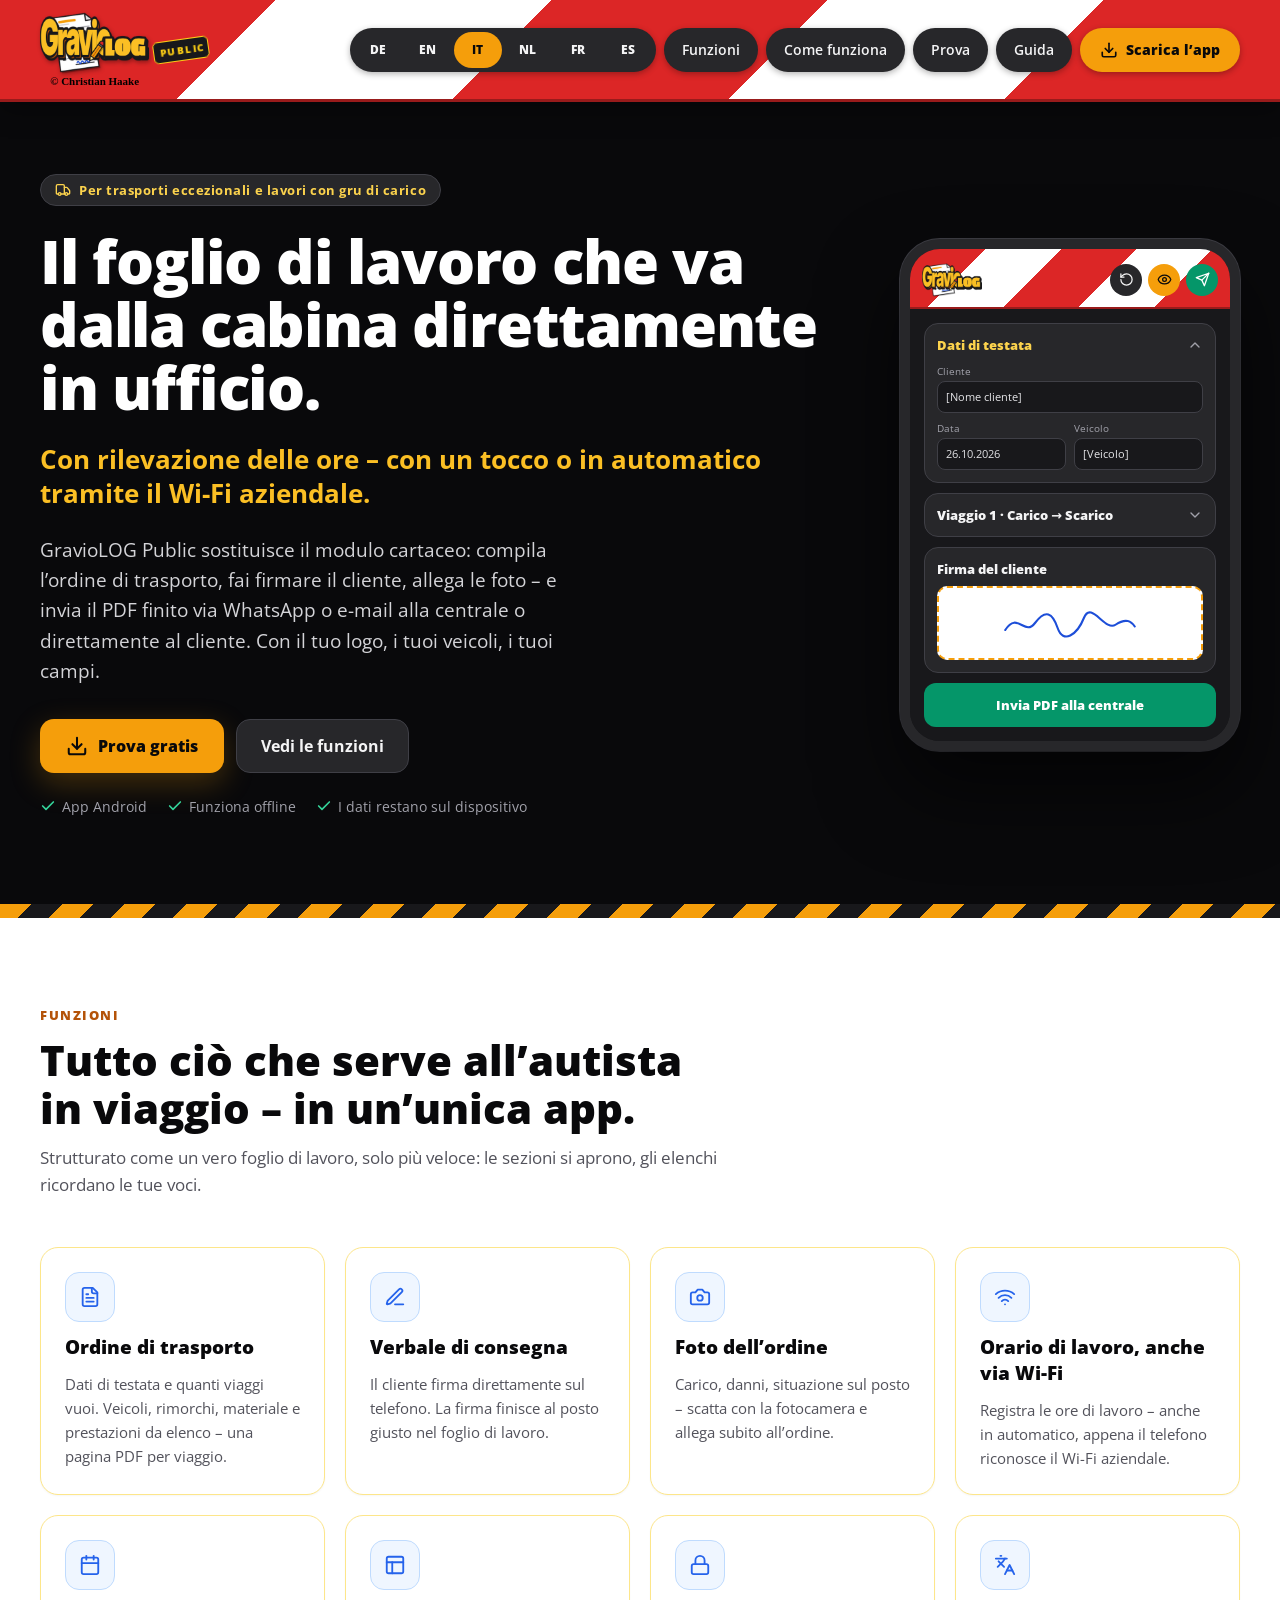
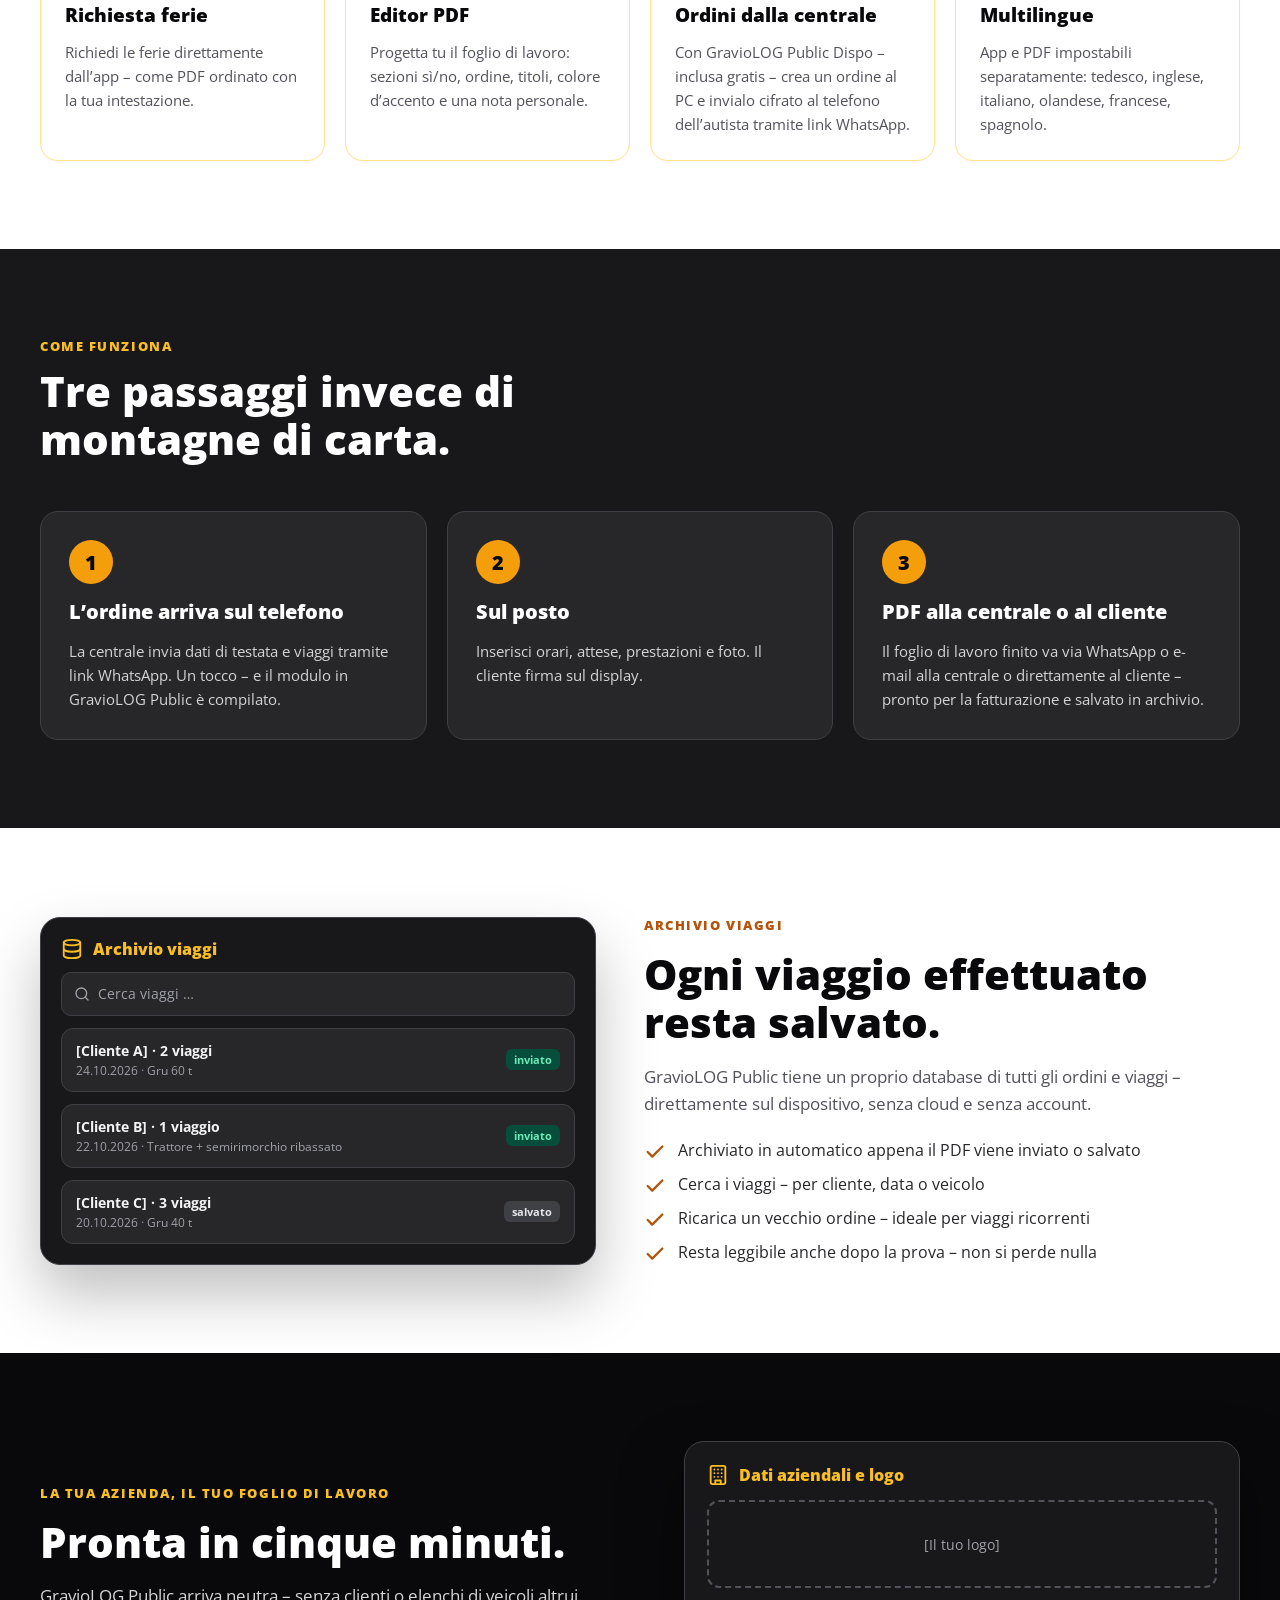
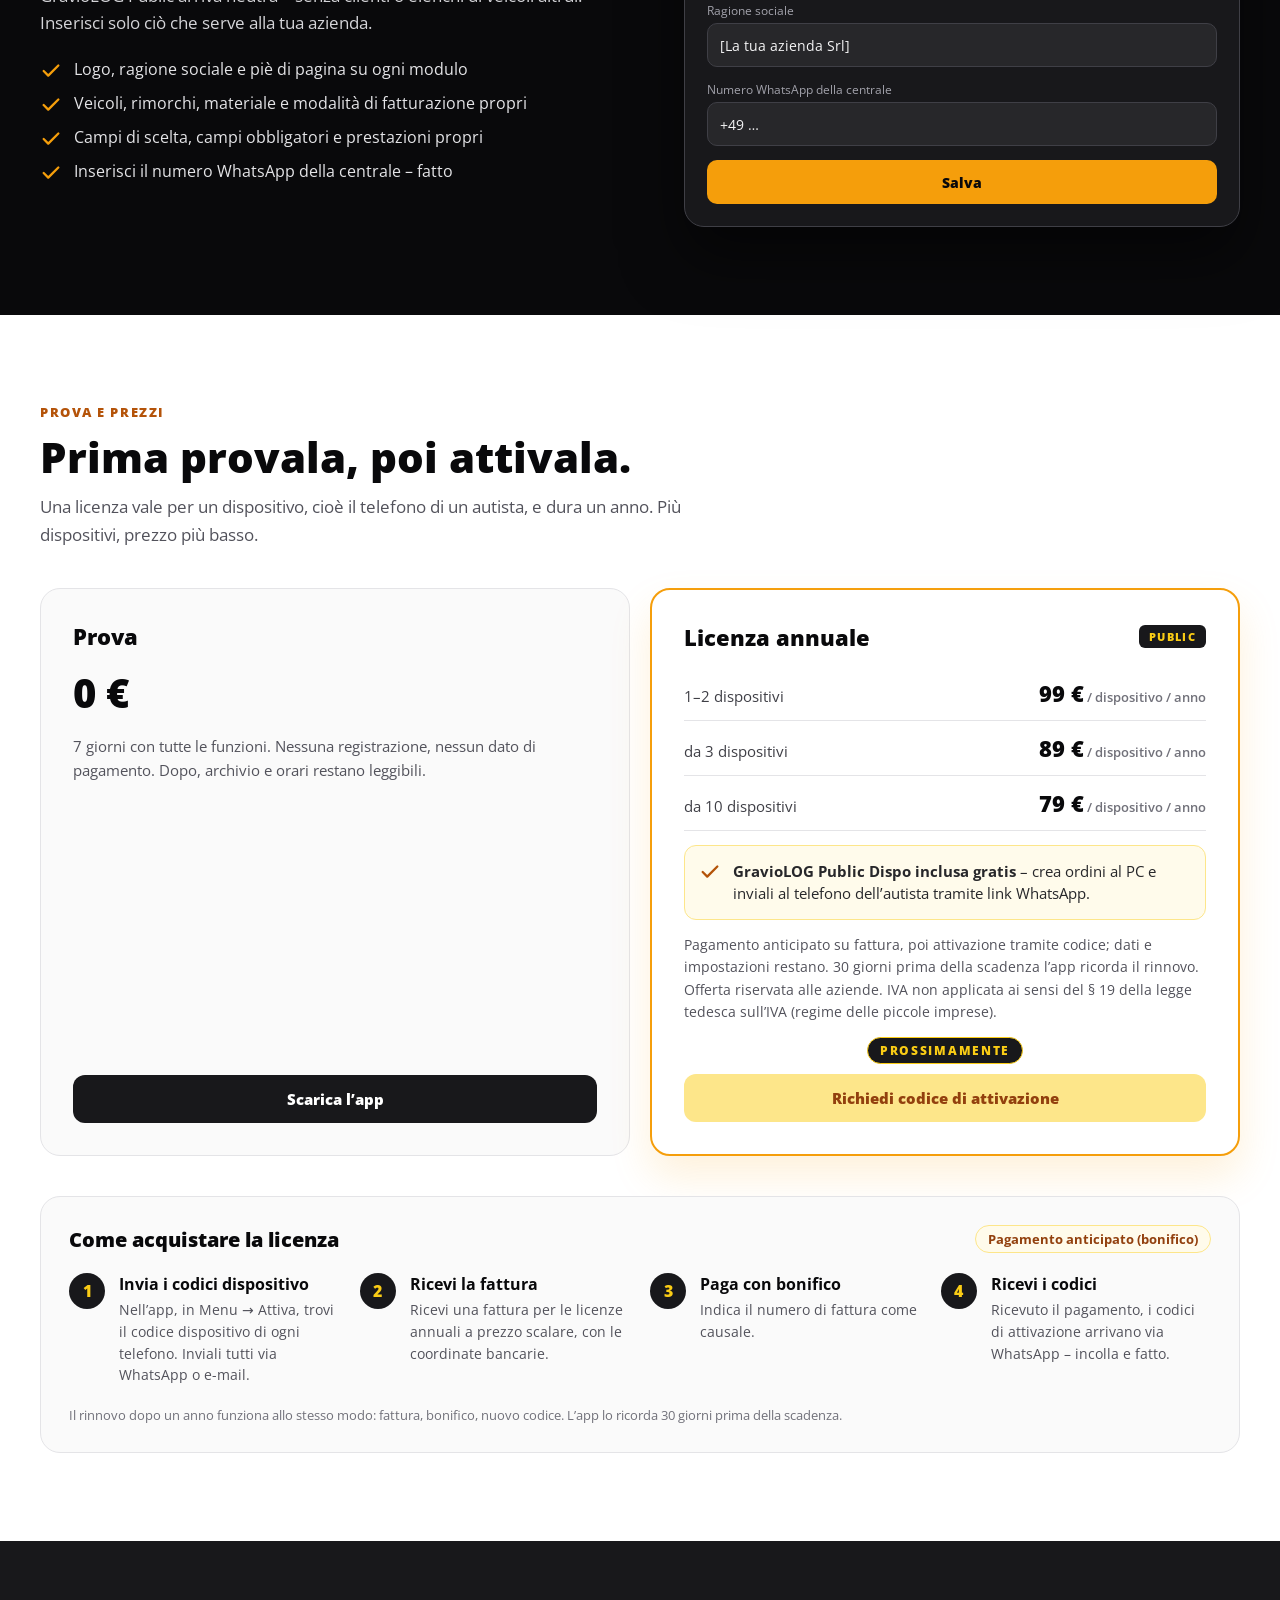
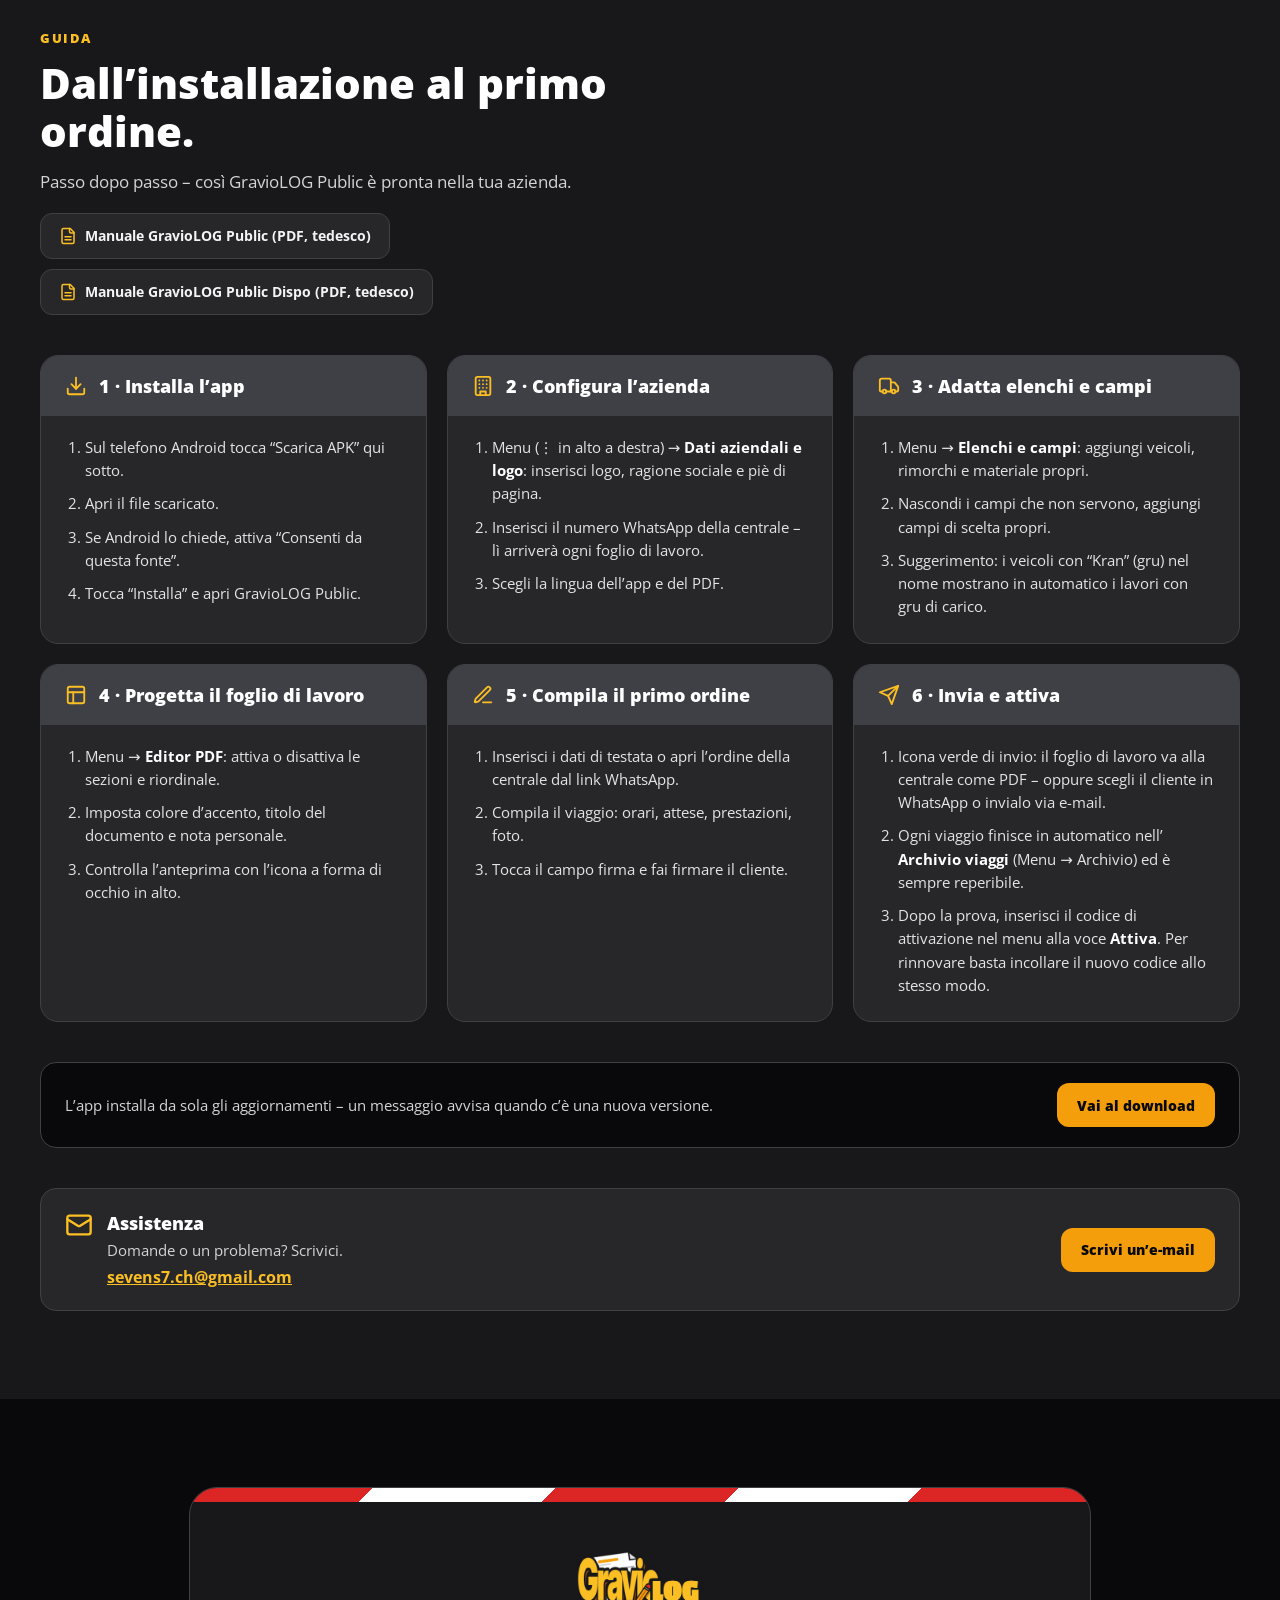
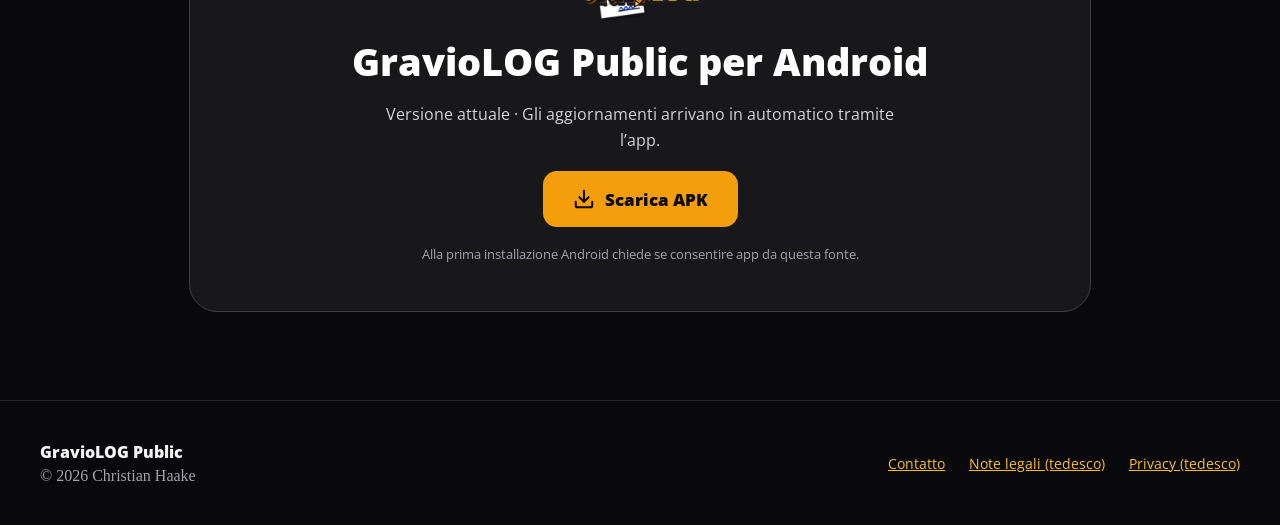
<file: it/index.html>
<!doctype html>
<html lang="it">
<head>
<meta charset="utf-8">
<meta name="viewport" content="width=device-width, initial-scale=1">
<title>GravioLOG Public – Ordine di trasporto digitale per Android</title>
<link rel="alternate" hreflang="de" href="https://sevens7ch-tech.github.io/Website-Gravio-Plus/"><link rel="alternate" hreflang="en" href="https://sevens7ch-tech.github.io/Website-Gravio-Plus/en/"><link rel="alternate" hreflang="it" href="https://sevens7ch-tech.github.io/Website-Gravio-Plus/it/"><link rel="alternate" hreflang="nl" href="https://sevens7ch-tech.github.io/Website-Gravio-Plus/nl/"><link rel="alternate" hreflang="fr" href="https://sevens7ch-tech.github.io/Website-Gravio-Plus/fr/"><link rel="alternate" hreflang="es" href="https://sevens7ch-tech.github.io/Website-Gravio-Plus/es/"><link rel="alternate" hreflang="x-default" href="https://sevens7ch-tech.github.io/Website-Gravio-Plus/">
<script>(function(){try{if('scrollRestoration' in history)history.scrollRestoration='manual';if(location.hash){history.replaceState(null,'',location.pathname+location.search);}window.scrollTo(0,0);window.addEventListener('load',function(){window.scrollTo(0,0);});}catch(e){}})();</script><script>(function(){try{document.addEventListener('click',function(e){var a=e.target.closest&&e.target.closest('[data-lang]');if(a)localStorage.setItem('gravio_lang',a.getAttribute('data-lang'));});}catch(e){}})();</script>
<meta name="description" content="GravioLOG Public: ordine di trasporto, verbale di consegna con firma, foto, archivio viaggi e PDF via WhatsApp – l’app per trasporti eccezionali e lavori con gru di carico.">
<link rel="icon" href="../logo.png">
<style>
@font-face{font-family:'Open Sans';src:url('../fonts/OpenSans-Variable.ttf') format('truetype');font-weight:300 800;font-display:swap}
html{scroll-behavior:smooth;scroll-padding-top:100px}body{margin:0;background:#09090b}
a{color:#fbbf24}a:hover{color:#fcd34d}
svg.ic{width:22px;height:22px;flex-shrink:0}
</style>
</head>
<body>
<!-- © 2026 Christian Haake, alle Rechte vorbehalten -->
<div style="font-family: 'Open Sans', system-ui, sans-serif; color: #f4f4f5; background: #09090b; min-height: 100vh">

  <!-- Kopfzeile wie in der App: rot-weiße Warnbake -->
  <header style="position: sticky; top: 0; z-index: 10; background: linear-gradient(135deg, #dc2626 0 20%, #ffffff 20% 40%, #dc2626 40% 60%, #ffffff 60% 80%, #dc2626 80% 100%); border-bottom: 3px solid #991b1b; box-shadow: 0 8px 24px rgba(0,0,0,.35)">
    <div style="max-width: 1200px; margin: 0 auto; padding: 12px 24px; display: flex; flex-wrap: wrap; align-items: center; justify-content: space-between; gap: 12px">
      <a href="#top" aria-label="GravioLOG Public home page" style="display: flex; flex-direction: column; align-items: center; text-decoration: none; position: relative">
        <img src="../logo.png" alt="GravioLOG" style="height: 62px; width: auto; filter: drop-shadow(1px 2px 2px rgba(0,0,0,.35))">
        <span style="position: absolute; right: -60px; bottom: 26px; background: #18181b; color: #facc15; border: 1px solid #facc15; border-radius: 5px; font-size: 10px; font-weight: 800; letter-spacing: .14em; padding: 3px 4px 3px 6px; transform: rotate(-8deg)">PUBLIC</span>
        <span style="font-family: 'Dancing Script', 'Segoe Script', 'Brush Script MT', cursive; font-weight: 700; font-size: 11px; color: #000000; margin-top: 1px">© Christian Haake</span>
      </a>
      <nav aria-label="Navigazione principale" style="display: flex; flex-wrap: wrap; align-items: center; gap: 8px">
        <div class="lang-switch" role="group" aria-label="Sprache / Language" style="display: inline-flex; flex-wrap: wrap; gap: 2px; padding: 4px; border-radius: 999px; background: #27272a; box-shadow: 0 2px 6px rgba(0,0,0,.3)"><a href="../" hreflang="de" lang="de" title="Deutsch" data-lang="de" style="display: inline-flex; align-items: center; justify-content: center; min-width: 36px; min-height: 36px; padding: 0 6px; border-radius: 999px; background: transparent; color: #f4f4f5; font-size: 12px; font-weight: 800; letter-spacing: .04em; text-decoration: none">DE</a><a href="../en/" hreflang="en" lang="en" title="English" data-lang="en" style="display: inline-flex; align-items: center; justify-content: center; min-width: 36px; min-height: 36px; padding: 0 6px; border-radius: 999px; background: transparent; color: #f4f4f5; font-size: 12px; font-weight: 800; letter-spacing: .04em; text-decoration: none">EN</a><a href="../it/" hreflang="it" lang="it" title="Italiano" aria-current="page" data-lang="it" style="display: inline-flex; align-items: center; justify-content: center; min-width: 36px; min-height: 36px; padding: 0 6px; border-radius: 999px; background: #f59e0b; color: #09090b; font-size: 12px; font-weight: 800; letter-spacing: .04em; text-decoration: none">IT</a><a href="../nl/" hreflang="nl" lang="nl" title="Nederlands" data-lang="nl" style="display: inline-flex; align-items: center; justify-content: center; min-width: 36px; min-height: 36px; padding: 0 6px; border-radius: 999px; background: transparent; color: #f4f4f5; font-size: 12px; font-weight: 800; letter-spacing: .04em; text-decoration: none">NL</a><a href="../fr/" hreflang="fr" lang="fr" title="Français" data-lang="fr" style="display: inline-flex; align-items: center; justify-content: center; min-width: 36px; min-height: 36px; padding: 0 6px; border-radius: 999px; background: transparent; color: #f4f4f5; font-size: 12px; font-weight: 800; letter-spacing: .04em; text-decoration: none">FR</a><a href="../es/" hreflang="es" lang="es" title="Español" data-lang="es" style="display: inline-flex; align-items: center; justify-content: center; min-width: 36px; min-height: 36px; padding: 0 6px; border-radius: 999px; background: transparent; color: #f4f4f5; font-size: 12px; font-weight: 800; letter-spacing: .04em; text-decoration: none">ES</a></div>
        <a href="#funktionen" style="display: inline-flex; align-items: center; min-height: 44px; padding: 0 18px; border-radius: 999px; background: #27272a; color: #f4f4f5; font-size: 14px; font-weight: 600; text-decoration: none; box-shadow: 0 2px 6px rgba(0,0,0,.3)">Funzioni</a>
        <a href="#ablauf" style="display: inline-flex; align-items: center; min-height: 44px; padding: 0 18px; border-radius: 999px; background: #27272a; color: #f4f4f5; font-size: 14px; font-weight: 600; text-decoration: none; box-shadow: 0 2px 6px rgba(0,0,0,.3)">Come funziona</a>
        <a href="#testphase" style="display: inline-flex; align-items: center; min-height: 44px; padding: 0 18px; border-radius: 999px; background: #27272a; color: #f4f4f5; font-size: 14px; font-weight: 600; text-decoration: none; box-shadow: 0 2px 6px rgba(0,0,0,.3)">Prova</a>
        <a href="#anleitung" style="display: inline-flex; align-items: center; min-height: 44px; padding: 0 18px; border-radius: 999px; background: #27272a; color: #f4f4f5; font-size: 14px; font-weight: 600; text-decoration: none; box-shadow: 0 2px 6px rgba(0,0,0,.3)">Guida</a>
        <a href="#download" style="display: inline-flex; align-items: center; gap: 8px; min-height: 44px; padding: 0 20px; border-radius: 999px; background: #f59e0b; color: #09090b; font-size: 14px; font-weight: 800; text-decoration: none; box-shadow: 0 2px 6px rgba(0,0,0,.3)">
          <svg class="ic" style="width: 18px; height: 18px" viewBox="0 0 24 24" fill="none" stroke="currentColor" stroke-width="2.2" stroke-linecap="round" stroke-linejoin="round" aria-hidden="true"><path d="M21 15v4a2 2 0 0 1-2 2H5a2 2 0 0 1-2-2v-4"></path><polyline points="7 10 12 15 17 10"></polyline><line x1="12" x2="12" y1="15" y2="3"></line></svg>
          Scarica l’app
        </a>
      </nav>
    </div>
  </header>

  <!-- Hero -->
  <section id="top" style="background: #09090b; padding: 72px 24px 88px">
    <div style="max-width: 1200px; margin: 0 auto; display: flex; flex-wrap: wrap; align-items: center; gap: 56px">
      <div style="flex: 1 1 460px; min-width: 0; display: flex; flex-direction: column; gap: 24px">
        <span style="align-self: flex-start; display: inline-flex; align-items: center; gap: 8px; padding: 6px 14px; border-radius: 999px; background: #27272a; border: 1px solid #3f3f46; color: #fcd34d; font-size: 13px; font-weight: 700; letter-spacing: .04em">
          <svg class="ic" style="width: 16px; height: 16px" viewBox="0 0 24 24" fill="none" stroke="currentColor" stroke-width="2" stroke-linecap="round" stroke-linejoin="round" aria-hidden="true"><path d="M14 18V6a2 2 0 0 0-2-2H4a2 2 0 0 0-2 2v11a1 1 0 0 0 1 1h2"></path><path d="M15 18H9"></path><path d="M19 18h2a1 1 0 0 0 1-1v-3.65a1 1 0 0 0-.22-.624l-3.48-4.35A1 1 0 0 0 17.52 8H14"></path><circle cx="17" cy="18" r="2"></circle><circle cx="7" cy="18" r="2"></circle></svg>
          Per trasporti eccezionali e lavori con gru di carico
        </span>
        <h1 style="margin: 0; font-size: clamp(36px, 5vw, 60px); line-height: 1.05; font-weight: 800; letter-spacing: -.02em; color: #ffffff">Il foglio di lavoro che va dalla cabina direttamente in ufficio.</h1>
        <p style="margin: 0; font-size: clamp(20px, 2.4vw, 26px); line-height: 1.3; font-weight: 700; color: #fbbf24">Con rilevazione delle ore – con un tocco o in automatico tramite il Wi-Fi aziendale.</p>
        <p style="margin: 0; font-size: 19px; line-height: 1.6; color: #d4d4d8; max-width: 560px">GravioLOG Public sostituisce il modulo cartaceo: compila l’ordine di trasporto, fai firmare il cliente, allega le foto – e invia il PDF finito via WhatsApp o e-mail alla centrale o direttamente al cliente. Con il tuo logo, i tuoi veicoli, i tuoi campi.</p>
        <div style="display: flex; flex-wrap: wrap; gap: 12px; padding-top: 8px">
          <a href="#download" style="display: inline-flex; align-items: center; gap: 10px; min-height: 52px; padding: 0 26px; border-radius: 14px; background: #f59e0b; color: #09090b; font-size: 16px; font-weight: 800; text-decoration: none; box-shadow: 0 10px 30px rgba(245,158,11,.25)">
            <svg class="ic" viewBox="0 0 24 24" fill="none" stroke="currentColor" stroke-width="2.2" stroke-linecap="round" stroke-linejoin="round" aria-hidden="true"><path d="M21 15v4a2 2 0 0 1-2 2H5a2 2 0 0 1-2-2v-4"></path><polyline points="7 10 12 15 17 10"></polyline><line x1="12" x2="12" y1="15" y2="3"></line></svg>
            Prova gratis
          </a>
          <a href="#funktionen" style="display: inline-flex; align-items: center; min-height: 52px; padding: 0 24px; border-radius: 14px; background: #27272a; border: 1px solid #3f3f46; color: #f4f4f5; font-size: 16px; font-weight: 700; text-decoration: none">Vedi le funzioni</a>
        </div>
        <div style="display: flex; flex-wrap: wrap; gap: 20px; color: #a1a1aa; font-size: 14px">
          <span style="display: inline-flex; align-items: center; gap: 6px"><svg class="ic" style="width: 16px; height: 16px; color: #34d399" viewBox="0 0 24 24" fill="none" stroke="currentColor" stroke-width="2.5" stroke-linecap="round" stroke-linejoin="round" aria-hidden="true"><path d="M20 6 9 17l-5-5"></path></svg>App Android</span>
          <span style="display: inline-flex; align-items: center; gap: 6px"><svg class="ic" style="width: 16px; height: 16px; color: #34d399" viewBox="0 0 24 24" fill="none" stroke="currentColor" stroke-width="2.5" stroke-linecap="round" stroke-linejoin="round" aria-hidden="true"><path d="M20 6 9 17l-5-5"></path></svg>Funziona offline</span>
          <span style="display: inline-flex; align-items: center; gap: 6px"><svg class="ic" style="width: 16px; height: 16px; color: #34d399" viewBox="0 0 24 24" fill="none" stroke="currentColor" stroke-width="2.5" stroke-linecap="round" stroke-linejoin="round" aria-hidden="true"><path d="M20 6 9 17l-5-5"></path></svg>I dati restano sul dispositivo</span>
        </div>
      </div>

      <!-- Handy-Mockup der App -->
      <div style="flex: 0 1 340px; min-width: 0; display: flex; justify-content: center">
        <div style="width: 320px; max-width: 100%; border-radius: 40px; background: #18181b; border: 10px solid #27272a; box-shadow: 0 40px 80px rgba(0,0,0,.6), 0 0 0 1px #3f3f46; overflow: hidden">
          <div style="background: linear-gradient(135deg, #dc2626 0 20%, #ffffff 20% 40%, #dc2626 40% 60%, #ffffff 60% 80%, #dc2626 80% 100%); border-bottom: 2px solid #991b1b; padding: 14px 12px 10px; display: flex; align-items: center; justify-content: space-between">
            <img src="../logo.png" alt="" style="height: 34px; width: auto">
            <div style="display: flex; gap: 6px">
              <span style="width: 32px; height: 32px; border-radius: 999px; background: #27272a; color: #f4f4f5; display: flex; align-items: center; justify-content: center"><svg class="ic" style="width: 15px; height: 15px" viewBox="0 0 24 24" fill="none" stroke="currentColor" stroke-width="2" stroke-linecap="round" stroke-linejoin="round" aria-hidden="true"><path d="M3 12a9 9 0 1 0 9-9 9.75 9.75 0 0 0-6.74 2.74L3 8"></path><path d="M3 3v5h5"></path></svg></span>
              <span style="width: 32px; height: 32px; border-radius: 999px; background: #f59e0b; color: #09090b; display: flex; align-items: center; justify-content: center"><svg class="ic" style="width: 15px; height: 15px" viewBox="0 0 24 24" fill="none" stroke="currentColor" stroke-width="2" stroke-linecap="round" stroke-linejoin="round" aria-hidden="true"><path d="M2.062 12.348a1 1 0 0 1 0-.696 10.75 10.75 0 0 1 19.876 0 1 1 0 0 1 0 .696 10.75 10.75 0 0 1-19.876 0"></path><circle cx="12" cy="12" r="3"></circle></svg></span>
              <span style="width: 32px; height: 32px; border-radius: 999px; background: #059669; color: #ffffff; display: flex; align-items: center; justify-content: center"><svg class="ic" style="width: 15px; height: 15px" viewBox="0 0 24 24" fill="none" stroke="currentColor" stroke-width="2" stroke-linecap="round" stroke-linejoin="round" aria-hidden="true"><path d="m22 2-7 20-4-9-9-4Z"></path><path d="M22 2 11 13"></path></svg></span>
            </div>
          </div>
          <div style="padding: 14px; display: flex; flex-direction: column; gap: 10px; background: #18181b">
            <div style="border-radius: 14px; background: #27272a; border: 1px solid #3f3f46; padding: 12px">
              <div style="display: flex; align-items: center; justify-content: space-between; margin-bottom: 10px">
                <span style="font-size: 13px; font-weight: 800; color: #fcd34d">Dati di testata</span>
                <svg class="ic" style="width: 16px; height: 16px; color: #a1a1aa" viewBox="0 0 24 24" fill="none" stroke="currentColor" stroke-width="2" stroke-linecap="round" stroke-linejoin="round" aria-hidden="true"><path d="m18 15-6-6-6 6"></path></svg>
              </div>
              <div style="font-size: 10px; color: #a1a1aa; margin-bottom: 3px">Cliente</div>
              <div style="height: 30px; border-radius: 8px; background: #18181b; border: 1px solid #3f3f46; margin-bottom: 8px; padding: 0 8px; display: flex; align-items: center; font-size: 11px; color: #e4e4e7">[Nome cliente]</div>
              <div style="display: flex; gap: 8px">
                <div style="flex: 1">
                  <div style="font-size: 10px; color: #a1a1aa; margin-bottom: 3px">Data</div>
                  <div style="height: 30px; border-radius: 8px; background: #18181b; border: 1px solid #3f3f46; padding: 0 8px; display: flex; align-items: center; font-size: 11px; color: #e4e4e7">26.10.2026</div>
                </div>
                <div style="flex: 1">
                  <div style="font-size: 10px; color: #a1a1aa; margin-bottom: 3px">Veicolo</div>
                  <div style="height: 30px; border-radius: 8px; background: #18181b; border: 1px solid #3f3f46; padding: 0 8px; display: flex; align-items: center; font-size: 11px; color: #e4e4e7">[Veicolo]</div>
                </div>
              </div>
            </div>
            <div style="border-radius: 14px; background: #27272a; border: 1px solid #3f3f46; padding: 12px; display: flex; align-items: center; justify-content: space-between">
              <span style="font-size: 13px; font-weight: 800; color: #f4f4f5">Viaggio 1 · Carico → Scarico</span>
              <svg class="ic" style="width: 16px; height: 16px; color: #a1a1aa" viewBox="0 0 24 24" fill="none" stroke="currentColor" stroke-width="2" stroke-linecap="round" stroke-linejoin="round" aria-hidden="true"><path d="m6 9 6 6 6-6"></path></svg>
            </div>
            <div style="border-radius: 14px; background: #27272a; border: 1px solid #3f3f46; padding: 12px">
              <div style="font-size: 13px; font-weight: 800; color: #f4f4f5; margin-bottom: 8px">Firma del cliente</div>
              <div style="height: 70px; border-radius: 10px; background: #ffffff; border: 2px dashed #f59e0b; display: flex; align-items: center; justify-content: center">
                <svg viewBox="0 0 160 40" style="width: 140px; height: 36px" aria-hidden="true"><path d="M6 28 C 20 6, 28 36, 40 20 S 60 8, 66 26 S 88 34, 96 14 S 120 30, 132 22 S 150 18, 154 24" fill="none" stroke="#1d4ed8" stroke-width="2.4" stroke-linecap="round"></path></svg>
              </div>
            </div>
            <div style="height: 44px; border-radius: 12px; background: #059669; color: #ffffff; font-size: 13px; font-weight: 800; display: flex; align-items: center; justify-content: center; gap: 8px">Invia PDF alla centrale</div>
          </div>
        </div>
      </div>
    </div>
  </section>

  <!-- Warnband als Trenner -->
  <div aria-hidden="true" style="height: 14px; background: repeating-linear-gradient(135deg, #f59e0b 0 22px, #18181b 22px 44px)"></div>

  <!-- Funktionen (helle Fläche wie der Day Mode der App) -->
  <section id="funktionen" style="background: #ffffff; color: #18181b; padding: 88px 24px">
    <div style="max-width: 1200px; margin: 0 auto; display: flex; flex-direction: column; gap: 48px">
      <div style="display: flex; flex-direction: column; gap: 12px; max-width: 680px">
        <span style="font-size: 13px; font-weight: 800; letter-spacing: .12em; color: #b45309">FUNZIONI</span>
        <h2 style="margin: 0; font-size: clamp(28px, 3.6vw, 42px); line-height: 1.15; font-weight: 800; color: #09090b">Tutto ciò che serve all’autista in viaggio – in un’unica app.</h2>
        <p style="margin: 0; font-size: 17px; line-height: 1.6; color: #52525b">Strutturato come un vero foglio di lavoro, solo più veloce: le sezioni si aprono, gli elenchi ricordano le tue voci.</p>
      </div>
      <div style="display: grid; grid-template-columns: repeat(auto-fit, minmax(260px, 1fr)); gap: 20px">

        <div style="border-radius: 18px; background: #ffffff; border: 1px solid #fde68a; padding: 24px; display: flex; flex-direction: column; gap: 12px; box-shadow: 0 1px 2px rgba(0,0,0,.04)">
          <span style="width: 48px; height: 48px; border-radius: 14px; background: #eff6ff; border: 1px solid #bfdbfe; color: #2563eb; display: flex; align-items: center; justify-content: center"><svg class="ic" viewBox="0 0 24 24" fill="none" stroke="currentColor" stroke-width="2" stroke-linecap="round" stroke-linejoin="round" aria-hidden="true"><path d="M15 2H6a2 2 0 0 0-2 2v16a2 2 0 0 0 2 2h12a2 2 0 0 0 2-2V7Z"></path><path d="M14 2v4a2 2 0 0 0 2 2h4"></path><path d="M16 13H8"></path><path d="M16 17H8"></path><path d="M10 9H8"></path></svg></span>
          <h3 style="margin: 0; font-size: 19px; font-weight: 800; color: #09090b">Ordine di trasporto</h3>
          <p style="margin: 0; font-size: 15px; line-height: 1.6; color: #52525b">Dati di testata e quanti viaggi vuoi. Veicoli, rimorchi, materiale e prestazioni da elenco – una pagina PDF per viaggio.</p>
        </div>

        <div style="border-radius: 18px; background: #ffffff; border: 1px solid #fde68a; padding: 24px; display: flex; flex-direction: column; gap: 12px; box-shadow: 0 1px 2px rgba(0,0,0,.04)">
          <span style="width: 48px; height: 48px; border-radius: 14px; background: #eff6ff; border: 1px solid #bfdbfe; color: #2563eb; display: flex; align-items: center; justify-content: center"><svg class="ic" viewBox="0 0 24 24" fill="none" stroke="currentColor" stroke-width="2" stroke-linecap="round" stroke-linejoin="round" aria-hidden="true"><path d="M12 20h9"></path><path d="M16.376 3.622a1 1 0 0 1 3.002 3.002L7.368 18.635a2 2 0 0 1-.855.506l-2.872.838a.5.5 0 0 1-.62-.62l.838-2.872a2 2 0 0 1 .506-.854z"></path></svg></span>
          <h3 style="margin: 0; font-size: 19px; font-weight: 800; color: #09090b">Verbale di consegna</h3>
          <p style="margin: 0; font-size: 15px; line-height: 1.6; color: #52525b">Il cliente firma direttamente sul telefono. La firma finisce al posto giusto nel foglio di lavoro.</p>
        </div>

        <div style="border-radius: 18px; background: #ffffff; border: 1px solid #fde68a; padding: 24px; display: flex; flex-direction: column; gap: 12px; box-shadow: 0 1px 2px rgba(0,0,0,.04)">
          <span style="width: 48px; height: 48px; border-radius: 14px; background: #eff6ff; border: 1px solid #bfdbfe; color: #2563eb; display: flex; align-items: center; justify-content: center"><svg class="ic" viewBox="0 0 24 24" fill="none" stroke="currentColor" stroke-width="2" stroke-linecap="round" stroke-linejoin="round" aria-hidden="true"><path d="M14.5 4h-5L7 7H4a2 2 0 0 0-2 2v9a2 2 0 0 0 2 2h16a2 2 0 0 0 2-2V9a2 2 0 0 0-2-2h-3l-2.5-3z"></path><circle cx="12" cy="13" r="3"></circle></svg></span>
          <h3 style="margin: 0; font-size: 19px; font-weight: 800; color: #09090b">Foto dell’ordine</h3>
          <p style="margin: 0; font-size: 15px; line-height: 1.6; color: #52525b">Carico, danni, situazione sul posto – scatta con la fotocamera e allega subito all’ordine.</p>
        </div>

        <div style="border-radius: 18px; background: #ffffff; border: 1px solid #fde68a; padding: 24px; display: flex; flex-direction: column; gap: 12px; box-shadow: 0 1px 2px rgba(0,0,0,.04)">
          <span style="width: 48px; height: 48px; border-radius: 14px; background: #eff6ff; border: 1px solid #bfdbfe; color: #2563eb; display: flex; align-items: center; justify-content: center"><svg class="ic" viewBox="0 0 24 24" fill="none" stroke="currentColor" stroke-width="2" stroke-linecap="round" stroke-linejoin="round" aria-hidden="true"><path d="M12 20h.01"></path><path d="M2 8.82a15 15 0 0 1 20 0"></path><path d="M5 12.859a10 10 0 0 1 14 0"></path><path d="M8.5 16.429a5 5 0 0 1 7 0"></path></svg></span>
          <h3 style="margin: 0; font-size: 19px; font-weight: 800; color: #09090b">Orario di lavoro, anche via Wi-Fi</h3>
          <p style="margin: 0; font-size: 15px; line-height: 1.6; color: #52525b">Registra le ore di lavoro – anche in automatico, appena il telefono riconosce il Wi-Fi aziendale.</p>
        </div>

        <div style="border-radius: 18px; background: #ffffff; border: 1px solid #fde68a; padding: 24px; display: flex; flex-direction: column; gap: 12px; box-shadow: 0 1px 2px rgba(0,0,0,.04)">
          <span style="width: 48px; height: 48px; border-radius: 14px; background: #eff6ff; border: 1px solid #bfdbfe; color: #2563eb; display: flex; align-items: center; justify-content: center"><svg class="ic" viewBox="0 0 24 24" fill="none" stroke="currentColor" stroke-width="2" stroke-linecap="round" stroke-linejoin="round" aria-hidden="true"><rect width="18" height="18" x="3" y="4" rx="2"></rect><path d="M16 2v4"></path><path d="M8 2v4"></path><path d="M3 10h18"></path></svg></span>
          <h3 style="margin: 0; font-size: 19px; font-weight: 800; color: #09090b">Richiesta ferie</h3>
          <p style="margin: 0; font-size: 15px; line-height: 1.6; color: #52525b">Richiedi le ferie direttamente dall’app – come PDF ordinato con la tua intestazione.</p>
        </div>

        <div style="border-radius: 18px; background: #ffffff; border: 1px solid #fde68a; padding: 24px; display: flex; flex-direction: column; gap: 12px; box-shadow: 0 1px 2px rgba(0,0,0,.04)">
          <span style="width: 48px; height: 48px; border-radius: 14px; background: #eff6ff; border: 1px solid #bfdbfe; color: #2563eb; display: flex; align-items: center; justify-content: center"><svg class="ic" viewBox="0 0 24 24" fill="none" stroke="currentColor" stroke-width="2" stroke-linecap="round" stroke-linejoin="round" aria-hidden="true"><rect width="18" height="18" x="3" y="3" rx="2"></rect><path d="M3 9h18"></path><path d="M9 21V9"></path></svg></span>
          <h3 style="margin: 0; font-size: 19px; font-weight: 800; color: #09090b">Editor PDF</h3>
          <p style="margin: 0; font-size: 15px; line-height: 1.6; color: #52525b">Progetta tu il foglio di lavoro: sezioni sì/no, ordine, titoli, colore d’accento e una nota personale.</p>
        </div>

        <div style="border-radius: 18px; background: #ffffff; border: 1px solid #fde68a; padding: 24px; display: flex; flex-direction: column; gap: 12px; box-shadow: 0 1px 2px rgba(0,0,0,.04)">
          <span style="width: 48px; height: 48px; border-radius: 14px; background: #eff6ff; border: 1px solid #bfdbfe; color: #2563eb; display: flex; align-items: center; justify-content: center"><svg class="ic" viewBox="0 0 24 24" fill="none" stroke="currentColor" stroke-width="2" stroke-linecap="round" stroke-linejoin="round" aria-hidden="true"><rect width="18" height="11" x="3" y="11" rx="2" ry="2"></rect><path d="M7 11V7a5 5 0 0 1 10 0v4"></path></svg></span>
          <h3 style="margin: 0; font-size: 19px; font-weight: 800; color: #09090b">Ordini dalla centrale</h3>
          <p style="margin: 0; font-size: 15px; line-height: 1.6; color: #52525b">Con GravioLOG Public Dispo – inclusa gratis – crea un ordine al PC e invialo cifrato al telefono dell’autista tramite link WhatsApp.</p>
        </div>

        <div style="border-radius: 18px; background: #ffffff; border: 1px solid #fde68a; padding: 24px; display: flex; flex-direction: column; gap: 12px; box-shadow: 0 1px 2px rgba(0,0,0,.04)">
          <span style="width: 48px; height: 48px; border-radius: 14px; background: #eff6ff; border: 1px solid #bfdbfe; color: #2563eb; display: flex; align-items: center; justify-content: center"><svg class="ic" viewBox="0 0 24 24" fill="none" stroke="currentColor" stroke-width="2" stroke-linecap="round" stroke-linejoin="round" aria-hidden="true"><path d="m5 8 6 6"></path><path d="m4 14 6-6 2-3"></path><path d="M2 5h12"></path><path d="M7 2h1"></path><path d="m22 22-5-10-5 10"></path><path d="M14 18h6"></path></svg></span>
          <h3 style="margin: 0; font-size: 19px; font-weight: 800; color: #09090b">Multilingue</h3>
          <p style="margin: 0; font-size: 15px; line-height: 1.6; color: #52525b">App e PDF impostabili separatamente: tedesco, inglese, italiano, olandese, francese, spagnolo.</p>
        </div>

      </div>
    </div>
  </section>

  <!-- Ablauf -->
  <section id="ablauf" style="background: #18181b; padding: 88px 24px">
    <div style="max-width: 1200px; margin: 0 auto; display: flex; flex-direction: column; gap: 48px">
      <div style="display: flex; flex-direction: column; gap: 12px; max-width: 680px">
        <span style="font-size: 13px; font-weight: 800; letter-spacing: .12em; color: #fbbf24">COME FUNZIONA</span>
        <h2 style="margin: 0; font-size: clamp(28px, 3.6vw, 42px); line-height: 1.15; font-weight: 800; color: #ffffff">Tre passaggi invece di montagne di carta.</h2>
      </div>
      <div style="display: grid; grid-template-columns: repeat(auto-fit, minmax(280px, 1fr)); gap: 20px">
        <div style="border-radius: 18px; background: #27272a; border: 1px solid #3f3f46; padding: 28px; display: flex; flex-direction: column; gap: 14px">
          <span style="width: 44px; height: 44px; border-radius: 999px; background: #f59e0b; color: #09090b; font-size: 20px; font-weight: 800; display: flex; align-items: center; justify-content: center">1</span>
          <h3 style="margin: 0; font-size: 20px; font-weight: 800; color: #ffffff">L’ordine arriva sul telefono</h3>
          <p style="margin: 0; font-size: 15px; line-height: 1.6; color: #d4d4d8">La centrale invia dati di testata e viaggi tramite link WhatsApp. Un tocco – e il modulo in GravioLOG Public è compilato.</p>
        </div>
        <div style="border-radius: 18px; background: #27272a; border: 1px solid #3f3f46; padding: 28px; display: flex; flex-direction: column; gap: 14px">
          <span style="width: 44px; height: 44px; border-radius: 999px; background: #f59e0b; color: #09090b; font-size: 20px; font-weight: 800; display: flex; align-items: center; justify-content: center">2</span>
          <h3 style="margin: 0; font-size: 20px; font-weight: 800; color: #ffffff">Sul posto</h3>
          <p style="margin: 0; font-size: 15px; line-height: 1.6; color: #d4d4d8">Inserisci orari, attese, prestazioni e foto. Il cliente firma sul display.</p>
        </div>
        <div style="border-radius: 18px; background: #27272a; border: 1px solid #3f3f46; padding: 28px; display: flex; flex-direction: column; gap: 14px">
          <span style="width: 44px; height: 44px; border-radius: 999px; background: #f59e0b; color: #09090b; font-size: 20px; font-weight: 800; display: flex; align-items: center; justify-content: center">3</span>
          <h3 style="margin: 0; font-size: 20px; font-weight: 800; color: #ffffff">PDF alla centrale o al cliente</h3>
          <p style="margin: 0; font-size: 15px; line-height: 1.6; color: #d4d4d8">Il foglio di lavoro finito va via WhatsApp o e-mail alla centrale o direttamente al cliente – pronto per la fatturazione e salvato in archivio.</p>
        </div>
      </div>
    </div>
  </section>

  <!-- Tour-Archiv -->
  <section id="archiv" style="background: #ffffff; color: #18181b; padding: 88px 24px">
    <div style="max-width: 1200px; margin: 0 auto; display: flex; flex-wrap: wrap; align-items: center; gap: 48px">
      <!-- Archiv-Fenster wie in der App -->
      <div style="flex: 1 1 380px; min-width: 0">
        <div style="border-radius: 20px; background: #18181b; border: 1px solid #3f3f46; padding: 20px; display: flex; flex-direction: column; gap: 12px; box-shadow: 0 30px 60px rgba(0,0,0,.25)">
          <div style="display: flex; align-items: center; gap: 10px; color: #fbbf24; font-weight: 800; font-size: 16px">
            <svg class="ic" viewBox="0 0 24 24" fill="none" stroke="currentColor" stroke-width="2" stroke-linecap="round" stroke-linejoin="round" aria-hidden="true"><ellipse cx="12" cy="5" rx="9" ry="3"></ellipse><path d="M3 5v14a9 3 0 0 0 18 0V5"></path><path d="M3 12a9 3 0 0 0 18 0"></path></svg>
            Archivio viaggi
          </div>
          <div style="height: 42px; border-radius: 10px; background: #27272a; border: 1px solid #3f3f46; padding: 0 12px; display: flex; align-items: center; gap: 8px; font-size: 14px; color: #a1a1aa">
            <svg class="ic" style="width: 16px; height: 16px" viewBox="0 0 24 24" fill="none" stroke="currentColor" stroke-width="2" stroke-linecap="round" stroke-linejoin="round" aria-hidden="true"><circle cx="11" cy="11" r="8"></circle><path d="m21 21-4.3-4.3"></path></svg>
            Cerca viaggi …
          </div>
          <div style="border-radius: 12px; background: #27272a; border: 1px solid #3f3f46; padding: 12px 14px; display: flex; align-items: center; justify-content: space-between; gap: 12px">
            <div style="display: flex; flex-direction: column; gap: 2px; min-width: 0">
              <span style="font-size: 14px; font-weight: 700; color: #f4f4f5">[Cliente A] · 2 viaggi</span>
              <span style="font-size: 12px; color: #a1a1aa">24.10.2026 · Gru 60 t</span>
            </div>
            <span style="flex-shrink: 0; padding: 3px 8px; border-radius: 6px; background: #064e3b; color: #6ee7b7; font-size: 11px; font-weight: 700">inviato</span>
          </div>
          <div style="border-radius: 12px; background: #27272a; border: 1px solid #3f3f46; padding: 12px 14px; display: flex; align-items: center; justify-content: space-between; gap: 12px">
            <div style="display: flex; flex-direction: column; gap: 2px; min-width: 0">
              <span style="font-size: 14px; font-weight: 700; color: #f4f4f5">[Cliente B] · 1 viaggio</span>
              <span style="font-size: 12px; color: #a1a1aa">22.10.2026 · Trattore + semirimorchio ribassato</span>
            </div>
            <span style="flex-shrink: 0; padding: 3px 8px; border-radius: 6px; background: #064e3b; color: #6ee7b7; font-size: 11px; font-weight: 700">inviato</span>
          </div>
          <div style="border-radius: 12px; background: #27272a; border: 1px solid #3f3f46; padding: 12px 14px; display: flex; align-items: center; justify-content: space-between; gap: 12px">
            <div style="display: flex; flex-direction: column; gap: 2px; min-width: 0">
              <span style="font-size: 14px; font-weight: 700; color: #f4f4f5">[Cliente C] · 3 viaggi</span>
              <span style="font-size: 12px; color: #a1a1aa">20.10.2026 · Gru 40 t</span>
            </div>
            <span style="flex-shrink: 0; padding: 3px 8px; border-radius: 6px; background: #3f3f46; color: #e4e4e7; font-size: 11px; font-weight: 700">salvato</span>
          </div>
        </div>
      </div>
      <div style="flex: 1 1 420px; min-width: 0; display: flex; flex-direction: column; gap: 16px">
        <span style="font-size: 13px; font-weight: 800; letter-spacing: .12em; color: #b45309">ARCHIVIO VIAGGI</span>
        <h2 style="margin: 0; font-size: clamp(28px, 3.6vw, 42px); line-height: 1.15; font-weight: 800; color: #09090b">Ogni viaggio effettuato resta salvato.</h2>
        <p style="margin: 0; font-size: 17px; line-height: 1.6; color: #52525b">GravioLOG Public tiene un proprio database di tutti gli ordini e viaggi – direttamente sul dispositivo, senza cloud e senza account.</p>
        <div style="display: flex; flex-direction: column; gap: 10px; padding-top: 6px">
          <div style="display: flex; gap: 12px; align-items: flex-start; font-size: 16px; color: #27272a"><svg class="ic" style="color: #b45309; margin-top: 2px" viewBox="0 0 24 24" fill="none" stroke="currentColor" stroke-width="2.5" stroke-linecap="round" stroke-linejoin="round" aria-hidden="true"><path d="M20 6 9 17l-5-5"></path></svg><span>Archiviato in automatico appena il PDF viene inviato o salvato</span></div>
          <div style="display: flex; gap: 12px; align-items: flex-start; font-size: 16px; color: #27272a"><svg class="ic" style="color: #b45309; margin-top: 2px" viewBox="0 0 24 24" fill="none" stroke="currentColor" stroke-width="2.5" stroke-linecap="round" stroke-linejoin="round" aria-hidden="true"><path d="M20 6 9 17l-5-5"></path></svg><span>Cerca i viaggi – per cliente, data o veicolo</span></div>
          <div style="display: flex; gap: 12px; align-items: flex-start; font-size: 16px; color: #27272a"><svg class="ic" style="color: #b45309; margin-top: 2px" viewBox="0 0 24 24" fill="none" stroke="currentColor" stroke-width="2.5" stroke-linecap="round" stroke-linejoin="round" aria-hidden="true"><path d="M20 6 9 17l-5-5"></path></svg><span>Ricarica un vecchio ordine – ideale per viaggi ricorrenti</span></div>
          <div style="display: flex; gap: 12px; align-items: flex-start; font-size: 16px; color: #27272a"><svg class="ic" style="color: #b45309; margin-top: 2px" viewBox="0 0 24 24" fill="none" stroke="currentColor" stroke-width="2.5" stroke-linecap="round" stroke-linejoin="round" aria-hidden="true"><path d="M20 6 9 17l-5-5"></path></svg><span>Resta leggibile anche dopo la prova – non si perde nulla</span></div>
        </div>
      </div>
    </div>
  </section>

  <!-- Eigene Firma -->
  <section style="background: #09090b; padding: 88px 24px">
    <div style="max-width: 1200px; margin: 0 auto; display: flex; flex-wrap: wrap; align-items: center; gap: 48px">
      <div style="flex: 1 1 420px; min-width: 0; display: flex; flex-direction: column; gap: 16px">
        <span style="font-size: 13px; font-weight: 800; letter-spacing: .12em; color: #fbbf24">LA TUA AZIENDA, IL TUO FOGLIO DI LAVORO</span>
        <h2 style="margin: 0; font-size: clamp(28px, 3.6vw, 42px); line-height: 1.15; font-weight: 800; color: #ffffff">Pronta in cinque minuti.</h2>
        <p style="margin: 0; font-size: 17px; line-height: 1.6; color: #d4d4d8">GravioLOG Public arriva neutra – senza clienti o elenchi di veicoli altrui. Inserisci solo ciò che serve alla tua azienda.</p>
        <div style="display: flex; flex-direction: column; gap: 10px; padding-top: 6px">
          <div style="display: flex; gap: 12px; align-items: flex-start; font-size: 16px; color: #e4e4e7"><svg class="ic" style="color: #f59e0b; margin-top: 2px" viewBox="0 0 24 24" fill="none" stroke="currentColor" stroke-width="2.5" stroke-linecap="round" stroke-linejoin="round" aria-hidden="true"><path d="M20 6 9 17l-5-5"></path></svg><span>Logo, ragione sociale e piè di pagina su ogni modulo</span></div>
          <div style="display: flex; gap: 12px; align-items: flex-start; font-size: 16px; color: #e4e4e7"><svg class="ic" style="color: #f59e0b; margin-top: 2px" viewBox="0 0 24 24" fill="none" stroke="currentColor" stroke-width="2.5" stroke-linecap="round" stroke-linejoin="round" aria-hidden="true"><path d="M20 6 9 17l-5-5"></path></svg><span>Veicoli, rimorchi, materiale e modalità di fatturazione propri</span></div>
          <div style="display: flex; gap: 12px; align-items: flex-start; font-size: 16px; color: #e4e4e7"><svg class="ic" style="color: #f59e0b; margin-top: 2px" viewBox="0 0 24 24" fill="none" stroke="currentColor" stroke-width="2.5" stroke-linecap="round" stroke-linejoin="round" aria-hidden="true"><path d="M20 6 9 17l-5-5"></path></svg><span>Campi di scelta, campi obbligatori e prestazioni propri</span></div>
          <div style="display: flex; gap: 12px; align-items: flex-start; font-size: 16px; color: #e4e4e7"><svg class="ic" style="color: #f59e0b; margin-top: 2px" viewBox="0 0 24 24" fill="none" stroke="currentColor" stroke-width="2.5" stroke-linecap="round" stroke-linejoin="round" aria-hidden="true"><path d="M20 6 9 17l-5-5"></path></svg><span>Inserisci il numero WhatsApp della centrale – fatto</span></div>
        </div>
      </div>
      <!-- Einstellungs-Fenster wie in der App -->
      <div style="flex: 1 1 380px; min-width: 0">
        <div style="border-radius: 20px; background: #18181b; border: 1px solid #3f3f46; padding: 22px; display: flex; flex-direction: column; gap: 14px; box-shadow: 0 30px 60px rgba(0,0,0,.5)">
          <div style="display: flex; align-items: center; gap: 10px; color: #fbbf24; font-weight: 800; font-size: 16px">
            <svg class="ic" viewBox="0 0 24 24" fill="none" stroke="currentColor" stroke-width="2" stroke-linecap="round" stroke-linejoin="round" aria-hidden="true"><rect width="16" height="20" x="4" y="2" rx="2" ry="2"></rect><path d="M9 22v-4h6v4"></path><path d="M8 6h.01"></path><path d="M16 6h.01"></path><path d="M12 6h.01"></path><path d="M12 10h.01"></path><path d="M12 14h.01"></path><path d="M16 10h.01"></path><path d="M16 14h.01"></path><path d="M8 10h.01"></path><path d="M8 14h.01"></path></svg>
            Dati aziendali e logo
          </div>
          <div style="height: 84px; border-radius: 12px; border: 2px dashed #52525b; display: flex; align-items: center; justify-content: center; color: #a1a1aa; font-size: 14px">[Il tuo logo]</div>
          <div>
            <div style="font-size: 12px; color: #a1a1aa; margin-bottom: 4px">Ragione sociale</div>
            <div style="height: 42px; border-radius: 10px; background: #27272a; border: 1px solid #3f3f46; padding: 0 12px; display: flex; align-items: center; font-size: 14px; color: #f4f4f5">[La tua azienda Srl]</div>
          </div>
          <div>
            <div style="font-size: 12px; color: #a1a1aa; margin-bottom: 4px">Numero WhatsApp della centrale</div>
            <div style="height: 42px; border-radius: 10px; background: #27272a; border: 1px solid #3f3f46; padding: 0 12px; display: flex; align-items: center; font-size: 14px; color: #f4f4f5">+49 …</div>
          </div>
          <div style="height: 44px; border-radius: 10px; background: #f59e0b; color: #09090b; font-weight: 800; font-size: 14px; display: flex; align-items: center; justify-content: center">Salva</div>
        </div>
      </div>
    </div>
  </section>

  <!-- Testphase & Freischaltung -->
  <section id="testphase" style="background: #ffffff; color: #18181b; padding: 88px 24px">
    <div style="max-width: 1200px; margin: 0 auto; display: flex; flex-direction: column; gap: 40px">
      <div style="display: flex; flex-direction: column; gap: 12px; max-width: 680px">
        <span style="font-size: 13px; font-weight: 800; letter-spacing: .12em; color: #b45309">PROVA E PREZZI</span>
        <h2 style="margin: 0; font-size: clamp(28px, 3.6vw, 42px); line-height: 1.15; font-weight: 800; color: #09090b">Prima provala, poi attivala.</h2>
        <p style="margin: 0; font-size: 17px; line-height: 1.6; color: #52525b">Una licenza vale per un dispositivo, cioè il telefono di un autista, e dura un anno. Più dispositivi, prezzo più basso.</p>
      </div>
      <div style="display: grid; grid-template-columns: repeat(auto-fit, minmax(300px, 1fr)); gap: 20px">
        <div style="border-radius: 20px; background: #fafafa; border: 1px solid #e4e4e7; padding: 32px; display: flex; flex-direction: column; gap: 14px">
          <h3 style="margin: 0; font-size: 22px; font-weight: 800; color: #09090b">Prova</h3>
          <div style="font-size: 40px; font-weight: 800; color: #09090b">0 €</div>
          <p style="margin: 0; font-size: 15px; line-height: 1.6; color: #52525b">7 giorni con tutte le funzioni. Nessuna registrazione, nessun dato di pagamento. Dopo, archivio e orari restano leggibili.</p>
          <div style="margin-top: auto; display: flex; flex-direction: column; gap: 10px">
            <a href="#download" style="display: inline-flex; align-items: center; justify-content: center; min-height: 48px; border-radius: 12px; background: #18181b; color: #ffffff; font-size: 15px; font-weight: 800; text-decoration: none">Scarica l’app</a>
          </div>
        </div>
        <div style="border-radius: 20px; background: #ffffff; border: 2px solid #f59e0b; padding: 32px; display: flex; flex-direction: column; gap: 14px; box-shadow: 0 20px 40px rgba(245,158,11,.15)">
          <div style="display: flex; align-items: center; justify-content: space-between; gap: 12px">
            <h3 style="margin: 0; font-size: 22px; font-weight: 800; color: #09090b">Licenza annuale</h3>
            <span style="padding: 4px 10px; border-radius: 6px; background: #18181b; color: #facc15; font-size: 11px; font-weight: 800; letter-spacing: .12em">PUBLIC</span>
          </div>
          <div>
              <div style="display: flex; align-items: baseline; justify-content: space-between; gap: 12px; padding: 12px 0; border-bottom: 1px solid #e4e4e7">
                <span style="font-size: 15px; color: #3f3f46">1–2 dispositivi</span>
                <span style="font-size: 22px; font-weight: 800; color: #09090b">99 €<span style="font-size: 13px; font-weight: 600; color: #71717a"> / dispositivo / anno</span></span>
              </div>
              <div style="display: flex; align-items: baseline; justify-content: space-between; gap: 12px; padding: 12px 0; border-bottom: 1px solid #e4e4e7">
                <span style="font-size: 15px; color: #3f3f46">da 3 dispositivi</span>
                <span style="font-size: 22px; font-weight: 800; color: #09090b">89 €<span style="font-size: 13px; font-weight: 600; color: #71717a"> / dispositivo / anno</span></span>
              </div>
              <div style="display: flex; align-items: baseline; justify-content: space-between; gap: 12px; padding: 12px 0; border-bottom: 1px solid #e4e4e7">
                <span style="font-size: 15px; color: #3f3f46">da 10 dispositivi</span>
                <span style="font-size: 22px; font-weight: 800; color: #09090b">79 €<span style="font-size: 13px; font-weight: 600; color: #71717a"> / dispositivo / anno</span></span>
              </div>
          </div>
          <div style="display: flex; gap: 12px; align-items: flex-start; padding: 14px; border-radius: 12px; background: #fffbeb; border: 1px solid #fde68a">
            <svg class="ic" style="color: #b45309; margin-top: 1px" viewBox="0 0 24 24" fill="none" stroke="currentColor" stroke-width="2.5" stroke-linecap="round" stroke-linejoin="round" aria-hidden="true"><path d="M20 6 9 17l-5-5"></path></svg>
            <span style="font-size: 15px; line-height: 1.5; color: #27272a"><strong>GravioLOG Public Dispo inclusa gratis</strong> – crea ordini al PC e inviali al telefono dell’autista tramite link WhatsApp.</span>
          </div>
          <p style="margin: 0; font-size: 14px; line-height: 1.6; color: #52525b">Pagamento anticipato su fattura, poi attivazione tramite codice; dati e impostazioni restano. 30 giorni prima della scadenza l’app ricorda il rinnovo. Offerta riservata alle aziende. IVA non applicata ai sensi del § 19 della legge tedesca sull’IVA (regime delle piccole imprese).</p>
          <div style="margin-top: auto; display: flex; flex-direction: column; gap: 10px">
            <span style="display: inline-flex; align-self: center; padding: 4px 12px; border-radius: 999px; background: #18181b; color: #facc15; border: 1px solid #facc15; font-size: 12px; font-weight: 800; letter-spacing: .14em">PROSSIMAMENTE</span>
            <a aria-disabled="true" title="Disponibile a breve" style="display: inline-flex; align-items: center; justify-content: center; min-height: 48px; border-radius: 12px; background: #fde68a; color: #92400e; font-size: 15px; font-weight: 800; text-decoration: none; cursor: not-allowed">Richiedi codice di attivazione</a>
          </div>
        </div>
      </div>
      <div style="border-radius: 20px; background: #fafafa; border: 1px solid #e4e4e7; padding: 28px; display: flex; flex-direction: column; gap: 20px">
        <div style="display: flex; flex-wrap: wrap; align-items: center; justify-content: space-between; gap: 12px">
          <h3 style="margin: 0; font-size: 20px; font-weight: 800; color: #09090b">Come acquistare la licenza</h3>
          <span style="padding: 4px 12px; border-radius: 999px; background: #fffbeb; border: 1px solid #fde68a; color: #92400e; font-size: 13px; font-weight: 700">Pagamento anticipato (bonifico)</span>
        </div>
        <div style="display: grid; grid-template-columns: repeat(auto-fit, minmax(220px, 1fr)); gap: 20px">
        <div style="display: flex; gap: 14px; align-items: flex-start">
          <span style="flex-shrink: 0; width: 36px; height: 36px; border-radius: 999px; background: #18181b; color: #facc15; font-weight: 800; display: flex; align-items: center; justify-content: center">1</span>
          <div style="display: flex; flex-direction: column; gap: 4px"><strong style="font-size: 16px; color: #09090b">Invia i codici dispositivo</strong><span style="font-size: 14px; line-height: 1.55; color: #52525b">Nell’app, in Menu → Attiva, trovi il codice dispositivo di ogni telefono. Inviali tutti via WhatsApp o e-mail.</span></div>
        </div>
        <div style="display: flex; gap: 14px; align-items: flex-start">
          <span style="flex-shrink: 0; width: 36px; height: 36px; border-radius: 999px; background: #18181b; color: #facc15; font-weight: 800; display: flex; align-items: center; justify-content: center">2</span>
          <div style="display: flex; flex-direction: column; gap: 4px"><strong style="font-size: 16px; color: #09090b">Ricevi la fattura</strong><span style="font-size: 14px; line-height: 1.55; color: #52525b">Ricevi una fattura per le licenze annuali a prezzo scalare, con le coordinate bancarie.</span></div>
        </div>
        <div style="display: flex; gap: 14px; align-items: flex-start">
          <span style="flex-shrink: 0; width: 36px; height: 36px; border-radius: 999px; background: #18181b; color: #facc15; font-weight: 800; display: flex; align-items: center; justify-content: center">3</span>
          <div style="display: flex; flex-direction: column; gap: 4px"><strong style="font-size: 16px; color: #09090b">Paga con bonifico</strong><span style="font-size: 14px; line-height: 1.55; color: #52525b">Indica il numero di fattura come causale.</span></div>
        </div>
        <div style="display: flex; gap: 14px; align-items: flex-start">
          <span style="flex-shrink: 0; width: 36px; height: 36px; border-radius: 999px; background: #18181b; color: #facc15; font-weight: 800; display: flex; align-items: center; justify-content: center">4</span>
          <div style="display: flex; flex-direction: column; gap: 4px"><strong style="font-size: 16px; color: #09090b">Ricevi i codici</strong><span style="font-size: 14px; line-height: 1.55; color: #52525b">Ricevuto il pagamento, i codici di attivazione arrivano via WhatsApp – incolla e fatto.</span></div>
        </div>
        </div>
        <p style="margin: 0; font-size: 13px; color: #71717a">Il rinnovo dopo un anno funziona allo stesso modo: fattura, bonifico, nuovo codice. L’app lo ricorda 30 giorni prima della scadenza.</p>
      </div>
    </div>
  </section>

  <!-- Anleitung -->
  <section id="anleitung" style="background: #18181b; padding: 88px 24px">
    <div style="max-width: 1200px; margin: 0 auto; display: flex; flex-direction: column; gap: 40px">
      <div style="display: flex; flex-direction: column; gap: 12px; max-width: 680px">
        <span style="font-size: 13px; font-weight: 800; letter-spacing: .12em; color: #fbbf24">GUIDA</span>
        <h2 style="margin: 0; font-size: clamp(28px, 3.6vw, 42px); line-height: 1.15; font-weight: 800; color: #ffffff">Dall’installazione al primo ordine.</h2>
        <p style="margin: 0; font-size: 17px; line-height: 1.6; color: #d4d4d8">Passo dopo passo – così GravioLOG Public è pronta nella tua azienda.</p>
        <div style="display: flex; flex-wrap: wrap; gap: 10px; padding-top: 6px">
          <a href="../handbuch/GravioLOG-Public-Handbuch.pdf" target="_blank" rel="noopener" style="display: inline-flex; align-items: center; gap: 8px; min-height: 44px; padding: 0 18px; border-radius: 12px; background: #27272a; border: 1px solid #3f3f46; color: #f4f4f5; font-size: 14px; font-weight: 700; text-decoration: none">
            <svg class="ic" style="width: 18px; height: 18px; color: #fbbf24" viewBox="0 0 24 24" fill="none" stroke="currentColor" stroke-width="2" stroke-linecap="round" stroke-linejoin="round" aria-hidden="true"><path d="M15 2H6a2 2 0 0 0-2 2v16a2 2 0 0 0 2 2h12a2 2 0 0 0 2-2V7Z"></path><path d="M14 2v4a2 2 0 0 0 2 2h4"></path><path d="M16 13H8"></path><path d="M16 17H8"></path></svg>
            Manuale GravioLOG Public (PDF, tedesco)</a>
          <a href="../handbuch/GravioLOG-Public-Dispo-Handbuch.pdf" target="_blank" rel="noopener" style="display: inline-flex; align-items: center; gap: 8px; min-height: 44px; padding: 0 18px; border-radius: 12px; background: #27272a; border: 1px solid #3f3f46; color: #f4f4f5; font-size: 14px; font-weight: 700; text-decoration: none">
            <svg class="ic" style="width: 18px; height: 18px; color: #fbbf24" viewBox="0 0 24 24" fill="none" stroke="currentColor" stroke-width="2" stroke-linecap="round" stroke-linejoin="round" aria-hidden="true"><path d="M15 2H6a2 2 0 0 0-2 2v16a2 2 0 0 0 2 2h12a2 2 0 0 0 2-2V7Z"></path><path d="M14 2v4a2 2 0 0 0 2 2h4"></path><path d="M16 13H8"></path><path d="M16 17H8"></path></svg>
            Manuale GravioLOG Public Dispo (PDF, tedesco)</a>
        </div>
      </div>
      <div style="display: grid; grid-template-columns: repeat(auto-fit, minmax(320px, 1fr)); gap: 20px">

        <div style="border-radius: 18px; background: #27272a; border: 1px solid #3f3f46; overflow: hidden">
          <div style="padding: 18px 24px; background: #3f3f46; display: flex; align-items: center; gap: 12px">
            <svg class="ic" style="color: #fbbf24" viewBox="0 0 24 24" fill="none" stroke="currentColor" stroke-width="2" stroke-linecap="round" stroke-linejoin="round" aria-hidden="true"><path d="M21 15v4a2 2 0 0 1-2 2H5a2 2 0 0 1-2-2v-4"></path><polyline points="7 10 12 15 17 10"></polyline><line x1="12" x2="12" y1="15" y2="3"></line></svg>
            <h3 style="margin: 0; font-size: 18px; font-weight: 800; color: #ffffff">1 · Installa l’app</h3>
          </div>
          <ol style="margin: 0; padding: 20px 24px 24px 44px; display: flex; flex-direction: column; gap: 10px; font-size: 15px; line-height: 1.55; color: #e4e4e7">
            <li>Sul telefono Android tocca “Scarica APK” qui sotto.</li>
            <li>Apri il file scaricato.</li>
            <li>Se Android lo chiede, attiva “Consenti da questa fonte”.</li>
            <li>Tocca “Installa” e apri GravioLOG Public.</li>
          </ol>
        </div>

        <div style="border-radius: 18px; background: #27272a; border: 1px solid #3f3f46; overflow: hidden">
          <div style="padding: 18px 24px; background: #3f3f46; display: flex; align-items: center; gap: 12px">
            <svg class="ic" style="color: #fbbf24" viewBox="0 0 24 24" fill="none" stroke="currentColor" stroke-width="2" stroke-linecap="round" stroke-linejoin="round" aria-hidden="true"><rect width="16" height="20" x="4" y="2" rx="2" ry="2"></rect><path d="M9 22v-4h6v4"></path><path d="M8 6h.01"></path><path d="M16 6h.01"></path><path d="M12 6h.01"></path><path d="M12 10h.01"></path><path d="M12 14h.01"></path><path d="M16 10h.01"></path><path d="M16 14h.01"></path><path d="M8 10h.01"></path><path d="M8 14h.01"></path></svg>
            <h3 style="margin: 0; font-size: 18px; font-weight: 800; color: #ffffff">2 · Configura l’azienda</h3>
          </div>
          <ol style="margin: 0; padding: 20px 24px 24px 44px; display: flex; flex-direction: column; gap: 10px; font-size: 15px; line-height: 1.55; color: #e4e4e7">
            <li>Menu (⋮ in alto a destra) → <strong style="color: #ffffff">Dati aziendali e logo</strong>: inserisci logo, ragione sociale e piè di pagina.</li>
            <li>Inserisci il numero WhatsApp della centrale – lì arriverà ogni foglio di lavoro.</li>
            <li>Scegli la lingua dell’app e del PDF.</li>
          </ol>
        </div>

        <div style="border-radius: 18px; background: #27272a; border: 1px solid #3f3f46; overflow: hidden">
          <div style="padding: 18px 24px; background: #3f3f46; display: flex; align-items: center; gap: 12px">
            <svg class="ic" style="color: #fbbf24" viewBox="0 0 24 24" fill="none" stroke="currentColor" stroke-width="2" stroke-linecap="round" stroke-linejoin="round" aria-hidden="true"><path d="M14 18V6a2 2 0 0 0-2-2H4a2 2 0 0 0-2 2v11a1 1 0 0 0 1 1h2"></path><path d="M15 18H9"></path><path d="M19 18h2a1 1 0 0 0 1-1v-3.65a1 1 0 0 0-.22-.624l-3.48-4.35A1 1 0 0 0 17.52 8H14"></path><circle cx="17" cy="18" r="2"></circle><circle cx="7" cy="18" r="2"></circle></svg>
            <h3 style="margin: 0; font-size: 18px; font-weight: 800; color: #ffffff">3 · Adatta elenchi e campi</h3>
          </div>
          <ol style="margin: 0; padding: 20px 24px 24px 44px; display: flex; flex-direction: column; gap: 10px; font-size: 15px; line-height: 1.55; color: #e4e4e7">
            <li>Menu → <strong style="color: #ffffff">Elenchi e campi</strong>: aggiungi veicoli, rimorchi e materiale propri.</li>
            <li>Nascondi i campi che non servono, aggiungi campi di scelta propri.</li>
            <li>Suggerimento: i veicoli con “Kran” (gru) nel nome mostrano in automatico i lavori con gru di carico.</li>
          </ol>
        </div>

        <div style="border-radius: 18px; background: #27272a; border: 1px solid #3f3f46; overflow: hidden">
          <div style="padding: 18px 24px; background: #3f3f46; display: flex; align-items: center; gap: 12px">
            <svg class="ic" style="color: #fbbf24" viewBox="0 0 24 24" fill="none" stroke="currentColor" stroke-width="2" stroke-linecap="round" stroke-linejoin="round" aria-hidden="true"><rect width="18" height="18" x="3" y="3" rx="2"></rect><path d="M3 9h18"></path><path d="M9 21V9"></path></svg>
            <h3 style="margin: 0; font-size: 18px; font-weight: 800; color: #ffffff">4 · Progetta il foglio di lavoro</h3>
          </div>
          <ol style="margin: 0; padding: 20px 24px 24px 44px; display: flex; flex-direction: column; gap: 10px; font-size: 15px; line-height: 1.55; color: #e4e4e7">
            <li>Menu → <strong style="color: #ffffff">Editor PDF</strong>: attiva o disattiva le sezioni e riordinale.</li>
            <li>Imposta colore d’accento, titolo del documento e nota personale.</li>
            <li>Controlla l’anteprima con l’icona a forma di occhio in alto.</li>
          </ol>
        </div>

        <div style="border-radius: 18px; background: #27272a; border: 1px solid #3f3f46; overflow: hidden">
          <div style="padding: 18px 24px; background: #3f3f46; display: flex; align-items: center; gap: 12px">
            <svg class="ic" style="color: #fbbf24" viewBox="0 0 24 24" fill="none" stroke="currentColor" stroke-width="2" stroke-linecap="round" stroke-linejoin="round" aria-hidden="true"><path d="M12 20h9"></path><path d="M16.376 3.622a1 1 0 0 1 3.002 3.002L7.368 18.635a2 2 0 0 1-.855.506l-2.872.838a.5.5 0 0 1-.62-.62l.838-2.872a2 2 0 0 1 .506-.854z"></path></svg>
            <h3 style="margin: 0; font-size: 18px; font-weight: 800; color: #ffffff">5 · Compila il primo ordine</h3>
          </div>
          <ol style="margin: 0; padding: 20px 24px 24px 44px; display: flex; flex-direction: column; gap: 10px; font-size: 15px; line-height: 1.55; color: #e4e4e7">
            <li>Inserisci i dati di testata o apri l’ordine della centrale dal link WhatsApp.</li>
            <li>Compila il viaggio: orari, attese, prestazioni, foto.</li>
            <li>Tocca il campo firma e fai firmare il cliente.</li>
          </ol>
        </div>

        <div style="border-radius: 18px; background: #27272a; border: 1px solid #3f3f46; overflow: hidden">
          <div style="padding: 18px 24px; background: #3f3f46; display: flex; align-items: center; gap: 12px">
            <svg class="ic" style="color: #fbbf24" viewBox="0 0 24 24" fill="none" stroke="currentColor" stroke-width="2" stroke-linecap="round" stroke-linejoin="round" aria-hidden="true"><path d="m22 2-7 20-4-9-9-4Z"></path><path d="M22 2 11 13"></path></svg>
            <h3 style="margin: 0; font-size: 18px; font-weight: 800; color: #ffffff">6 · Invia e attiva</h3>
          </div>
          <ol style="margin: 0; padding: 20px 24px 24px 44px; display: flex; flex-direction: column; gap: 10px; font-size: 15px; line-height: 1.55; color: #e4e4e7">
            <li>Icona verde di invio: il foglio di lavoro va alla centrale come PDF – oppure scegli il cliente in WhatsApp o invialo via e-mail.</li>
            <li>Ogni viaggio finisce in automatico nell’ <strong style="color: #ffffff">Archivio viaggi</strong> (Menu → Archivio) ed è sempre reperibile.</li>
            <li>Dopo la prova, inserisci il codice di attivazione nel menu alla voce <strong style="color: #ffffff">Attiva</strong>. Per rinnovare basta incollare il nuovo codice allo stesso modo.</li>
          </ol>
        </div>

      </div>
      <div style="display: flex; flex-wrap: wrap; align-items: center; justify-content: space-between; gap: 16px; border-radius: 16px; background: #09090b; border: 1px solid #3f3f46; padding: 20px 24px">
        <span style="font-size: 15px; color: #d4d4d8">L’app installa da sola gli aggiornamenti – un messaggio avvisa quando c’è una nuova versione.</span>
        <a href="#download" style="display: inline-flex; align-items: center; gap: 8px; min-height: 44px; padding: 0 20px; border-radius: 12px; background: #f59e0b; color: #09090b; font-size: 14px; font-weight: 800; text-decoration: none">Vai al download</a>
      </div>
      <div id="support" style="display: flex; flex-wrap: wrap; align-items: center; justify-content: space-between; gap: 16px; border-radius: 16px; background: #27272a; border: 1px solid #3f3f46; padding: 22px 24px">
        <div style="display: flex; gap: 14px; align-items: flex-start; min-width: 0; flex: 1 1 320px">
          <svg class="ic" style="width: 28px; height: 28px; color: #fbbf24; flex-shrink: 0" viewBox="0 0 24 24" fill="none" stroke="currentColor" stroke-width="2" stroke-linecap="round" stroke-linejoin="round" aria-hidden="true"><rect width="20" height="16" x="2" y="4" rx="2"></rect><path d="m22 7-8.97 5.7a1.94 1.94 0 0 1-2.06 0L2 7"></path></svg>
          <div style="display: flex; flex-direction: column; gap: 4px; min-width: 0">
            <h3 style="margin: 0; font-size: 18px; font-weight: 800; color: #ffffff">Assistenza</h3>
            <p style="margin: 0; font-size: 15px; line-height: 1.55; color: #d4d4d8">Domande o un problema? Scrivici.</p>
            <a href="mailto:sevens7.ch@gmail.com?subject=Support%20GravioLOG%20Plus" style="font-size: 16px; font-weight: 700; overflow-wrap: anywhere">sevens7.ch@gmail.com</a>
          </div>
        </div>
        <a href="mailto:sevens7.ch@gmail.com?subject=Support%20GravioLOG%20Plus" style="display: inline-flex; align-items: center; min-height: 44px; padding: 0 20px; border-radius: 12px; background: #f59e0b; color: #09090b; font-size: 14px; font-weight: 800; text-decoration: none">Scrivi un’e-mail</a>
      </div>
    </div>
  </section>

  <!-- Download -->
  <section id="download" style="background: #09090b; padding: 88px 24px">
    <div style="max-width: 900px; margin: 0 auto; border-radius: 28px; background: #18181b; border: 1px solid #3f3f46; overflow: hidden">
      <div aria-hidden="true" style="height: 14px; background: linear-gradient(135deg, #dc2626 0 20%, #ffffff 20% 40%, #dc2626 40% 60%, #ffffff 60% 80%, #dc2626 80% 100%)"></div>
      <div style="padding: 48px 32px; display: flex; flex-direction: column; align-items: center; text-align: center; gap: 18px">
        <img src="../logo.png" alt="GravioLOG" style="height: 72px; width: auto">
        <h2 style="margin: 0; font-size: clamp(26px, 3.2vw, 38px); line-height: 1.15; font-weight: 800; color: #ffffff">GravioLOG Public per Android</h2>
        <p style="margin: 0; font-size: 16px; line-height: 1.6; color: #d4d4d8; max-width: 520px"><span id="apk-version">Versione attuale</span> · Gli aggiornamenti arrivano in automatico tramite l’app.</p>
        <a id="apk-link" href="https://github.com/sevens7ch-tech/Gravio-Updates/releases?q=gravio-public&amp;expanded=true" rel="noopener" style="display: inline-flex; align-items: center; gap: 10px; min-height: 56px; padding: 0 30px; border-radius: 14px; background: #f59e0b; color: #09090b; font-size: 17px; font-weight: 800; text-decoration: none">
          <svg class="ic" viewBox="0 0 24 24" fill="none" stroke="currentColor" stroke-width="2.2" stroke-linecap="round" stroke-linejoin="round" aria-hidden="true"><path d="M21 15v4a2 2 0 0 1-2 2H5a2 2 0 0 1-2-2v-4"></path><polyline points="7 10 12 15 17 10"></polyline><line x1="12" x2="12" y1="15" y2="3"></line></svg>
          Scarica APK
        </a>
        <p style="margin: 0; font-size: 13px; color: #a1a1aa">Alla prima installazione Android chiede se consentire app da questa fonte.</p>
      </div>
    </div>
  </section>

  <!-- Fußzeile -->
  <footer id="kontakt" style="background: #09090b; border-top: 1px solid #27272a; padding: 40px 24px">
    <div style="max-width: 1200px; margin: 0 auto; display: flex; flex-wrap: wrap; align-items: center; justify-content: space-between; gap: 20px">
      <div style="display: flex; flex-direction: column; gap: 4px">
        <span style="font-weight: 800; color: #f4f4f5">GravioLOG Public</span>
        <span style="font-family: 'Dancing Script', 'Segoe Script', 'Brush Script MT', cursive; font-size: 16px; color: #a1a1aa">© 2026 Christian Haake</span>
      </div>
      <nav aria-label="Note legali" style="display: flex; flex-wrap: wrap; gap: 24px; font-size: 14px">
        <a href="mailto:sevens7.ch@gmail.com">Contatto</a>
        <a href="../impressum.html">Note legali (tedesco)</a>
        <a href="../datenschutz.html">Privacy (tedesco)</a>
      </nav>
    </div>
  </footer>

</div>
<script>
// Neueste APK aus dem öffentlichen Repo Gravio-Updates (wird bei jedem Build automatisch aktualisiert)
fetch('https://raw.githubusercontent.com/sevens7ch-tech/Gravio-Updates/main/gravio-public.json', { cache: 'no-store' })
  .then(function (r) { return r.ok ? r.json() : Promise.reject(); })
  .then(function (u) {
    var l = document.getElementById('apk-link');
    if (u.apk && l) l.href = u.apk;
    if (u.version) document.getElementById('apk-version').textContent = 'Versione attuale ' + u.version + (u.build ? ' (Build ' + u.build + ')' : '');
  })
  .catch(function () { /* Link bleibt auf der Release-Übersicht von GravioLOG Public */ });
</script>
</body>
</html>
</file>
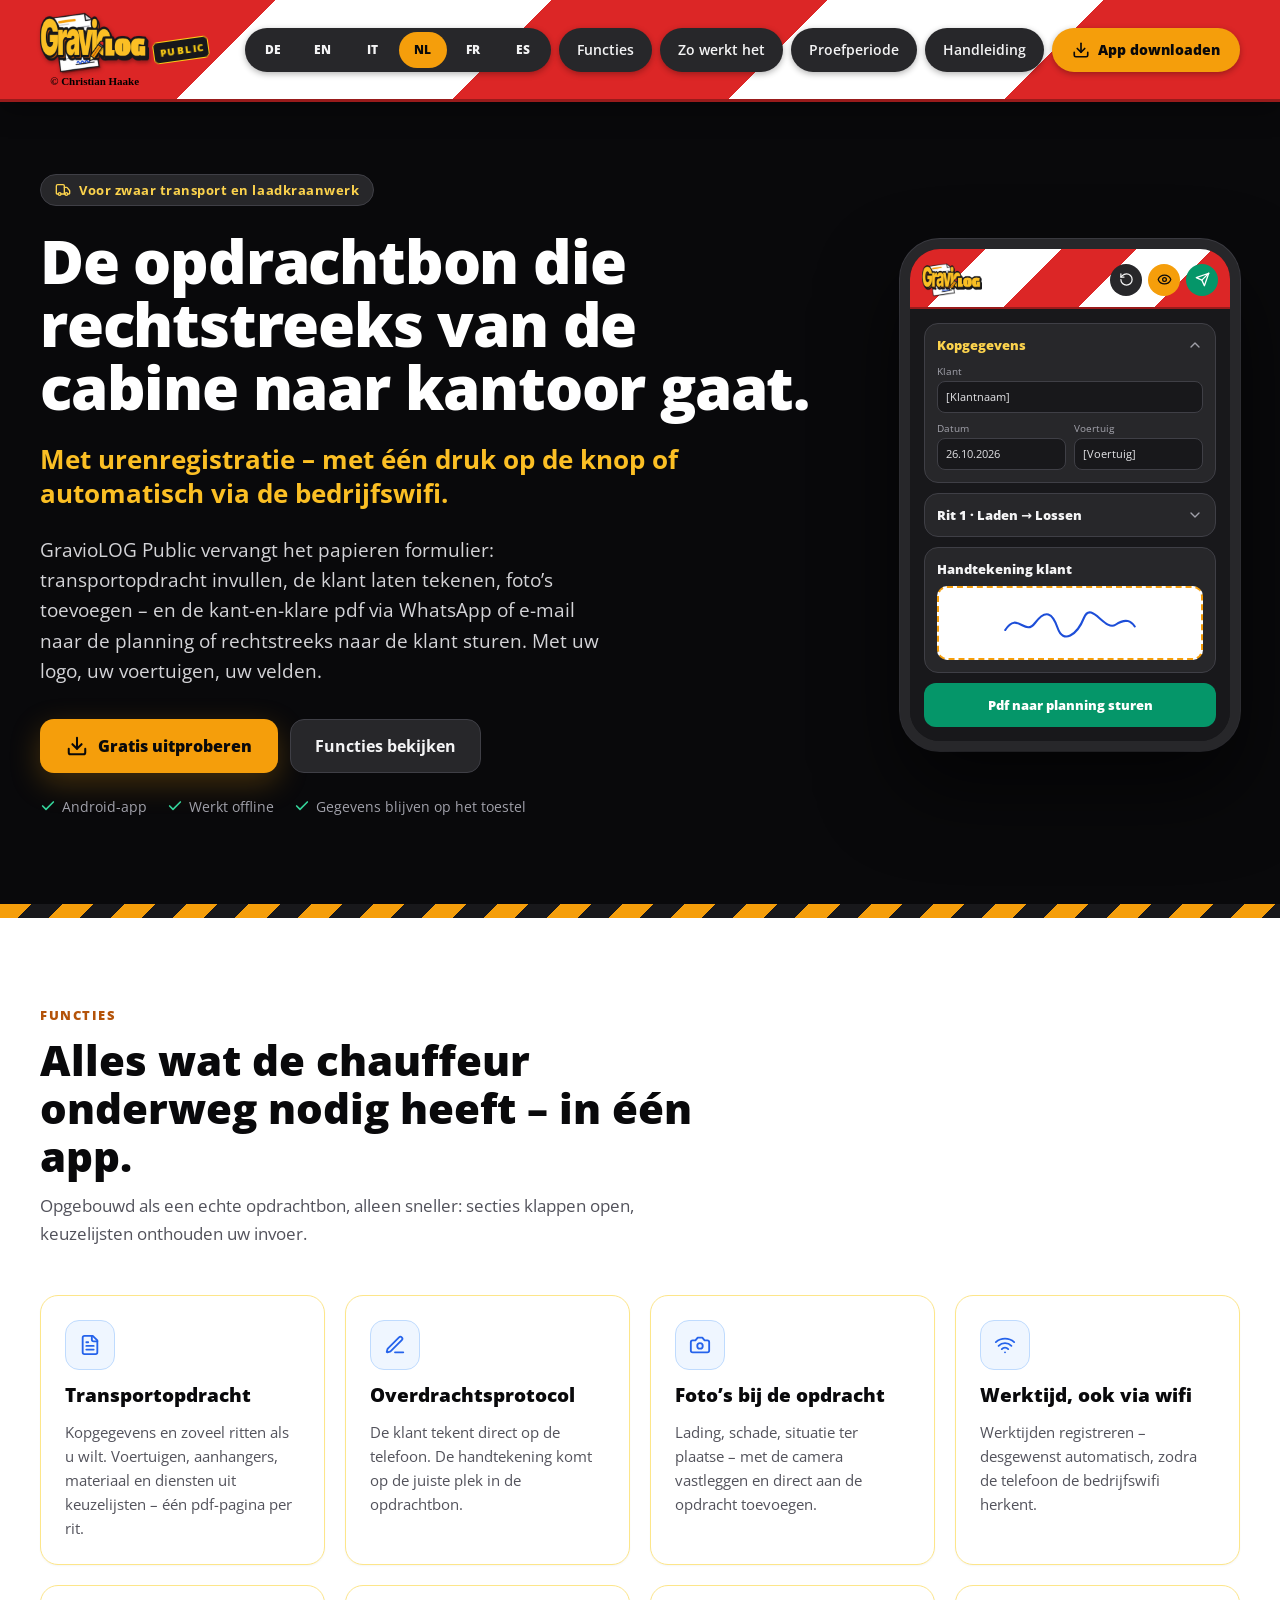
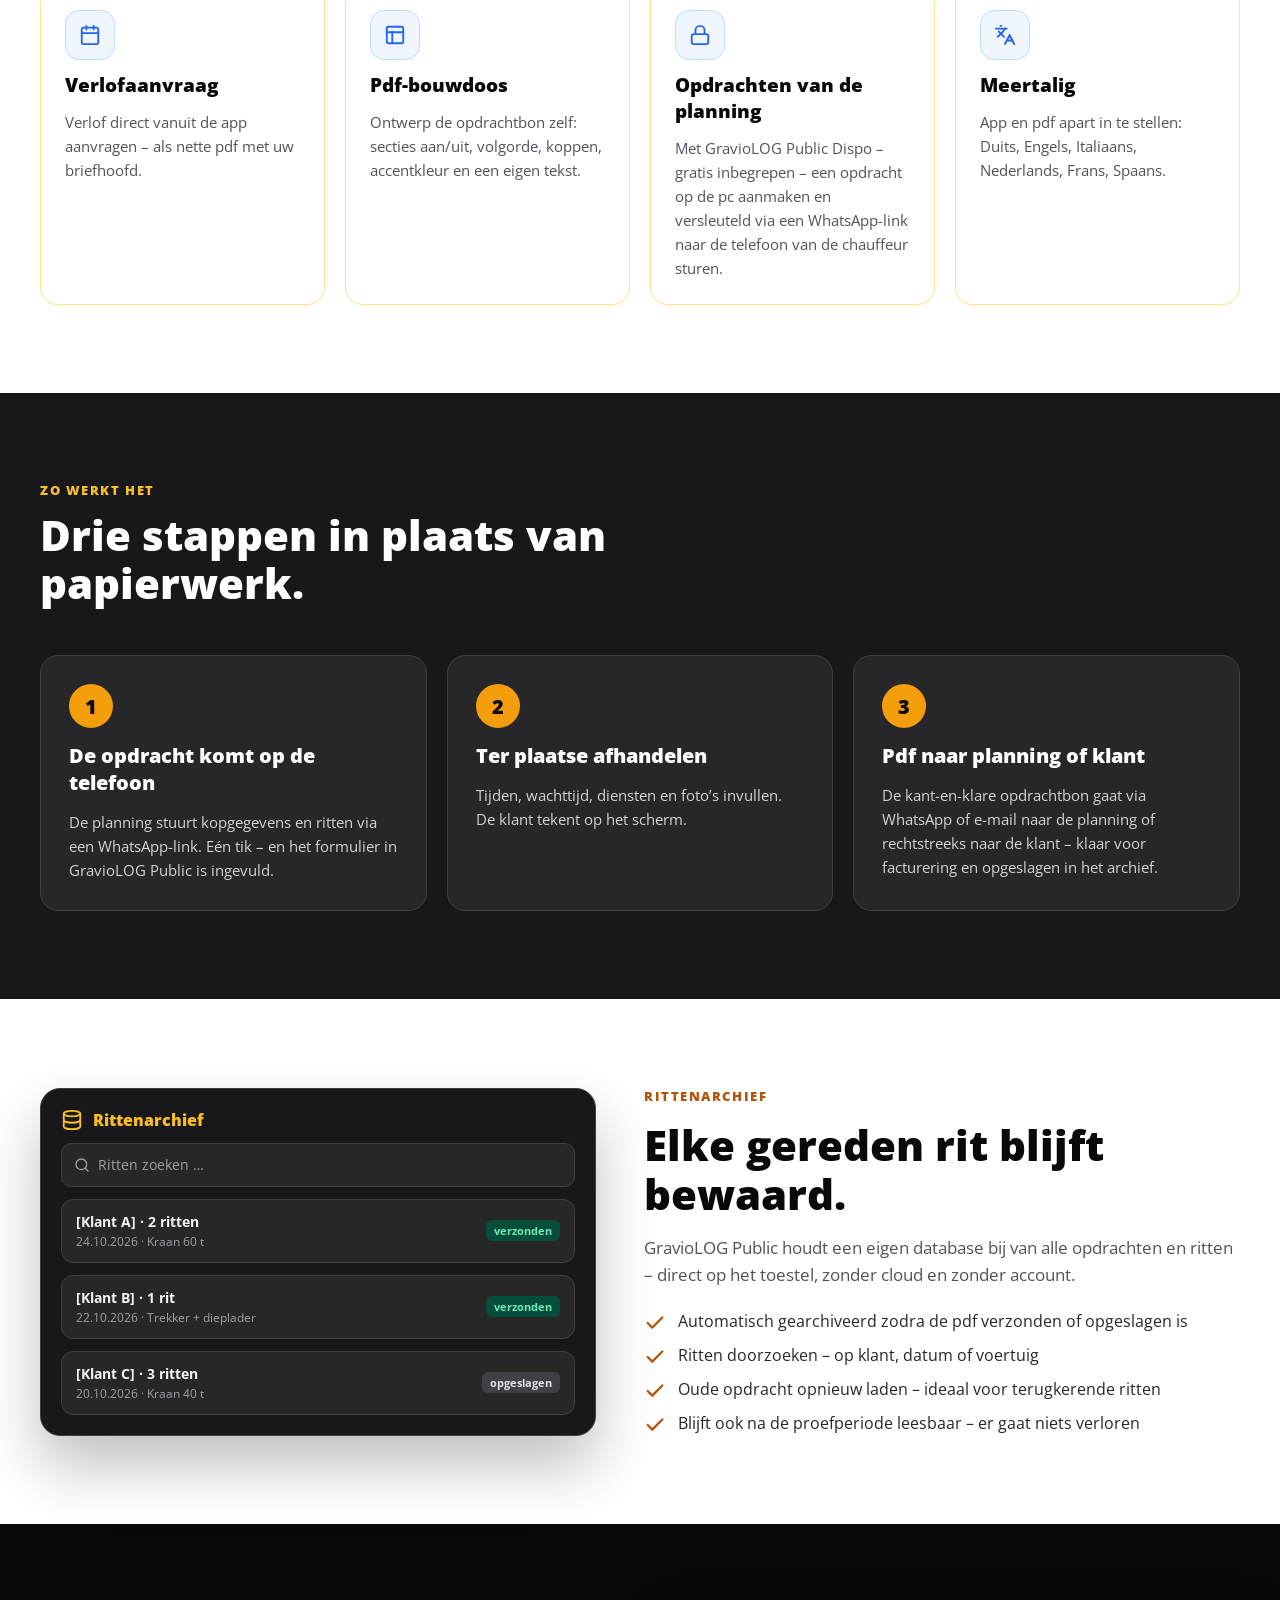
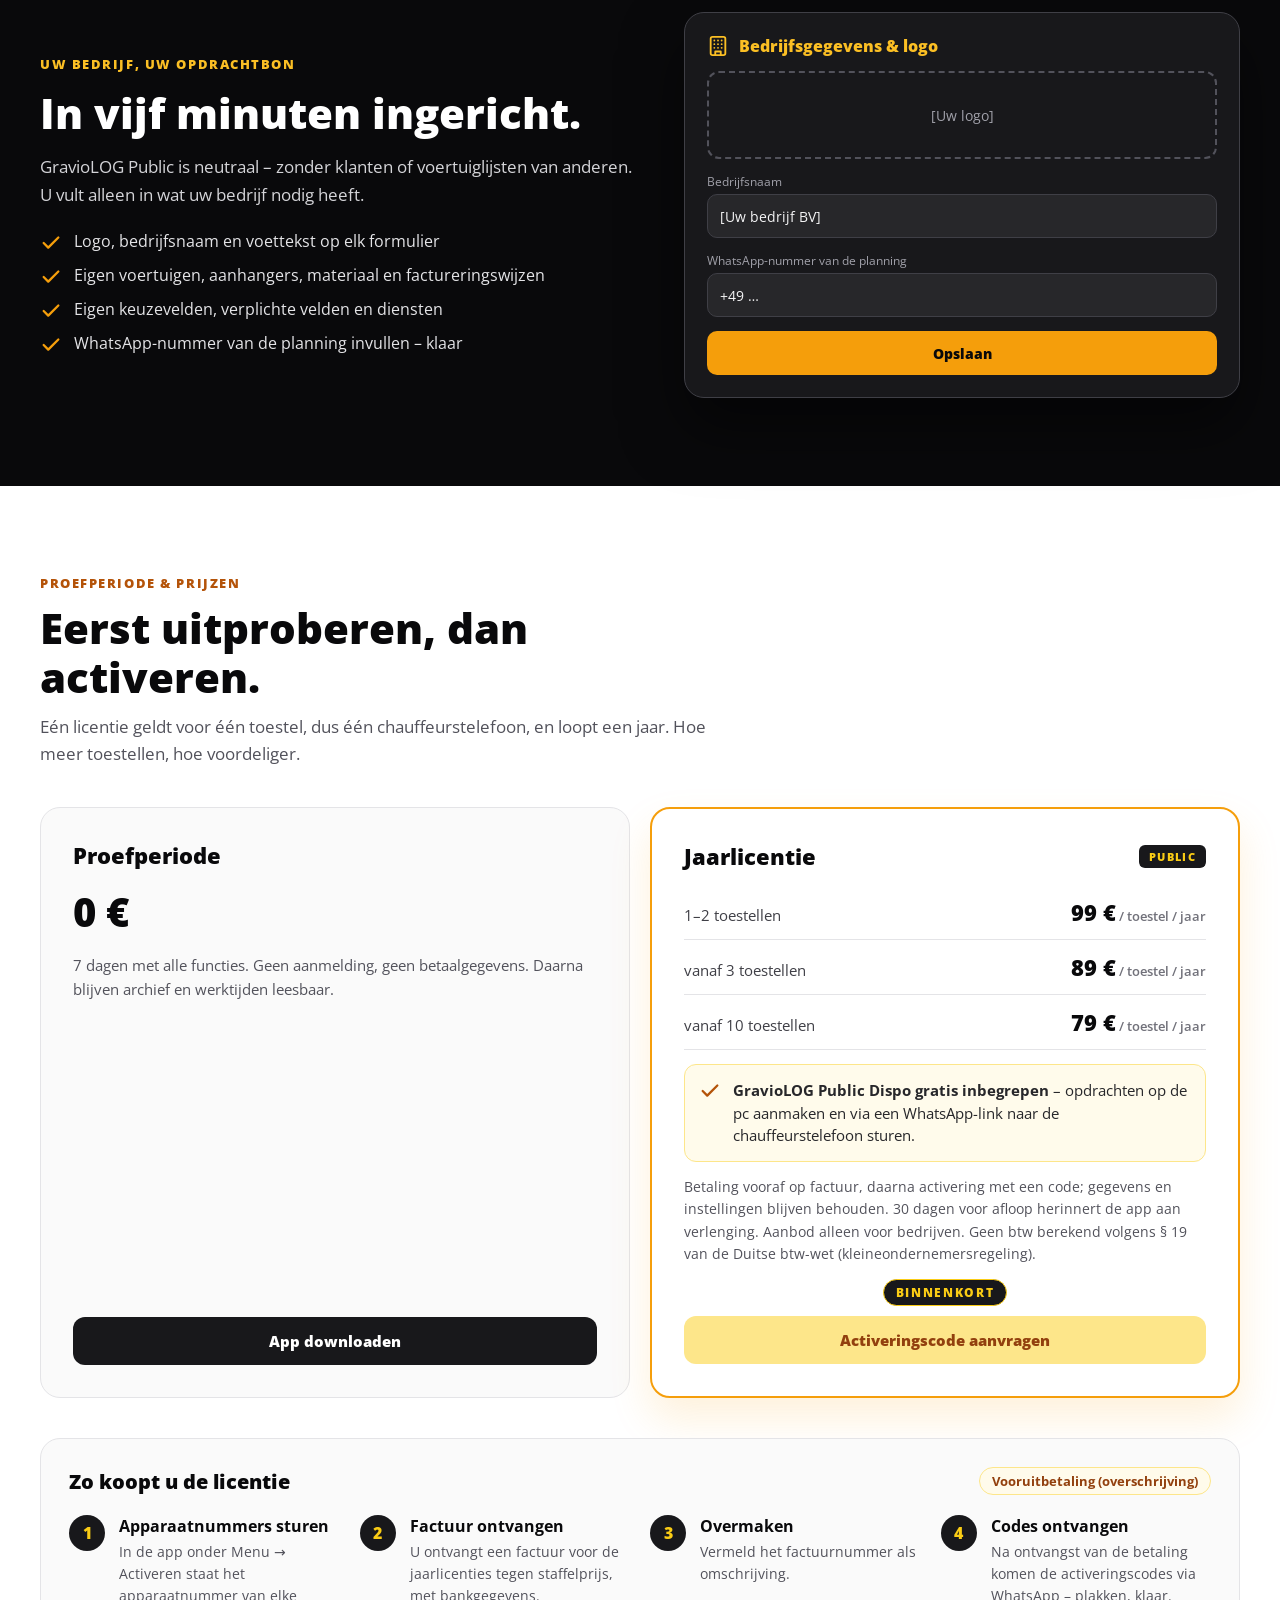
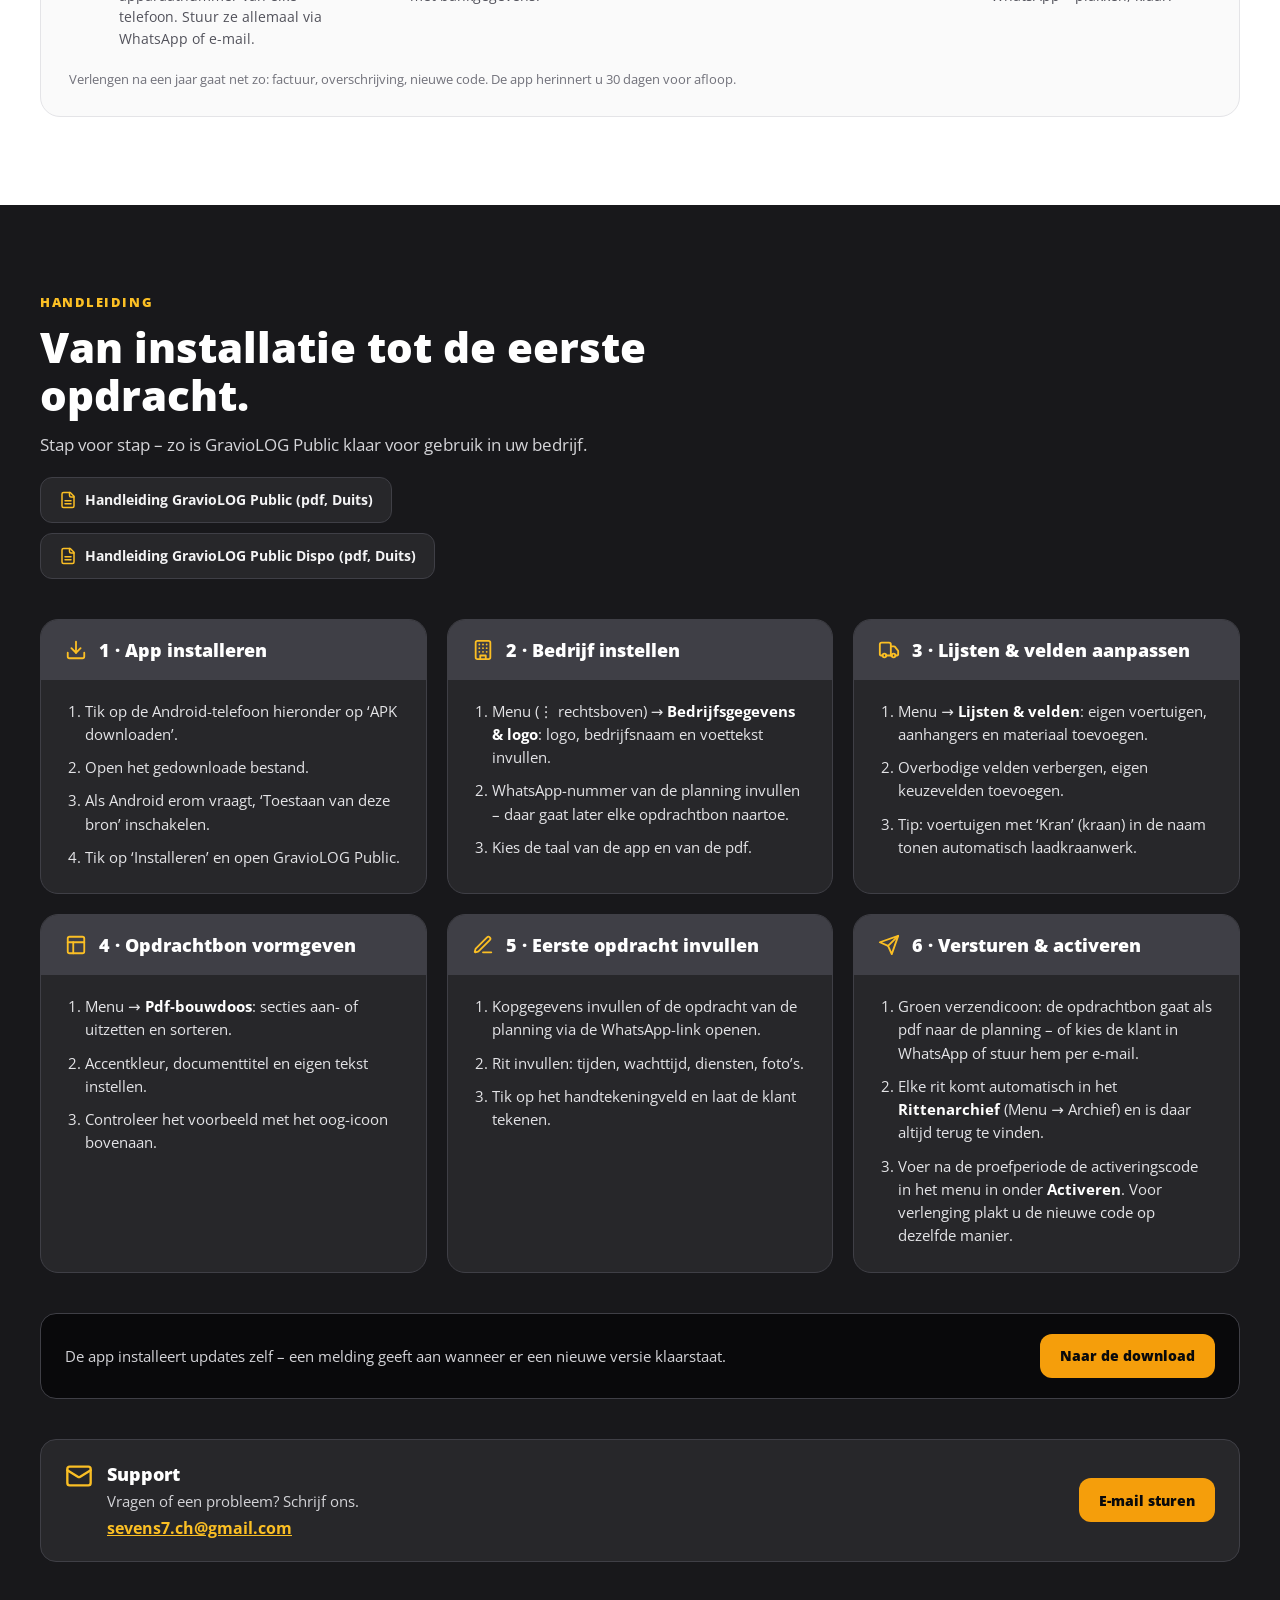
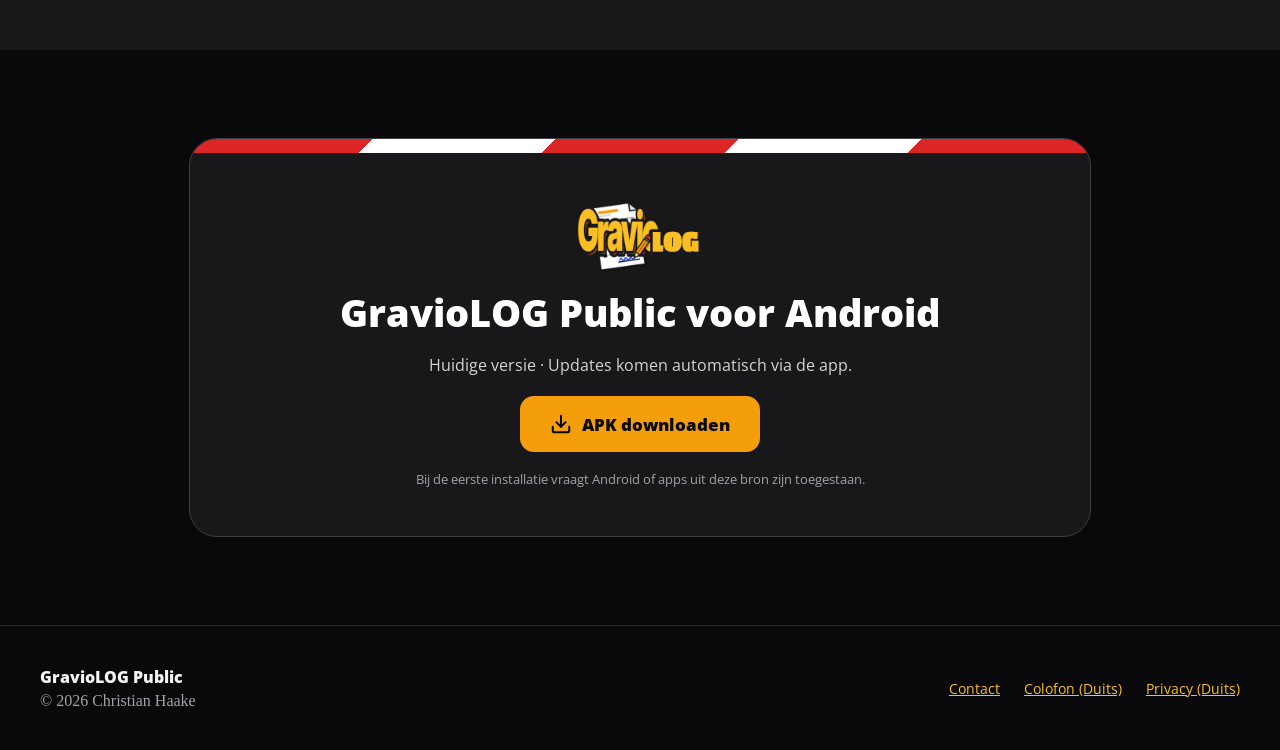
<file: nl/index.html>
<!doctype html>
<html lang="nl">
<head>
<meta charset="utf-8">
<meta name="viewport" content="width=device-width, initial-scale=1">
<title>GravioLOG Public – Digitale transportopdracht voor Android</title>
<link rel="alternate" hreflang="de" href="https://sevens7ch-tech.github.io/Website-Gravio-Plus/"><link rel="alternate" hreflang="en" href="https://sevens7ch-tech.github.io/Website-Gravio-Plus/en/"><link rel="alternate" hreflang="it" href="https://sevens7ch-tech.github.io/Website-Gravio-Plus/it/"><link rel="alternate" hreflang="nl" href="https://sevens7ch-tech.github.io/Website-Gravio-Plus/nl/"><link rel="alternate" hreflang="fr" href="https://sevens7ch-tech.github.io/Website-Gravio-Plus/fr/"><link rel="alternate" hreflang="es" href="https://sevens7ch-tech.github.io/Website-Gravio-Plus/es/"><link rel="alternate" hreflang="x-default" href="https://sevens7ch-tech.github.io/Website-Gravio-Plus/">
<script>(function(){try{if('scrollRestoration' in history)history.scrollRestoration='manual';if(location.hash){history.replaceState(null,'',location.pathname+location.search);}window.scrollTo(0,0);window.addEventListener('load',function(){window.scrollTo(0,0);});}catch(e){}})();</script><script>(function(){try{document.addEventListener('click',function(e){var a=e.target.closest&&e.target.closest('[data-lang]');if(a)localStorage.setItem('gravio_lang',a.getAttribute('data-lang'));});}catch(e){}})();</script>
<meta name="description" content="GravioLOG Public: transportopdracht, overdrachtsprotocol met handtekening, foto’s, rittenarchief en pdf via WhatsApp – de app voor zwaar transport en laadkraanwerk.">
<link rel="icon" href="../logo.png">
<style>
@font-face{font-family:'Open Sans';src:url('../fonts/OpenSans-Variable.ttf') format('truetype');font-weight:300 800;font-display:swap}
html{scroll-behavior:smooth;scroll-padding-top:100px}body{margin:0;background:#09090b}
a{color:#fbbf24}a:hover{color:#fcd34d}
svg.ic{width:22px;height:22px;flex-shrink:0}
</style>
</head>
<body>
<!-- © 2026 Christian Haake, alle Rechte vorbehalten -->
<div style="font-family: 'Open Sans', system-ui, sans-serif; color: #f4f4f5; background: #09090b; min-height: 100vh">

  <!-- Kopfzeile wie in der App: rot-weiße Warnbake -->
  <header style="position: sticky; top: 0; z-index: 10; background: linear-gradient(135deg, #dc2626 0 20%, #ffffff 20% 40%, #dc2626 40% 60%, #ffffff 60% 80%, #dc2626 80% 100%); border-bottom: 3px solid #991b1b; box-shadow: 0 8px 24px rgba(0,0,0,.35)">
    <div style="max-width: 1200px; margin: 0 auto; padding: 12px 24px; display: flex; flex-wrap: wrap; align-items: center; justify-content: space-between; gap: 12px">
      <a href="#top" aria-label="GravioLOG Public startpagina" style="display: flex; flex-direction: column; align-items: center; text-decoration: none; position: relative">
        <img src="../logo.png" alt="GravioLOG" style="height: 62px; width: auto; filter: drop-shadow(1px 2px 2px rgba(0,0,0,.35))">
        <span style="position: absolute; right: -60px; bottom: 26px; background: #18181b; color: #facc15; border: 1px solid #facc15; border-radius: 5px; font-size: 10px; font-weight: 800; letter-spacing: .14em; padding: 3px 4px 3px 6px; transform: rotate(-8deg)">PUBLIC</span>
        <span style="font-family: 'Dancing Script', 'Segoe Script', 'Brush Script MT', cursive; font-weight: 700; font-size: 11px; color: #000000; margin-top: 1px">© Christian Haake</span>
      </a>
      <nav aria-label="Hoofdnavigatie" style="display: flex; flex-wrap: wrap; align-items: center; gap: 8px">
        <div class="lang-switch" role="group" aria-label="Sprache / Language" style="display: inline-flex; flex-wrap: wrap; gap: 2px; padding: 4px; border-radius: 999px; background: #27272a; box-shadow: 0 2px 6px rgba(0,0,0,.3)"><a href="../" hreflang="de" lang="de" title="Deutsch" data-lang="de" style="display: inline-flex; align-items: center; justify-content: center; min-width: 36px; min-height: 36px; padding: 0 6px; border-radius: 999px; background: transparent; color: #f4f4f5; font-size: 12px; font-weight: 800; letter-spacing: .04em; text-decoration: none">DE</a><a href="../en/" hreflang="en" lang="en" title="English" data-lang="en" style="display: inline-flex; align-items: center; justify-content: center; min-width: 36px; min-height: 36px; padding: 0 6px; border-radius: 999px; background: transparent; color: #f4f4f5; font-size: 12px; font-weight: 800; letter-spacing: .04em; text-decoration: none">EN</a><a href="../it/" hreflang="it" lang="it" title="Italiano" data-lang="it" style="display: inline-flex; align-items: center; justify-content: center; min-width: 36px; min-height: 36px; padding: 0 6px; border-radius: 999px; background: transparent; color: #f4f4f5; font-size: 12px; font-weight: 800; letter-spacing: .04em; text-decoration: none">IT</a><a href="../nl/" hreflang="nl" lang="nl" title="Nederlands" aria-current="page" data-lang="nl" style="display: inline-flex; align-items: center; justify-content: center; min-width: 36px; min-height: 36px; padding: 0 6px; border-radius: 999px; background: #f59e0b; color: #09090b; font-size: 12px; font-weight: 800; letter-spacing: .04em; text-decoration: none">NL</a><a href="../fr/" hreflang="fr" lang="fr" title="Français" data-lang="fr" style="display: inline-flex; align-items: center; justify-content: center; min-width: 36px; min-height: 36px; padding: 0 6px; border-radius: 999px; background: transparent; color: #f4f4f5; font-size: 12px; font-weight: 800; letter-spacing: .04em; text-decoration: none">FR</a><a href="../es/" hreflang="es" lang="es" title="Español" data-lang="es" style="display: inline-flex; align-items: center; justify-content: center; min-width: 36px; min-height: 36px; padding: 0 6px; border-radius: 999px; background: transparent; color: #f4f4f5; font-size: 12px; font-weight: 800; letter-spacing: .04em; text-decoration: none">ES</a></div>
        <a href="#funktionen" style="display: inline-flex; align-items: center; min-height: 44px; padding: 0 18px; border-radius: 999px; background: #27272a; color: #f4f4f5; font-size: 14px; font-weight: 600; text-decoration: none; box-shadow: 0 2px 6px rgba(0,0,0,.3)">Functies</a>
        <a href="#ablauf" style="display: inline-flex; align-items: center; min-height: 44px; padding: 0 18px; border-radius: 999px; background: #27272a; color: #f4f4f5; font-size: 14px; font-weight: 600; text-decoration: none; box-shadow: 0 2px 6px rgba(0,0,0,.3)">Zo werkt het</a>
        <a href="#testphase" style="display: inline-flex; align-items: center; min-height: 44px; padding: 0 18px; border-radius: 999px; background: #27272a; color: #f4f4f5; font-size: 14px; font-weight: 600; text-decoration: none; box-shadow: 0 2px 6px rgba(0,0,0,.3)">Proefperiode</a>
        <a href="#anleitung" style="display: inline-flex; align-items: center; min-height: 44px; padding: 0 18px; border-radius: 999px; background: #27272a; color: #f4f4f5; font-size: 14px; font-weight: 600; text-decoration: none; box-shadow: 0 2px 6px rgba(0,0,0,.3)">Handleiding</a>
        <a href="#download" style="display: inline-flex; align-items: center; gap: 8px; min-height: 44px; padding: 0 20px; border-radius: 999px; background: #f59e0b; color: #09090b; font-size: 14px; font-weight: 800; text-decoration: none; box-shadow: 0 2px 6px rgba(0,0,0,.3)">
          <svg class="ic" style="width: 18px; height: 18px" viewBox="0 0 24 24" fill="none" stroke="currentColor" stroke-width="2.2" stroke-linecap="round" stroke-linejoin="round" aria-hidden="true"><path d="M21 15v4a2 2 0 0 1-2 2H5a2 2 0 0 1-2-2v-4"></path><polyline points="7 10 12 15 17 10"></polyline><line x1="12" x2="12" y1="15" y2="3"></line></svg>
          App downloaden
        </a>
      </nav>
    </div>
  </header>

  <!-- Hero -->
  <section id="top" style="background: #09090b; padding: 72px 24px 88px">
    <div style="max-width: 1200px; margin: 0 auto; display: flex; flex-wrap: wrap; align-items: center; gap: 56px">
      <div style="flex: 1 1 460px; min-width: 0; display: flex; flex-direction: column; gap: 24px">
        <span style="align-self: flex-start; display: inline-flex; align-items: center; gap: 8px; padding: 6px 14px; border-radius: 999px; background: #27272a; border: 1px solid #3f3f46; color: #fcd34d; font-size: 13px; font-weight: 700; letter-spacing: .04em">
          <svg class="ic" style="width: 16px; height: 16px" viewBox="0 0 24 24" fill="none" stroke="currentColor" stroke-width="2" stroke-linecap="round" stroke-linejoin="round" aria-hidden="true"><path d="M14 18V6a2 2 0 0 0-2-2H4a2 2 0 0 0-2 2v11a1 1 0 0 0 1 1h2"></path><path d="M15 18H9"></path><path d="M19 18h2a1 1 0 0 0 1-1v-3.65a1 1 0 0 0-.22-.624l-3.48-4.35A1 1 0 0 0 17.52 8H14"></path><circle cx="17" cy="18" r="2"></circle><circle cx="7" cy="18" r="2"></circle></svg>
          Voor zwaar transport en laadkraanwerk
        </span>
        <h1 style="margin: 0; font-size: clamp(36px, 5vw, 60px); line-height: 1.05; font-weight: 800; letter-spacing: -.02em; color: #ffffff">De opdrachtbon die rechtstreeks van de cabine naar kantoor gaat.</h1>
        <p style="margin: 0; font-size: clamp(20px, 2.4vw, 26px); line-height: 1.3; font-weight: 700; color: #fbbf24">Met urenregistratie – met één druk op de knop of automatisch via de bedrijfswifi.</p>
        <p style="margin: 0; font-size: 19px; line-height: 1.6; color: #d4d4d8; max-width: 560px">GravioLOG Public vervangt het papieren formulier: transportopdracht invullen, de klant laten tekenen, foto’s toevoegen – en de kant-en-klare pdf via WhatsApp of e-mail naar de planning of rechtstreeks naar de klant sturen. Met uw logo, uw voertuigen, uw velden.</p>
        <div style="display: flex; flex-wrap: wrap; gap: 12px; padding-top: 8px">
          <a href="#download" style="display: inline-flex; align-items: center; gap: 10px; min-height: 52px; padding: 0 26px; border-radius: 14px; background: #f59e0b; color: #09090b; font-size: 16px; font-weight: 800; text-decoration: none; box-shadow: 0 10px 30px rgba(245,158,11,.25)">
            <svg class="ic" viewBox="0 0 24 24" fill="none" stroke="currentColor" stroke-width="2.2" stroke-linecap="round" stroke-linejoin="round" aria-hidden="true"><path d="M21 15v4a2 2 0 0 1-2 2H5a2 2 0 0 1-2-2v-4"></path><polyline points="7 10 12 15 17 10"></polyline><line x1="12" x2="12" y1="15" y2="3"></line></svg>
            Gratis uitproberen
          </a>
          <a href="#funktionen" style="display: inline-flex; align-items: center; min-height: 52px; padding: 0 24px; border-radius: 14px; background: #27272a; border: 1px solid #3f3f46; color: #f4f4f5; font-size: 16px; font-weight: 700; text-decoration: none">Functies bekijken</a>
        </div>
        <div style="display: flex; flex-wrap: wrap; gap: 20px; color: #a1a1aa; font-size: 14px">
          <span style="display: inline-flex; align-items: center; gap: 6px"><svg class="ic" style="width: 16px; height: 16px; color: #34d399" viewBox="0 0 24 24" fill="none" stroke="currentColor" stroke-width="2.5" stroke-linecap="round" stroke-linejoin="round" aria-hidden="true"><path d="M20 6 9 17l-5-5"></path></svg>Android-app</span>
          <span style="display: inline-flex; align-items: center; gap: 6px"><svg class="ic" style="width: 16px; height: 16px; color: #34d399" viewBox="0 0 24 24" fill="none" stroke="currentColor" stroke-width="2.5" stroke-linecap="round" stroke-linejoin="round" aria-hidden="true"><path d="M20 6 9 17l-5-5"></path></svg>Werkt offline</span>
          <span style="display: inline-flex; align-items: center; gap: 6px"><svg class="ic" style="width: 16px; height: 16px; color: #34d399" viewBox="0 0 24 24" fill="none" stroke="currentColor" stroke-width="2.5" stroke-linecap="round" stroke-linejoin="round" aria-hidden="true"><path d="M20 6 9 17l-5-5"></path></svg>Gegevens blijven op het toestel</span>
        </div>
      </div>

      <!-- Handy-Mockup der App -->
      <div style="flex: 0 1 340px; min-width: 0; display: flex; justify-content: center">
        <div style="width: 320px; max-width: 100%; border-radius: 40px; background: #18181b; border: 10px solid #27272a; box-shadow: 0 40px 80px rgba(0,0,0,.6), 0 0 0 1px #3f3f46; overflow: hidden">
          <div style="background: linear-gradient(135deg, #dc2626 0 20%, #ffffff 20% 40%, #dc2626 40% 60%, #ffffff 60% 80%, #dc2626 80% 100%); border-bottom: 2px solid #991b1b; padding: 14px 12px 10px; display: flex; align-items: center; justify-content: space-between">
            <img src="../logo.png" alt="" style="height: 34px; width: auto">
            <div style="display: flex; gap: 6px">
              <span style="width: 32px; height: 32px; border-radius: 999px; background: #27272a; color: #f4f4f5; display: flex; align-items: center; justify-content: center"><svg class="ic" style="width: 15px; height: 15px" viewBox="0 0 24 24" fill="none" stroke="currentColor" stroke-width="2" stroke-linecap="round" stroke-linejoin="round" aria-hidden="true"><path d="M3 12a9 9 0 1 0 9-9 9.75 9.75 0 0 0-6.74 2.74L3 8"></path><path d="M3 3v5h5"></path></svg></span>
              <span style="width: 32px; height: 32px; border-radius: 999px; background: #f59e0b; color: #09090b; display: flex; align-items: center; justify-content: center"><svg class="ic" style="width: 15px; height: 15px" viewBox="0 0 24 24" fill="none" stroke="currentColor" stroke-width="2" stroke-linecap="round" stroke-linejoin="round" aria-hidden="true"><path d="M2.062 12.348a1 1 0 0 1 0-.696 10.75 10.75 0 0 1 19.876 0 1 1 0 0 1 0 .696 10.75 10.75 0 0 1-19.876 0"></path><circle cx="12" cy="12" r="3"></circle></svg></span>
              <span style="width: 32px; height: 32px; border-radius: 999px; background: #059669; color: #ffffff; display: flex; align-items: center; justify-content: center"><svg class="ic" style="width: 15px; height: 15px" viewBox="0 0 24 24" fill="none" stroke="currentColor" stroke-width="2" stroke-linecap="round" stroke-linejoin="round" aria-hidden="true"><path d="m22 2-7 20-4-9-9-4Z"></path><path d="M22 2 11 13"></path></svg></span>
            </div>
          </div>
          <div style="padding: 14px; display: flex; flex-direction: column; gap: 10px; background: #18181b">
            <div style="border-radius: 14px; background: #27272a; border: 1px solid #3f3f46; padding: 12px">
              <div style="display: flex; align-items: center; justify-content: space-between; margin-bottom: 10px">
                <span style="font-size: 13px; font-weight: 800; color: #fcd34d">Kopgegevens</span>
                <svg class="ic" style="width: 16px; height: 16px; color: #a1a1aa" viewBox="0 0 24 24" fill="none" stroke="currentColor" stroke-width="2" stroke-linecap="round" stroke-linejoin="round" aria-hidden="true"><path d="m18 15-6-6-6 6"></path></svg>
              </div>
              <div style="font-size: 10px; color: #a1a1aa; margin-bottom: 3px">Klant</div>
              <div style="height: 30px; border-radius: 8px; background: #18181b; border: 1px solid #3f3f46; margin-bottom: 8px; padding: 0 8px; display: flex; align-items: center; font-size: 11px; color: #e4e4e7">[Klantnaam]</div>
              <div style="display: flex; gap: 8px">
                <div style="flex: 1">
                  <div style="font-size: 10px; color: #a1a1aa; margin-bottom: 3px">Datum</div>
                  <div style="height: 30px; border-radius: 8px; background: #18181b; border: 1px solid #3f3f46; padding: 0 8px; display: flex; align-items: center; font-size: 11px; color: #e4e4e7">26.10.2026</div>
                </div>
                <div style="flex: 1">
                  <div style="font-size: 10px; color: #a1a1aa; margin-bottom: 3px">Voertuig</div>
                  <div style="height: 30px; border-radius: 8px; background: #18181b; border: 1px solid #3f3f46; padding: 0 8px; display: flex; align-items: center; font-size: 11px; color: #e4e4e7">[Voertuig]</div>
                </div>
              </div>
            </div>
            <div style="border-radius: 14px; background: #27272a; border: 1px solid #3f3f46; padding: 12px; display: flex; align-items: center; justify-content: space-between">
              <span style="font-size: 13px; font-weight: 800; color: #f4f4f5">Rit 1 · Laden → Lossen</span>
              <svg class="ic" style="width: 16px; height: 16px; color: #a1a1aa" viewBox="0 0 24 24" fill="none" stroke="currentColor" stroke-width="2" stroke-linecap="round" stroke-linejoin="round" aria-hidden="true"><path d="m6 9 6 6 6-6"></path></svg>
            </div>
            <div style="border-radius: 14px; background: #27272a; border: 1px solid #3f3f46; padding: 12px">
              <div style="font-size: 13px; font-weight: 800; color: #f4f4f5; margin-bottom: 8px">Handtekening klant</div>
              <div style="height: 70px; border-radius: 10px; background: #ffffff; border: 2px dashed #f59e0b; display: flex; align-items: center; justify-content: center">
                <svg viewBox="0 0 160 40" style="width: 140px; height: 36px" aria-hidden="true"><path d="M6 28 C 20 6, 28 36, 40 20 S 60 8, 66 26 S 88 34, 96 14 S 120 30, 132 22 S 150 18, 154 24" fill="none" stroke="#1d4ed8" stroke-width="2.4" stroke-linecap="round"></path></svg>
              </div>
            </div>
            <div style="height: 44px; border-radius: 12px; background: #059669; color: #ffffff; font-size: 13px; font-weight: 800; display: flex; align-items: center; justify-content: center; gap: 8px">Pdf naar planning sturen</div>
          </div>
        </div>
      </div>
    </div>
  </section>

  <!-- Warnband als Trenner -->
  <div aria-hidden="true" style="height: 14px; background: repeating-linear-gradient(135deg, #f59e0b 0 22px, #18181b 22px 44px)"></div>

  <!-- Funktionen (helle Fläche wie der Day Mode der App) -->
  <section id="funktionen" style="background: #ffffff; color: #18181b; padding: 88px 24px">
    <div style="max-width: 1200px; margin: 0 auto; display: flex; flex-direction: column; gap: 48px">
      <div style="display: flex; flex-direction: column; gap: 12px; max-width: 680px">
        <span style="font-size: 13px; font-weight: 800; letter-spacing: .12em; color: #b45309">FUNCTIES</span>
        <h2 style="margin: 0; font-size: clamp(28px, 3.6vw, 42px); line-height: 1.15; font-weight: 800; color: #09090b">Alles wat de chauffeur onderweg nodig heeft – in één app.</h2>
        <p style="margin: 0; font-size: 17px; line-height: 1.6; color: #52525b">Opgebouwd als een echte opdrachtbon, alleen sneller: secties klappen open, keuzelijsten onthouden uw invoer.</p>
      </div>
      <div style="display: grid; grid-template-columns: repeat(auto-fit, minmax(260px, 1fr)); gap: 20px">

        <div style="border-radius: 18px; background: #ffffff; border: 1px solid #fde68a; padding: 24px; display: flex; flex-direction: column; gap: 12px; box-shadow: 0 1px 2px rgba(0,0,0,.04)">
          <span style="width: 48px; height: 48px; border-radius: 14px; background: #eff6ff; border: 1px solid #bfdbfe; color: #2563eb; display: flex; align-items: center; justify-content: center"><svg class="ic" viewBox="0 0 24 24" fill="none" stroke="currentColor" stroke-width="2" stroke-linecap="round" stroke-linejoin="round" aria-hidden="true"><path d="M15 2H6a2 2 0 0 0-2 2v16a2 2 0 0 0 2 2h12a2 2 0 0 0 2-2V7Z"></path><path d="M14 2v4a2 2 0 0 0 2 2h4"></path><path d="M16 13H8"></path><path d="M16 17H8"></path><path d="M10 9H8"></path></svg></span>
          <h3 style="margin: 0; font-size: 19px; font-weight: 800; color: #09090b">Transportopdracht</h3>
          <p style="margin: 0; font-size: 15px; line-height: 1.6; color: #52525b">Kopgegevens en zoveel ritten als u wilt. Voertuigen, aanhangers, materiaal en diensten uit keuzelijsten – één pdf-pagina per rit.</p>
        </div>

        <div style="border-radius: 18px; background: #ffffff; border: 1px solid #fde68a; padding: 24px; display: flex; flex-direction: column; gap: 12px; box-shadow: 0 1px 2px rgba(0,0,0,.04)">
          <span style="width: 48px; height: 48px; border-radius: 14px; background: #eff6ff; border: 1px solid #bfdbfe; color: #2563eb; display: flex; align-items: center; justify-content: center"><svg class="ic" viewBox="0 0 24 24" fill="none" stroke="currentColor" stroke-width="2" stroke-linecap="round" stroke-linejoin="round" aria-hidden="true"><path d="M12 20h9"></path><path d="M16.376 3.622a1 1 0 0 1 3.002 3.002L7.368 18.635a2 2 0 0 1-.855.506l-2.872.838a.5.5 0 0 1-.62-.62l.838-2.872a2 2 0 0 1 .506-.854z"></path></svg></span>
          <h3 style="margin: 0; font-size: 19px; font-weight: 800; color: #09090b">Overdrachtsprotocol</h3>
          <p style="margin: 0; font-size: 15px; line-height: 1.6; color: #52525b">De klant tekent direct op de telefoon. De handtekening komt op de juiste plek in de opdrachtbon.</p>
        </div>

        <div style="border-radius: 18px; background: #ffffff; border: 1px solid #fde68a; padding: 24px; display: flex; flex-direction: column; gap: 12px; box-shadow: 0 1px 2px rgba(0,0,0,.04)">
          <span style="width: 48px; height: 48px; border-radius: 14px; background: #eff6ff; border: 1px solid #bfdbfe; color: #2563eb; display: flex; align-items: center; justify-content: center"><svg class="ic" viewBox="0 0 24 24" fill="none" stroke="currentColor" stroke-width="2" stroke-linecap="round" stroke-linejoin="round" aria-hidden="true"><path d="M14.5 4h-5L7 7H4a2 2 0 0 0-2 2v9a2 2 0 0 0 2 2h16a2 2 0 0 0 2-2V9a2 2 0 0 0-2-2h-3l-2.5-3z"></path><circle cx="12" cy="13" r="3"></circle></svg></span>
          <h3 style="margin: 0; font-size: 19px; font-weight: 800; color: #09090b">Foto’s bij de opdracht</h3>
          <p style="margin: 0; font-size: 15px; line-height: 1.6; color: #52525b">Lading, schade, situatie ter plaatse – met de camera vastleggen en direct aan de opdracht toevoegen.</p>
        </div>

        <div style="border-radius: 18px; background: #ffffff; border: 1px solid #fde68a; padding: 24px; display: flex; flex-direction: column; gap: 12px; box-shadow: 0 1px 2px rgba(0,0,0,.04)">
          <span style="width: 48px; height: 48px; border-radius: 14px; background: #eff6ff; border: 1px solid #bfdbfe; color: #2563eb; display: flex; align-items: center; justify-content: center"><svg class="ic" viewBox="0 0 24 24" fill="none" stroke="currentColor" stroke-width="2" stroke-linecap="round" stroke-linejoin="round" aria-hidden="true"><path d="M12 20h.01"></path><path d="M2 8.82a15 15 0 0 1 20 0"></path><path d="M5 12.859a10 10 0 0 1 14 0"></path><path d="M8.5 16.429a5 5 0 0 1 7 0"></path></svg></span>
          <h3 style="margin: 0; font-size: 19px; font-weight: 800; color: #09090b">Werktijd, ook via wifi</h3>
          <p style="margin: 0; font-size: 15px; line-height: 1.6; color: #52525b">Werktijden registreren – desgewenst automatisch, zodra de telefoon de bedrijfswifi herkent.</p>
        </div>

        <div style="border-radius: 18px; background: #ffffff; border: 1px solid #fde68a; padding: 24px; display: flex; flex-direction: column; gap: 12px; box-shadow: 0 1px 2px rgba(0,0,0,.04)">
          <span style="width: 48px; height: 48px; border-radius: 14px; background: #eff6ff; border: 1px solid #bfdbfe; color: #2563eb; display: flex; align-items: center; justify-content: center"><svg class="ic" viewBox="0 0 24 24" fill="none" stroke="currentColor" stroke-width="2" stroke-linecap="round" stroke-linejoin="round" aria-hidden="true"><rect width="18" height="18" x="3" y="4" rx="2"></rect><path d="M16 2v4"></path><path d="M8 2v4"></path><path d="M3 10h18"></path></svg></span>
          <h3 style="margin: 0; font-size: 19px; font-weight: 800; color: #09090b">Verlofaanvraag</h3>
          <p style="margin: 0; font-size: 15px; line-height: 1.6; color: #52525b">Verlof direct vanuit de app aanvragen – als nette pdf met uw briefhoofd.</p>
        </div>

        <div style="border-radius: 18px; background: #ffffff; border: 1px solid #fde68a; padding: 24px; display: flex; flex-direction: column; gap: 12px; box-shadow: 0 1px 2px rgba(0,0,0,.04)">
          <span style="width: 48px; height: 48px; border-radius: 14px; background: #eff6ff; border: 1px solid #bfdbfe; color: #2563eb; display: flex; align-items: center; justify-content: center"><svg class="ic" viewBox="0 0 24 24" fill="none" stroke="currentColor" stroke-width="2" stroke-linecap="round" stroke-linejoin="round" aria-hidden="true"><rect width="18" height="18" x="3" y="3" rx="2"></rect><path d="M3 9h18"></path><path d="M9 21V9"></path></svg></span>
          <h3 style="margin: 0; font-size: 19px; font-weight: 800; color: #09090b">Pdf-bouwdoos</h3>
          <p style="margin: 0; font-size: 15px; line-height: 1.6; color: #52525b">Ontwerp de opdrachtbon zelf: secties aan/uit, volgorde, koppen, accentkleur en een eigen tekst.</p>
        </div>

        <div style="border-radius: 18px; background: #ffffff; border: 1px solid #fde68a; padding: 24px; display: flex; flex-direction: column; gap: 12px; box-shadow: 0 1px 2px rgba(0,0,0,.04)">
          <span style="width: 48px; height: 48px; border-radius: 14px; background: #eff6ff; border: 1px solid #bfdbfe; color: #2563eb; display: flex; align-items: center; justify-content: center"><svg class="ic" viewBox="0 0 24 24" fill="none" stroke="currentColor" stroke-width="2" stroke-linecap="round" stroke-linejoin="round" aria-hidden="true"><rect width="18" height="11" x="3" y="11" rx="2" ry="2"></rect><path d="M7 11V7a5 5 0 0 1 10 0v4"></path></svg></span>
          <h3 style="margin: 0; font-size: 19px; font-weight: 800; color: #09090b">Opdrachten van de planning</h3>
          <p style="margin: 0; font-size: 15px; line-height: 1.6; color: #52525b">Met GravioLOG Public Dispo – gratis inbegrepen – een opdracht op de pc aanmaken en versleuteld via een WhatsApp-link naar de telefoon van de chauffeur sturen.</p>
        </div>

        <div style="border-radius: 18px; background: #ffffff; border: 1px solid #fde68a; padding: 24px; display: flex; flex-direction: column; gap: 12px; box-shadow: 0 1px 2px rgba(0,0,0,.04)">
          <span style="width: 48px; height: 48px; border-radius: 14px; background: #eff6ff; border: 1px solid #bfdbfe; color: #2563eb; display: flex; align-items: center; justify-content: center"><svg class="ic" viewBox="0 0 24 24" fill="none" stroke="currentColor" stroke-width="2" stroke-linecap="round" stroke-linejoin="round" aria-hidden="true"><path d="m5 8 6 6"></path><path d="m4 14 6-6 2-3"></path><path d="M2 5h12"></path><path d="M7 2h1"></path><path d="m22 22-5-10-5 10"></path><path d="M14 18h6"></path></svg></span>
          <h3 style="margin: 0; font-size: 19px; font-weight: 800; color: #09090b">Meertalig</h3>
          <p style="margin: 0; font-size: 15px; line-height: 1.6; color: #52525b">App en pdf apart in te stellen: Duits, Engels, Italiaans, Nederlands, Frans, Spaans.</p>
        </div>

      </div>
    </div>
  </section>

  <!-- Ablauf -->
  <section id="ablauf" style="background: #18181b; padding: 88px 24px">
    <div style="max-width: 1200px; margin: 0 auto; display: flex; flex-direction: column; gap: 48px">
      <div style="display: flex; flex-direction: column; gap: 12px; max-width: 680px">
        <span style="font-size: 13px; font-weight: 800; letter-spacing: .12em; color: #fbbf24">ZO WERKT HET</span>
        <h2 style="margin: 0; font-size: clamp(28px, 3.6vw, 42px); line-height: 1.15; font-weight: 800; color: #ffffff">Drie stappen in plaats van papierwerk.</h2>
      </div>
      <div style="display: grid; grid-template-columns: repeat(auto-fit, minmax(280px, 1fr)); gap: 20px">
        <div style="border-radius: 18px; background: #27272a; border: 1px solid #3f3f46; padding: 28px; display: flex; flex-direction: column; gap: 14px">
          <span style="width: 44px; height: 44px; border-radius: 999px; background: #f59e0b; color: #09090b; font-size: 20px; font-weight: 800; display: flex; align-items: center; justify-content: center">1</span>
          <h3 style="margin: 0; font-size: 20px; font-weight: 800; color: #ffffff">De opdracht komt op de telefoon</h3>
          <p style="margin: 0; font-size: 15px; line-height: 1.6; color: #d4d4d8">De planning stuurt kopgegevens en ritten via een WhatsApp-link. Eén tik – en het formulier in GravioLOG Public is ingevuld.</p>
        </div>
        <div style="border-radius: 18px; background: #27272a; border: 1px solid #3f3f46; padding: 28px; display: flex; flex-direction: column; gap: 14px">
          <span style="width: 44px; height: 44px; border-radius: 999px; background: #f59e0b; color: #09090b; font-size: 20px; font-weight: 800; display: flex; align-items: center; justify-content: center">2</span>
          <h3 style="margin: 0; font-size: 20px; font-weight: 800; color: #ffffff">Ter plaatse afhandelen</h3>
          <p style="margin: 0; font-size: 15px; line-height: 1.6; color: #d4d4d8">Tijden, wachttijd, diensten en foto’s invullen. De klant tekent op het scherm.</p>
        </div>
        <div style="border-radius: 18px; background: #27272a; border: 1px solid #3f3f46; padding: 28px; display: flex; flex-direction: column; gap: 14px">
          <span style="width: 44px; height: 44px; border-radius: 999px; background: #f59e0b; color: #09090b; font-size: 20px; font-weight: 800; display: flex; align-items: center; justify-content: center">3</span>
          <h3 style="margin: 0; font-size: 20px; font-weight: 800; color: #ffffff">Pdf naar planning of klant</h3>
          <p style="margin: 0; font-size: 15px; line-height: 1.6; color: #d4d4d8">De kant-en-klare opdrachtbon gaat via WhatsApp of e-mail naar de planning of rechtstreeks naar de klant – klaar voor facturering en opgeslagen in het archief.</p>
        </div>
      </div>
    </div>
  </section>

  <!-- Tour-Archiv -->
  <section id="archiv" style="background: #ffffff; color: #18181b; padding: 88px 24px">
    <div style="max-width: 1200px; margin: 0 auto; display: flex; flex-wrap: wrap; align-items: center; gap: 48px">
      <!-- Archiv-Fenster wie in der App -->
      <div style="flex: 1 1 380px; min-width: 0">
        <div style="border-radius: 20px; background: #18181b; border: 1px solid #3f3f46; padding: 20px; display: flex; flex-direction: column; gap: 12px; box-shadow: 0 30px 60px rgba(0,0,0,.25)">
          <div style="display: flex; align-items: center; gap: 10px; color: #fbbf24; font-weight: 800; font-size: 16px">
            <svg class="ic" viewBox="0 0 24 24" fill="none" stroke="currentColor" stroke-width="2" stroke-linecap="round" stroke-linejoin="round" aria-hidden="true"><ellipse cx="12" cy="5" rx="9" ry="3"></ellipse><path d="M3 5v14a9 3 0 0 0 18 0V5"></path><path d="M3 12a9 3 0 0 0 18 0"></path></svg>
            Rittenarchief
          </div>
          <div style="height: 42px; border-radius: 10px; background: #27272a; border: 1px solid #3f3f46; padding: 0 12px; display: flex; align-items: center; gap: 8px; font-size: 14px; color: #a1a1aa">
            <svg class="ic" style="width: 16px; height: 16px" viewBox="0 0 24 24" fill="none" stroke="currentColor" stroke-width="2" stroke-linecap="round" stroke-linejoin="round" aria-hidden="true"><circle cx="11" cy="11" r="8"></circle><path d="m21 21-4.3-4.3"></path></svg>
            Ritten zoeken …
          </div>
          <div style="border-radius: 12px; background: #27272a; border: 1px solid #3f3f46; padding: 12px 14px; display: flex; align-items: center; justify-content: space-between; gap: 12px">
            <div style="display: flex; flex-direction: column; gap: 2px; min-width: 0">
              <span style="font-size: 14px; font-weight: 700; color: #f4f4f5">[Klant A] · 2 ritten</span>
              <span style="font-size: 12px; color: #a1a1aa">24.10.2026 · Kraan 60 t</span>
            </div>
            <span style="flex-shrink: 0; padding: 3px 8px; border-radius: 6px; background: #064e3b; color: #6ee7b7; font-size: 11px; font-weight: 700">verzonden</span>
          </div>
          <div style="border-radius: 12px; background: #27272a; border: 1px solid #3f3f46; padding: 12px 14px; display: flex; align-items: center; justify-content: space-between; gap: 12px">
            <div style="display: flex; flex-direction: column; gap: 2px; min-width: 0">
              <span style="font-size: 14px; font-weight: 700; color: #f4f4f5">[Klant B] · 1 rit</span>
              <span style="font-size: 12px; color: #a1a1aa">22.10.2026 · Trekker + dieplader</span>
            </div>
            <span style="flex-shrink: 0; padding: 3px 8px; border-radius: 6px; background: #064e3b; color: #6ee7b7; font-size: 11px; font-weight: 700">verzonden</span>
          </div>
          <div style="border-radius: 12px; background: #27272a; border: 1px solid #3f3f46; padding: 12px 14px; display: flex; align-items: center; justify-content: space-between; gap: 12px">
            <div style="display: flex; flex-direction: column; gap: 2px; min-width: 0">
              <span style="font-size: 14px; font-weight: 700; color: #f4f4f5">[Klant C] · 3 ritten</span>
              <span style="font-size: 12px; color: #a1a1aa">20.10.2026 · Kraan 40 t</span>
            </div>
            <span style="flex-shrink: 0; padding: 3px 8px; border-radius: 6px; background: #3f3f46; color: #e4e4e7; font-size: 11px; font-weight: 700">opgeslagen</span>
          </div>
        </div>
      </div>
      <div style="flex: 1 1 420px; min-width: 0; display: flex; flex-direction: column; gap: 16px">
        <span style="font-size: 13px; font-weight: 800; letter-spacing: .12em; color: #b45309">RITTENARCHIEF</span>
        <h2 style="margin: 0; font-size: clamp(28px, 3.6vw, 42px); line-height: 1.15; font-weight: 800; color: #09090b">Elke gereden rit blijft bewaard.</h2>
        <p style="margin: 0; font-size: 17px; line-height: 1.6; color: #52525b">GravioLOG Public houdt een eigen database bij van alle opdrachten en ritten – direct op het toestel, zonder cloud en zonder account.</p>
        <div style="display: flex; flex-direction: column; gap: 10px; padding-top: 6px">
          <div style="display: flex; gap: 12px; align-items: flex-start; font-size: 16px; color: #27272a"><svg class="ic" style="color: #b45309; margin-top: 2px" viewBox="0 0 24 24" fill="none" stroke="currentColor" stroke-width="2.5" stroke-linecap="round" stroke-linejoin="round" aria-hidden="true"><path d="M20 6 9 17l-5-5"></path></svg><span>Automatisch gearchiveerd zodra de pdf verzonden of opgeslagen is</span></div>
          <div style="display: flex; gap: 12px; align-items: flex-start; font-size: 16px; color: #27272a"><svg class="ic" style="color: #b45309; margin-top: 2px" viewBox="0 0 24 24" fill="none" stroke="currentColor" stroke-width="2.5" stroke-linecap="round" stroke-linejoin="round" aria-hidden="true"><path d="M20 6 9 17l-5-5"></path></svg><span>Ritten doorzoeken – op klant, datum of voertuig</span></div>
          <div style="display: flex; gap: 12px; align-items: flex-start; font-size: 16px; color: #27272a"><svg class="ic" style="color: #b45309; margin-top: 2px" viewBox="0 0 24 24" fill="none" stroke="currentColor" stroke-width="2.5" stroke-linecap="round" stroke-linejoin="round" aria-hidden="true"><path d="M20 6 9 17l-5-5"></path></svg><span>Oude opdracht opnieuw laden – ideaal voor terugkerende ritten</span></div>
          <div style="display: flex; gap: 12px; align-items: flex-start; font-size: 16px; color: #27272a"><svg class="ic" style="color: #b45309; margin-top: 2px" viewBox="0 0 24 24" fill="none" stroke="currentColor" stroke-width="2.5" stroke-linecap="round" stroke-linejoin="round" aria-hidden="true"><path d="M20 6 9 17l-5-5"></path></svg><span>Blijft ook na de proefperiode leesbaar – er gaat niets verloren</span></div>
        </div>
      </div>
    </div>
  </section>

  <!-- Eigene Firma -->
  <section style="background: #09090b; padding: 88px 24px">
    <div style="max-width: 1200px; margin: 0 auto; display: flex; flex-wrap: wrap; align-items: center; gap: 48px">
      <div style="flex: 1 1 420px; min-width: 0; display: flex; flex-direction: column; gap: 16px">
        <span style="font-size: 13px; font-weight: 800; letter-spacing: .12em; color: #fbbf24">UW BEDRIJF, UW OPDRACHTBON</span>
        <h2 style="margin: 0; font-size: clamp(28px, 3.6vw, 42px); line-height: 1.15; font-weight: 800; color: #ffffff">In vijf minuten ingericht.</h2>
        <p style="margin: 0; font-size: 17px; line-height: 1.6; color: #d4d4d8">GravioLOG Public is neutraal – zonder klanten of voertuiglijsten van anderen. U vult alleen in wat uw bedrijf nodig heeft.</p>
        <div style="display: flex; flex-direction: column; gap: 10px; padding-top: 6px">
          <div style="display: flex; gap: 12px; align-items: flex-start; font-size: 16px; color: #e4e4e7"><svg class="ic" style="color: #f59e0b; margin-top: 2px" viewBox="0 0 24 24" fill="none" stroke="currentColor" stroke-width="2.5" stroke-linecap="round" stroke-linejoin="round" aria-hidden="true"><path d="M20 6 9 17l-5-5"></path></svg><span>Logo, bedrijfsnaam en voettekst op elk formulier</span></div>
          <div style="display: flex; gap: 12px; align-items: flex-start; font-size: 16px; color: #e4e4e7"><svg class="ic" style="color: #f59e0b; margin-top: 2px" viewBox="0 0 24 24" fill="none" stroke="currentColor" stroke-width="2.5" stroke-linecap="round" stroke-linejoin="round" aria-hidden="true"><path d="M20 6 9 17l-5-5"></path></svg><span>Eigen voertuigen, aanhangers, materiaal en factureringswijzen</span></div>
          <div style="display: flex; gap: 12px; align-items: flex-start; font-size: 16px; color: #e4e4e7"><svg class="ic" style="color: #f59e0b; margin-top: 2px" viewBox="0 0 24 24" fill="none" stroke="currentColor" stroke-width="2.5" stroke-linecap="round" stroke-linejoin="round" aria-hidden="true"><path d="M20 6 9 17l-5-5"></path></svg><span>Eigen keuzevelden, verplichte velden en diensten</span></div>
          <div style="display: flex; gap: 12px; align-items: flex-start; font-size: 16px; color: #e4e4e7"><svg class="ic" style="color: #f59e0b; margin-top: 2px" viewBox="0 0 24 24" fill="none" stroke="currentColor" stroke-width="2.5" stroke-linecap="round" stroke-linejoin="round" aria-hidden="true"><path d="M20 6 9 17l-5-5"></path></svg><span>WhatsApp-nummer van de planning invullen – klaar</span></div>
        </div>
      </div>
      <!-- Einstellungs-Fenster wie in der App -->
      <div style="flex: 1 1 380px; min-width: 0">
        <div style="border-radius: 20px; background: #18181b; border: 1px solid #3f3f46; padding: 22px; display: flex; flex-direction: column; gap: 14px; box-shadow: 0 30px 60px rgba(0,0,0,.5)">
          <div style="display: flex; align-items: center; gap: 10px; color: #fbbf24; font-weight: 800; font-size: 16px">
            <svg class="ic" viewBox="0 0 24 24" fill="none" stroke="currentColor" stroke-width="2" stroke-linecap="round" stroke-linejoin="round" aria-hidden="true"><rect width="16" height="20" x="4" y="2" rx="2" ry="2"></rect><path d="M9 22v-4h6v4"></path><path d="M8 6h.01"></path><path d="M16 6h.01"></path><path d="M12 6h.01"></path><path d="M12 10h.01"></path><path d="M12 14h.01"></path><path d="M16 10h.01"></path><path d="M16 14h.01"></path><path d="M8 10h.01"></path><path d="M8 14h.01"></path></svg>
            Bedrijfsgegevens &amp; logo
          </div>
          <div style="height: 84px; border-radius: 12px; border: 2px dashed #52525b; display: flex; align-items: center; justify-content: center; color: #a1a1aa; font-size: 14px">[Uw logo]</div>
          <div>
            <div style="font-size: 12px; color: #a1a1aa; margin-bottom: 4px">Bedrijfsnaam</div>
            <div style="height: 42px; border-radius: 10px; background: #27272a; border: 1px solid #3f3f46; padding: 0 12px; display: flex; align-items: center; font-size: 14px; color: #f4f4f5">[Uw bedrijf BV]</div>
          </div>
          <div>
            <div style="font-size: 12px; color: #a1a1aa; margin-bottom: 4px">WhatsApp-nummer van de planning</div>
            <div style="height: 42px; border-radius: 10px; background: #27272a; border: 1px solid #3f3f46; padding: 0 12px; display: flex; align-items: center; font-size: 14px; color: #f4f4f5">+49 …</div>
          </div>
          <div style="height: 44px; border-radius: 10px; background: #f59e0b; color: #09090b; font-weight: 800; font-size: 14px; display: flex; align-items: center; justify-content: center">Opslaan</div>
        </div>
      </div>
    </div>
  </section>

  <!-- Testphase & Freischaltung -->
  <section id="testphase" style="background: #ffffff; color: #18181b; padding: 88px 24px">
    <div style="max-width: 1200px; margin: 0 auto; display: flex; flex-direction: column; gap: 40px">
      <div style="display: flex; flex-direction: column; gap: 12px; max-width: 680px">
        <span style="font-size: 13px; font-weight: 800; letter-spacing: .12em; color: #b45309">PROEFPERIODE &amp; PRIJZEN</span>
        <h2 style="margin: 0; font-size: clamp(28px, 3.6vw, 42px); line-height: 1.15; font-weight: 800; color: #09090b">Eerst uitproberen, dan activeren.</h2>
        <p style="margin: 0; font-size: 17px; line-height: 1.6; color: #52525b">Eén licentie geldt voor één toestel, dus één chauffeurstelefoon, en loopt een jaar. Hoe meer toestellen, hoe voordeliger.</p>
      </div>
      <div style="display: grid; grid-template-columns: repeat(auto-fit, minmax(300px, 1fr)); gap: 20px">
        <div style="border-radius: 20px; background: #fafafa; border: 1px solid #e4e4e7; padding: 32px; display: flex; flex-direction: column; gap: 14px">
          <h3 style="margin: 0; font-size: 22px; font-weight: 800; color: #09090b">Proefperiode</h3>
          <div style="font-size: 40px; font-weight: 800; color: #09090b">0 €</div>
          <p style="margin: 0; font-size: 15px; line-height: 1.6; color: #52525b">7 dagen met alle functies. Geen aanmelding, geen betaalgegevens. Daarna blijven archief en werktijden leesbaar.</p>
          <div style="margin-top: auto; display: flex; flex-direction: column; gap: 10px">
            <a href="#download" style="display: inline-flex; align-items: center; justify-content: center; min-height: 48px; border-radius: 12px; background: #18181b; color: #ffffff; font-size: 15px; font-weight: 800; text-decoration: none">App downloaden</a>
          </div>
        </div>
        <div style="border-radius: 20px; background: #ffffff; border: 2px solid #f59e0b; padding: 32px; display: flex; flex-direction: column; gap: 14px; box-shadow: 0 20px 40px rgba(245,158,11,.15)">
          <div style="display: flex; align-items: center; justify-content: space-between; gap: 12px">
            <h3 style="margin: 0; font-size: 22px; font-weight: 800; color: #09090b">Jaarlicentie</h3>
            <span style="padding: 4px 10px; border-radius: 6px; background: #18181b; color: #facc15; font-size: 11px; font-weight: 800; letter-spacing: .12em">PUBLIC</span>
          </div>
          <div>
              <div style="display: flex; align-items: baseline; justify-content: space-between; gap: 12px; padding: 12px 0; border-bottom: 1px solid #e4e4e7">
                <span style="font-size: 15px; color: #3f3f46">1–2 toestellen</span>
                <span style="font-size: 22px; font-weight: 800; color: #09090b">99 €<span style="font-size: 13px; font-weight: 600; color: #71717a"> / toestel / jaar</span></span>
              </div>
              <div style="display: flex; align-items: baseline; justify-content: space-between; gap: 12px; padding: 12px 0; border-bottom: 1px solid #e4e4e7">
                <span style="font-size: 15px; color: #3f3f46">vanaf 3 toestellen</span>
                <span style="font-size: 22px; font-weight: 800; color: #09090b">89 €<span style="font-size: 13px; font-weight: 600; color: #71717a"> / toestel / jaar</span></span>
              </div>
              <div style="display: flex; align-items: baseline; justify-content: space-between; gap: 12px; padding: 12px 0; border-bottom: 1px solid #e4e4e7">
                <span style="font-size: 15px; color: #3f3f46">vanaf 10 toestellen</span>
                <span style="font-size: 22px; font-weight: 800; color: #09090b">79 €<span style="font-size: 13px; font-weight: 600; color: #71717a"> / toestel / jaar</span></span>
              </div>
          </div>
          <div style="display: flex; gap: 12px; align-items: flex-start; padding: 14px; border-radius: 12px; background: #fffbeb; border: 1px solid #fde68a">
            <svg class="ic" style="color: #b45309; margin-top: 1px" viewBox="0 0 24 24" fill="none" stroke="currentColor" stroke-width="2.5" stroke-linecap="round" stroke-linejoin="round" aria-hidden="true"><path d="M20 6 9 17l-5-5"></path></svg>
            <span style="font-size: 15px; line-height: 1.5; color: #27272a"><strong>GravioLOG Public Dispo gratis inbegrepen</strong> – opdrachten op de pc aanmaken en via een WhatsApp-link naar de chauffeurstelefoon sturen.</span>
          </div>
          <p style="margin: 0; font-size: 14px; line-height: 1.6; color: #52525b">Betaling vooraf op factuur, daarna activering met een code; gegevens en instellingen blijven behouden. 30 dagen voor afloop herinnert de app aan verlenging. Aanbod alleen voor bedrijven. Geen btw berekend volgens § 19 van de Duitse btw-wet (kleineondernemersregeling).</p>
          <div style="margin-top: auto; display: flex; flex-direction: column; gap: 10px">
            <span style="display: inline-flex; align-self: center; padding: 4px 12px; border-radius: 999px; background: #18181b; color: #facc15; border: 1px solid #facc15; font-size: 12px; font-weight: 800; letter-spacing: .14em">BINNENKORT</span>
            <a aria-disabled="true" title="Binnenkort beschikbaar" style="display: inline-flex; align-items: center; justify-content: center; min-height: 48px; border-radius: 12px; background: #fde68a; color: #92400e; font-size: 15px; font-weight: 800; text-decoration: none; cursor: not-allowed">Activeringscode aanvragen</a>
          </div>
        </div>
      </div>
      <div style="border-radius: 20px; background: #fafafa; border: 1px solid #e4e4e7; padding: 28px; display: flex; flex-direction: column; gap: 20px">
        <div style="display: flex; flex-wrap: wrap; align-items: center; justify-content: space-between; gap: 12px">
          <h3 style="margin: 0; font-size: 20px; font-weight: 800; color: #09090b">Zo koopt u de licentie</h3>
          <span style="padding: 4px 12px; border-radius: 999px; background: #fffbeb; border: 1px solid #fde68a; color: #92400e; font-size: 13px; font-weight: 700">Vooruitbetaling (overschrijving)</span>
        </div>
        <div style="display: grid; grid-template-columns: repeat(auto-fit, minmax(220px, 1fr)); gap: 20px">
        <div style="display: flex; gap: 14px; align-items: flex-start">
          <span style="flex-shrink: 0; width: 36px; height: 36px; border-radius: 999px; background: #18181b; color: #facc15; font-weight: 800; display: flex; align-items: center; justify-content: center">1</span>
          <div style="display: flex; flex-direction: column; gap: 4px"><strong style="font-size: 16px; color: #09090b">Apparaatnummers sturen</strong><span style="font-size: 14px; line-height: 1.55; color: #52525b">In de app onder Menu → Activeren staat het apparaatnummer van elke telefoon. Stuur ze allemaal via WhatsApp of e-mail.</span></div>
        </div>
        <div style="display: flex; gap: 14px; align-items: flex-start">
          <span style="flex-shrink: 0; width: 36px; height: 36px; border-radius: 999px; background: #18181b; color: #facc15; font-weight: 800; display: flex; align-items: center; justify-content: center">2</span>
          <div style="display: flex; flex-direction: column; gap: 4px"><strong style="font-size: 16px; color: #09090b">Factuur ontvangen</strong><span style="font-size: 14px; line-height: 1.55; color: #52525b">U ontvangt een factuur voor de jaarlicenties tegen staffelprijs, met bankgegevens.</span></div>
        </div>
        <div style="display: flex; gap: 14px; align-items: flex-start">
          <span style="flex-shrink: 0; width: 36px; height: 36px; border-radius: 999px; background: #18181b; color: #facc15; font-weight: 800; display: flex; align-items: center; justify-content: center">3</span>
          <div style="display: flex; flex-direction: column; gap: 4px"><strong style="font-size: 16px; color: #09090b">Overmaken</strong><span style="font-size: 14px; line-height: 1.55; color: #52525b">Vermeld het factuurnummer als omschrijving.</span></div>
        </div>
        <div style="display: flex; gap: 14px; align-items: flex-start">
          <span style="flex-shrink: 0; width: 36px; height: 36px; border-radius: 999px; background: #18181b; color: #facc15; font-weight: 800; display: flex; align-items: center; justify-content: center">4</span>
          <div style="display: flex; flex-direction: column; gap: 4px"><strong style="font-size: 16px; color: #09090b">Codes ontvangen</strong><span style="font-size: 14px; line-height: 1.55; color: #52525b">Na ontvangst van de betaling komen de activeringscodes via WhatsApp – plakken, klaar.</span></div>
        </div>
        </div>
        <p style="margin: 0; font-size: 13px; color: #71717a">Verlengen na een jaar gaat net zo: factuur, overschrijving, nieuwe code. De app herinnert u 30 dagen voor afloop.</p>
      </div>
    </div>
  </section>

  <!-- Anleitung -->
  <section id="anleitung" style="background: #18181b; padding: 88px 24px">
    <div style="max-width: 1200px; margin: 0 auto; display: flex; flex-direction: column; gap: 40px">
      <div style="display: flex; flex-direction: column; gap: 12px; max-width: 680px">
        <span style="font-size: 13px; font-weight: 800; letter-spacing: .12em; color: #fbbf24">HANDLEIDING</span>
        <h2 style="margin: 0; font-size: clamp(28px, 3.6vw, 42px); line-height: 1.15; font-weight: 800; color: #ffffff">Van installatie tot de eerste opdracht.</h2>
        <p style="margin: 0; font-size: 17px; line-height: 1.6; color: #d4d4d8">Stap voor stap – zo is GravioLOG Public klaar voor gebruik in uw bedrijf.</p>
        <div style="display: flex; flex-wrap: wrap; gap: 10px; padding-top: 6px">
          <a href="../handbuch/GravioLOG-Public-Handbuch.pdf" target="_blank" rel="noopener" style="display: inline-flex; align-items: center; gap: 8px; min-height: 44px; padding: 0 18px; border-radius: 12px; background: #27272a; border: 1px solid #3f3f46; color: #f4f4f5; font-size: 14px; font-weight: 700; text-decoration: none">
            <svg class="ic" style="width: 18px; height: 18px; color: #fbbf24" viewBox="0 0 24 24" fill="none" stroke="currentColor" stroke-width="2" stroke-linecap="round" stroke-linejoin="round" aria-hidden="true"><path d="M15 2H6a2 2 0 0 0-2 2v16a2 2 0 0 0 2 2h12a2 2 0 0 0 2-2V7Z"></path><path d="M14 2v4a2 2 0 0 0 2 2h4"></path><path d="M16 13H8"></path><path d="M16 17H8"></path></svg>
            Handleiding GravioLOG Public (pdf, Duits)</a>
          <a href="../handbuch/GravioLOG-Public-Dispo-Handbuch.pdf" target="_blank" rel="noopener" style="display: inline-flex; align-items: center; gap: 8px; min-height: 44px; padding: 0 18px; border-radius: 12px; background: #27272a; border: 1px solid #3f3f46; color: #f4f4f5; font-size: 14px; font-weight: 700; text-decoration: none">
            <svg class="ic" style="width: 18px; height: 18px; color: #fbbf24" viewBox="0 0 24 24" fill="none" stroke="currentColor" stroke-width="2" stroke-linecap="round" stroke-linejoin="round" aria-hidden="true"><path d="M15 2H6a2 2 0 0 0-2 2v16a2 2 0 0 0 2 2h12a2 2 0 0 0 2-2V7Z"></path><path d="M14 2v4a2 2 0 0 0 2 2h4"></path><path d="M16 13H8"></path><path d="M16 17H8"></path></svg>
            Handleiding GravioLOG Public Dispo (pdf, Duits)</a>
        </div>
      </div>
      <div style="display: grid; grid-template-columns: repeat(auto-fit, minmax(320px, 1fr)); gap: 20px">

        <div style="border-radius: 18px; background: #27272a; border: 1px solid #3f3f46; overflow: hidden">
          <div style="padding: 18px 24px; background: #3f3f46; display: flex; align-items: center; gap: 12px">
            <svg class="ic" style="color: #fbbf24" viewBox="0 0 24 24" fill="none" stroke="currentColor" stroke-width="2" stroke-linecap="round" stroke-linejoin="round" aria-hidden="true"><path d="M21 15v4a2 2 0 0 1-2 2H5a2 2 0 0 1-2-2v-4"></path><polyline points="7 10 12 15 17 10"></polyline><line x1="12" x2="12" y1="15" y2="3"></line></svg>
            <h3 style="margin: 0; font-size: 18px; font-weight: 800; color: #ffffff">1 · App installeren</h3>
          </div>
          <ol style="margin: 0; padding: 20px 24px 24px 44px; display: flex; flex-direction: column; gap: 10px; font-size: 15px; line-height: 1.55; color: #e4e4e7">
            <li>Tik op de Android-telefoon hieronder op ‘APK downloaden’.</li>
            <li>Open het gedownloade bestand.</li>
            <li>Als Android erom vraagt, ‘Toestaan van deze bron’ inschakelen.</li>
            <li>Tik op ‘Installeren’ en open GravioLOG Public.</li>
          </ol>
        </div>

        <div style="border-radius: 18px; background: #27272a; border: 1px solid #3f3f46; overflow: hidden">
          <div style="padding: 18px 24px; background: #3f3f46; display: flex; align-items: center; gap: 12px">
            <svg class="ic" style="color: #fbbf24" viewBox="0 0 24 24" fill="none" stroke="currentColor" stroke-width="2" stroke-linecap="round" stroke-linejoin="round" aria-hidden="true"><rect width="16" height="20" x="4" y="2" rx="2" ry="2"></rect><path d="M9 22v-4h6v4"></path><path d="M8 6h.01"></path><path d="M16 6h.01"></path><path d="M12 6h.01"></path><path d="M12 10h.01"></path><path d="M12 14h.01"></path><path d="M16 10h.01"></path><path d="M16 14h.01"></path><path d="M8 10h.01"></path><path d="M8 14h.01"></path></svg>
            <h3 style="margin: 0; font-size: 18px; font-weight: 800; color: #ffffff">2 · Bedrijf instellen</h3>
          </div>
          <ol style="margin: 0; padding: 20px 24px 24px 44px; display: flex; flex-direction: column; gap: 10px; font-size: 15px; line-height: 1.55; color: #e4e4e7">
            <li>Menu (⋮ rechtsboven) → <strong style="color: #ffffff">Bedrijfsgegevens &amp; logo</strong>: logo, bedrijfsnaam en voettekst invullen.</li>
            <li>WhatsApp-nummer van de planning invullen – daar gaat later elke opdrachtbon naartoe.</li>
            <li>Kies de taal van de app en van de pdf.</li>
          </ol>
        </div>

        <div style="border-radius: 18px; background: #27272a; border: 1px solid #3f3f46; overflow: hidden">
          <div style="padding: 18px 24px; background: #3f3f46; display: flex; align-items: center; gap: 12px">
            <svg class="ic" style="color: #fbbf24" viewBox="0 0 24 24" fill="none" stroke="currentColor" stroke-width="2" stroke-linecap="round" stroke-linejoin="round" aria-hidden="true"><path d="M14 18V6a2 2 0 0 0-2-2H4a2 2 0 0 0-2 2v11a1 1 0 0 0 1 1h2"></path><path d="M15 18H9"></path><path d="M19 18h2a1 1 0 0 0 1-1v-3.65a1 1 0 0 0-.22-.624l-3.48-4.35A1 1 0 0 0 17.52 8H14"></path><circle cx="17" cy="18" r="2"></circle><circle cx="7" cy="18" r="2"></circle></svg>
            <h3 style="margin: 0; font-size: 18px; font-weight: 800; color: #ffffff">3 · Lijsten &amp; velden aanpassen</h3>
          </div>
          <ol style="margin: 0; padding: 20px 24px 24px 44px; display: flex; flex-direction: column; gap: 10px; font-size: 15px; line-height: 1.55; color: #e4e4e7">
            <li>Menu → <strong style="color: #ffffff">Lijsten &amp; velden</strong>: eigen voertuigen, aanhangers en materiaal toevoegen.</li>
            <li>Overbodige velden verbergen, eigen keuzevelden toevoegen.</li>
            <li>Tip: voertuigen met ‘Kran’ (kraan) in de naam tonen automatisch laadkraanwerk.</li>
          </ol>
        </div>

        <div style="border-radius: 18px; background: #27272a; border: 1px solid #3f3f46; overflow: hidden">
          <div style="padding: 18px 24px; background: #3f3f46; display: flex; align-items: center; gap: 12px">
            <svg class="ic" style="color: #fbbf24" viewBox="0 0 24 24" fill="none" stroke="currentColor" stroke-width="2" stroke-linecap="round" stroke-linejoin="round" aria-hidden="true"><rect width="18" height="18" x="3" y="3" rx="2"></rect><path d="M3 9h18"></path><path d="M9 21V9"></path></svg>
            <h3 style="margin: 0; font-size: 18px; font-weight: 800; color: #ffffff">4 · Opdrachtbon vormgeven</h3>
          </div>
          <ol style="margin: 0; padding: 20px 24px 24px 44px; display: flex; flex-direction: column; gap: 10px; font-size: 15px; line-height: 1.55; color: #e4e4e7">
            <li>Menu → <strong style="color: #ffffff">Pdf-bouwdoos</strong>: secties aan- of uitzetten en sorteren.</li>
            <li>Accentkleur, documenttitel en eigen tekst instellen.</li>
            <li>Controleer het voorbeeld met het oog-icoon bovenaan.</li>
          </ol>
        </div>

        <div style="border-radius: 18px; background: #27272a; border: 1px solid #3f3f46; overflow: hidden">
          <div style="padding: 18px 24px; background: #3f3f46; display: flex; align-items: center; gap: 12px">
            <svg class="ic" style="color: #fbbf24" viewBox="0 0 24 24" fill="none" stroke="currentColor" stroke-width="2" stroke-linecap="round" stroke-linejoin="round" aria-hidden="true"><path d="M12 20h9"></path><path d="M16.376 3.622a1 1 0 0 1 3.002 3.002L7.368 18.635a2 2 0 0 1-.855.506l-2.872.838a.5.5 0 0 1-.62-.62l.838-2.872a2 2 0 0 1 .506-.854z"></path></svg>
            <h3 style="margin: 0; font-size: 18px; font-weight: 800; color: #ffffff">5 · Eerste opdracht invullen</h3>
          </div>
          <ol style="margin: 0; padding: 20px 24px 24px 44px; display: flex; flex-direction: column; gap: 10px; font-size: 15px; line-height: 1.55; color: #e4e4e7">
            <li>Kopgegevens invullen of de opdracht van de planning via de WhatsApp-link openen.</li>
            <li>Rit invullen: tijden, wachttijd, diensten, foto’s.</li>
            <li>Tik op het handtekeningveld en laat de klant tekenen.</li>
          </ol>
        </div>

        <div style="border-radius: 18px; background: #27272a; border: 1px solid #3f3f46; overflow: hidden">
          <div style="padding: 18px 24px; background: #3f3f46; display: flex; align-items: center; gap: 12px">
            <svg class="ic" style="color: #fbbf24" viewBox="0 0 24 24" fill="none" stroke="currentColor" stroke-width="2" stroke-linecap="round" stroke-linejoin="round" aria-hidden="true"><path d="m22 2-7 20-4-9-9-4Z"></path><path d="M22 2 11 13"></path></svg>
            <h3 style="margin: 0; font-size: 18px; font-weight: 800; color: #ffffff">6 · Versturen &amp; activeren</h3>
          </div>
          <ol style="margin: 0; padding: 20px 24px 24px 44px; display: flex; flex-direction: column; gap: 10px; font-size: 15px; line-height: 1.55; color: #e4e4e7">
            <li>Groen verzendicoon: de opdrachtbon gaat als pdf naar de planning – of kies de klant in WhatsApp of stuur hem per e-mail.</li>
            <li>Elke rit komt automatisch in het <strong style="color: #ffffff">Rittenarchief</strong> (Menu → Archief) en is daar altijd terug te vinden.</li>
            <li>Voer na de proefperiode de activeringscode in het menu in onder <strong style="color: #ffffff">Activeren</strong>. Voor verlenging plakt u de nieuwe code op dezelfde manier.</li>
          </ol>
        </div>

      </div>
      <div style="display: flex; flex-wrap: wrap; align-items: center; justify-content: space-between; gap: 16px; border-radius: 16px; background: #09090b; border: 1px solid #3f3f46; padding: 20px 24px">
        <span style="font-size: 15px; color: #d4d4d8">De app installeert updates zelf – een melding geeft aan wanneer er een nieuwe versie klaarstaat.</span>
        <a href="#download" style="display: inline-flex; align-items: center; gap: 8px; min-height: 44px; padding: 0 20px; border-radius: 12px; background: #f59e0b; color: #09090b; font-size: 14px; font-weight: 800; text-decoration: none">Naar de download</a>
      </div>
      <div id="support" style="display: flex; flex-wrap: wrap; align-items: center; justify-content: space-between; gap: 16px; border-radius: 16px; background: #27272a; border: 1px solid #3f3f46; padding: 22px 24px">
        <div style="display: flex; gap: 14px; align-items: flex-start; min-width: 0; flex: 1 1 320px">
          <svg class="ic" style="width: 28px; height: 28px; color: #fbbf24; flex-shrink: 0" viewBox="0 0 24 24" fill="none" stroke="currentColor" stroke-width="2" stroke-linecap="round" stroke-linejoin="round" aria-hidden="true"><rect width="20" height="16" x="2" y="4" rx="2"></rect><path d="m22 7-8.97 5.7a1.94 1.94 0 0 1-2.06 0L2 7"></path></svg>
          <div style="display: flex; flex-direction: column; gap: 4px; min-width: 0">
            <h3 style="margin: 0; font-size: 18px; font-weight: 800; color: #ffffff">Support</h3>
            <p style="margin: 0; font-size: 15px; line-height: 1.55; color: #d4d4d8">Vragen of een probleem? Schrijf ons.</p>
            <a href="mailto:sevens7.ch@gmail.com?subject=Support%20GravioLOG%20Plus" style="font-size: 16px; font-weight: 700; overflow-wrap: anywhere">sevens7.ch@gmail.com</a>
          </div>
        </div>
        <a href="mailto:sevens7.ch@gmail.com?subject=Support%20GravioLOG%20Plus" style="display: inline-flex; align-items: center; min-height: 44px; padding: 0 20px; border-radius: 12px; background: #f59e0b; color: #09090b; font-size: 14px; font-weight: 800; text-decoration: none">E-mail sturen</a>
      </div>
    </div>
  </section>

  <!-- Download -->
  <section id="download" style="background: #09090b; padding: 88px 24px">
    <div style="max-width: 900px; margin: 0 auto; border-radius: 28px; background: #18181b; border: 1px solid #3f3f46; overflow: hidden">
      <div aria-hidden="true" style="height: 14px; background: linear-gradient(135deg, #dc2626 0 20%, #ffffff 20% 40%, #dc2626 40% 60%, #ffffff 60% 80%, #dc2626 80% 100%)"></div>
      <div style="padding: 48px 32px; display: flex; flex-direction: column; align-items: center; text-align: center; gap: 18px">
        <img src="../logo.png" alt="GravioLOG" style="height: 72px; width: auto">
        <h2 style="margin: 0; font-size: clamp(26px, 3.2vw, 38px); line-height: 1.15; font-weight: 800; color: #ffffff">GravioLOG Public voor Android</h2>
        <p style="margin: 0; font-size: 16px; line-height: 1.6; color: #d4d4d8; max-width: 520px"><span id="apk-version">Huidige versie</span> · Updates komen automatisch via de app.</p>
        <a id="apk-link" href="https://github.com/sevens7ch-tech/Gravio-Updates/releases?q=gravio-public&amp;expanded=true" rel="noopener" style="display: inline-flex; align-items: center; gap: 10px; min-height: 56px; padding: 0 30px; border-radius: 14px; background: #f59e0b; color: #09090b; font-size: 17px; font-weight: 800; text-decoration: none">
          <svg class="ic" viewBox="0 0 24 24" fill="none" stroke="currentColor" stroke-width="2.2" stroke-linecap="round" stroke-linejoin="round" aria-hidden="true"><path d="M21 15v4a2 2 0 0 1-2 2H5a2 2 0 0 1-2-2v-4"></path><polyline points="7 10 12 15 17 10"></polyline><line x1="12" x2="12" y1="15" y2="3"></line></svg>
          APK downloaden
        </a>
        <p style="margin: 0; font-size: 13px; color: #a1a1aa">Bij de eerste installatie vraagt Android of apps uit deze bron zijn toegestaan.</p>
      </div>
    </div>
  </section>

  <!-- Fußzeile -->
  <footer id="kontakt" style="background: #09090b; border-top: 1px solid #27272a; padding: 40px 24px">
    <div style="max-width: 1200px; margin: 0 auto; display: flex; flex-wrap: wrap; align-items: center; justify-content: space-between; gap: 20px">
      <div style="display: flex; flex-direction: column; gap: 4px">
        <span style="font-weight: 800; color: #f4f4f5">GravioLOG Public</span>
        <span style="font-family: 'Dancing Script', 'Segoe Script', 'Brush Script MT', cursive; font-size: 16px; color: #a1a1aa">© 2026 Christian Haake</span>
      </div>
      <nav aria-label="Juridisch" style="display: flex; flex-wrap: wrap; gap: 24px; font-size: 14px">
        <a href="mailto:sevens7.ch@gmail.com">Contact</a>
        <a href="../impressum.html">Colofon (Duits)</a>
        <a href="../datenschutz.html">Privacy (Duits)</a>
      </nav>
    </div>
  </footer>

</div>
<script>
// Neueste APK aus dem öffentlichen Repo Gravio-Updates (wird bei jedem Build automatisch aktualisiert)
fetch('https://raw.githubusercontent.com/sevens7ch-tech/Gravio-Updates/main/gravio-public.json', { cache: 'no-store' })
  .then(function (r) { return r.ok ? r.json() : Promise.reject(); })
  .then(function (u) {
    var l = document.getElementById('apk-link');
    if (u.apk && l) l.href = u.apk;
    if (u.version) document.getElementById('apk-version').textContent = 'Huidige versie ' + u.version + (u.build ? ' (Build ' + u.build + ')' : '');
  })
  .catch(function () { /* Link bleibt auf der Release-Übersicht von GravioLOG Public */ });
</script>
</body>
</html>
</file>
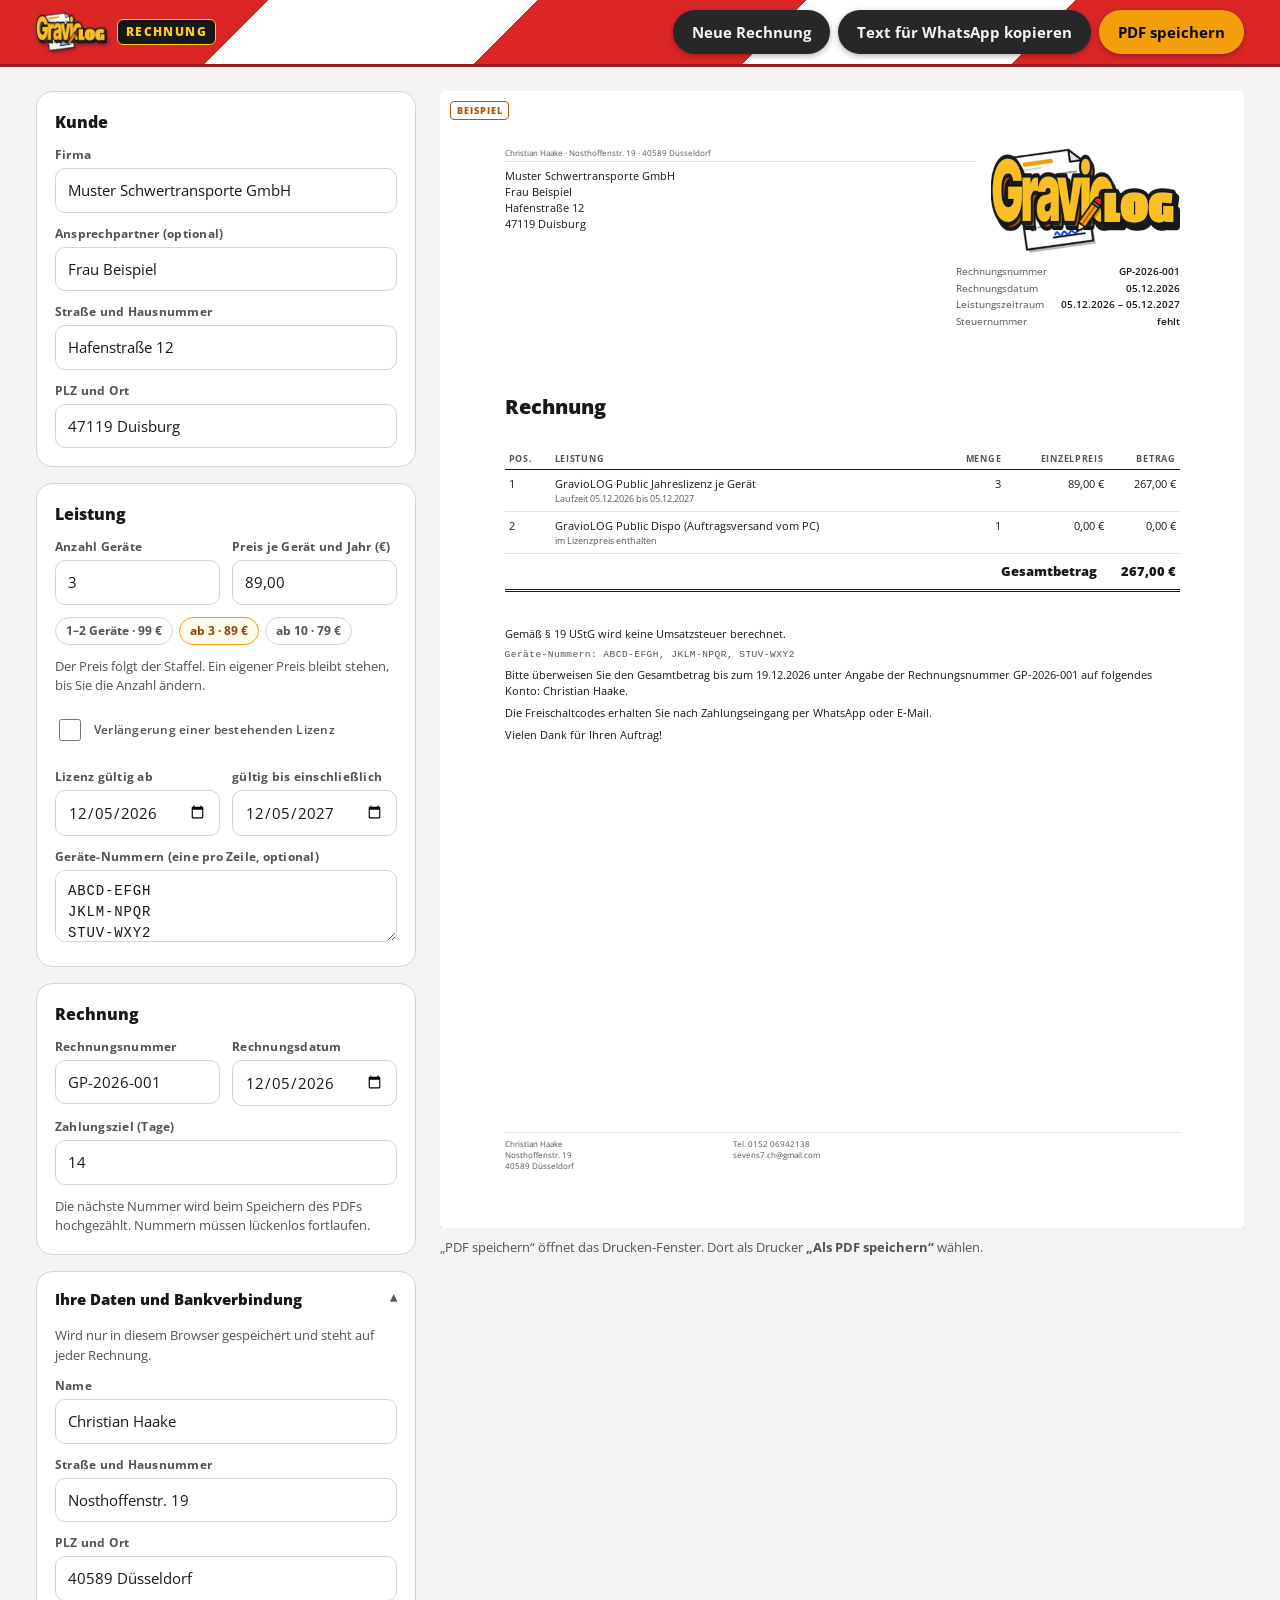
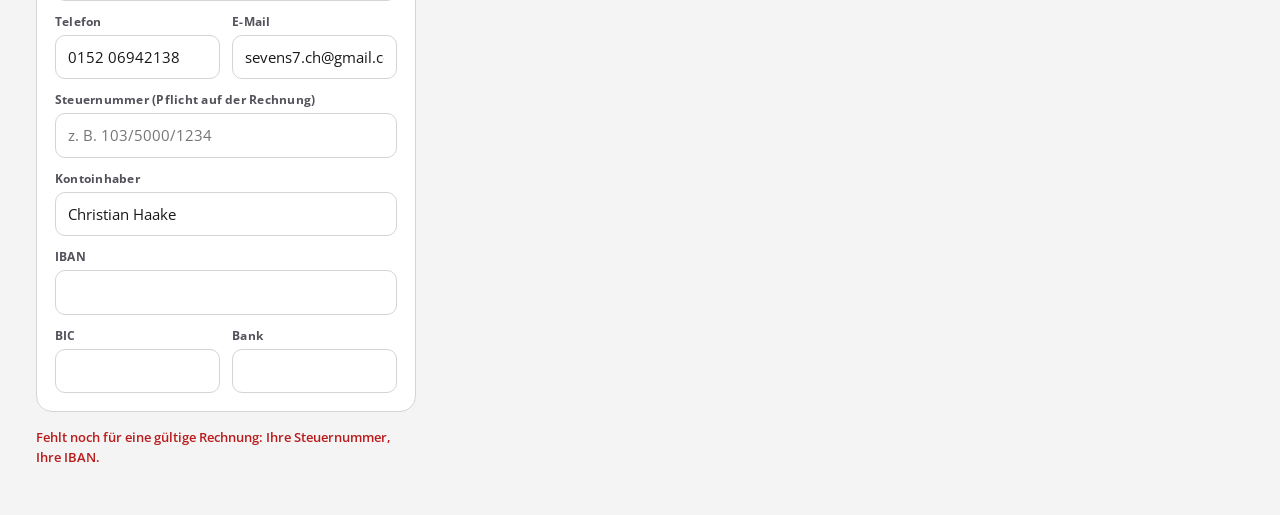
<file: rechnung/index.html>
<!doctype html>
<html lang="de">
<head>
<meta charset="utf-8">
<meta name="viewport" content="width=device-width, initial-scale=1, viewport-fit=cover">
<meta name="robots" content="noindex, nofollow">
<meta name="theme-color" content="#dc2626">
<meta name="mobile-web-app-capable" content="yes">
<meta name="apple-mobile-web-app-title" content="Rechnung">
<link rel="icon" href="[data-uri]">
<link rel="apple-touch-icon" href="icon-192.png">
<link rel="manifest" href="manifest.webmanifest">
<!-- © 2026 Christian Haake, alle Rechte vorbehalten -->
<style>
@font-face { font-family: 'Open Sans'; src: url('../fonts/OpenSans-Variable.ttf') format('truetype'); font-weight: 300 800; font-display: swap; }
html { -webkit-text-size-adjust: 100%; color-scheme: light; }
:root { padding-top: env(safe-area-inset-top, 0px); padding-bottom: env(safe-area-inset-bottom, 0px); }
body { margin: 0; } img { max-width: 100%; } [hidden] { display: none !important; }
</style>
<title>GravioLOG Public Rechnung</title>
</head>
<body>
<meta name="claude:viewport-fit-sides" content="cover">
<style>
/* Layout: Kopf mit Warnbaken-Streifen, darunter links das Formular, rechts die Rechnung als A4-Blatt (schmal: untereinander) */
:root {
  --bg: #f4f4f5; --panel: #ffffff; --ink: #18181b; --muted: #52525b; --line: #d4d4d8;
  --field: #ffffff; --accent: #f59e0b; --accent-ink: #92400e; --accent-soft: #fffbeb; --on-accent: #09090b;
  --stripe-a: #dc2626; --stripe-b: #ffffff; --stripe-edge: #991b1b;
  --paper: #ffffff; --paper-ink: #18181b; --paper-muted: #52525b; --paper-line: #e4e4e7; --paper-accent: #b45309;
  --ok: #047857; --err: #b91c1c;
  --font: 'Open Sans', 'Segoe UI', Roboto, system-ui, -apple-system, 'Segoe UI', Roboto, sans-serif;
}
@media (prefers-color-scheme: dark) { :root:not([data-theme="light"]) {
  --bg: #09090b; --panel: #18181b; --ink: #f4f4f5; --muted: #a1a1aa; --line: #3f3f46; --field: #27272a;
  --accent-ink: #fcd34d; --accent-soft: #292524; --ok: #34d399; --err: #f87171; color-scheme: dark } }
:root[data-theme="dark"] {
  --bg: #09090b; --panel: #18181b; --ink: #f4f4f5; --muted: #a1a1aa; --line: #3f3f46; --field: #27272a;
  --accent-ink: #fcd34d; --accent-soft: #292524; --ok: #34d399; --err: #f87171; color-scheme: dark }
* { box-sizing: border-box; }
body { background: var(--bg); color: var(--ink); font-family: var(--font); font-size: 15px; line-height: 1.5; }
body::before { content: ""; position: fixed; inset: 0 0 auto; height: env(safe-area-inset-top, 0px); z-index: 10; background: var(--stripe-a); }
header.bar { position: sticky; top: env(safe-area-inset-top, 0px); z-index: 5; border-bottom: 3px solid var(--stripe-edge);
  background: linear-gradient(135deg, var(--stripe-a) 0 20%, var(--stripe-b) 20% 40%, var(--stripe-a) 40% 60%, var(--stripe-b) 60% 80%, var(--stripe-a) 80% 100%); }
header.bar .in { max-width: 1240px; margin: 0 auto; padding-block: 10px; padding-left: max(16px, env(safe-area-inset-left, 0px)); padding-right: max(16px, env(safe-area-inset-right, 0px));
  display: flex; align-items: center; justify-content: space-between; gap: 12px; flex-wrap: wrap; }
.brand { display: flex; align-items: center; gap: 10px; }
.brand img { height: 40px; width: auto; filter: drop-shadow(1px 2px 2px rgba(0,0,0,.35)); }
.brand span { background: #18181b; color: #facc15; border: 1px solid #facc15; border-radius: 6px; font-size: 12px; font-weight: 800; letter-spacing: .12em; padding: 3px 8px; }
.actions { display: flex; gap: 8px; flex-wrap: wrap; }
button { font: inherit; font-weight: 700; border-radius: 999px; min-height: 44px; padding: 0 18px; cursor: pointer; border: 1px solid transparent; }
button:focus-visible, input:focus-visible, select:focus-visible, textarea:focus-visible { outline: 3px solid var(--accent); outline-offset: 2px; }
.btn-dark { background: #27272a; color: #f4f4f5; box-shadow: 0 2px 6px rgba(0,0,0,.3); }
.btn-acc { background: var(--accent); color: var(--on-accent); box-shadow: 0 2px 6px rgba(0,0,0,.3); }
main { max-width: 1240px; margin: 0 auto; padding-block: 24px 48px; padding-left: max(16px, env(safe-area-inset-left, 0px)); padding-right: max(16px, env(safe-area-inset-right, 0px));
  display: flex; flex-wrap: wrap; gap: 24px; align-items: flex-start; }
.form { flex: 1 1 380px; min-width: 0; display: flex; flex-direction: column; gap: 16px; }
.preview { flex: 999 1 560px; min-width: 0; display: flex; flex-direction: column; gap: 10px; }
.sheet-wrap { overflow-x: auto; }
details, .box { background: var(--panel); border: 1px solid var(--line); border-radius: 16px; }
.box { padding: 18px; display: flex; flex-direction: column; gap: 12px; }
summary { list-style: none; cursor: pointer; padding: 16px 18px; font-weight: 800; display: flex; justify-content: space-between; align-items: center; min-height: 44px; }
summary::-webkit-details-marker { display: none; }
summary .chev { transition: transform .2s; color: var(--muted); }
details[open] summary .chev { transform: rotate(180deg); }
details .inner { padding: 0 18px 18px; display: flex; flex-direction: column; gap: 12px; }
h2 { margin: 0; font-size: 16px; font-weight: 800; }
.label-row { display: flex; justify-content: space-between; align-items: baseline; gap: 8px; }
label { display: block; font-size: 12px; font-weight: 700; color: var(--muted); letter-spacing: .02em; margin-bottom: 4px; }
input, select, textarea { width: 100%; font: inherit; color: var(--ink); background: var(--field); border: 1px solid var(--line); border-radius: 10px; padding: 10px 12px; min-height: 44px; }
textarea { min-height: 72px; resize: vertical; font-family: ui-monospace, Consolas, monospace; font-size: 14px; letter-spacing: .06em; }
.grid2 { display: grid; grid-template-columns: repeat(auto-fit, minmax(150px, 1fr)); gap: 12px; }
.hint { font-size: 13px; color: var(--muted); margin: 0; }
.tier { display: flex; gap: 6px; flex-wrap: wrap; }
.tier span { font-size: 12px; font-weight: 700; padding: 4px 10px; border-radius: 999px; border: 1px solid var(--line); color: var(--muted); font-variant-numeric: tabular-nums; }
.tier span.on { background: var(--accent-soft); border-color: var(--accent); color: var(--accent-ink); }
.check { display: flex; gap: 10px; align-items: center; min-height: 44px; font-weight: 600; }
.check input { width: 22px; height: 22px; min-height: 0; accent-color: var(--accent); }
.status { position: fixed; z-index: 20; left: max(16px, env(safe-area-inset-left, 0px)); right: max(16px, env(safe-area-inset-right, 0px)); bottom: calc(16px + env(safe-area-inset-bottom, 0px));
  max-width: 560px; margin: 0 auto; padding: 14px 18px; border-radius: 14px; font-size: 15px; font-weight: 700; line-height: 1.4;
  background: var(--panel); color: var(--ink); border: 2px solid var(--line); box-shadow: 0 12px 32px rgba(0,0,0,.35); }
.status:empty { display: none; }
.status.ok { border-color: var(--ok); } .status.err { border-color: var(--err); }
.flag { border-color: var(--err) !important; box-shadow: 0 0 0 2px var(--err); }
.missing { font-size: 13px; color: var(--err); font-weight: 600; margin: 0; }

/* Rechnungsblatt (A4-Verhältnis), immer hell wie Papier */
.sheet { width: 100%; min-width: 520px; aspect-ratio: 210 / 297; max-width: 100%; background: var(--paper); color: var(--paper-ink); border-radius: 4px;
  box-shadow: 0 20px 50px rgba(0,0,0,.25); padding: 7% 8%; display: flex; flex-direction: column; font-size: 11px; line-height: 1.45; position: relative; }
@media (max-width: 600px) { .sheet { min-width: 520px; max-width: none; } }
.sh-top { display: flex; justify-content: space-between; gap: 16px; align-items: flex-start; }
.sh-top img { width: 28%; height: auto; }
.sh-sender { font-size: 8px; color: var(--paper-muted); border-bottom: 1px solid var(--paper-line); padding-bottom: 2px; margin-bottom: 6px; }
.sh-addr { white-space: pre-line; font-size: 11px; }
.sh-meta { display: grid; grid-template-columns: auto auto; gap: 2px 14px; font-size: 10px; align-self: flex-end; font-variant-numeric: tabular-nums; }
.sh-meta dt { color: var(--paper-muted); } .sh-meta dd { margin: 0; text-align: right; font-weight: 600; }
.sh-title { font-size: 20px; font-weight: 800; margin: 8% 0 4%; color: var(--paper-ink); }
.sh-title small { font-size: 11px; font-weight: 600; color: var(--paper-accent); margin-left: 8px; letter-spacing: .04em; }
table.items { width: 100%; border-collapse: collapse; font-variant-numeric: tabular-nums; }
.items th { text-align: left; font-size: 9px; text-transform: uppercase; letter-spacing: .08em; color: var(--paper-muted); border-bottom: 1.5px solid var(--paper-ink); padding: 4px 4px; }
.items td { padding: 6px 4px; border-bottom: 1px solid var(--paper-line); vertical-align: top; }
.items .r { text-align: right; white-space: nowrap; }
.items td small { display: block; color: var(--paper-muted); font-size: 9px; }
.sh-total { display: flex; justify-content: flex-end; gap: 24px; padding: 8px 4px; font-size: 13px; font-weight: 800; border-bottom: 3px double var(--paper-ink); font-variant-numeric: tabular-nums; }
.sh-text { margin-top: 5%; display: flex; flex-direction: column; gap: 6px; }
.sh-text p { margin: 0; }
.sh-devs { font-family: ui-monospace, Consolas, monospace; font-size: 9.5px; letter-spacing: .05em; color: var(--paper-muted); }
.sh-foot { margin-top: auto; border-top: 1px solid var(--paper-line); padding-top: 6px; display: grid; grid-template-columns: repeat(3, minmax(0, 1fr)); gap: 10px; font-size: 7.5px; color: var(--paper-muted); }
.sh-foot div { white-space: pre-line; }
.sample-tag { position: absolute; top: 10px; left: 10px; font-size: 9px; font-weight: 800; letter-spacing: .1em; color: var(--paper-accent); border: 1px solid var(--paper-accent); border-radius: 4px; padding: 2px 6px; }
@media (prefers-reduced-motion: reduce) { summary .chev { transition: none; } }
@page { size: A4; margin: 0; }
@media print {
  body { background: #ffffff !important; }
  body::before, header.bar, .form, .status, .preview > .hint, .sample-tag { display: none !important; }
  main { display: block; padding: 0; max-width: none; margin: 0; }
  .sheet-wrap { overflow: visible; }
  .sheet { width: 210mm; height: 297mm; min-width: 0; max-width: none; aspect-ratio: auto; border-radius: 0; box-shadow: none; padding: 16mm 20mm 12mm;
    font-size: 10pt; -webkit-print-color-adjust: exact; print-color-adjust: exact; }
  .sh-top img { width: 40mm; }
  .sh-sender { font-size: 7pt; } .sh-addr { font-size: 10.5pt; } .sh-meta { font-size: 9pt; }
  .sh-title { font-size: 20pt; margin: 14mm 0 6mm; } .sh-title small { font-size: 9pt; }
  .items th { font-size: 7.5pt; } .items td small { font-size: 8pt; } .sh-total { font-size: 12pt; }
  .sh-devs { font-size: 8.5pt; } .sh-foot { font-size: 7pt; }
}
</style>

<header class="bar">
  <div class="in">
    <div class="brand"><img src="[data-uri]" alt="GravioLOG"><span>RECHNUNG</span></div>
    <div class="actions">
      <button type="button" class="btn-dark" id="btnNew">Neue Rechnung</button>
      <button type="button" class="btn-dark" id="btnCopy">Text für WhatsApp kopieren</button>
      <button type="button" class="btn-acc" id="btnPdf">PDF speichern</button>
    </div>
  </div>
</header>

<main>
  <form class="form" id="form" novalidate>

    <section class="box" aria-labelledby="hKunde">
      <h2 id="hKunde">Kunde</h2>
      <div><label for="cFirma">Firma</label><input id="cFirma" autocomplete="off"></div>
      <div><label for="cPerson">Ansprechpartner (optional)</label><input id="cPerson" autocomplete="off"></div>
      <div><label for="cStreet">Straße und Hausnummer</label><input id="cStreet" autocomplete="off"></div>
      <div><label for="cCity">PLZ und Ort</label><input id="cCity" autocomplete="off"></div>
    </section>

    <section class="box" aria-labelledby="hLeist">
      <h2 id="hLeist">Leistung</h2>
      <div class="grid2">
        <div><label for="count">Anzahl Geräte</label><input id="count" type="number" min="1" step="1" inputmode="numeric"></div>
        <div><label for="price">Preis je Gerät und Jahr (€)</label><input id="price" type="text" inputmode="decimal"></div>
      </div>
      <div class="tier" id="tiers" aria-label="Preisstaffel"><span data-min="1">1–2 Geräte · 99 €</span><span data-min="3">ab 3 · 89 €</span><span data-min="10">ab 10 · 79 €</span></div>
      <p class="hint" id="priceHint">Der Preis folgt der Staffel. Ein eigener Preis bleibt stehen, bis Sie die Anzahl ändern.</p>
      <label class="check" for="renew"><input id="renew" type="checkbox"> Verlängerung einer bestehenden Lizenz</label>
      <div class="grid2">
        <div><label for="from">Lizenz gültig ab</label><input id="from" type="date"></div>
        <div><label for="to">gültig bis einschließlich</label><input id="to" type="date"></div>
      </div>
      <div><label for="devs">Geräte-Nummern (eine pro Zeile, optional)</label><textarea id="devs" spellcheck="false" placeholder="ABCD-EFGH"></textarea></div>
    </section>

    <section class="box" aria-labelledby="hRech">
      <h2 id="hRech">Rechnung</h2>
      <div class="grid2">
        <div><label for="no">Rechnungsnummer</label><input id="no" autocomplete="off"></div>
        <div><label for="date">Rechnungsdatum</label><input id="date" type="date"></div>
      </div>
      <div><label for="days">Zahlungsziel (Tage)</label><input id="days" type="number" min="0" step="1" inputmode="numeric"></div>
      <p class="hint">Die nächste Nummer wird beim Speichern des PDFs hochgezählt. Nummern müssen lückenlos fortlaufen.</p>
    </section>

    <details id="setBox">
      <summary>Ihre Daten und Bankverbindung <span class="chev" aria-hidden="true">▾</span></summary>
      <div class="inner">
        <p class="hint">Wird nur in diesem Browser gespeichert und steht auf jeder Rechnung.</p>
        <div><label for="sName">Name</label><input id="sName"></div>
        <div><label for="sStreet">Straße und Hausnummer</label><input id="sStreet"></div>
        <div><label for="sCity">PLZ und Ort</label><input id="sCity"></div>
        <div class="grid2">
          <div><label for="sPhone">Telefon</label><input id="sPhone"></div>
          <div><label for="sMail">E-Mail</label><input id="sMail"></div>
        </div>
        <div><label for="sTax">Steuernummer (Pflicht auf der Rechnung)</label><input id="sTax" placeholder="z. B. 103/5000/1234"></div>
        <div><label for="sOwner">Kontoinhaber</label><input id="sOwner"></div>
        <div><label for="sIban">IBAN</label><input id="sIban" autocomplete="off" spellcheck="false"></div>
        <div class="grid2">
          <div><label for="sBic">BIC</label><input id="sBic" autocomplete="off" spellcheck="false"></div>
          <div><label for="sBank">Bank</label><input id="sBank"></div>
        </div>
      </div>
    </details>
    <p class="missing" id="missing"></p>
  </form>

  <section class="preview" aria-label="Vorschau der Rechnung">
    <div class="sheet-wrap">
      <article class="sheet" id="sheet">
        <span class="sample-tag" id="sampleTag" hidden>BEISPIEL</span>
        <div class="sh-top">
          <div style="flex: 1; min-width: 0">
            <div class="sh-sender" id="pSender"></div>
            <div class="sh-addr" id="pAddr"></div>
          </div>
          <img src="[data-uri]" alt="">
        </div>
        <dl class="sh-meta">
          <dt>Rechnungsnummer</dt><dd id="pNo"></dd>
          <dt>Rechnungsdatum</dt><dd id="pDate"></dd>
          <dt>Leistungszeitraum</dt><dd id="pPeriod"></dd>
          <dt>Steuernummer</dt><dd id="pTax"></dd>
        </dl>
        <div class="sh-title">Rechnung <small id="pKind"></small></div>
        <table class="items">
          <thead><tr><th>Pos.</th><th>Leistung</th><th class="r">Menge</th><th class="r">Einzelpreis</th><th class="r">Betrag</th></tr></thead>
          <tbody>
            <tr><td>1</td><td><span id="pItem1"></span><small id="pItem1s"></small></td><td class="r" id="pQty"></td><td class="r" id="pPrice"></td><td class="r" id="pSum1"></td></tr>
            <tr><td>2</td><td>GravioLOG Public Dispo (Auftragsversand vom PC)<small>im Lizenzpreis enthalten</small></td><td class="r">1</td><td class="r">0,00 €</td><td class="r">0,00 €</td></tr>
          </tbody>
        </table>
        <div class="sh-total"><span>Gesamtbetrag</span><span id="pTotal"></span></div>
        <div class="sh-text">
          <p>Gemäß § 19 UStG wird keine Umsatzsteuer berechnet.</p>
          <p class="sh-devs" id="pDevs"></p>
          <p id="pPay"></p>
          <p>Die Freischaltcodes erhalten Sie nach Zahlungseingang per WhatsApp oder E-Mail.</p>
          <p>Vielen Dank für Ihren Auftrag!</p>
        </div>
        <div class="sh-foot"><div id="f1"></div><div id="f2"></div><div id="f3"></div></div>
      </article>
    </div>
    <p class="hint">„PDF speichern“ öffnet das Drucken-Fenster. Dort als Drucker <strong>„Als PDF speichern“</strong> wählen.</p>
  </section>
</main>

<p class="status" id="status" role="status" aria-live="polite"></p>
<script>
(function () {
  const $ = id => document.getElementById(id);
  const LOGO = '[data-uri]';
  const KEY = 'gravio_rechnung_v1';
  const store = {
    get() { try { return JSON.parse(localStorage.getItem(KEY) || 'null'); } catch (e) { return null; } },
    set(v) { try { localStorage.setItem(KEY, JSON.stringify(v)); } catch (e) { /* ohne Speicher weiter */ } }
  };

  const pad = n => String(n).padStart(2, '0');
  const iso = d => d.getFullYear() + '-' + pad(d.getMonth() + 1) + '-' + pad(d.getDate());
  const de = s => s ? s.slice(8, 10) + '.' + s.slice(5, 7) + '.' + s.slice(0, 4) : '';
  const addDays = (s, n) => { const [y, m, d] = s.split('-').map(Number); return iso(new Date(y, m - 1, d + n)); };
  const addYear = s => { const [y, m, d] = s.split('-').map(Number); const r = new Date(y + 1, m - 1, d); if (r.getMonth() !== m - 1) r.setDate(0); return iso(r); };
  const eur = n => n.toLocaleString('de-DE', { minimumFractionDigits: 2, maximumFractionDigits: 2 }) + ' €';
  const tierPrice = n => n >= 10 ? 79 : n >= 3 ? 89 : 99;
  const parsePrice = v => { const n = parseFloat(String(v).replace(/\./g, '').replace(',', '.')); return isFinite(n) ? n : NaN; };

  const SENDER_IDS = ['sName', 'sStreet', 'sCity', 'sPhone', 'sMail', 'sTax', 'sOwner', 'sIban', 'sBic', 'sBank'];
  const DOC_IDS = ['cFirma', 'cPerson', 'cStreet', 'cCity', 'count', 'price', 'from', 'to', 'devs', 'no', 'date', 'days'];
  const defaults = { sName: 'Christian Haake', sStreet: 'Nosthoffenstr. 19', sCity: '40589 Düsseldorf', sPhone: '0152 06942138', sMail: 'sevens7.ch@gmail.com', sOwner: 'Christian Haake' };
  const year = new Date().getFullYear();
  const nextNo = n => 'GP-' + year + '-' + String(n).padStart(3, '0');

  let state = store.get() || {};
  state.sender = Object.assign({}, defaults, state.sender || {});
  state.counter = state.counter || 1;
  let isSample = !state.doc;

  function blankDoc(sample) {
    const t = iso(new Date());
    return sample
      ? { cFirma: 'Muster Schwertransporte GmbH', cPerson: 'Frau Beispiel', cStreet: 'Hafenstraße 12', cCity: '47119 Duisburg', count: '3', price: '89,00', from: t, to: addYear(t), devs: 'ABCD-EFGH\nJKLM-NPQR\nSTUV-WXY2', no: nextNo(state.counter), date: t, days: '14', renew: false }
      : { cFirma: '', cPerson: '', cStreet: '', cCity: '', count: '1', price: '99,00', from: t, to: addYear(t), devs: '', no: nextNo(state.counter), date: t, days: '14', renew: false };
  }
  let doc = state.doc || blankDoc(true);

  function fill() {
    SENDER_IDS.forEach(id => { $(id).value = state.sender[id] || ''; });
    DOC_IDS.forEach(id => { $(id).value = doc[id] ?? ''; });
    $('renew').checked = !!doc.renew;
    $('setBox').open = !state.sender.sTax || !state.sender.sIban;
  }

  function read() {
    SENDER_IDS.forEach(id => { state.sender[id] = $(id).value.trim(); });
    DOC_IDS.forEach(id => { doc[id] = $(id).value; });
    doc.renew = $('renew').checked;
  }

  function calc() {
    const count = Math.max(0, parseInt(doc.count, 10) || 0);
    const price = parsePrice(doc.price);
    const total = isFinite(price) ? Math.round(count * price * 100) / 100 : NaN;
    const devs = doc.devs.split(/\n+/).map(s => s.trim().toUpperCase()).filter(Boolean);
    const due = doc.date ? addDays(doc.date, parseInt(doc.days, 10) || 0) : '';
    return { count, price, total, devs, due };
  }

  function render() {
    const s = state.sender, c = calc();
    $('sampleTag').hidden = !isSample;
    $('pSender').textContent = [s.sName, s.sStreet, s.sCity].filter(Boolean).join(' · ');
    $('pAddr').textContent = [doc.cFirma, doc.cPerson, doc.cStreet, doc.cCity].filter(Boolean).join('\n') || 'Kunde eintragen';
    $('pNo').textContent = doc.no || '–';
    $('pDate').textContent = de(doc.date) || '–';
    $('pPeriod').textContent = doc.from && doc.to ? de(doc.from) + ' – ' + de(doc.to) : '–';
    $('pTax').textContent = s.sTax || 'fehlt';
    $('pKind').textContent = doc.renew ? 'VERLÄNGERUNG' : '';
    $('pItem1').textContent = 'GravioLOG Public ' + (doc.renew ? 'Verlängerung der Jahreslizenz' : 'Jahreslizenz') + ' je Gerät';
    $('pItem1s').textContent = doc.from && doc.to ? 'Laufzeit ' + de(doc.from) + ' bis ' + de(doc.to) : '';
    $('pQty').textContent = c.count;
    $('pPrice').textContent = isFinite(c.price) ? eur(c.price) : '–';
    $('pSum1').textContent = isFinite(c.total) ? eur(c.total) : '–';
    $('pTotal').textContent = isFinite(c.total) ? eur(c.total) : '–';
    $('pDevs').textContent = c.devs.length ? 'Geräte-Nummern: ' + c.devs.join(', ') : '';
    $('pPay').textContent = payText(c);
    $('f1').textContent = [s.sName, s.sStreet, s.sCity].filter(Boolean).join('\n');
    $('f2').textContent = [s.sPhone && 'Tel. ' + s.sPhone, s.sMail, s.sTax && 'Steuernr. ' + s.sTax].filter(Boolean).join('\n');
    $('f3').textContent = [s.sBank, s.sIban && 'IBAN ' + s.sIban, s.sBic && 'BIC ' + s.sBic].filter(Boolean).join('\n');
    document.querySelectorAll('#tiers span').forEach(el => {
      const min = +el.dataset.min;
      el.classList.toggle('on', c.count >= min && tierPrice(c.count) === tierPrice(min));
    });
    const miss = missingFields();
    $('missing').textContent = miss.length ? 'Fehlt noch für eine gültige Rechnung: ' + miss.join(', ') + '.' : '';
  }

  function payText(c) {
    const s = state.sender;
    return 'Bitte überweisen Sie den Gesamtbetrag ' + (c.due ? 'bis zum ' + de(c.due) + ' ' : '') + 'unter Angabe der Rechnungsnummer ' + (doc.no || '') +
      ' auf folgendes Konto: ' + [s.sOwner, s.sIban && 'IBAN ' + s.sIban, s.sBic && 'BIC ' + s.sBic, s.sBank].filter(Boolean).join(', ') + '.';
  }

  function missingFields() {
    const s = state.sender, c = calc(), m = [];
    if (!doc.cFirma.trim()) m.push('Firma des Kunden');
    if (!doc.cStreet.trim() || !doc.cCity.trim()) m.push('Anschrift des Kunden');
    if (!c.count) m.push('Anzahl Geräte');
    if (!isFinite(c.price)) m.push('Preis');
    if (!doc.no.trim()) m.push('Rechnungsnummer');
    if (!s.sTax) m.push('Ihre Steuernummer');
    if (!s.sIban) m.push('Ihre IBAN');
    return m;
  }

  function save() { state.doc = isSample ? null : doc; store.set(state); }

  let statusTimer = 0;
  function setStatus(msg, kind) {
    $('status').textContent = msg; $('status').className = 'status' + (kind ? ' ' + kind : '');
    clearTimeout(statusTimer); statusTimer = setTimeout(() => { $('status').textContent = ''; }, kind === 'err' ? 9000 : 6000);
  }
  // fehlende Felder markieren und zum ersten springen
  const FIELD_OF = { 'Firma des Kunden': 'cFirma', 'Anschrift des Kunden': 'cStreet', 'Anzahl Geräte': 'count', 'Preis': 'price', 'Rechnungsnummer': 'no', 'Ihre Steuernummer': 'sTax', 'Ihre IBAN': 'sIban' };
  function showMissing(miss) {
    document.querySelectorAll('.flag').forEach(el => el.classList.remove('flag'));
    const ids = miss.map(m => FIELD_OF[m]).filter(Boolean);
    ids.forEach(id => $(id).classList.add('flag'));
    if (ids.some(id => id === 'sTax' || id === 'sIban')) $('setBox').open = true;
    if (ids[0]) { $(ids[0]).scrollIntoView({ behavior: 'smooth', block: 'center' }); setTimeout(() => $(ids[0]).focus({ preventScroll: true }), 400); }
  }

  $('form').addEventListener('input', e => {
    read();
    e.target.classList.remove('flag');
    if (e.target.id === 'count') {
      const c = calc();
      if (c.count) { doc.price = tierPrice(c.count).toFixed(2).replace('.', ','); $('price').value = doc.price; }
    }
    if (e.target.id === 'from' && doc.from) { doc.to = addYear(doc.from); $('to').value = doc.to; }
    if (DOC_IDS.includes(e.target.id) || e.target.id === 'renew') isSample = false;
    render(); save();
  });
  $('form').addEventListener('submit', e => e.preventDefault());

  $('btnNew').addEventListener('click', () => {
    doc = blankDoc(false); isSample = false; fill(); render(); save();
    setStatus('Neue Rechnung ' + doc.no + ' angelegt.', 'ok');
    $('cFirma').focus();
  });

  $('btnCopy').addEventListener('click', async () => {
    const c = calc();
    const text = 'Rechnung ' + doc.no + ' über ' + (isFinite(c.total) ? eur(c.total) : '') + ' für ' + c.count + ' × GravioLOG Public ' + (doc.renew ? 'Verlängerung' : 'Jahreslizenz') +
      ' (' + de(doc.from) + ' bis ' + de(doc.to) + ').\n\n' + payText(c) + '\n\nDie Freischaltcodes schicke ich Ihnen nach Zahlungseingang.\nGemäß § 19 UStG wird keine Umsatzsteuer berechnet.';
    try { await navigator.clipboard.writeText(text); setStatus('Text kopiert – jetzt in WhatsApp einfügen.', 'ok'); }
    catch (e) { setStatus('Kopieren ging hier nicht. Bitte den Text aus der Vorschau übernehmen.', 'err'); }
  });

  // ---------- PDF: über das Drucken-Fenster des Browsers ("Als PDF speichern") ----------
  let printing = false;
  $('btnPdf').addEventListener('click', () => {
    read();
    const miss = missingFields();
    if (isSample) { setStatus('Das ist eine Beispiel-Rechnung. Tippen Sie auf „Neue Rechnung“ und tragen Sie den Kunden ein.', 'err'); return; }
    if (miss.length) { setStatus('Bitte zuerst ergänzen: ' + miss.join(', ') + '. Die Felder sind rot markiert.', 'err'); showMissing(miss); return; }
    save();
    printing = true;
    const old = document.title;
    document.title = 'GravioLOG Public Rechnung ' + doc.no + ' ' + (doc.cFirma || '').replace(/[\\/:*?"<>|]+/g, ' ').trim();
    window.print();
    setTimeout(() => { document.title = old; }, 1500);
  });
  window.addEventListener('afterprint', () => {
    if (!printing) return;
    printing = false;
    if (doc.no === nextNo(state.counter)) state.counter += 1;
    save();
    setStatus('Fertig. Die nächste Rechnung bekommt die Nummer ' + nextNo(state.counter) + '.', 'ok');
  });

  fill(); render();
})();
</script>

</body>
</html>
</file>
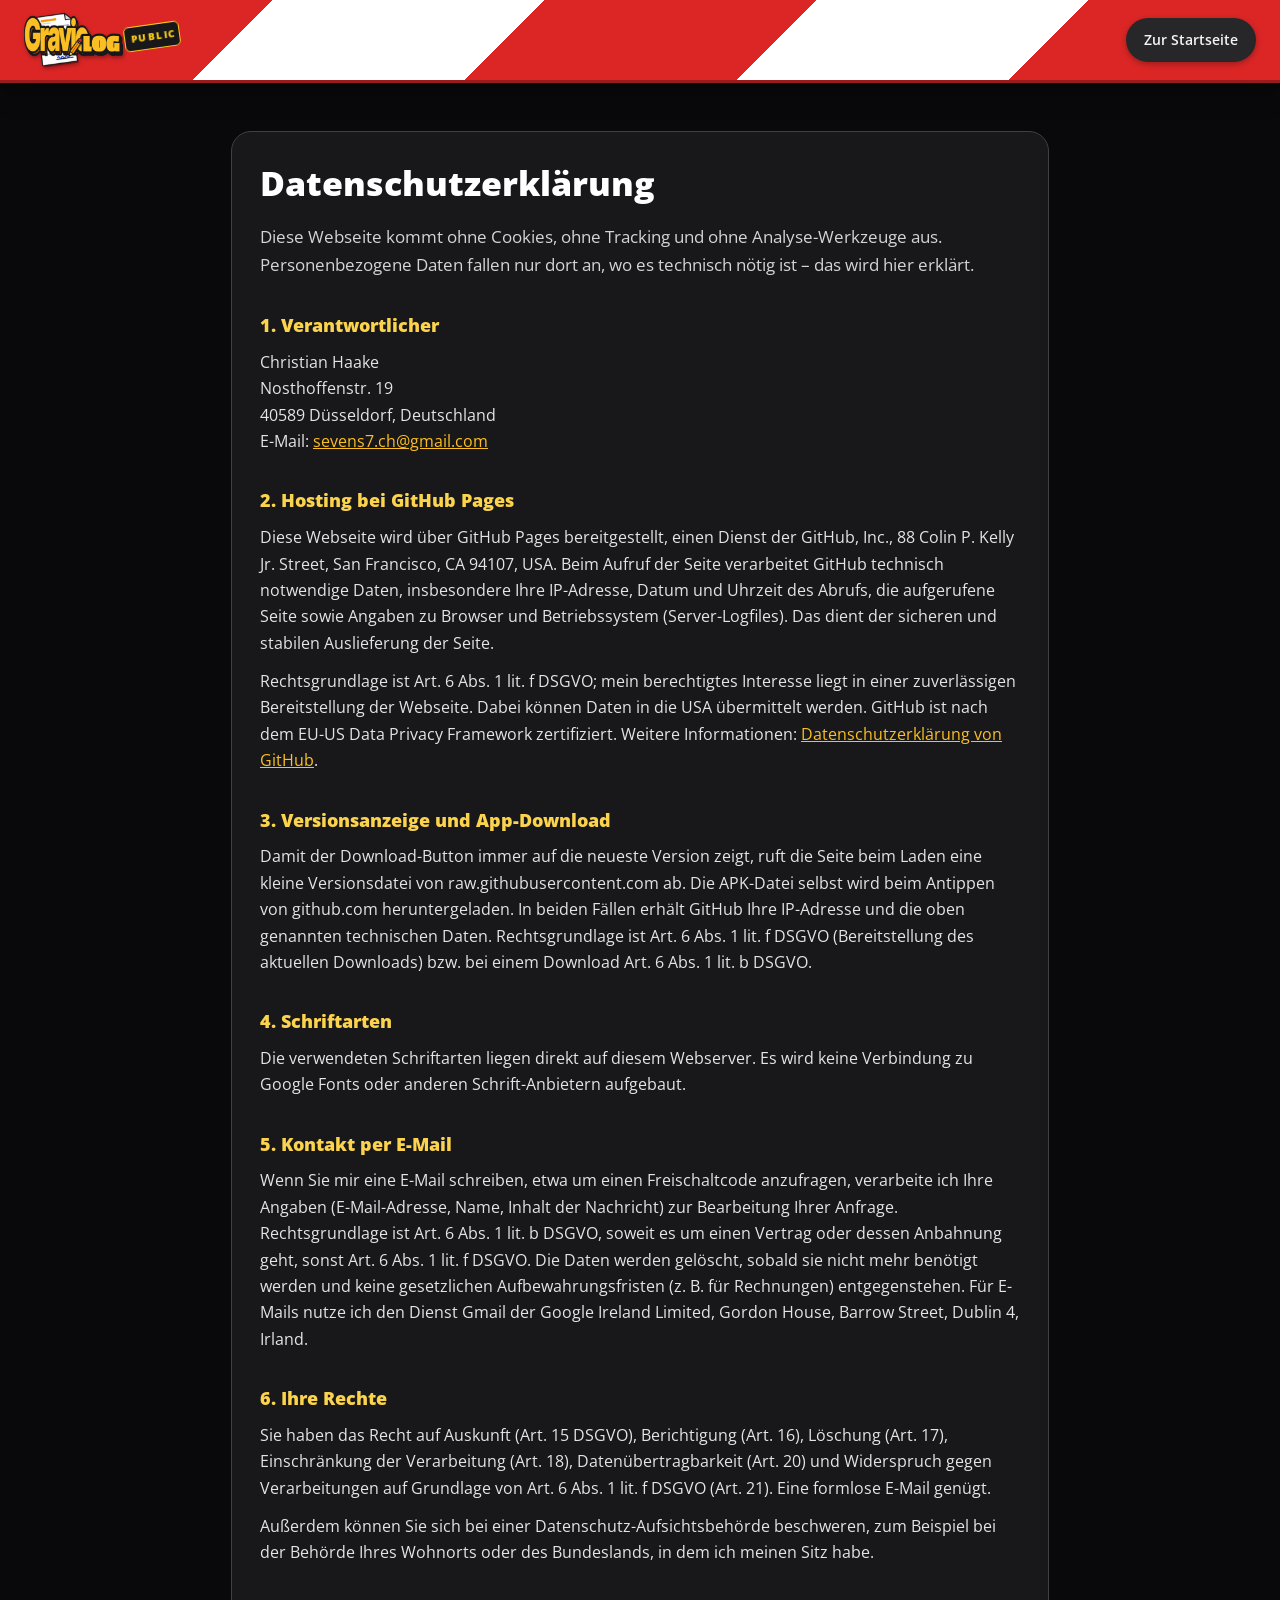
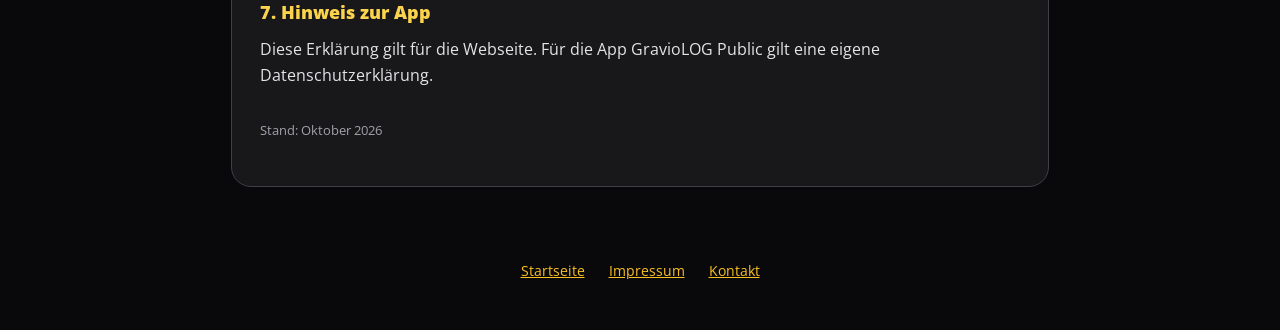
<file: datenschutz.html>
<!doctype html>
<html lang="de">
<head>
<meta charset="utf-8">
<meta name="viewport" content="width=device-width, initial-scale=1">
<title>Datenschutz – GravioLOG Public</title>
<meta name="robots" content="noindex">
<link rel="icon" href="logo.png">
<link rel="stylesheet" href="rechtliches.css">
</head>
<body>
<!-- © 2026 Christian Haake, alle Rechte vorbehalten -->
<header class="stripes">
  <a href="index.html" class="logo" aria-label="Zur Startseite"><img src="logo.png" alt="GravioLOG"><span class="badge">PUBLIC</span></a>
  <a href="index.html" class="pill">Zur Startseite</a>
</header>
<main>
  <h1>Datenschutzerklärung</h1>
  <p class="lead">Diese Webseite kommt ohne Cookies, ohne Tracking und ohne Analyse-Werkzeuge aus. Personenbezogene Daten fallen nur dort an, wo es technisch nötig ist – das wird hier erklärt.</p>

  <h2>1. Verantwortlicher</h2>
  <p>Christian Haake<br>
  Nosthoffenstr. 19<br>
  40589 Düsseldorf, Deutschland<br>
  E-Mail: <a href="mailto:sevens7.ch@gmail.com">sevens7.ch@gmail.com</a></p>

  <h2>2. Hosting bei GitHub Pages</h2>
  <p>Diese Webseite wird über GitHub Pages bereitgestellt, einen Dienst der GitHub, Inc., 88 Colin P. Kelly Jr. Street, San Francisco, CA 94107, USA. Beim Aufruf der Seite verarbeitet GitHub technisch notwendige Daten, insbesondere Ihre IP-Adresse, Datum und Uhrzeit des Abrufs, die aufgerufene Seite sowie Angaben zu Browser und Betriebssystem (Server-Logfiles). Das dient der sicheren und stabilen Auslieferung der Seite.</p>
  <p>Rechtsgrundlage ist Art. 6 Abs. 1 lit. f DSGVO; mein berechtigtes Interesse liegt in einer zuverlässigen Bereitstellung der Webseite. Dabei können Daten in die USA übermittelt werden. GitHub ist nach dem EU-US Data Privacy Framework zertifiziert. Weitere Informationen: <a href="https://docs.github.com/de/site-policy/privacy-policies/github-general-privacy-statement" rel="noopener">Datenschutzerklärung von GitHub</a>.</p>

  <h2>3. Versionsanzeige und App-Download</h2>
  <p>Damit der Download-Button immer auf die neueste Version zeigt, ruft die Seite beim Laden eine kleine Versionsdatei von raw.githubusercontent.com ab. Die APK-Datei selbst wird beim Antippen von github.com heruntergeladen. In beiden Fällen erhält GitHub Ihre IP-Adresse und die oben genannten technischen Daten. Rechtsgrundlage ist Art. 6 Abs. 1 lit. f DSGVO (Bereitstellung des aktuellen Downloads) bzw. bei einem Download Art. 6 Abs. 1 lit. b DSGVO.</p>

  <h2>4. Schriftarten</h2>
  <p>Die verwendeten Schriftarten liegen direkt auf diesem Webserver. Es wird keine Verbindung zu Google Fonts oder anderen Schrift-Anbietern aufgebaut.</p>

  <h2>5. Kontakt per E-Mail</h2>
  <p>Wenn Sie mir eine E-Mail schreiben, etwa um einen Freischaltcode anzufragen, verarbeite ich Ihre Angaben (E-Mail-Adresse, Name, Inhalt der Nachricht) zur Bearbeitung Ihrer Anfrage. Rechtsgrundlage ist Art. 6 Abs. 1 lit. b DSGVO, soweit es um einen Vertrag oder dessen Anbahnung geht, sonst Art. 6 Abs. 1 lit. f DSGVO. Die Daten werden gelöscht, sobald sie nicht mehr benötigt werden und keine gesetzlichen Aufbewahrungsfristen (z. B. für Rechnungen) entgegenstehen. Für E-Mails nutze ich den Dienst Gmail der Google Ireland Limited, Gordon House, Barrow Street, Dublin 4, Irland.</p>

  <h2>6. Ihre Rechte</h2>
  <p>Sie haben das Recht auf Auskunft (Art. 15 DSGVO), Berichtigung (Art. 16), Löschung (Art. 17), Einschränkung der Verarbeitung (Art. 18), Datenübertragbarkeit (Art. 20) und Widerspruch gegen Verarbeitungen auf Grundlage von Art. 6 Abs. 1 lit. f DSGVO (Art. 21). Eine formlose E-Mail genügt.</p>
  <p>Außerdem können Sie sich bei einer Datenschutz-Aufsichtsbehörde beschweren, zum Beispiel bei der Behörde Ihres Wohnorts oder des Bundeslands, in dem ich meinen Sitz habe.</p>

  <h2>7. Hinweis zur App</h2>
  <p>Diese Erklärung gilt für die Webseite. Für die App GravioLOG Public gilt eine eigene Datenschutzerklärung.</p>

  <p class="small">Stand: Oktober 2026</p>
</main>
<footer>
  <a href="index.html">Startseite</a>
  <a href="impressum.html">Impressum</a>
  <a href="mailto:sevens7.ch@gmail.com">Kontakt</a>
</footer>
</body>
</html>
</file>
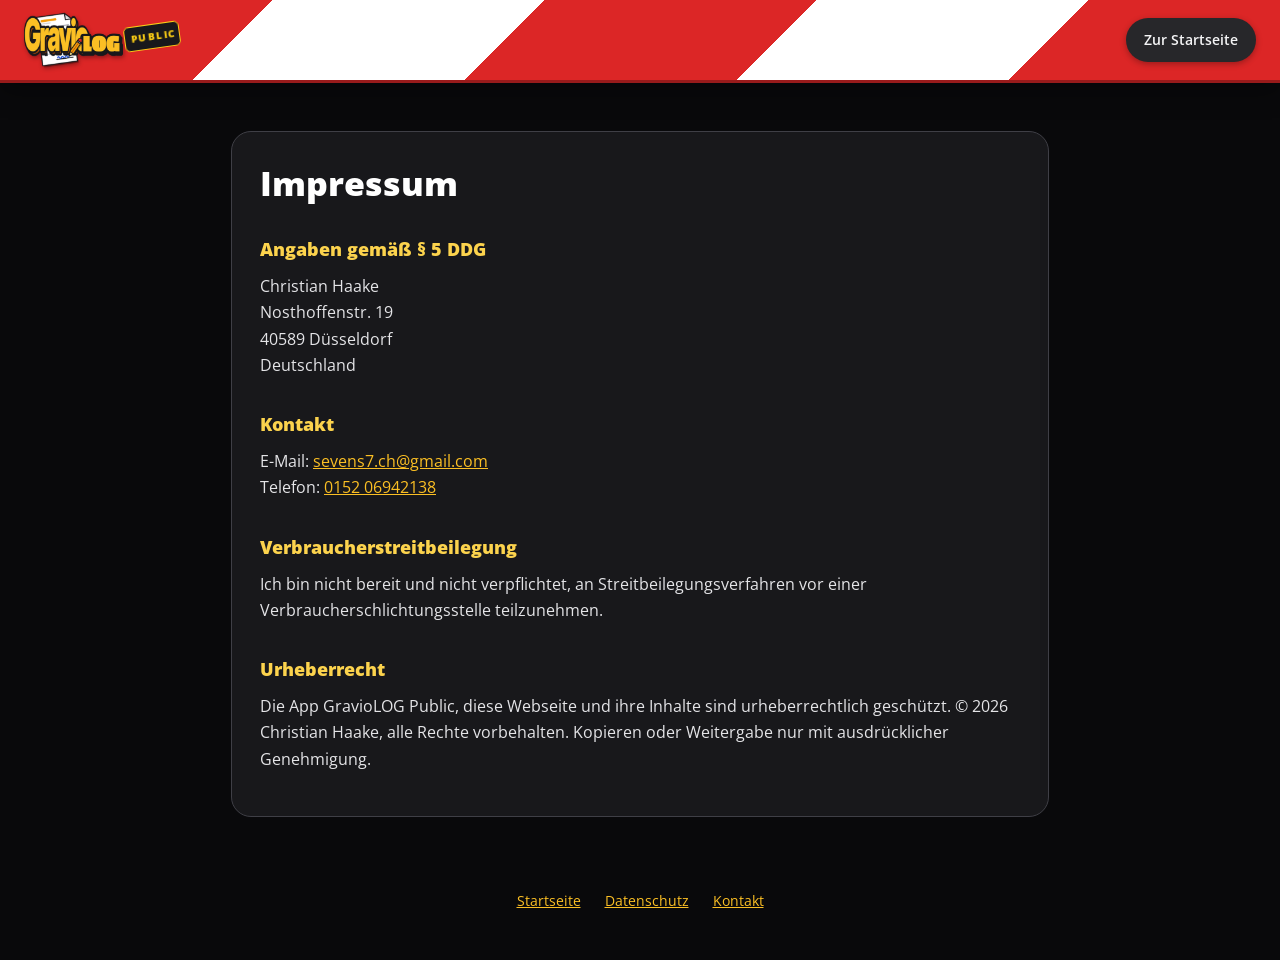
<file: impressum.html>
<!doctype html>
<html lang="de">
<head>
<meta charset="utf-8">
<meta name="viewport" content="width=device-width, initial-scale=1">
<title>Impressum – GravioLOG Public</title>
<meta name="robots" content="noindex">
<link rel="icon" href="logo.png">
<link rel="stylesheet" href="rechtliches.css">
</head>
<body>
<!-- © 2026 Christian Haake, alle Rechte vorbehalten -->
<header class="stripes">
  <a href="index.html" class="logo" aria-label="Zur Startseite"><img src="logo.png" alt="GravioLOG"><span class="badge">PUBLIC</span></a>
  <a href="index.html" class="pill">Zur Startseite</a>
</header>
<main>
  <h1>Impressum</h1>

  <h2>Angaben gemäß § 5 DDG</h2>
  <p>Christian Haake<br>
  Nosthoffenstr. 19<br>
  40589 Düsseldorf<br>
  Deutschland</p>

  <h2>Kontakt</h2>
  <p>E-Mail: <a href="mailto:sevens7.ch@gmail.com">sevens7.ch@gmail.com</a><br>
  Telefon: <a href="tel:+4915206942138">0152 06942138</a></p>

  <h2>Verbraucherstreitbeilegung</h2>
  <p>Ich bin nicht bereit und nicht verpflichtet, an Streitbeilegungsverfahren vor einer Verbraucherschlichtungsstelle teilzunehmen.</p>

  <h2>Urheberrecht</h2>
  <p>Die App GravioLOG Public, diese Webseite und ihre Inhalte sind urheberrechtlich geschützt. © 2026 Christian Haake, alle Rechte vorbehalten. Kopieren oder Weitergabe nur mit ausdrücklicher Genehmigung.</p>
</main>
<footer>
  <a href="index.html">Startseite</a>
  <a href="datenschutz.html">Datenschutz</a>
  <a href="mailto:sevens7.ch@gmail.com">Kontakt</a>
</footer>
</body>
</html>
</file>
<file: rechtliches.css>
/* © 2026 Christian Haake, alle Rechte vorbehalten */
@font-face { font-family: 'Open Sans'; src: url('fonts/OpenSans-Variable.ttf') format('truetype'); font-weight: 300 800; font-display: swap; }
html { -webkit-text-size-adjust: 100%; }
body { margin: 0; background: #09090b; color: #e4e4e7; font-family: 'Open Sans', system-ui, sans-serif; line-height: 1.65; }
a { color: #fbbf24; } a:hover { color: #fcd34d; }
.stripes { position: sticky; top: 0; z-index: 5; display: flex; align-items: center; justify-content: space-between; gap: 12px; padding: 12px 24px;
  background: linear-gradient(135deg, #dc2626 0 20%, #ffffff 20% 40%, #dc2626 40% 60%, #ffffff 60% 80%, #dc2626 80% 100%);
  border-bottom: 3px solid #991b1b; box-shadow: 0 8px 24px rgba(0,0,0,.35); }
.logo { position: relative; display: inline-flex; }
.logo img { height: 56px; width: auto; filter: drop-shadow(1px 2px 2px rgba(0,0,0,.35)); }
.badge { position: absolute; right: -58px; bottom: 20px; background: #18181b; color: #facc15; border: 1px solid #facc15; border-radius: 5px;
  font-size: 10px; font-weight: 800; letter-spacing: .14em; padding: 3px 4px 3px 6px; transform: rotate(-8deg); }
.pill { display: inline-flex; align-items: center; min-height: 44px; padding: 0 18px; border-radius: 999px; background: #27272a; color: #f4f4f5;
  font-size: 14px; font-weight: 600; text-decoration: none; box-shadow: 0 2px 6px rgba(0,0,0,.3); }
.pill:hover { color: #ffffff; background: #3f3f46; }
main { max-width: 760px; margin: 48px auto; padding: 32px 28px; background: #18181b; border: 1px solid #3f3f46; border-radius: 20px; }
@media (max-width: 600px) { main { margin: 24px 16px; padding: 24px 18px; } }
h1 { margin: 0 0 20px; font-size: 34px; line-height: 1.15; font-weight: 800; color: #ffffff; }
h2 { margin: 32px 0 8px; font-size: 18px; font-weight: 800; color: #fcd34d; }
p { margin: 0 0 12px; }
.lead { font-size: 17px; color: #d4d4d8; }
.small { margin-top: 32px; font-size: 13px; color: #a1a1aa; }
footer { display: flex; flex-wrap: wrap; justify-content: center; gap: 24px; padding: 24px 16px 48px; font-size: 14px; }
</file>
